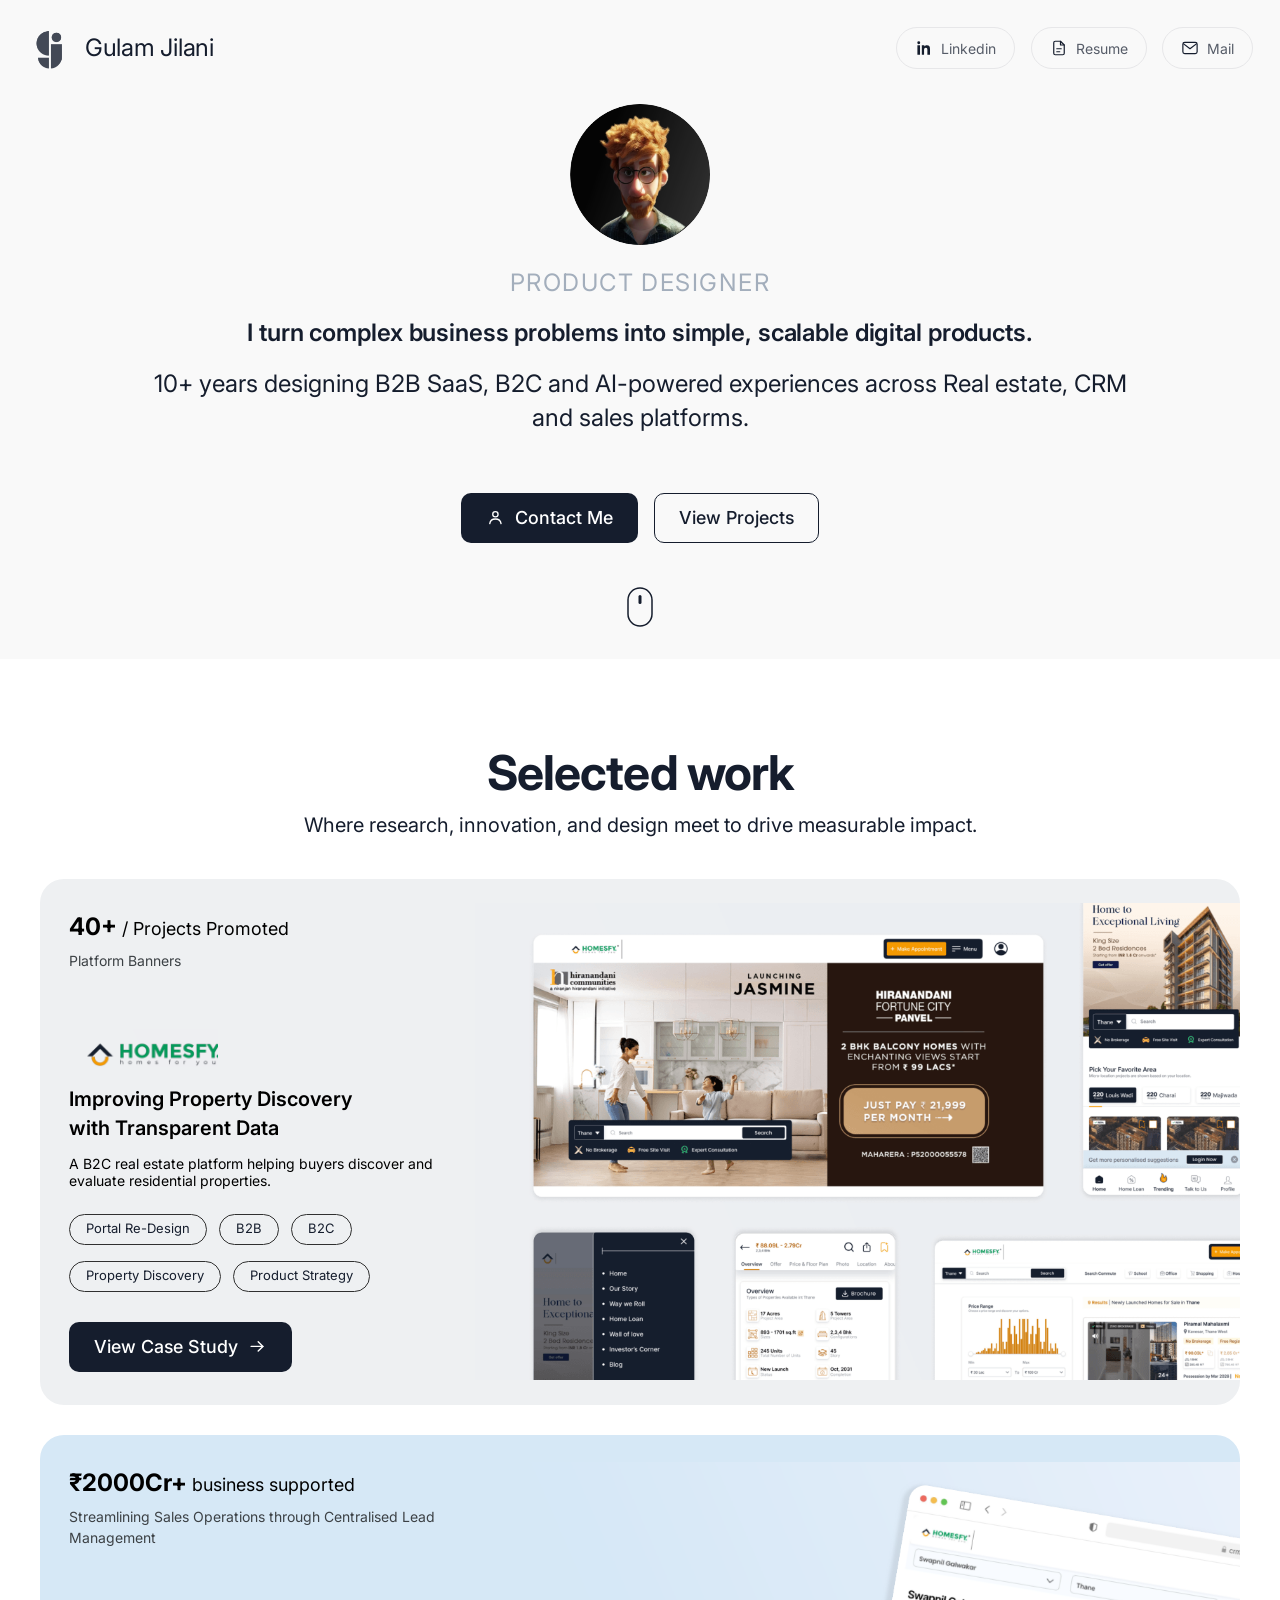
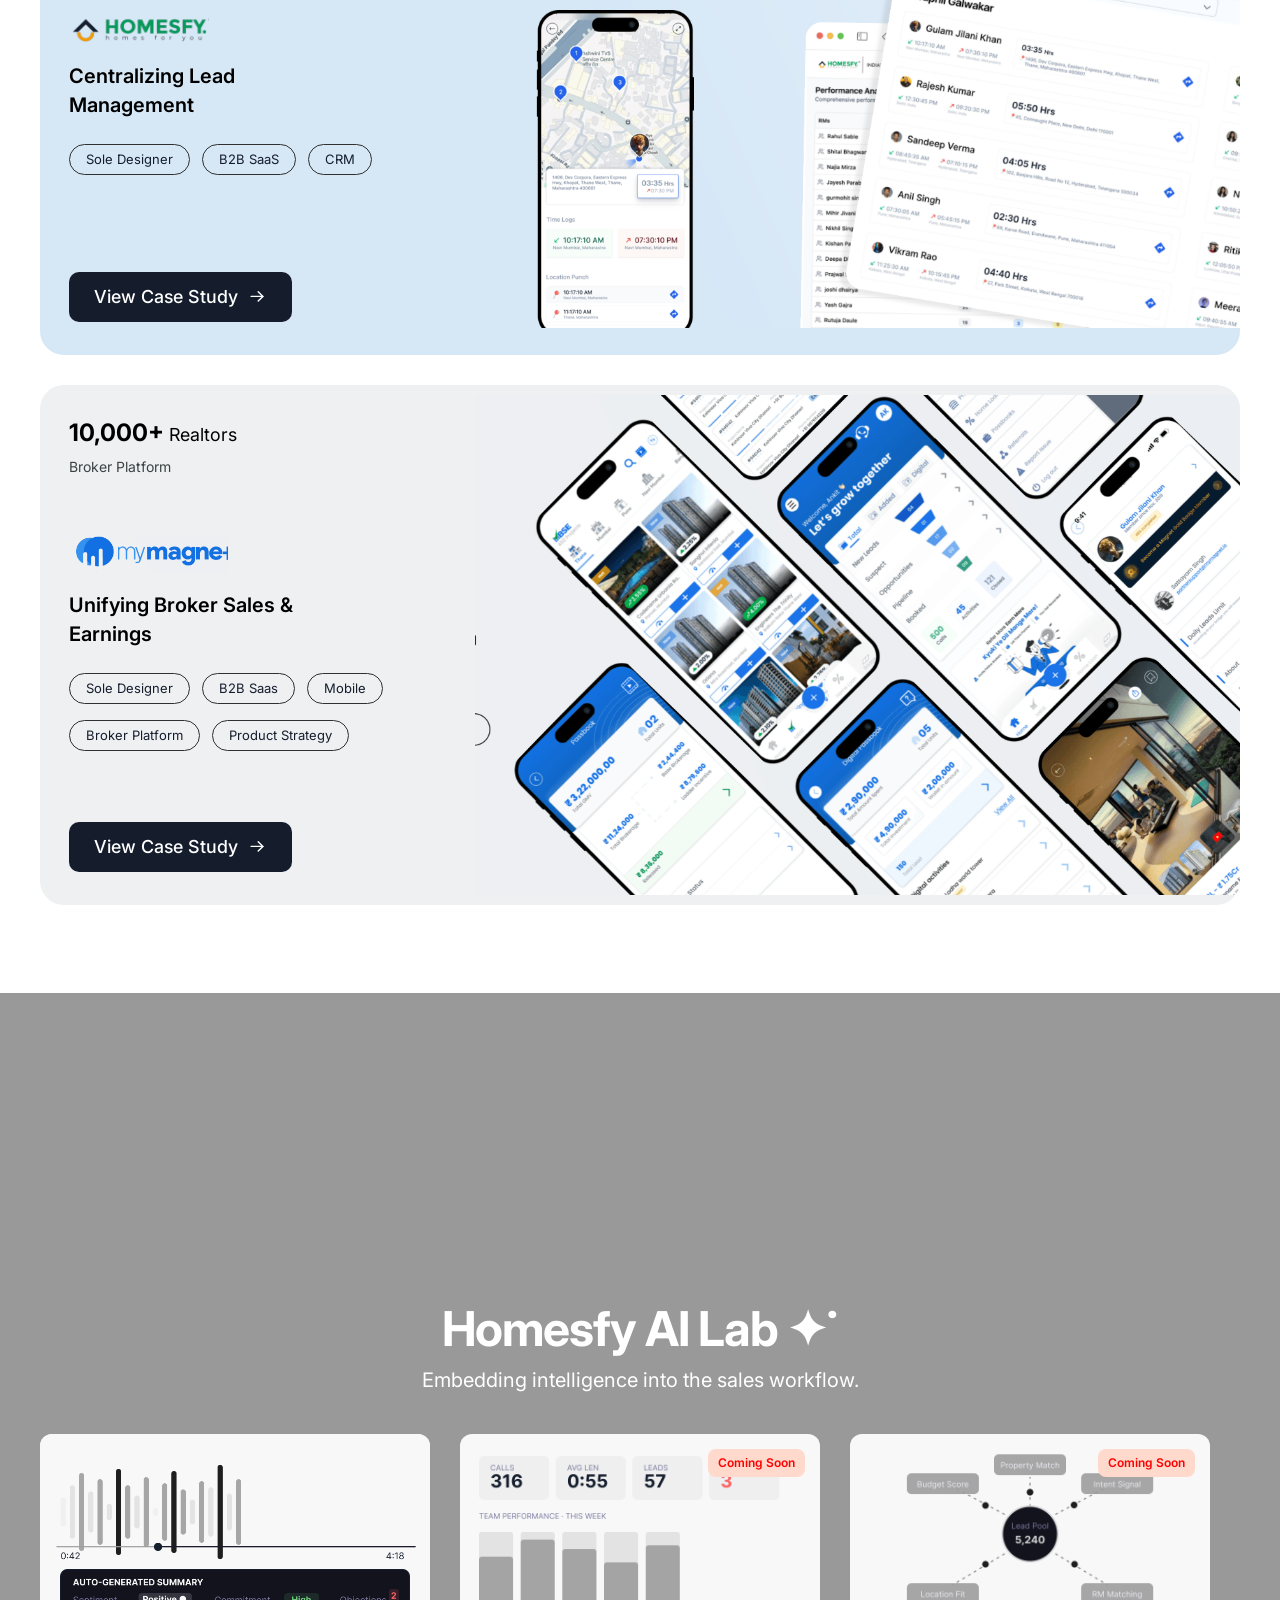
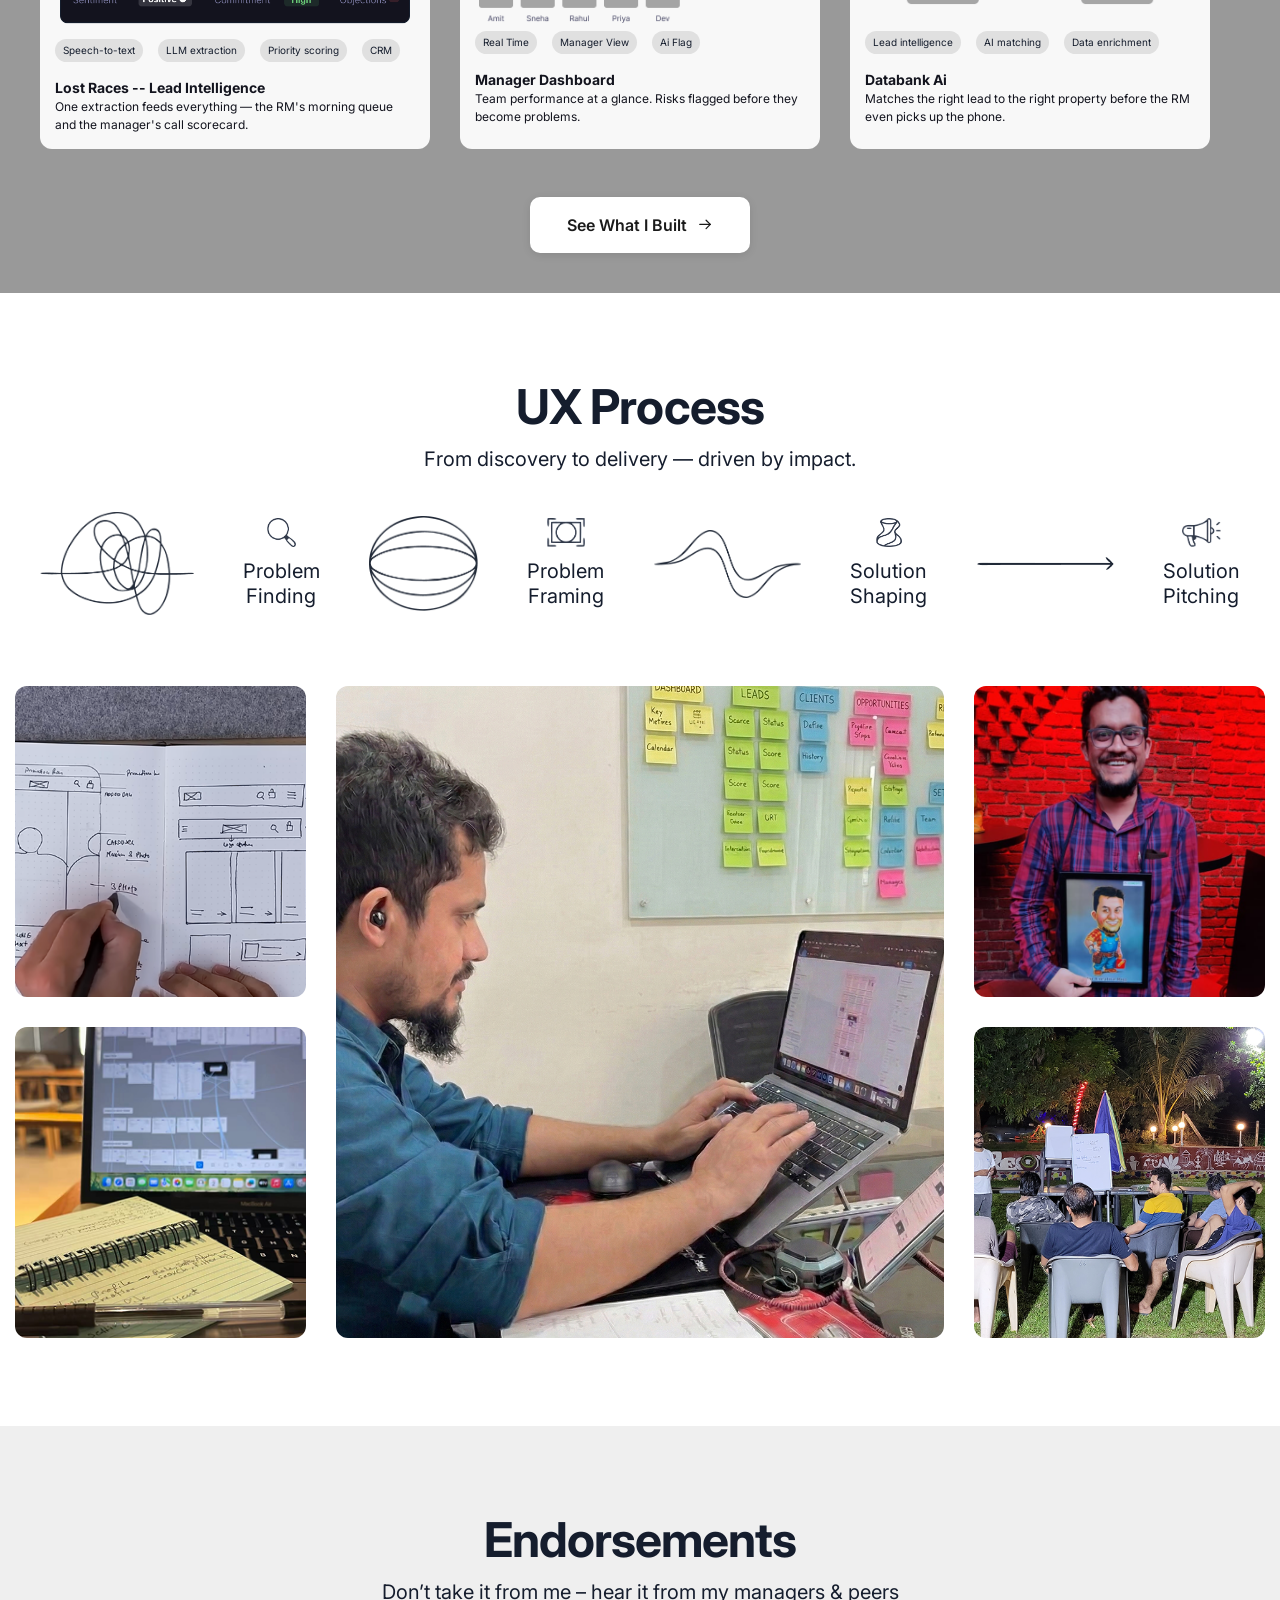
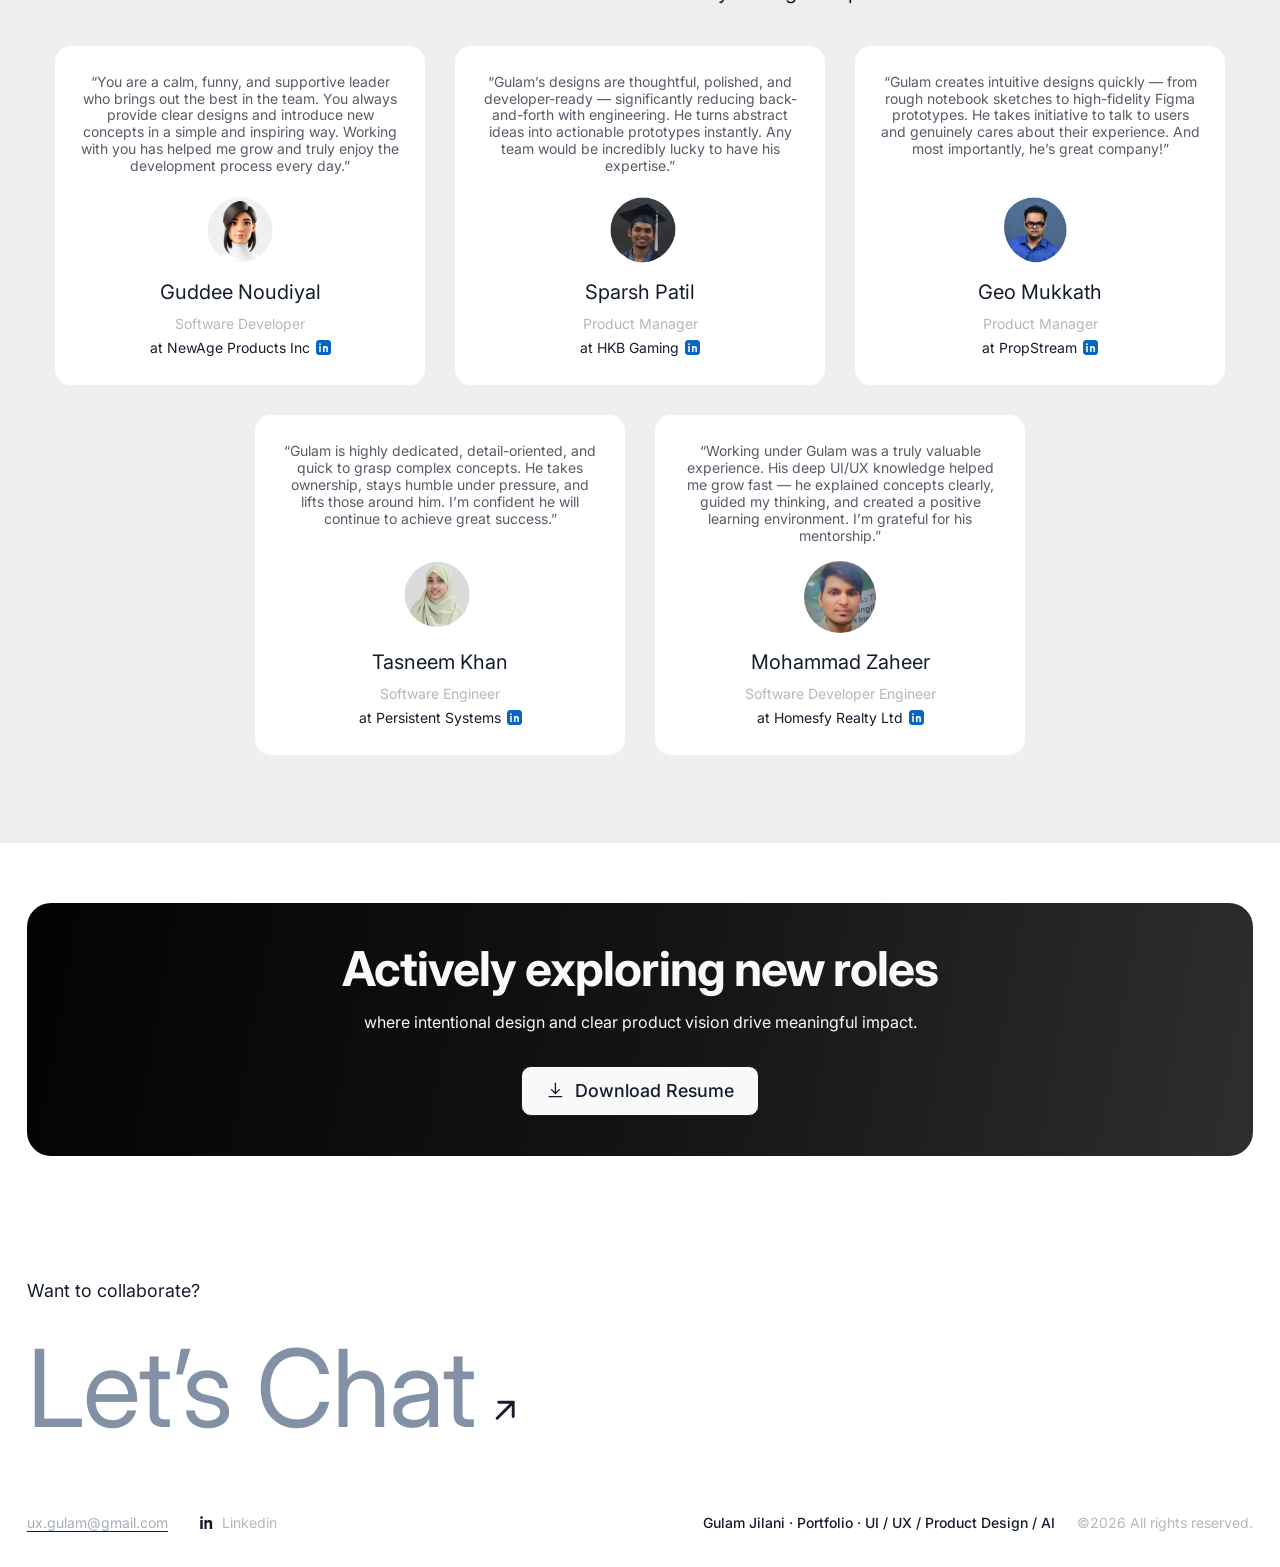
<file: index.html>
<!DOCTYPE html>
<html lang="en">
<head>
<meta charset="UTF-8" />
<meta name="viewport" content="width=device-width, initial-scale=1, viewport-fit=cover" />
<title>Gulam Jilani · Product Designer</title>
<meta name="description" content="Product Designer with 10+ years designing B2B SaaS, B2C and AI-powered experiences across real estate, CRM and sales platforms." />
<meta name="theme-color" content="#f9f9f9" />

<meta property="og:title" content="Gulam Jilani · Product Designer" />
<meta property="og:description" content="I turn complex business problems into simple, scalable digital products." />
<meta property="og:type" content="website" />
<meta property="og:image" content="assets/images/profile.png" />

<link rel="icon" href="assets/images/logo_header.png" />
<link rel="preconnect" href="https://fonts.googleapis.com" />
<link rel="preconnect" href="https://fonts.gstatic.com" crossorigin />
<link href="https://fonts.googleapis.com/css2?family=Inter:wght@400;500;600;700&display=swap" rel="stylesheet" />
<link rel="stylesheet" href="assets/css/v3.css" />
</head>
<body>
<!-- ============ HEADER ============ -->
<header class="site-header">
  <div class="wrap wrap--frame header-inner">
    <a class="brand" href="#top" aria-label="Gulam Jilani — home">
      <img class="brand-mark" src="assets/images/logo_header.png" alt="" width="44" height="44" />
      <span class="brand-name">Gulam Jilani</span>
    </a>

    <nav class="header-actions" aria-label="Navigation">
      <!-- TODO: replace # with the real LinkedIn profile URL -->
      <!-- aria-label is required: .pill-label is display:none below 640px, which
           removes it from the accessibility tree, leaving the link unnamed. -->
      <a class="pill" href="https://www.linkedin.com/in/gulam-jilani-55a26b123/" target="_blank" rel="noopener" aria-label="Linkedin">
        <svg class="ic" viewBox="0 0 24 24" aria-hidden="true"><path fill="currentColor" d="M6.94 5a1.94 1.94 0 1 1-3.88 0 1.94 1.94 0 0 1 3.88 0ZM3.2 8.4h3.5V21H3.2V8.4Zm5.9 0h3.36v1.72h.05c.47-.86 1.6-1.77 3.3-1.77 3.53 0 4.19 2.24 4.19 5.15V21h-3.5v-6.06c0-1.45-.03-3.3-2.05-3.3-2.06 0-2.37 1.57-2.37 3.2V21H9.1V8.4Z"/></svg>
        <span class="pill-label">Linkedin</span>
      </a>

      <!-- TODO: point href at the resume PDF, e.g. assets/Gulam-Jilani-Resume.pdf -->
      <a class="pill" target="_blank" href="https://drive.google.com/file/d/1tel5gXtBqFxPdMZ285OQE-GDXLcQVDHw/view?usp=sharing?usp=sharing&ouid=104128095403604787964&rtpof=true&sd=true" aria-label="Resume" title="Resume">
        <svg class="ic" viewBox="0 0 24 24" fill="none" stroke="currentColor" stroke-width="1.6" stroke-linecap="round" stroke-linejoin="round" aria-hidden="true"><path d="M14 3H7a2 2 0 0 0-2 2v14a2 2 0 0 0 2 2h10a2 2 0 0 0 2-2V8l-5-5Z"/><path d="M14 3v5h5"/><path d="M9 13h6M9 17h4"/></svg>
        <span class="pill-label">Resume</span>
      </a>

      <a class="pill" href="mailto:ux.gulam@gmail.com" aria-label="Mail (ux.gulam@gmail.com)" title="ux.gulam@gmail.com">
        <svg class="ic" viewBox="0 0 24 24" fill="none" stroke="currentColor" stroke-width="1.6" stroke-linecap="round" stroke-linejoin="round" aria-hidden="true"><rect x="2.5" y="4.5" width="19" height="15" rx="2.5"/><path d="m3.5 6.5 8.5 6.5 8.5-6.5"/></svg>
        <span class="pill-label">Mail</span>
      </a>
    </nav>
  </div>
</header>

<main id="top">

  <!-- ============ HERO ============ -->
  <section class="hero">
    <div class="wrap hero-inner">
      <img class="hero-photo" src="assets/images/profile.png" alt="Portrait of Gulam Jilani" width="150" height="150" />
      <p class="hero-eyebrow">Product Designer</p>
      <h1 class="hero-title">I turn complex business problems into simple, scalable digital products.</h1>
      <p class="hero-sub">10+ years designing B2B SaaS, B2C and AI-powered experiences across Real estate, CRM and sales platforms.</p>

      <div class="hero-actions">
        <a class="btn btn-dark" href="mailto:ux.gulam@gmail.com" aria-label="Mail (ux.gulam@gmail.com)" title="ux.gulam@gmail.com" href="#contact">
          <svg class="ic" viewBox="0 0 24 24" fill="none" stroke="currentColor" stroke-width="1.7" stroke-linecap="round" stroke-linejoin="round" aria-hidden="true"><circle cx="12" cy="8" r="3.4"/><path d="M4.8 20c.5-3.7 3.4-6 7.2-6s6.7 2.3 7.2 6"/></svg>
          Contact Me
        </a>
        <a class="btn btn-ghost" href="#work">View Projects</a>
      </div>

      <div class="scroll-cue" aria-hidden="true">
        <svg viewBox="0 0 26 40" fill="none"><rect x="1" y="1" width="24" height="38" rx="12" stroke="currentColor" stroke-width="1.5"/><rect class="wheel" x="11.5" y="8" width="3" height="9" rx="1.5" fill="currentColor"/></svg>
      </div>
    </div>
  </section>

  <!-- ============ SELECTED WORK ============ -->
  <section class="section" id="work">
    <div class="wrap">
      <header class="section-head">
        <h2>Selected work</h2>
        <p>Where research, innovation, and design meet to drive measurable impact.</p>
      </header>

      <!-- Project 1 -->
      <article class="project">
        <div class="project-body">
          <p class="stat"><b>40+</b> <span>/ Projects Promoted</span></p>
          <p class="stat-caption">Platform Banners</p>

          <img class="project-logo" src="assets/images/p1_logo.png" alt="Homesfy" width="202" height="41" />
          <h3 class="project-title">Improving Property Discovery with Transparent Data</h3>
          <p class="project-desc">A B2C real estate platform helping buyers discover and evaluate residential properties.</p>

          <ul class="tags">
            <li class="tag">Portal Re-Design</li>
            <li class="tag-sep" aria-hidden="true"></li>
            <li class="tag">B2B</li>
            <li class="tag-sep" aria-hidden="true"></li>
            <li class="tag">B2C</li>
            <li class="tag-sep" aria-hidden="true"></li>
            <li class="tag">Property Discovery</li>
            <li class="tag-sep" aria-hidden="true"></li>
            <li class="tag">Product Strategy</li>
          </ul>

          <a class="btn btn-dark btn-case" target="_blank" href="https://www.figma.com/proto/WLXTiDQje4rRaQOKyWuvXF/CRM_Case_Study?node-id=1-254&viewport=212%2C181%2C0.11&t=X1Kdru171p0Vx9fC-1&scaling=min-zoom&content-scaling=fixed&page-id=0%3A1">
            View Case Study
            <svg class="ic" viewBox="0 0 24 24" fill="none" stroke="currentColor" stroke-width="1.8" stroke-linecap="round" stroke-linejoin="round" aria-hidden="true"><path d="M4 12h15"/><path d="m13 6 6 6-6 6"/></svg>
          </a>
        </div>
        <div class="project-media">
          <img src="assets/images/p1_visual.png" alt="Homesfy property discovery portal screens" loading="lazy" />
        </div>
      </article>

      <!-- Project 2 -->
      <article class="project project--blue">
        <div class="project-body">
          <p class="stat"><b>&#8377;2000Cr+</b> <span>business supported</span></p>
          <p class="stat-caption">Streamlining Sales Operations through Centralised Lead Management</p>

          <img class="project-logo" src="assets/images/p2_logo.png" alt="Homesfy" width="202" height="41" />
          <h3 class="project-title">Centralizing Lead Management</h3>

          <ul class="tags">
            <li class="tag">Sole Designer</li>
            <li class="tag-sep" aria-hidden="true"></li>
            <li class="tag">B2B SaaS</li>
            <li class="tag-sep" aria-hidden="true"></li>
            <li class="tag">CRM</li>
          </ul>

          <a class="btn btn-dark btn-case" target="_blank" href="https://www.figma.com/proto/WLXTiDQje4rRaQOKyWuvXF/CRM_Case_Study?node-id=1-499&viewport=-107%2C237%2C0.3&t=BEieFvi2sIynjUaI-1&scaling=min-zoom&content-scaling=fixed&page-id=0%3A1">
            View Case Study
            <svg class="ic" viewBox="0 0 24 24" fill="none" stroke="currentColor" stroke-width="1.8" stroke-linecap="round" stroke-linejoin="round" aria-hidden="true"><path d="M4 12h15"/><path d="m13 6 6 6-6 6"/></svg>
          </a>
        </div>
        <div class="project-media">
          <img src="assets/images/p2_visual.png" alt="Homesfy CRM dashboard and mobile lead tracking screens" loading="lazy" />
        </div>
      </article>

      <!-- Project 3 -->
      <article class="project">
        <div class="project-body">
          <p class="stat"><b>10,000+</b> <span>Realtors</span></p>
          <p class="stat-caption">Broker Platform</p>

          <img class="project-logo" src="assets/images/p3_logo.png" alt="mymagnet" width="202" height="41" />
          <h3 class="project-title">Unifying Broker Sales &amp; Earnings</h3>

          <ul class="tags">
            <li class="tag">Sole Designer</li>
            <li class="tag-sep" aria-hidden="true"></li>
            <li class="tag">B2B Saas</li>
            <li class="tag-sep" aria-hidden="true"></li>
            <li class="tag">Mobile</li>
            <li class="tag-sep" aria-hidden="true"></li>
            <li class="tag">Broker Platform</li>
            <li class="tag-sep" aria-hidden="true"></li>
            <li class="tag">Product Strategy</li>
          </ul>

          <a class="btn btn-dark btn-case" target="_blank" href="mymagnet.html  ">
            View Case Study
            <svg class="ic" viewBox="0 0 24 24" fill="none" stroke="currentColor" stroke-width="1.8" stroke-linecap="round" stroke-linejoin="round" aria-hidden="true"><path d="M4 12h15"/><path d="m13 6 6 6-6 6"/></svg>
          </a>
        </div>
        <div class="project-media">
          <img src="assets/images/p3_visual.png" alt="mymagnet broker app screens showing sales and earnings" loading="lazy" />
        </div>
      </article>
    </div>
  </section>
  <!-- ============ AI LAB ============ -->
  <section class="ai-lab" id="ai-lab">
    
    <div class="ai-lab-hero">
      <video autoplay muted loop playsinline src="/assets/images/AI_Lab.mp4"></video>
    </div>
    <div class="wrap">
      <header class="section-head">
        <h2>Homesfy AI Lab ✦˙</h2>
        <p>Embedding intelligence into the sales workflow.</p>
    </header>
   <article>
    <ul class="no-align">
      <!-- ============ First ============ -->
      <li>
        <span class="card">
          <img src="/assets/images/Lead_Score.png"/>
        </span>
        <sub class="tag">
          <ul>
            <li>Speech-to-text</li>
            <li>LLM extraction</li>
            <li>Priority scoring</li>
            <li>CRM</li>
          </ul>
        </sub>
        <h3>
          Lost Races -- Lead Intelligence
        </h3>
        <p>
          One extraction feeds everything — the RM's morning queue and the manager's call scorecard.
        </p>
      </li>
      <!-- ============ First ============ -->
       <!-- ============ Second ============ -->
      <li>
        <span class="status-coming">
          Coming Soon 
        </span>
        <span class="card">
          <img src="/assets/images/Digital_Dashboard.png"/>
        </span>
        <sub class="tag">
          <ul>
            <li>Real Time</li>
            <li>Manager View</li>
            <li>Ai Flag</li>
          </ul>
        </sub>
        <h3>
          Manager Dashboard
        </h3>
        <p>
          Team performance at a glance. Risks flagged before they become problems.
        </p>
      </li>
      <!-- ============ Second ============ -->
       <!-- ============ Third ============ -->
      <li>
        <span class="status-coming">
          Coming Soon 
        </span>
        <span class="card">
          <img src="/assets/images/DataBankAI.png"/>
        </span>
        <sub class="tag">
          <ul>
            <li>Lead intelligence</li>
            <li>AI matching</li>
            <li>Data enrichment</li>
          </ul>
        </sub>
        <h3>
          Databank Ai
        </h3>
        <p>
          Matches the right lead to the right property before the RM even picks up the phone.
        </p>
      </li>
      <!-- ============ Third ============ -->
    </ul>
   </article>
    <div class="ai-lab-cta">
      <a class="btn btn-pill" href="ai-lab.html">
        See What I Built
        <svg class="ic" viewBox="0 0 24 24" fill="none" stroke="currentColor" stroke-width="1.8" stroke-linecap="round" stroke-linejoin="round" aria-hidden="true"><path d="M4 12h15"/><path d="m13 6 6 6-6 6"/></svg>
      </a>
    </div>
    </div>
  </section>

  <!-- ============ CTA ============ -->
  <!-- ============ UX PROCESS ============ -->
  <section class="section section--process">
    <div class="wrap">
      <header class="section-head">
        <h2>UX Process</h2>
        <p>From discovery to delivery &mdash; driven by impact.</p>
      </header>

      <ol class="flow">
        <li class="flow-art"><img src="assets/images/art_squiggle.png" alt="" loading="lazy" /></li>
        <li class="flow-step">
          <img class="flow-icon" src="assets/images/ic_find.png" alt="" loading="lazy" />
          <span>Problem<br />Finding</span>
        </li>

        <li class="flow-art"><img src="assets/images/art_sphere.png" alt="" loading="lazy" /></li>
        <li class="flow-step">
          <img class="flow-icon" src="assets/images/ic_frame.png" alt="" loading="lazy" />
          <span>Problem<br />Framing</span>
        </li>

        <li class="flow-art"><img src="assets/images/art_wave.png" alt="" loading="lazy" /></li>
        <li class="flow-step">
          <img class="flow-icon" src="assets/images/ic_shape.png" alt="" loading="lazy" />
          <span>Solution<br />Shaping</span>
        </li>

        <li class="flow-art"><img src="assets/images/art_arrow.png" alt="" loading="lazy" /></li>
        <li class="flow-step">
          <img class="flow-icon" src="assets/images/ic_pitch.png" alt="" loading="lazy" />
          <span>Solution<br />Pitching</span>
        </li>
      </ol>
    </div>

    <div class="collage" aria-label="Design process in practice">
      <div class="collage-col collage-col--left">
        <figure><img src="assets/images/ux_topleft.png" alt="Hand-sketched wireframes in a notebook" loading="lazy" /></figure>
        <figure><img src="assets/images/ux_botleft.png" alt="User flows on a laptop beside handwritten research notes" loading="lazy" /></figure>
      </div>
      <div class="collage-col collage-col--center">
        <figure><img src="assets/images/ux_center.png" alt="Gulam working at his desk in front of a workshop board" loading="lazy" /></figure>
      </div>
      <div class="collage-col collage-col--right">
        <figure><img src="assets/images/ux_topright.png" alt="Gulam holding a framed caricature award" loading="lazy" /></figure>
        <figure><img src="assets/images/ux_botright.png" alt="Presenting to a team at an outdoor session" loading="lazy" /></figure>
      </div>
    </div>
  </section>

  <!-- ============ ENDORSEMENTS ============ -->
  <section class="section section--endorse">
    <div class="wrap">
      <header class="section-head">
        <h2>Endorsements</h2>
        <p>Don&rsquo;t take it from me &ndash; hear it from my managers &amp; peers</p>
      </header>

      <div class="quotes">
        <figure class="quote">
          <blockquote>&ldquo;You are a calm, funny, and supportive leader who brings out the best in the team. You always provide clear designs and introduce new concepts in a simple and inspiring way. Working with you has helped me grow and truly enjoy the development process every day.&rdquo;</blockquote>
          <figcaption>
            <img class="avatar" src="assets/images/avatar_guddee.png" alt="" width="72" height="72" loading="lazy" />
            <span class="quote-name">Guddee Noudiyal</span>
            <span class="quote-role">Software Developer</span>
            <span class="quote-at">at NewAge Products Inc
              <a href="#" aria-label="Guddee Noudiyal on LinkedIn" class="li-badge"><svg viewBox="0 0 24 24" aria-hidden="true"><rect width="24" height="24" rx="4" fill="#0A66C2"/><path fill="#fff" d="M7.6 9.4H5.2V19h2.4V9.4Zm.2-2.7a1.4 1.4 0 1 0-2.8 0 1.4 1.4 0 0 0 2.8 0ZM19 19h-2.4v-4.7c0-1.1-.4-1.9-1.4-1.9-.8 0-1.2.5-1.4 1-.1.2-.1.5-.1.8V19H11.3s0-8.2 0-9.6h2.4v1.4c.3-.5 1-1.2 2.3-1.2 1.7 0 3 1.1 3 3.5V19Z"/></svg></a>
            </span>
          </figcaption>
        </figure>

        <figure class="quote">
          <blockquote>&ldquo;Gulam&rsquo;s designs are thoughtful, polished, and developer-ready &mdash; significantly reducing back-and-forth with engineering. He turns abstract ideas into actionable prototypes instantly. Any team would be incredibly lucky to have his expertise.&rdquo;</blockquote>
          <figcaption>
            <img class="avatar" src="assets/images/avatar_sparsh.png" alt="" width="72" height="72" loading="lazy" />
            <span class="quote-name">Sparsh Patil</span>
            <span class="quote-role">Product Manager</span>
            <span class="quote-at">at HKB Gaming
              <a href="#" aria-label="Sparsh Patil on LinkedIn" class="li-badge"><svg viewBox="0 0 24 24" aria-hidden="true"><rect width="24" height="24" rx="4" fill="#0A66C2"/><path fill="#fff" d="M7.6 9.4H5.2V19h2.4V9.4Zm.2-2.7a1.4 1.4 0 1 0-2.8 0 1.4 1.4 0 0 0 2.8 0ZM19 19h-2.4v-4.7c0-1.1-.4-1.9-1.4-1.9-.8 0-1.2.5-1.4 1-.1.2-.1.5-.1.8V19H11.3s0-8.2 0-9.6h2.4v1.4c.3-.5 1-1.2 2.3-1.2 1.7 0 3 1.1 3 3.5V19Z"/></svg></a>
            </span>
          </figcaption>
        </figure>

        <figure class="quote">
          <blockquote>&ldquo;Gulam creates intuitive designs quickly &mdash; from rough notebook sketches to high-fidelity Figma prototypes. He takes initiative to talk to users and genuinely cares about their experience. And most importantly, he&rsquo;s great company!&rdquo;</blockquote>
          <figcaption>
            <img class="avatar" src="assets/images/avatar_geo.png" alt="" width="72" height="72" loading="lazy" />
            <span class="quote-name">Geo Mukkath</span>
            <span class="quote-role">Product Manager</span>
            <span class="quote-at">at PropStream
              <a href="#" aria-label="Geo Mukkath on LinkedIn" class="li-badge"><svg viewBox="0 0 24 24" aria-hidden="true"><rect width="24" height="24" rx="4" fill="#0A66C2"/><path fill="#fff" d="M7.6 9.4H5.2V19h2.4V9.4Zm.2-2.7a1.4 1.4 0 1 0-2.8 0 1.4 1.4 0 0 0 2.8 0ZM19 19h-2.4v-4.7c0-1.1-.4-1.9-1.4-1.9-.8 0-1.2.5-1.4 1-.1.2-.1.5-.1.8V19H11.3s0-8.2 0-9.6h2.4v1.4c.3-.5 1-1.2 2.3-1.2 1.7 0 3 1.1 3 3.5V19Z"/></svg></a>
            </span>
          </figcaption>
        </figure>

        <figure class="quote">
          <blockquote>&ldquo;Gulam is highly dedicated, detail-oriented, and quick to grasp complex concepts. He takes ownership, stays humble under pressure, and lifts those around him. I&rsquo;m confident he will continue to achieve great success.&rdquo;</blockquote>
          <figcaption>
            <img class="avatar" src="assets/images/avatar_tasneem.png" alt="" width="72" height="72" loading="lazy" />
            <span class="quote-name">Tasneem Khan</span>
            <span class="quote-role">Software Engineer</span>
            <span class="quote-at">at Persistent Systems
              <a href="#" aria-label="Tasneem Khan on LinkedIn" class="li-badge"><svg viewBox="0 0 24 24" aria-hidden="true"><rect width="24" height="24" rx="4" fill="#0A66C2"/><path fill="#fff" d="M7.6 9.4H5.2V19h2.4V9.4Zm.2-2.7a1.4 1.4 0 1 0-2.8 0 1.4 1.4 0 0 0 2.8 0ZM19 19h-2.4v-4.7c0-1.1-.4-1.9-1.4-1.9-.8 0-1.2.5-1.4 1-.1.2-.1.5-.1.8V19H11.3s0-8.2 0-9.6h2.4v1.4c.3-.5 1-1.2 2.3-1.2 1.7 0 3 1.1 3 3.5V19Z"/></svg></a>
            </span>
          </figcaption>
        </figure>

        <figure class="quote">
          <blockquote>&ldquo;Working under Gulam was a truly valuable experience. His deep UI/UX knowledge helped me grow fast &mdash; he explained concepts clearly, guided my thinking, and created a positive learning environment. I&rsquo;m grateful for his mentorship.&rdquo;</blockquote>
          <figcaption>
            <img class="avatar" src="assets/images/avatar_zaheer.png" alt="" width="72" height="72" loading="lazy" />
            <span class="quote-name">Mohammad Zaheer</span>
            <span class="quote-role">Software Developer Engineer</span>
            <span class="quote-at">at Homesfy Realty Ltd
              <a href="#" aria-label="Mohammad Zaheer on LinkedIn" class="li-badge"><svg viewBox="0 0 24 24" aria-hidden="true"><rect width="24" height="24" rx="4" fill="#0A66C2"/><path fill="#fff" d="M7.6 9.4H5.2V19h2.4V9.4Zm.2-2.7a1.4 1.4 0 1 0-2.8 0 1.4 1.4 0 0 0 2.8 0ZM19 19h-2.4v-4.7c0-1.1-.4-1.9-1.4-1.9-.8 0-1.2.5-1.4 1-.1.2-.1.5-.1.8V19H11.3s0-8.2 0-9.6h2.4v1.4c.3-.5 1-1.2 2.3-1.2 1.7 0 3 1.1 3 3.5V19Z"/></svg></a>
            </span>
          </figcaption>
        </figure>
      </div>
    </div>
  </section>


  <section class="cta" id="contact">
    <div class="wrap wrap--frame">
      <div class="cta-card">
        <h2>Actively exploring new roles</h2>
        <p>where intentional design and clear product vision drive meaningful impact.</p>
        <!-- TODO: point href at the resume PDF -->
        <a class="btn btn-light" target="_blank" href="https://drive.google.com/file/d/1tel5gXtBqFxPdMZ285OQE-GDXLcQVDHw/view?usp=sharing" download>
          <svg class="ic" viewBox="0 0 24 24" fill="none" stroke="currentColor" stroke-width="1.7" stroke-linecap="round" stroke-linejoin="round" aria-hidden="true"><path d="M12 3v12"/><path d="m7 11 5 5 5-5"/><path d="M4 20h16"/></svg>
          Download Resume
        </a>
      </div>
    </div>
  </section>

</main>

<!-- ============ FOOTER ============ -->
<footer class="site-footer">
  <div class="wrap wrap--frame">
    <p class="footer-kicker">Want to collaborate?</p>
    <a class="footer-chat" href="mailto:ux.gulam@gmail.com">
      <span>Let&rsquo;s Chat</span>
      <svg class="chat-arrow" viewBox="0 0 24 24" fill="none" stroke="currentColor" stroke-width="1.8" stroke-linecap="round" stroke-linejoin="round" aria-hidden="true"><path d="M7 17 17 7"/><path d="M8 7h9v9"/></svg>
    </a>

    <div class="footer-bottom">
      <div class="footer-links">
        <a href="mailto:ux.gulam@gmail.com"><span class="at">ux.gulam@gmail.com</span> </a>
        <!-- TODO: replace # with the real LinkedIn profile URL -->
        <a href="https://www.linkedin.com/in/gulam-jilani-55a26b123/" target="_blank" rel="noopener" class="footer-li">
          <svg class="ic" viewBox="0 0 24 24" aria-hidden="true"><path fill="currentColor" d="M6.94 5a1.94 1.94 0 1 1-3.88 0 1.94 1.94 0 0 1 3.88 0ZM3.2 8.4h3.5V21H3.2V8.4Zm5.9 0h3.36v1.72h.05c.47-.86 1.6-1.77 3.3-1.77 3.53 0 4.19 2.24 4.19 5.15V21h-3.5v-6.06c0-1.45-.03-3.3-2.05-3.3-2.06 0-2.37 1.57-2.37 3.2V21H9.1V8.4Z"/></svg>
          Linkedin
        </a>
      </div>
      <p class="footer-meta">
        <span>Gulam Jilani · Portfolio · UI / UX / Product Design / AI</span>
        <span class="footer-copy">©2026 All rights reserved.</span>
      </p>
    </div>
  </div>
</footer>

<script defer src="assets/js/header-scroll.js"></script>
</body>
</html>
</file>
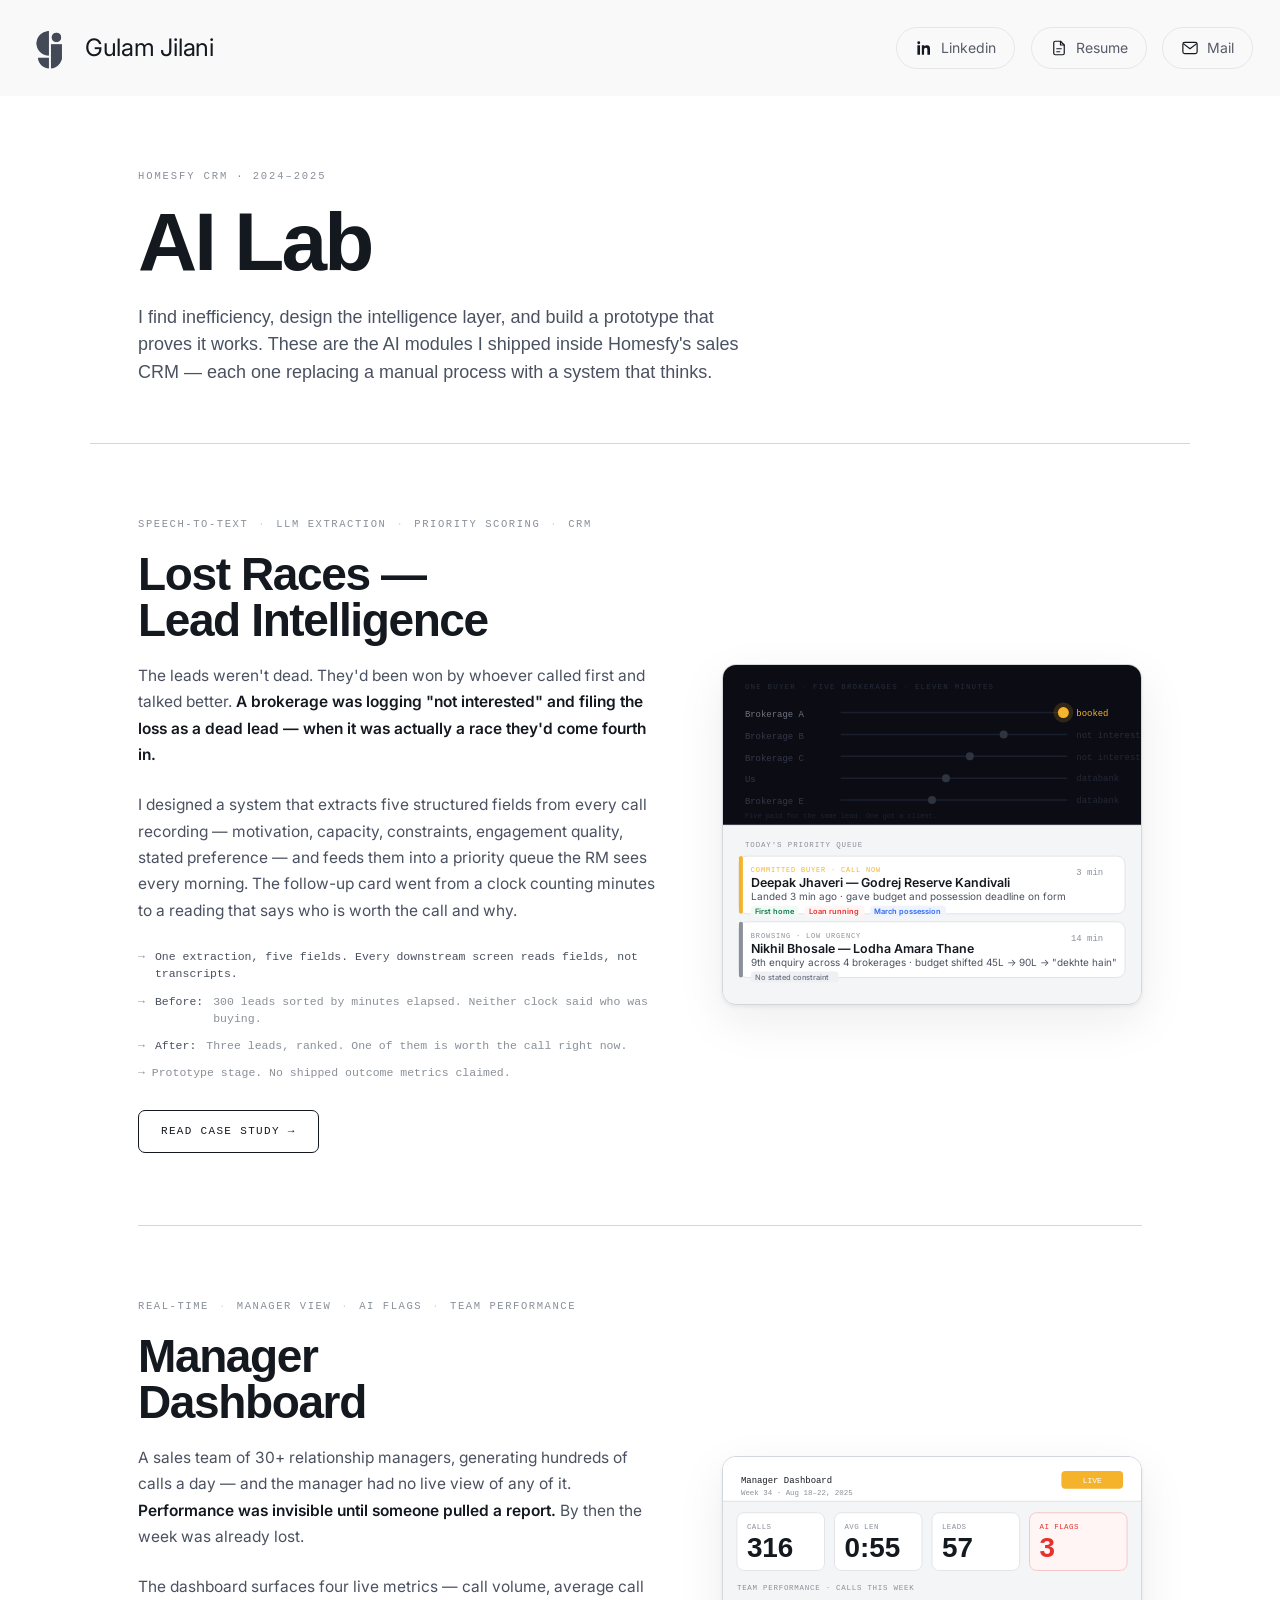
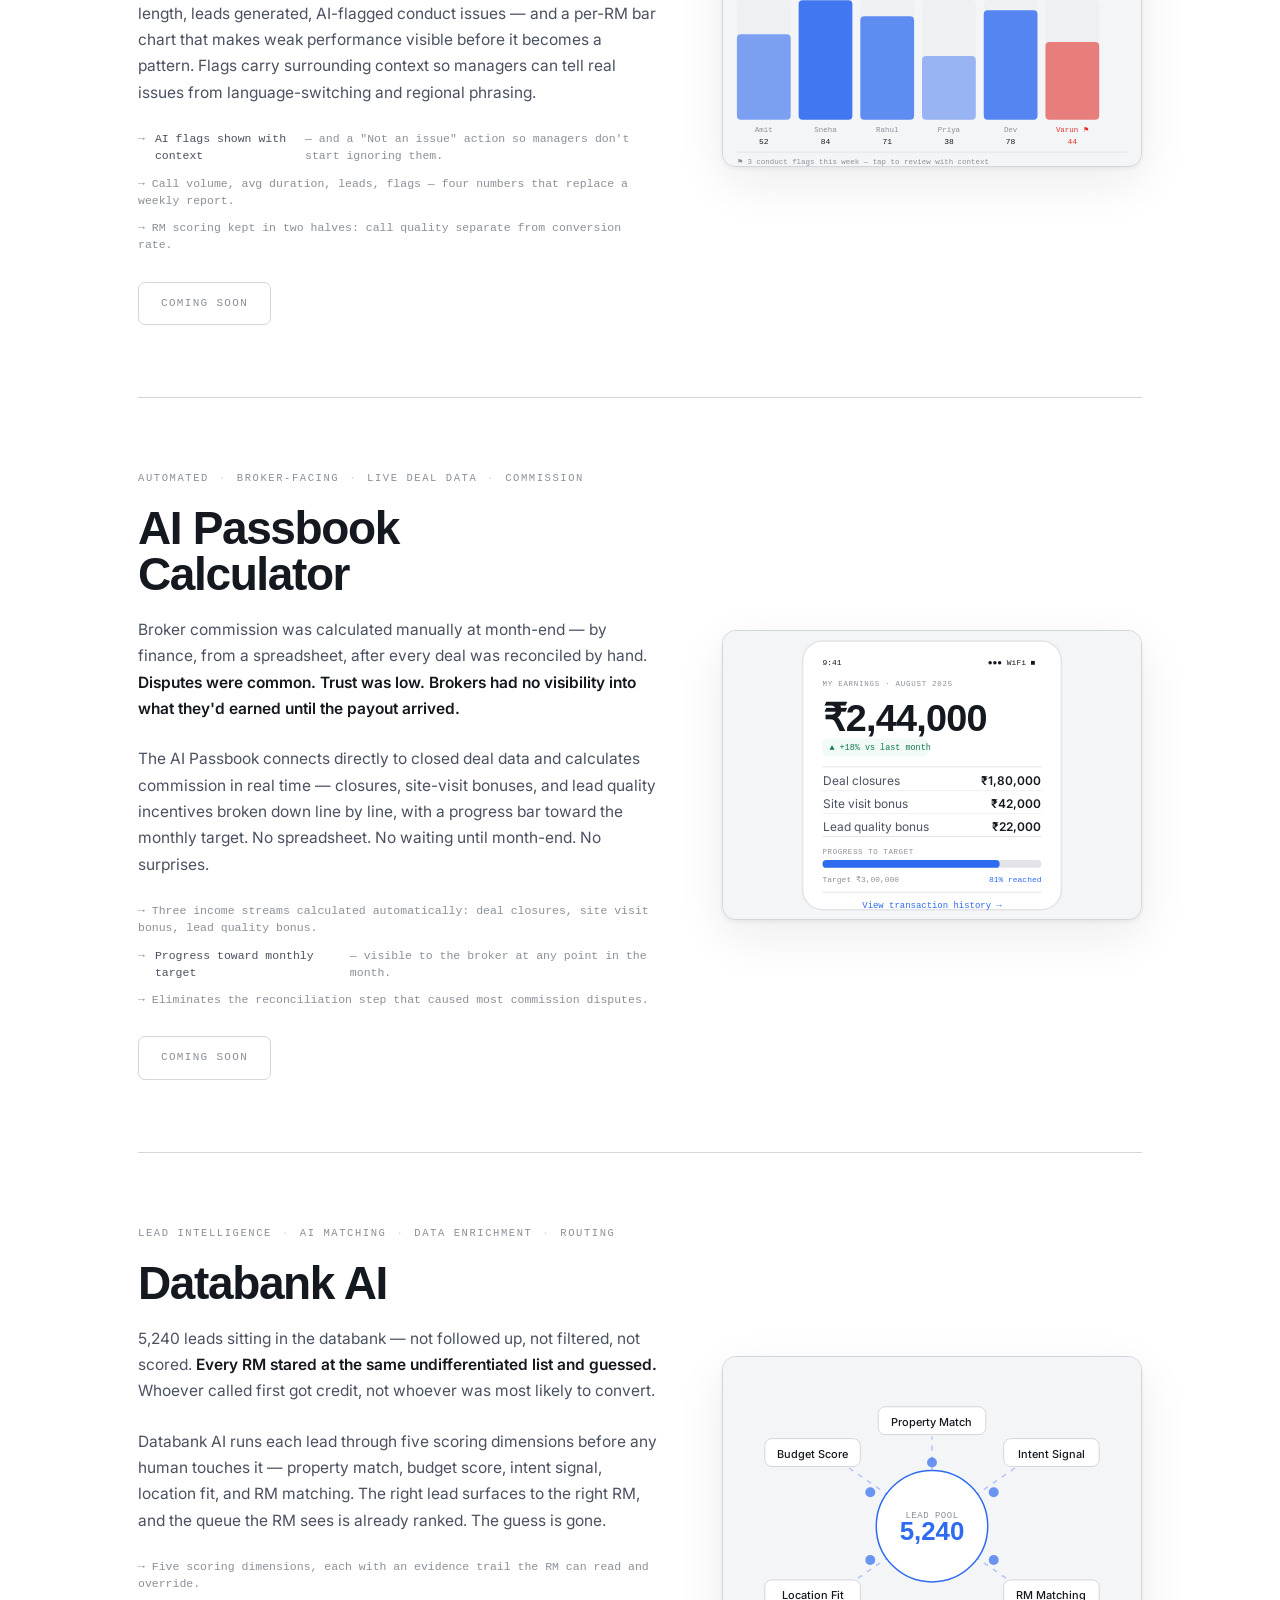
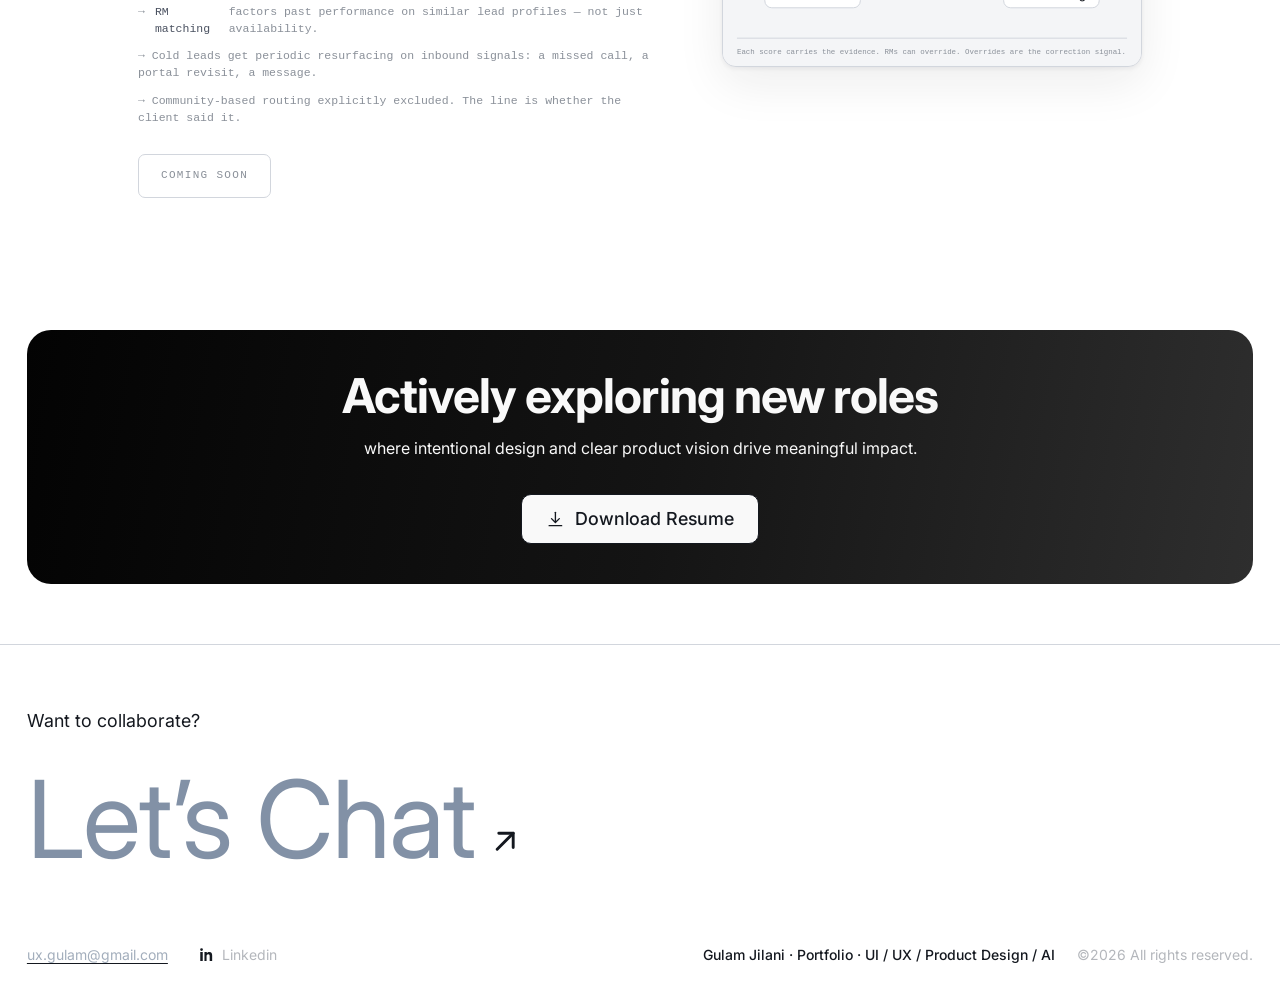
<file: ai-lab.html>
<!doctype html>
<html lang="en">
<head>
<meta charset="UTF-8" />
<meta name="viewport" content="width=device-width, initial-scale=1, viewport-fit=cover" />
<title>Gulam Jilani · Product Designer</title>
<meta name="description" content="Product Designer with 10+ years designing B2B SaaS, B2C and AI-powered experiences across real estate, CRM and sales platforms." />
<meta name="theme-color" content="#f9f9f9" />

<meta property="og:title" content="Gulam Jilani · Product Designer" />
<meta property="og:description" content="I turn complex business problems into simple, scalable digital products." />
<meta property="og:type" content="website" />
<meta property="og:image" content="assets/images/profile.png" />

<link rel="icon" href="assets/images/logo_header.png" />
<link rel="preconnect" href="https://fonts.googleapis.com" />
<link rel="preconnect" href="https://fonts.gstatic.com" crossorigin />
<link href="https://fonts.googleapis.com/css2?family=Inter:wght@400;500;600;700&display=swap" rel="stylesheet" />
<link rel="stylesheet" href="assets/css/v3.css" />
<style>
:root {
  --ink:     #14181F;
  --ink-2:   #4A5160;
  --ink-3:   #8A9099;
  --paper:   #F4F5F7;
  --white:   #FFFFFF;
  --line:    #D2D6DD;
  --amber:   #F5B32B;
  --amber-bg:#FDF6E7;
  --blue:    #2F6BF0;
  --blue-bg: #EEF3FE;
  --green:   #0F7B4F;
  --green-bg:#F2FAF6;
  --red:     #E5322D;
  --red-bg:  #FEF5F4;
  --display: 'Bricolage Grotesque', sans-serif;
  --body:    'Inter', sans-serif;
  --mono:    'IBM Plex Mono', monospace;
}

*, *::before, *::after { box-sizing: border-box; margin: 0; padding: 0; }
html { scroll-behavior: smooth; }
body {
  background: var(--white);
  color: var(--ink);
  font-family: var(--body);
  font-size: 16px;
  line-height: 1.6;
  -webkit-font-smoothing: antialiased;
}


/* ── HEADER ── */
.lab-header {
  padding: 72px 48px 56px;
  max-width: 1100px;
  margin: 0 auto;
  border-bottom: 1px solid var(--line);
}
.lab-eyebrow {
  font-family: var(--mono);
  font-size: 10.5px;
  letter-spacing: 0.18em;
  text-transform: uppercase;
  color: var(--ink-3);
  margin-bottom: 18px;
}
.lab-title {
  font-family: var(--display);
  font-weight: 800;
  font-size: clamp(48px, 7vw, 82px);
  line-height: 0.96;
  letter-spacing: -0.035em;
  margin-bottom: 22px;
}
.lab-subtitle {
  font-family: var(--display);
  font-size: clamp(15px, 2vw, 18px);
  font-weight: 400;
  color: var(--ink-2);
  max-width: 60ch;
  line-height: 1.55;
}

/* ── MODULE LIST ── */
.module-list {
  max-width: 1100px;
  margin: 0 auto;
  padding: 0 48px;
}

.module {
  display: grid;
  grid-template-columns: 1fr 420px;
  gap: 64px;
  align-items: center;
  padding: 72px 0;
  border-bottom: 1px solid var(--line);
}
.module:last-child { border-bottom: none; }

/* text side */
.module-tags {
  font-family: var(--mono);
  font-size: 10.5px;
  letter-spacing: 0.15em;
  text-transform: uppercase;
  color: var(--ink-3);
  margin-bottom: 18px;
  display: flex;
  align-items: center;
  gap: 10px;
  flex-wrap: wrap;
}
.module-tags span { color: var(--line); }

.module-title {
  font-family: var(--display);
  font-weight: 800;
  font-size: clamp(28px, 4vw, 46px);
  line-height: 1.0;
  letter-spacing: -0.03em;
  margin-bottom: 20px;
}

.module-body {
  color: var(--ink-2);
  font-size: 15.5px;
  line-height: 1.7;
  max-width: 52ch;
  margin-bottom: 24px;
}
.module-body strong { color: var(--ink); font-weight: 600; }

.module-meta {
  display: flex;
  flex-direction: column;
  gap: 10px;
  margin-bottom: 28px;
}
.module-fact {
  font-family: var(--mono);
  font-size: 11.5px;
  color: var(--ink-3);
  display: flex;
  gap: 10px;
  line-height: 1.5;
}
.module-fact b { color: var(--ink-2); font-weight: 500; }

.module-cta {
  display: inline-flex;
  align-items: center;
  gap: 10px;
  font-family: var(--mono);
  font-size: 11px;
  letter-spacing: 0.12em;
  text-transform: uppercase;
  font-weight: 500;
  padding: 12px 22px;
  border-radius: 7px;
  text-decoration: none;
  transition: background 0.18s, color 0.18s, border-color 0.18s;
  border: 1.5px solid var(--ink);
  color: var(--ink);
  background: transparent;
}
.module-cta:hover {
  background: var(--ink);
  color: #fff;
}
.module-cta.disabled {
  border-color: var(--line);
  color: var(--ink-3);
  pointer-events: none;
}

/* visual side */
.module-visual {
  border-radius: 14px;
  overflow: hidden;
  border: 1px solid var(--line);
  box-shadow: 0 2px 4px rgba(20,24,31,0.06), 0 16px 48px rgba(20,24,31,0.08);
  background: var(--paper);
}
.module-visual svg {
  display: block;
  width: 100%;
  height: auto;
}

/* ── FOOTER ── */
footer {
  border-top: 1px solid var(--line);

}


/* ── RESPONSIVE ── */
@media (max-width: 900px) {
  nav, .lab-header, .module-list, footer { padding-left: 24px; padding-right: 24px; }
  .module {
    grid-template-columns: 1fr;
    gap: 36px;
    padding: 54px 0;
  }
  .module-visual { order: -1; }
}
</style>
</head>
<body>

<header class="site-header">
  <div class="wrap wrap--frame header-inner">
    <a class="brand" href="index.html" aria-label="Gulam Jilani — home">
      <img class="brand-mark" src="assets/images/logo_header.png" alt="" width="44" height="44" />
      <span class="brand-name">Gulam Jilani</span>
    </a>

    <nav class="header-actions" aria-label="Navigation">
      <!-- TODO: replace # with the real LinkedIn profile URL -->
      <!-- aria-label is required: .pill-label is display:none below 640px, which
           removes it from the accessibility tree, leaving the link unnamed. -->
      <a class="pill" href="https://www.linkedin.com/in/gulam-jilani-55a26b123/" target="_blank" rel="noopener" aria-label="Linkedin">
        <svg class="ic" viewBox="0 0 24 24" aria-hidden="true"><path fill="currentColor" d="M6.94 5a1.94 1.94 0 1 1-3.88 0 1.94 1.94 0 0 1 3.88 0ZM3.2 8.4h3.5V21H3.2V8.4Zm5.9 0h3.36v1.72h.05c.47-.86 1.6-1.77 3.3-1.77 3.53 0 4.19 2.24 4.19 5.15V21h-3.5v-6.06c0-1.45-.03-3.3-2.05-3.3-2.06 0-2.37 1.57-2.37 3.2V21H9.1V8.4Z"/></svg>
        <span class="pill-label">Linkedin</span>
      </a>

      <!-- TODO: point href at the resume PDF, e.g. assets/Gulam-Jilani-Resume.pdf -->
      <a class="pill" href="https://drive.google.com/file/d/1tel5gXtBqFxPdMZ285OQE-GDXLcQVDHw/view?usp=sharing?usp=sharing&ouid=104128095403604787964&rtpof=true&sd=true" aria-label="Resume" title="Resume">
        <svg class="ic" viewBox="0 0 24 24" fill="none" stroke="currentColor" stroke-width="1.6" stroke-linecap="round" stroke-linejoin="round" aria-hidden="true"><path d="M14 3H7a2 2 0 0 0-2 2v14a2 2 0 0 0 2 2h10a2 2 0 0 0 2-2V8l-5-5Z"/><path d="M14 3v5h5"/><path d="M9 13h6M9 17h4"/></svg>
        <span class="pill-label">Resume</span>
      </a>

      <a class="pill" href="mailto:ux.gulam@gmail.com" aria-label="Mail (ux.gulam@gmail.com)" title="ux.gulam@gmail.com">
        <svg class="ic" viewBox="0 0 24 24" fill="none" stroke="currentColor" stroke-width="1.6" stroke-linecap="round" stroke-linejoin="round" aria-hidden="true"><rect x="2.5" y="4.5" width="19" height="15" rx="2.5"/><path d="m3.5 6.5 8.5 6.5 8.5-6.5"/></svg>
        <span class="pill-label">Mail</span>
      </a>
    </nav>
  </div>
</header>

<!-- ── HEADER ── -->
<div class="lab-header">
  <div class="lab-eyebrow">Homesfy CRM · 2024–2025</div>
  <h1 class="lab-title">AI Lab</h1>
  <p class="lab-subtitle">I find inefficiency, design the intelligence layer, and build a prototype that proves it works. These are the AI modules I shipped inside Homesfy's sales CRM — each one replacing a manual process with a system that thinks.</p>
</div>

<!-- ── MODULES ── -->
<div class="module-list">
  <!-- ── MODULE 1: LOST RACES ── -->
  <div class="module">
    <div class="module-text">
      <div class="module-tags">
        Speech-to-text <span>·</span> LLM Extraction <span>·</span> Priority Scoring <span>·</span> CRM
      </div>
      <h2 class="module-title">Lost Races —<br>Lead Intelligence</h2>
      <p class="module-body">
        The leads weren't dead. They'd been won by whoever called first and talked better.
        <strong>A brokerage was logging "not interested" and filing the loss as a dead lead — when it was actually a race they'd come fourth in.</strong>
      </p>
      <p class="module-body">
        I designed a system that extracts five structured fields from every call recording — motivation, capacity, constraints, engagement quality, stated preference — and feeds them into a priority queue the RM sees every morning. The follow-up card went from a clock counting minutes to a reading that says who is worth the call and why.
      </p>
      <div class="module-meta">
        <div class="module-fact">→ <b>One extraction, five fields. Every downstream screen reads fields, not transcripts.</b></div>
        <div class="module-fact">→ <b>Before:</b> 300 leads sorted by minutes elapsed. Neither clock said who was buying.</div>
        <div class="module-fact">→ <b>After:</b> Three leads, ranked. One of them is worth the call right now.</div>
        <div class="module-fact">→ Prototype stage. No shipped outcome metrics claimed.</div>
      </div>
      <a href="prototype.html" class="module-cta">Read case study →</a>
    </div>
    <div class="module-visual">
      <svg viewBox="0 0 420 340" fill="none" xmlns="http://www.w3.org/2000/svg">

        <!-- Race section -->
        <rect width="420" height="160" fill="#0C0D14"/>
        <text x="22" y="24" font-family="IBM Plex Mono,monospace" font-size="7.5" fill="#252C3C" letter-spacing=".16em">ONE BUYER · FIVE BROKERAGES · ELEVEN MINUTES</text>

        <!-- Track 1 — Winner -->
        <text x="22" y="52" font-family="IBM Plex Mono,monospace" font-size="9" fill="#6C7381">Brokerage A</text>
        <rect x="118" y="47" width="228" height="1.5" rx=".75" fill="#1A1F2E"/>
        <circle cx="342" cy="47.75" r="5.5" fill="#F5B32B"/>
        <circle cx="342" cy="47.75" r="10" fill="#F5B32B" opacity=".15"/>
        <text x="355" y="51" font-family="IBM Plex Mono,monospace" font-size="9" fill="#F5B32B">booked</text>

        <!-- Track 2 -->
        <text x="22" y="74" font-family="IBM Plex Mono,monospace" font-size="9" fill="#323848">Brokerage B</text>
        <rect x="118" y="69" width="228" height="1.5" rx=".75" fill="#1A1F2E"/>
        <circle cx="282" cy="69.75" r="4" fill="#2E3440"/>
        <text x="355" y="73" font-family="IBM Plex Mono,monospace" font-size="9" fill="#272E3A">not interested</text>

        <!-- Track 3 — Brokerage C -->
        <text x="22" y="96" font-family="IBM Plex Mono,monospace" font-size="9" fill="#323848">Brokerage C</text>
        <rect x="118" y="91" width="228" height="1.5" rx=".75" fill="#1A1F2E"/>
        <circle cx="248" cy="91.75" r="4" fill="#2E3440"/>
        <text x="355" y="95" font-family="IBM Plex Mono,monospace" font-size="9" fill="#222838">not interested</text>

        <!-- Track 4 — Us -->
        <text x="22" y="118" font-family="IBM Plex Mono,monospace" font-size="9" fill="#323848">Us</text>
        <rect x="118" y="113" width="228" height="1.5" rx=".75" fill="#1A1F2E"/>
        <circle cx="224" cy="113.75" r="4" fill="#2E3440"/>
        <text x="355" y="117" font-family="IBM Plex Mono,monospace" font-size="9" fill="#222838">databank</text>

        <!-- Track 5 -->
        <text x="22" y="140" font-family="IBM Plex Mono,monospace" font-size="9" fill="#323848">Brokerage E</text>
        <rect x="118" y="135" width="228" height="1.5" rx=".75" fill="#1A1F2E"/>
        <circle cx="210" cy="135.75" r="4" fill="#2E3440"/>
        <text x="355" y="139" font-family="IBM Plex Mono,monospace" font-size="9" fill="#222838">databank</text>

        <text x="22" y="154" font-family="IBM Plex Mono,monospace" font-size="7" fill="#1E2430">Five paid for the same lead. One got a client.</text>

        <!-- Divider -->
        <rect y="160" width="420" height="1" fill="#1A1F2E"/>

        <!-- Lead cards section -->
        <rect y="161" width="420" height="179" fill="#F4F5F7"/>

        <text x="22" y="183" font-family="IBM Plex Mono,monospace" font-size="7.5" fill="#8A9099" letter-spacing=".12em">TODAY'S PRIORITY QUEUE</text>

        <!-- Lead card 1 — Committed -->
        <rect x="16" y="192" width="388" height="58" rx="8" fill="#fff" stroke="#E2E4E8" stroke-width="1"/>
        <rect x="16" y="192" width="4" height="58" rx="2" fill="#F5B32B"/>
        <text x="28" y="208" font-family="IBM Plex Mono,monospace" font-size="7" fill="#F5B32B" letter-spacing=".12em">COMMITTED BUYER · CALL NOW</text>
        <text x="28" y="223" font-family="Inter,sans-serif" font-size="12.5" fill="#14181F" font-weight="600">Deepak Jhaveri — Godrej Reserve Kandivali</text>
        <text x="28" y="236" font-family="Inter,sans-serif" font-size="10" fill="#4A5160">Landed 3 min ago · gave budget and possession deadline on form</text>
        <rect x="28" y="242" width="48" height="11" rx="3" fill="#F2FAF6"/>
        <text x="32" y="250.5" font-family="Inter,sans-serif" font-size="7.5" fill="#0F7B4F" font-weight="600">First home</text>
        <rect x="82" y="242" width="60" height="11" rx="3" fill="#FEF5F4"/>
        <text x="86" y="250.5" font-family="Inter,sans-serif" font-size="7.5" fill="#E5322D" font-weight="600">Loan running</text>
        <rect x="148" y="242" width="76" height="11" rx="3" fill="#EEF3FE"/>
        <text x="152" y="250.5" font-family="Inter,sans-serif" font-size="7.5" fill="#2F6BF0" font-weight="600">March possession</text>

        <!-- Lead card 2 — Browsing -->
        <rect x="16" y="258" width="388" height="56" rx="8" fill="#fff" stroke="#E2E4E8" stroke-width="1"/>
        <rect x="16" y="258" width="4" height="56" rx="2" fill="#8A9099"/>
        <text x="28" y="274" font-family="IBM Plex Mono,monospace" font-size="7" fill="#8A9099" letter-spacing=".12em">BROWSING · LOW URGENCY</text>
        <text x="28" y="289" font-family="Inter,sans-serif" font-size="12.5" fill="#14181F" font-weight="600">Nikhil Bhosale — Lodha Amara Thane</text>
        <text x="28" y="302" font-family="Inter,sans-serif" font-size="10" fill="#4A5160">9th enquiry across 4 brokerages · budget shifted 45L → 90L → "dekhte hain"</text>
        <rect x="28" y="308" width="88" height="11" rx="3" fill="#EEF0F3"/>
        <text x="32" y="316.5" font-family="Inter,sans-serif" font-size="7.5" fill="#6C7381" font-weight="500">No stated constraint</text>

        <!-- clock -->
        <text x="382" y="211" font-family="IBM Plex Mono,monospace" font-size="9" fill="#8A9099" text-anchor="end">3 min</text>
        <text x="382" y="277" font-family="IBM Plex Mono,monospace" font-size="9" fill="#8A9099" text-anchor="end">14 min</text>

      </svg>
    </div>
  </div>

  <!-- ── MODULE 2: DIGITAL DASHBOARD ── -->
  <div class="module">
    <div class="module-text">
      <div class="module-tags">
        Real-time <span>·</span> Manager View <span>·</span> AI Flags <span>·</span> Team Performance
      </div>
      <h2 class="module-title">Manager<br>Dashboard</h2>
      <p class="module-body">
        A sales team of 30+ relationship managers, generating hundreds of calls a day — and the manager had no live view of any of it. <strong>Performance was invisible until someone pulled a report.</strong> By then the week was already lost.
      </p>
      <p class="module-body">
        The dashboard surfaces four live metrics — call volume, average call length, leads generated, AI-flagged conduct issues — and a per-RM bar chart that makes weak performance visible before it becomes a pattern. Flags carry surrounding context so managers can tell real issues from language-switching and regional phrasing.
      </p>
      <div class="module-meta">
        <div class="module-fact">→ <b>AI flags shown with context</b> — and a "Not an issue" action so managers don't start ignoring them.</div>
        <div class="module-fact">→ Call volume, avg duration, leads, flags — four numbers that replace a weekly report.</div>
        <div class="module-fact">→ RM scoring kept in two halves: call quality separate from conversion rate.</div>
      </div>
      <span class="module-cta disabled">Coming soon</span>
    </div>
    <div class="module-visual">
      <svg viewBox="0 0 420 310" fill="none" xmlns="http://www.w3.org/2000/svg">
        <rect width="420" height="310" fill="#F4F5F7"/>

        <!-- Header bar -->
        <rect width="420" height="44" fill="#fff" stroke="#E2E4E8" stroke-width="0" stroke-bottom="1"/>
        <rect y="44" width="420" height="1" fill="#E2E4E8"/>
        <text x="18" y="26" font-family="IBM Plex Mono,monospace" font-size="9" fill="#14181F" font-weight="500">Manager Dashboard</text>
        <text x="18" y="38" font-family="IBM Plex Mono,monospace" font-size="7.5" fill="#8A9099">Week 34 · Aug 18–22, 2025</text>
        <rect x="340" y="14" width="62" height="18" rx="4" fill="#F5B32B"/>
        <text x="371" y="26" font-family="IBM Plex Mono,monospace" font-size="8" fill="#fff" text-anchor="middle" font-weight="500">LIVE</text>

        <!-- 4 metric tiles in a row -->
        <rect x="14"  y="56" width="88" height="58" rx="7" fill="#fff" stroke="#E2E4E8" stroke-width="1"/>
        <text x="24"  y="72" font-family="IBM Plex Mono,monospace" font-size="7.5" fill="#8A9099" letter-spacing=".06em">CALLS</text>
        <text x="24"  y="100" font-family="Bricolage Grotesque,sans-serif" font-size="28" fill="#14181F" font-weight="600">316</text>

        <rect x="112" y="56" width="88" height="58" rx="7" fill="#fff" stroke="#E2E4E8" stroke-width="1"/>
        <text x="122" y="72" font-family="IBM Plex Mono,monospace" font-size="7.5" fill="#8A9099" letter-spacing=".06em">AVG LEN</text>
        <text x="122" y="100" font-family="Bricolage Grotesque,sans-serif" font-size="28" fill="#14181F" font-weight="600">0:55</text>

        <rect x="210" y="56" width="88" height="58" rx="7" fill="#fff" stroke="#E2E4E8" stroke-width="1"/>
        <text x="220" y="72" font-family="IBM Plex Mono,monospace" font-size="7.5" fill="#8A9099" letter-spacing=".06em">LEADS</text>
        <text x="220" y="100" font-family="Bricolage Grotesque,sans-serif" font-size="28" fill="#14181F" font-weight="600">57</text>

        <rect x="308" y="56" width="98" height="58" rx="7" fill="#FEF5F4" stroke="#F5C8C7" stroke-width="1"/>
        <text x="318" y="72" font-family="IBM Plex Mono,monospace" font-size="7.5" fill="#E5322D" letter-spacing=".06em">AI FLAGS</text>
        <text x="318" y="100" font-family="Bricolage Grotesque,sans-serif" font-size="28" fill="#E5322D" font-weight="600">3</text>

        <!-- Section label -->
        <text x="14" y="134" font-family="IBM Plex Mono,monospace" font-size="7.5" fill="#8A9099" letter-spacing=".1em">TEAM PERFORMANCE · CALLS THIS WEEK</text>

        <!-- Bar chart — 6 RMs -->
        <!-- RM 1 -->
        <rect x="14"  y="144" width="54" height="120" rx="4" fill="#EEF0F3"/>
        <rect x="14"  y="178" width="54" height="86"  rx="4" fill="#2F6BF0" opacity=".60"/>
        <text x="41"  y="276" font-family="IBM Plex Mono,monospace" font-size="7.5" fill="#8A9099" text-anchor="middle">Amit</text>
        <text x="41"  y="288" font-family="IBM Plex Mono,monospace" font-size="8" fill="#14181F" text-anchor="middle" font-weight="500">52</text>

        <!-- RM 2 -->
        <rect x="76"  y="144" width="54" height="120" rx="4" fill="#EEF0F3"/>
        <rect x="76"  y="144" width="54" height="120" rx="4" fill="#2F6BF0" opacity=".90"/>
        <text x="103" y="276" font-family="IBM Plex Mono,monospace" font-size="7.5" fill="#8A9099" text-anchor="middle">Sneha</text>
        <text x="103" y="288" font-family="IBM Plex Mono,monospace" font-size="8" fill="#14181F" text-anchor="middle" font-weight="500">84</text>

        <!-- RM 3 -->
        <rect x="138" y="144" width="54" height="120" rx="4" fill="#EEF0F3"/>
        <rect x="138" y="160" width="54" height="104" rx="4" fill="#2F6BF0" opacity=".75"/>
        <text x="165" y="276" font-family="IBM Plex Mono,monospace" font-size="7.5" fill="#8A9099" text-anchor="middle">Rahul</text>
        <text x="165" y="288" font-family="IBM Plex Mono,monospace" font-size="8" fill="#14181F" text-anchor="middle" font-weight="500">71</text>

        <!-- RM 4 -->
        <rect x="200" y="144" width="54" height="120" rx="4" fill="#EEF0F3"/>
        <rect x="200" y="200" width="54" height="64"  rx="4" fill="#2F6BF0" opacity=".45"/>
        <text x="227" y="276" font-family="IBM Plex Mono,monospace" font-size="7.5" fill="#8A9099" text-anchor="middle">Priya</text>
        <text x="227" y="288" font-family="IBM Plex Mono,monospace" font-size="8" fill="#14181F" text-anchor="middle" font-weight="500">38</text>

        <!-- RM 5 -->
        <rect x="262" y="144" width="54" height="120" rx="4" fill="#EEF0F3"/>
        <rect x="262" y="154" width="54" height="110" rx="4" fill="#2F6BF0" opacity=".80"/>
        <text x="289" y="276" font-family="IBM Plex Mono,monospace" font-size="7.5" fill="#8A9099" text-anchor="middle">Dev</text>
        <text x="289" y="288" font-family="IBM Plex Mono,monospace" font-size="8" fill="#14181F" text-anchor="middle" font-weight="500">78</text>

        <!-- RM 6 -->
        <rect x="324" y="144" width="54" height="120" rx="4" fill="#EEF0F3"/>
        <rect x="324" y="186" width="54" height="78"  rx="4" fill="#E5322D" opacity=".60"/>
        <text x="351" y="276" font-family="IBM Plex Mono,monospace" font-size="7.5" fill="#E5322D" text-anchor="middle">Varun ⚑</text>
        <text x="351" y="288" font-family="IBM Plex Mono,monospace" font-size="8" fill="#E5322D" text-anchor="middle" font-weight="500">44</text>

        <!-- AI flag note -->
        <rect x="14" y="296" width="392" height="1" fill="#E2E4E8"/>
        <text x="14" y="308" font-family="IBM Plex Mono,monospace" font-size="7.5" fill="#8A9099">⚑ 3 conduct flags this week — tap to review with context</text>

      </svg>
    </div>
  </div>

  <!-- ── MODULE 3: AI PASSBOOK ── -->
  <div class="module">
    <div class="module-text">
      <div class="module-tags">
        Automated <span>·</span> Broker-facing <span>·</span> Live Deal Data <span>·</span> Commission
      </div>
      <h2 class="module-title">AI Passbook<br>Calculator</h2>
      <p class="module-body">
        Broker commission was calculated manually at month-end — by finance, from a spreadsheet, after every deal was reconciled by hand. <strong>Disputes were common. Trust was low. Brokers had no visibility into what they'd earned until the payout arrived.</strong>
      </p>
      <p class="module-body">
        The AI Passbook connects directly to closed deal data and calculates commission in real time — closures, site-visit bonuses, and lead quality incentives broken down line by line, with a progress bar toward the monthly target. No spreadsheet. No waiting until month-end. No surprises.
      </p>
      <div class="module-meta">
        <div class="module-fact">→ Three income streams calculated automatically: deal closures, site visit bonus, lead quality bonus.</div>
        <div class="module-fact">→ <b>Progress toward monthly target</b> — visible to the broker at any point in the month.</div>
        <div class="module-fact">→ Eliminates the reconciliation step that caused most commission disputes.</div>
      </div>
      <span class="module-cta disabled">Coming soon</span>
    </div>
    <div class="module-visual">
      <svg viewBox="0 0 420 290" fill="none" xmlns="http://www.w3.org/2000/svg">
        <rect width="420" height="290" fill="#F4F5F7"/>

        <!-- Phone chrome -->
        <rect x="80" y="10" width="260" height="270" rx="20" fill="#fff" stroke="#E2E4E8" stroke-width="1.5"/>

        <!-- Status bar -->
        <text x="100" y="34" font-family="IBM Plex Mono,monospace" font-size="8" fill="#14181F" font-weight="500">9:41</text>
        <text x="314" y="34" font-family="IBM Plex Mono,monospace" font-size="8" fill="#14181F" text-anchor="end">●●● WiFi ■</text>

        <!-- Header -->
        <text x="100" y="55" font-family="IBM Plex Mono,monospace" font-size="7.5" fill="#8A9099" letter-spacing=".1em">MY EARNINGS · AUGUST 2025</text>

        <!-- Big number -->
        <text x="100" y="100" font-family="Bricolage Grotesque,sans-serif" font-size="38" fill="#14181F" font-weight="800" letter-spacing="-.02em">₹2,44,000</text>

        <!-- Growth badge -->
        <rect x="100" y="108" width="106" height="18" rx="5" fill="#F2FAF6"/>
        <text x="107" y="120" font-family="IBM Plex Mono,monospace" font-size="8.5" fill="#0F7B4F">▲ +18% vs last month</text>

        <!-- Divider -->
        <rect x="100" y="136" width="220" height="1" fill="#E2E4E8"/>

        <!-- Breakdown rows -->
        <text x="100" y="155" font-family="Inter,sans-serif" font-size="12" fill="#4A5160">Deal closures</text>
        <text x="320" y="155" font-family="Inter,sans-serif" font-size="12" fill="#14181F" font-weight="600" text-anchor="end">₹1,80,000</text>
        <rect x="100" y="160" width="220" height="1" fill="#EEF0F3"/>

        <text x="100" y="178" font-family="Inter,sans-serif" font-size="12" fill="#4A5160">Site visit bonus</text>
        <text x="320" y="178" font-family="Inter,sans-serif" font-size="12" fill="#14181F" font-weight="600" text-anchor="end">₹42,000</text>
        <rect x="100" y="183" width="220" height="1" fill="#EEF0F3"/>

        <text x="100" y="201" font-family="Inter,sans-serif" font-size="12" fill="#4A5160">Lead quality bonus</text>
        <text x="320" y="201" font-family="Inter,sans-serif" font-size="12" fill="#14181F" font-weight="600" text-anchor="end">₹22,000</text>
        <rect x="100" y="206" width="220" height="1" fill="#E2E4E8"/>

        <!-- Progress section -->
        <text x="100" y="224" font-family="IBM Plex Mono,monospace" font-size="7.5" fill="#8A9099" letter-spacing=".08em">PROGRESS TO TARGET</text>
        <rect x="100" y="230" width="220" height="8" rx="4" fill="#E2E4E8"/>
        <rect x="100" y="230" width="178" height="8" rx="4" fill="#2F6BF0"/>
        <text x="100" y="252" font-family="IBM Plex Mono,monospace" font-size="8" fill="#8A9099">Target ₹3,00,000</text>
        <text x="320" y="252" font-family="IBM Plex Mono,monospace" font-size="8" fill="#2F6BF0" text-anchor="end" font-weight="500">81% reached</text>

        <!-- CTA row -->
        <rect x="100" y="262" width="220" height="1" fill="#E2E4E8"/>
        <text x="210" y="278" font-family="IBM Plex Mono,monospace" font-size="9" fill="#2F6BF0" text-anchor="middle">View transaction history →</text>

      </svg>
    </div>
  </div>

  <!-- ── MODULE 4: DATABANK AI ── -->
  <div class="module">
    <div class="module-text">
      <div class="module-tags">
        Lead Intelligence <span>·</span> AI Matching <span>·</span> Data Enrichment <span>·</span> Routing
      </div>
      <h2 class="module-title">Databank AI</h2>
      <p class="module-body">
        5,240 leads sitting in the databank — not followed up, not filtered, not scored. <strong>Every RM stared at the same undifferentiated list and guessed.</strong> Whoever called first got credit, not whoever was most likely to convert.
      </p>
      <p class="module-body">
        Databank AI runs each lead through five scoring dimensions before any human touches it — property match, budget score, intent signal, location fit, and RM matching. The right lead surfaces to the right RM, and the queue the RM sees is already ranked. The guess is gone.
      </p>
      <div class="module-meta">
        <div class="module-fact">→ Five scoring dimensions, each with an evidence trail the RM can read and override.</div>
        <div class="module-fact">→ <b>RM matching</b> factors past performance on similar lead profiles — not just availability.</div>
        <div class="module-fact">→ Cold leads get periodic resurfacing on inbound signals: a missed call, a portal revisit, a message.</div>
        <div class="module-fact">→ Community-based routing explicitly excluded. The line is whether the client said it.</div>
      </div>
      <span class="module-cta disabled">Coming soon</span>
    </div>
    <div class="module-visual">
      <svg viewBox="0 0 420 310" fill="none" xmlns="http://www.w3.org/2000/svg">
        <rect width="420" height="310" fill="#F4F5F7"/>

        <!-- connection lines -->
        <line x1="210" y1="138" x2="210" y2="80"  stroke="#2F6BF0" stroke-width="1.5" stroke-dasharray="5 6" opacity=".35"/>
        <line x1="185" y1="152" x2="110" y2="100" stroke="#2F6BF0" stroke-width="1.5" stroke-dasharray="5 6" opacity=".35"/>
        <line x1="235" y1="152" x2="310" y2="100" stroke="#2F6BF0" stroke-width="1.5" stroke-dasharray="5 6" opacity=".35"/>
        <line x1="185" y1="188" x2="110" y2="240" stroke="#2F6BF0" stroke-width="1.5" stroke-dasharray="5 6" opacity=".35"/>
        <line x1="235" y1="188" x2="310" y2="240" stroke="#2F6BF0" stroke-width="1.5" stroke-dasharray="5 6" opacity=".35"/>

        <!-- Centre node -->
        <circle cx="210" cy="170" r="56" fill="#fff" stroke="#2F6BF0" stroke-width="1.5"/>
        <text x="210" y="162" font-family="IBM Plex Mono,monospace" font-size="9" fill="#8A9099" text-anchor="middle" letter-spacing=".06em">LEAD POOL</text>
        <text x="210" y="184" font-family="Bricolage Grotesque,sans-serif" font-size="26" fill="#2F6BF0" text-anchor="middle" font-weight="600">5,240</text>

        <!-- Satellite nodes -->
        <!-- Top -->
        <rect x="156" y="50" width="108" height="28" rx="7" fill="#fff" stroke="#D2D6DD" stroke-width="1"/>
        <text x="210" y="69" font-family="Inter,sans-serif" font-size="11" fill="#14181F" text-anchor="middle" font-weight="500">Property Match</text>

        <!-- Top-left -->
        <rect x="42"  y="82"  width="96" height="28" rx="7" fill="#fff" stroke="#D2D6DD" stroke-width="1"/>
        <text x="90"  y="101" font-family="Inter,sans-serif" font-size="11" fill="#14181F" text-anchor="middle" font-weight="500">Budget Score</text>

        <!-- Top-right -->
        <rect x="282" y="82"  width="96" height="28" rx="7" fill="#fff" stroke="#D2D6DD" stroke-width="1"/>
        <text x="330" y="101" font-family="Inter,sans-serif" font-size="11" fill="#14181F" text-anchor="middle" font-weight="500">Intent Signal</text>

        <!-- Bottom-left -->
        <rect x="42"  y="224" width="96" height="28" rx="7" fill="#fff" stroke="#D2D6DD" stroke-width="1"/>
        <text x="90"  y="243" font-family="Inter,sans-serif" font-size="11" fill="#14181F" text-anchor="middle" font-weight="500">Location Fit</text>

        <!-- Bottom-right -->
        <rect x="282" y="224" width="96" height="28" rx="7" fill="#fff" stroke="#D2D6DD" stroke-width="1"/>
        <text x="330" y="243" font-family="Inter,sans-serif" font-size="11" fill="#14181F" text-anchor="middle" font-weight="500">RM Matching</text>

        <!-- Connection dots -->
        <circle cx="210" cy="106" r="5" fill="#2F6BF0" opacity=".7"/>
        <circle cx="148" cy="136" r="5" fill="#2F6BF0" opacity=".7"/>
        <circle cx="272" cy="136" r="5" fill="#2F6BF0" opacity=".7"/>
        <circle cx="148" cy="204" r="5" fill="#2F6BF0" opacity=".7"/>
        <circle cx="272" cy="204" r="5" fill="#2F6BF0" opacity=".7"/>

        <!-- Score bar at bottom -->
        <rect x="14" y="282" width="392" height="1" fill="#D2D6DD"/>
        <text x="14"  y="298" font-family="IBM Plex Mono,monospace" font-size="7.5" fill="#8A9099">Each score carries the evidence. RMs can override. Overrides are the correction signal.</text>
      </svg>
    </div>
  </div>

</div>

 <section class="cta" id="contact">
    <div class="wrap wrap--frame">
      <div class="cta-card">
        <h2>Actively exploring new roles</h2>
        <p>where intentional design and clear product vision drive meaningful impact.</p>
        <!-- TODO: point href at the resume PDF -->
        <a class="btn btn-light" href="#" download>
          <svg class="ic" viewBox="0 0 24 24" fill="none" stroke="currentColor" stroke-width="1.7" stroke-linecap="round" stroke-linejoin="round" aria-hidden="true"><path d="M12 3v12"/><path d="m7 11 5 5 5-5"/><path d="M4 20h16"/></svg>
          Download Resume
        </a>
      </div>
    </div>
  </section>

<!-- ============ FOOTER ============ -->
<footer class="site-footer">
  <div class="wrap wrap--frame">
    <p class="footer-kicker">Want to collaborate?</p>
    <a class="footer-chat" href="mailto:ux.gulam@gmail.com">
      <span>Let&rsquo;s Chat</span>
      <svg class="chat-arrow" viewBox="0 0 24 24" fill="none" stroke="currentColor" stroke-width="1.8" stroke-linecap="round" stroke-linejoin="round" aria-hidden="true"><path d="M7 17 17 7"/><path d="M8 7h9v9"/></svg>
    </a>

    <div class="footer-bottom">
      <div class="footer-links">
        <a href="mailto:ux.gulam@gmail.com"><span class="at">ux.gulam@gmail.com</span> </a>
        <!-- TODO: replace # with the real LinkedIn profile URL -->
        <a href="https://www.linkedin.com/in/gulam-jilani-55a26b123/" target="_blank" rel="noopener" class="footer-li">
          <svg class="ic" viewBox="0 0 24 24" aria-hidden="true"><path fill="currentColor" d="M6.94 5a1.94 1.94 0 1 1-3.88 0 1.94 1.94 0 0 1 3.88 0ZM3.2 8.4h3.5V21H3.2V8.4Zm5.9 0h3.36v1.72h.05c.47-.86 1.6-1.77 3.3-1.77 3.53 0 4.19 2.24 4.19 5.15V21h-3.5v-6.06c0-1.45-.03-3.3-2.05-3.3-2.06 0-2.37 1.57-2.37 3.2V21H9.1V8.4Z"/></svg>
          Linkedin
        </a>
      </div>
      <p class="footer-meta">
        <span>Gulam Jilani · Portfolio · UI / UX / Product Design / AI</span>
        <span class="footer-copy">©2026 All rights reserved.</span>
      </p>
    </div>
  </div>
</footer>
<script defer src="assets/js/header-scroll.js"></script>
</body>
</html>
</file>
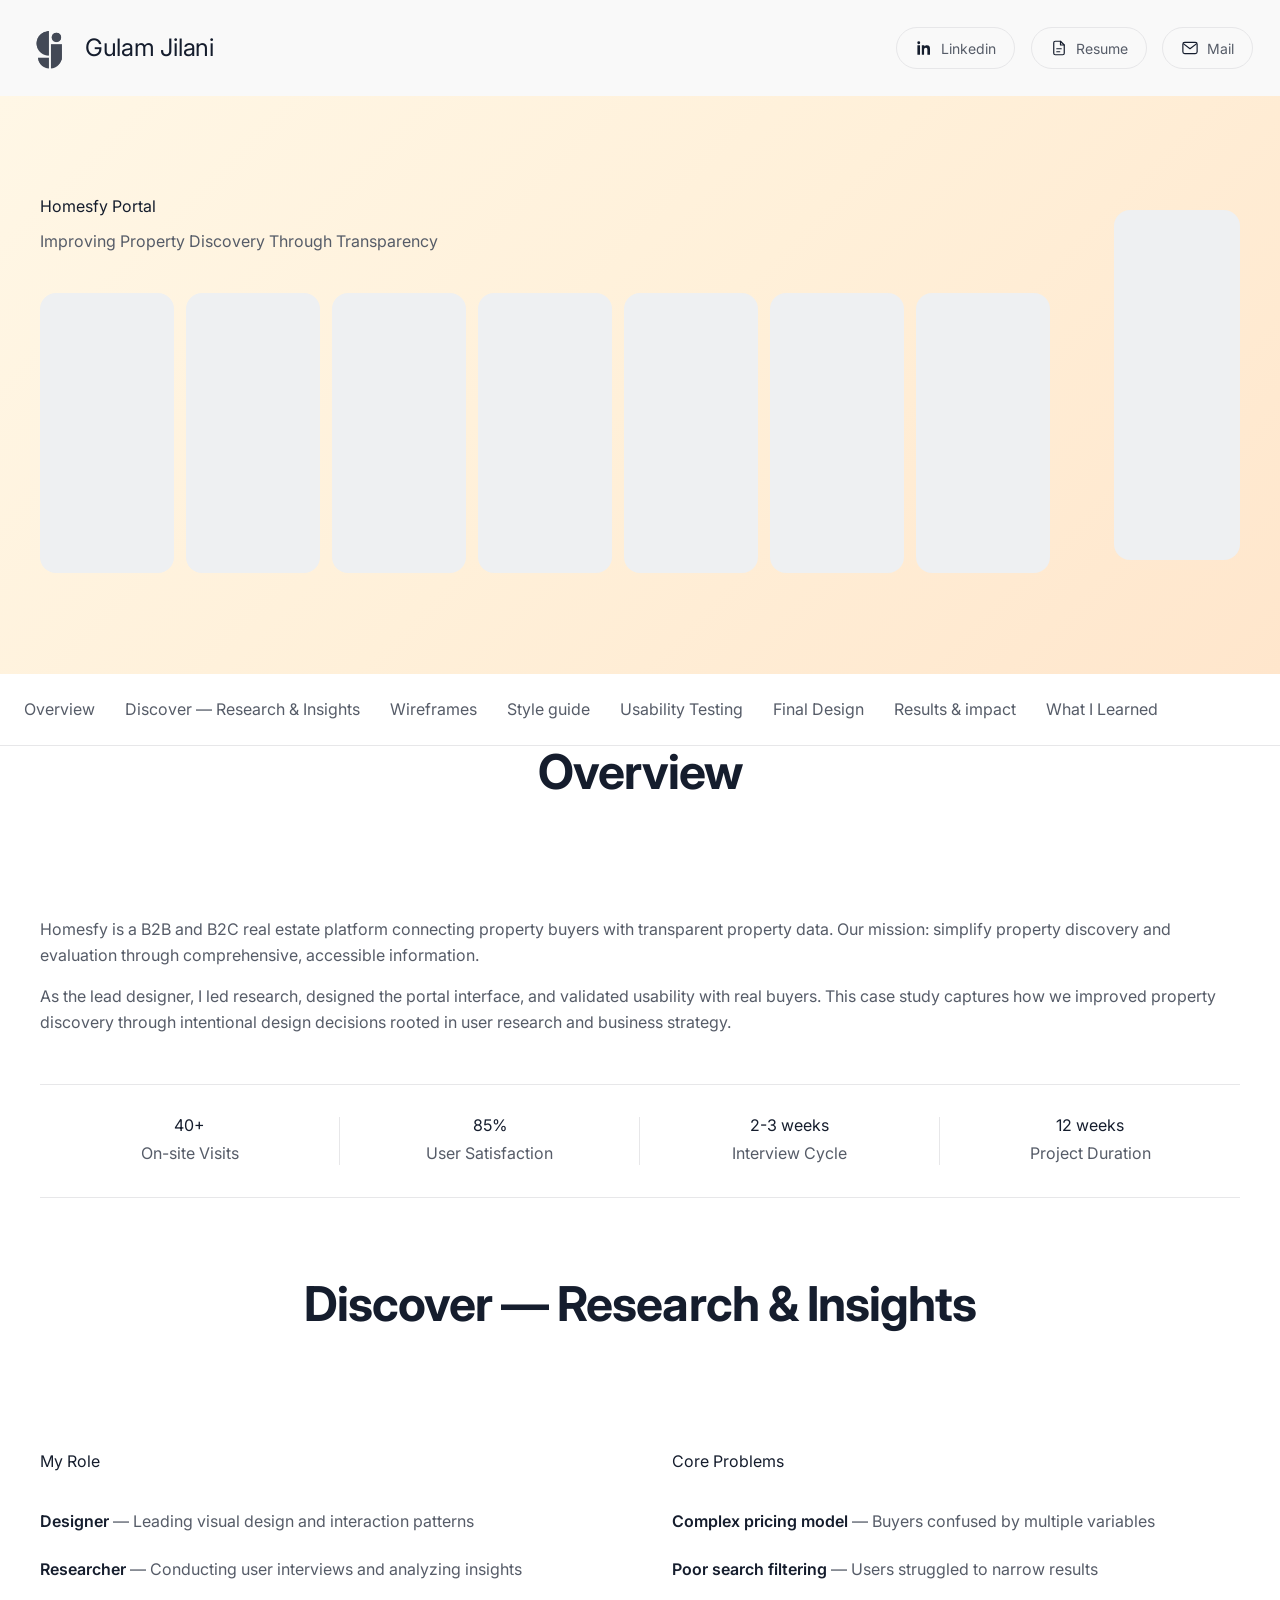
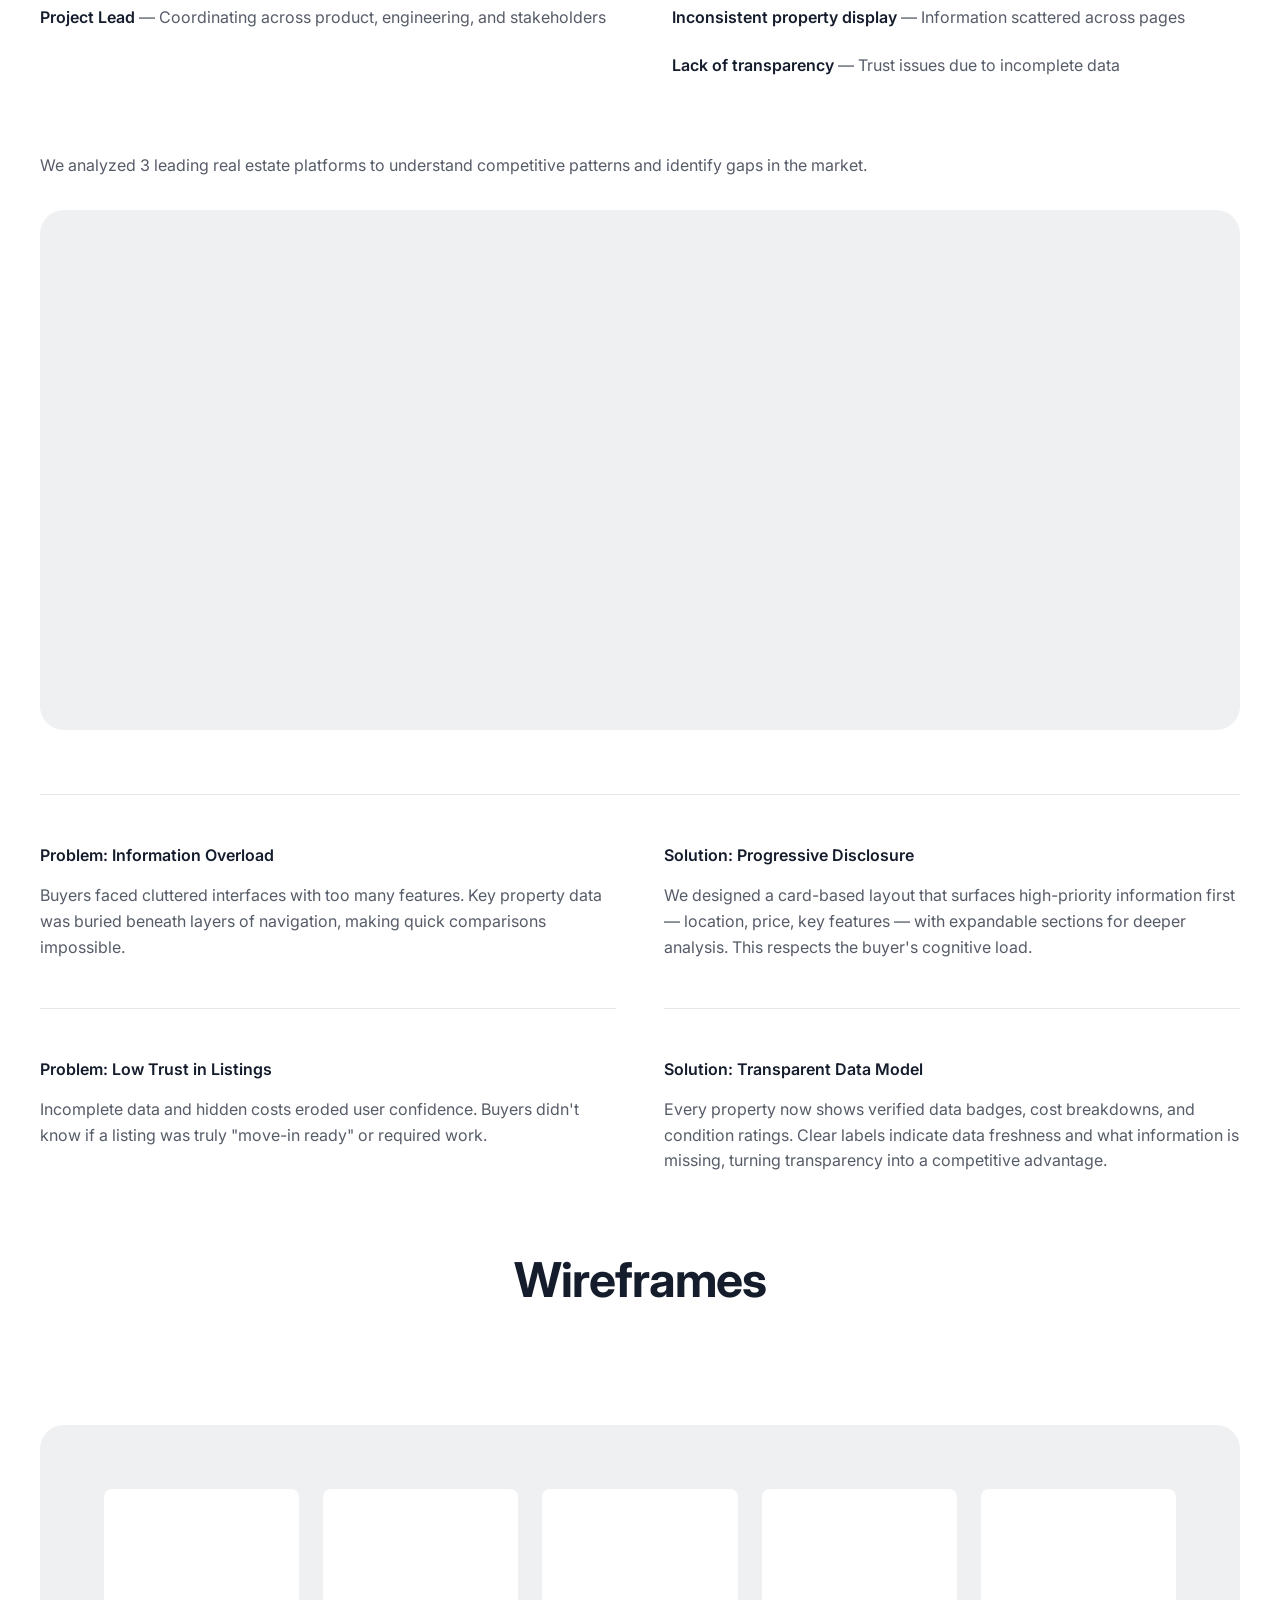
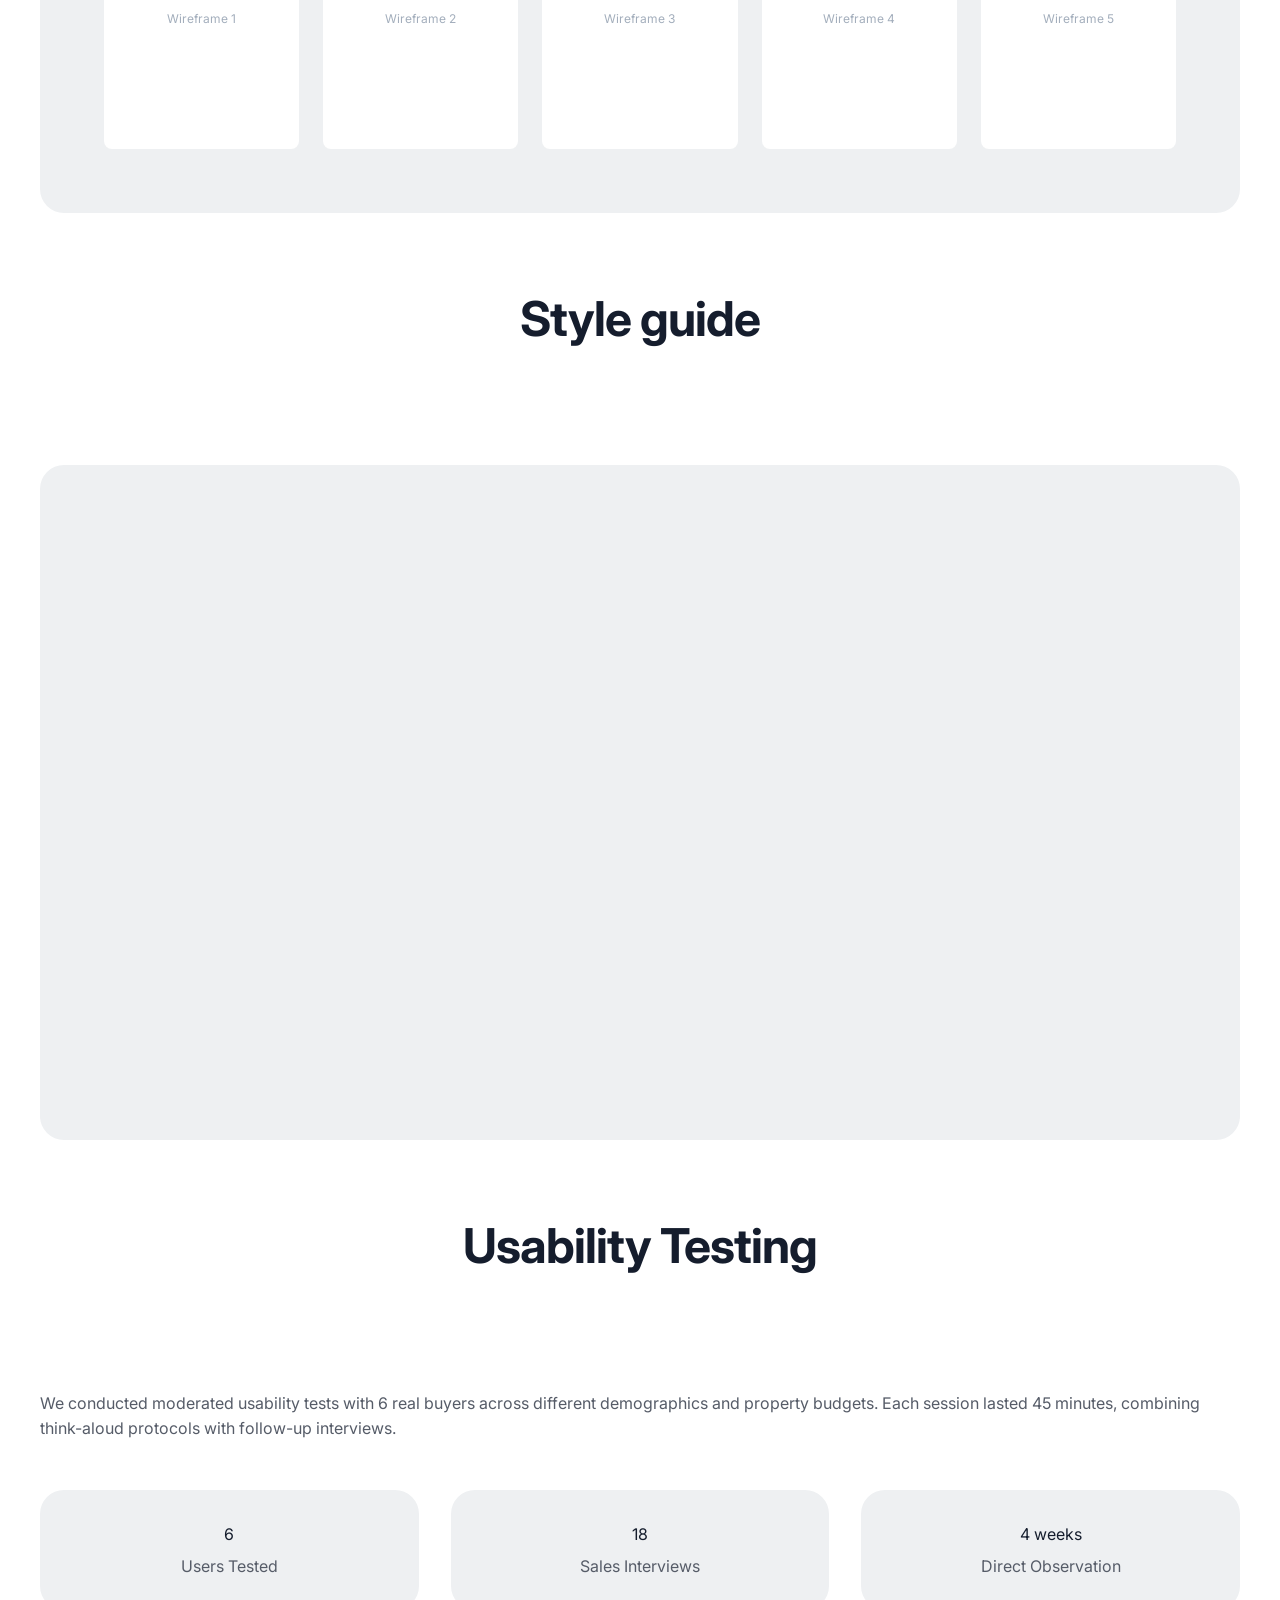
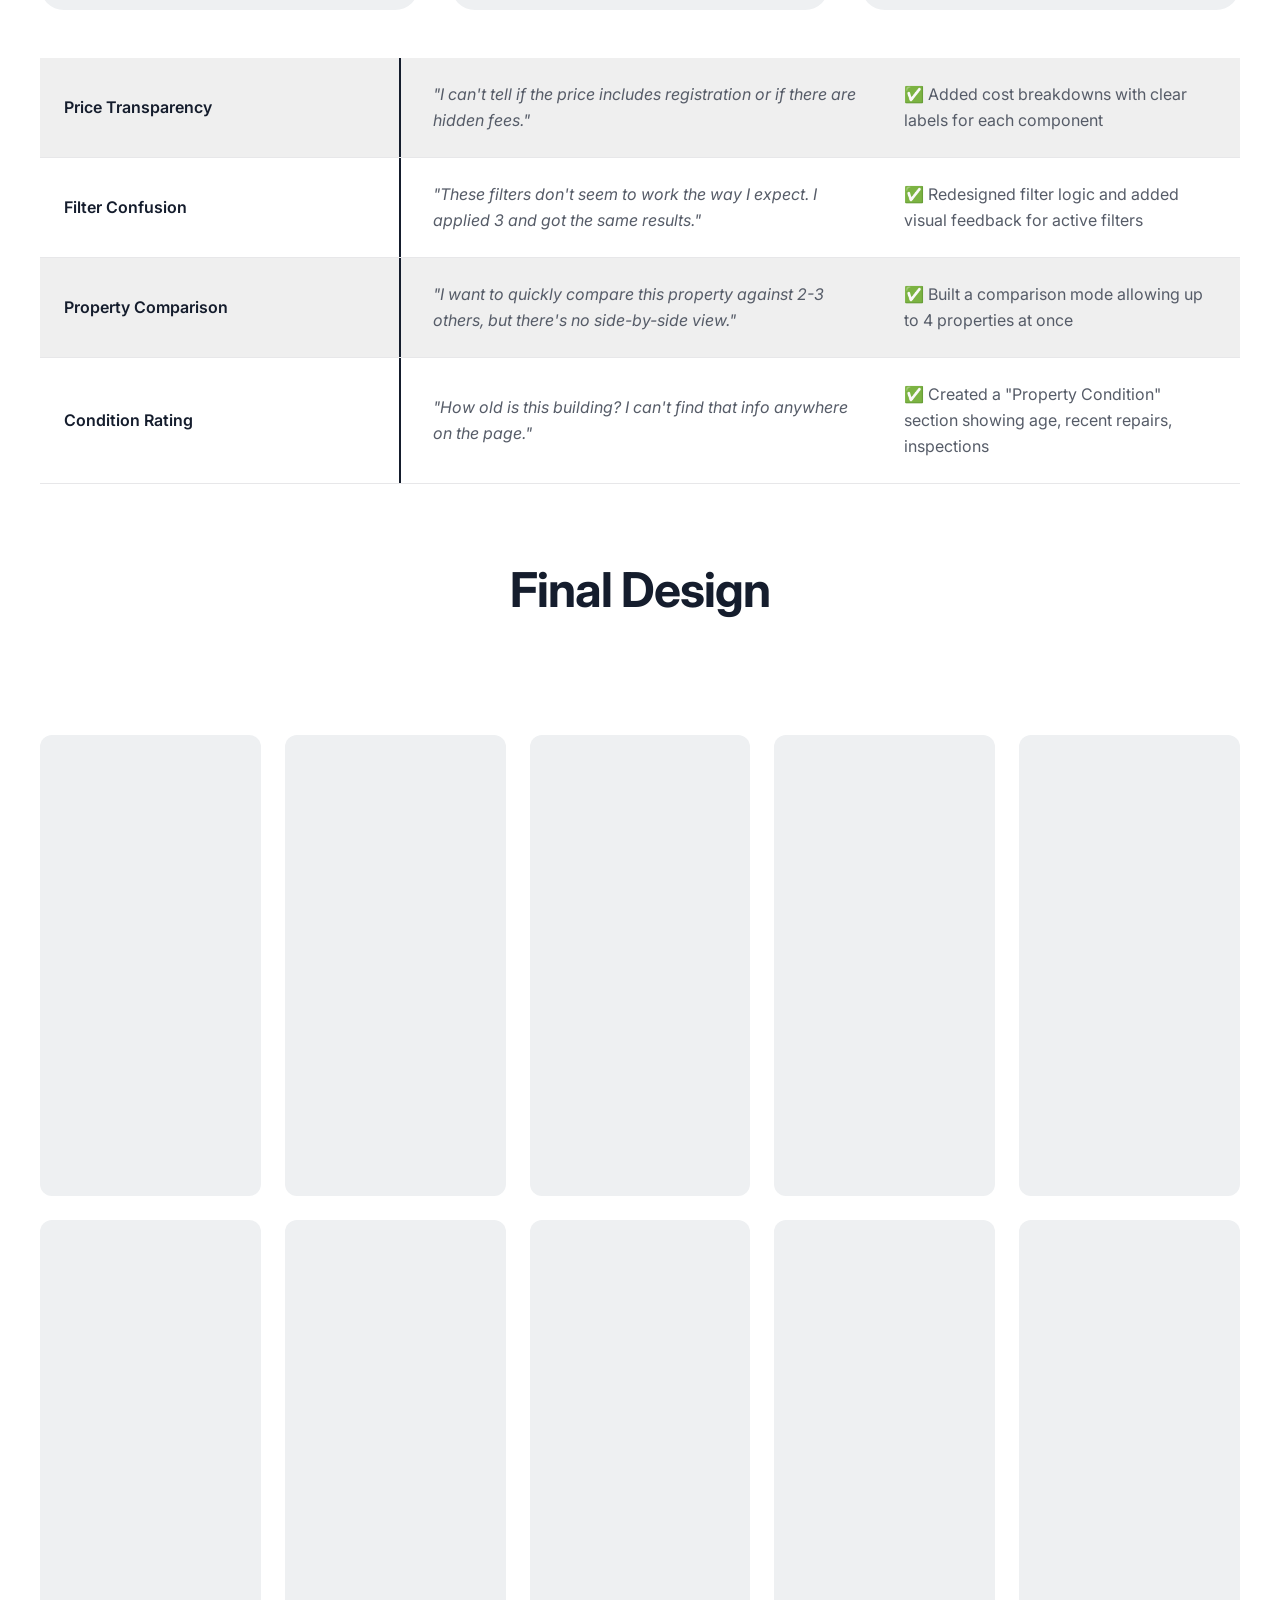
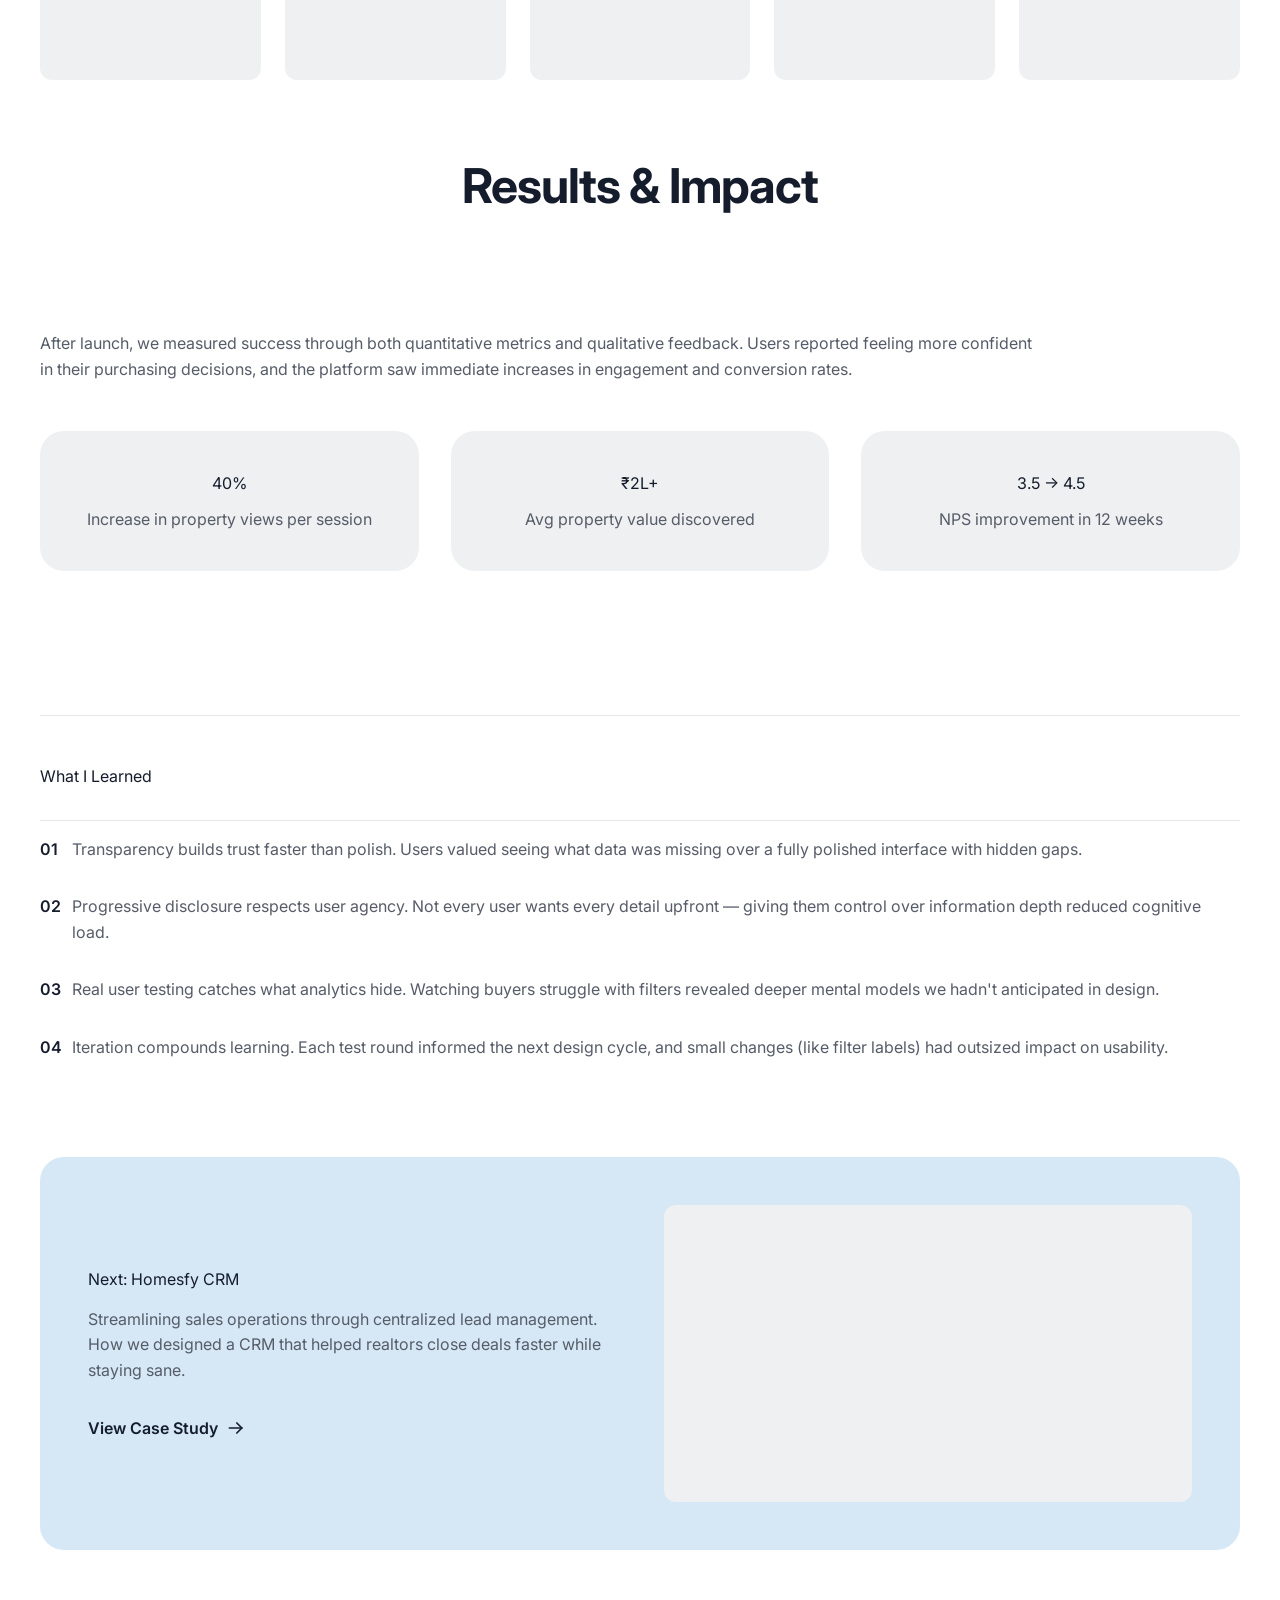
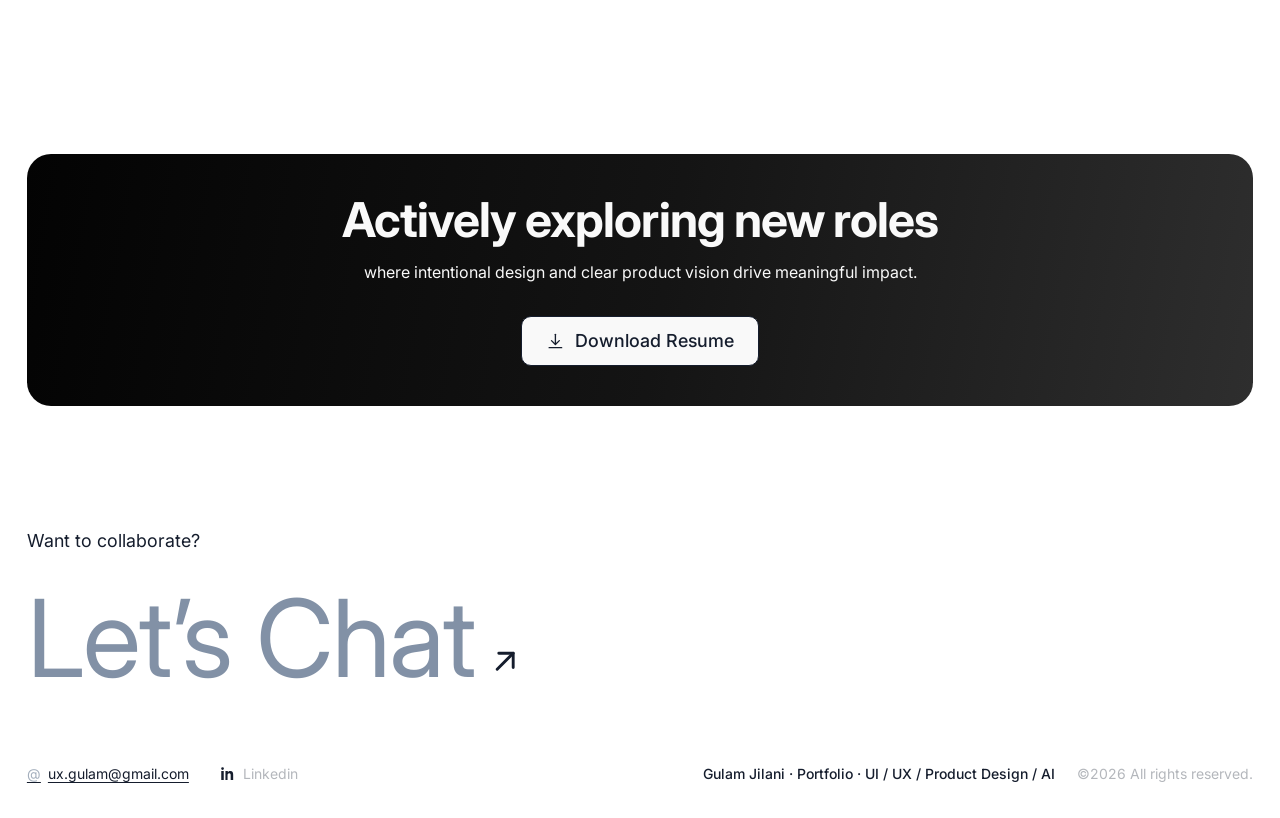
<file: case-study.html>
<!DOCTYPE html>
<html lang="en">
<head>
<meta charset="UTF-8" />
<meta name="viewport" content="width=device-width, initial-scale=1, viewport-fit=cover" />
<title>Homesfy Portal Case Study · Gulam Jilani</title>
<meta name="description" content="Homesfy Portal case study: Improving property discovery through transparency. Research, design, and testing across B2B and B2C real estate platforms." />
<meta name="theme-color" content="#f9f9f9" />

<link rel="icon" href="assets/images/logo_header.png" />
<link rel="preconnect" href="https://fonts.googleapis.com" />
<link rel="preconnect" href="https://fonts.gstatic.com" crossorigin />
<link href="https://fonts.googleapis.com/css2?family=Inter:wght@400;500;600;700&display=swap" rel="stylesheet" />
<link rel="stylesheet" href="assets/css/v3.css" />
<style>
/* ============ CASE STUDY SPECIFIC ============ */

:root {
  --header-h: 96px;
  --tab-h: 72px;
}

@media (max-width: 900px) {
  :root {
    --header-h: 96px;
  }
}

@media (max-width: 640px) {
  :root {
    --header-h: 72px;
    --tab-h: 56px;
  }
}

/* ---- Hero banner ---- */
.cs-hero {
  background: linear-gradient(135deg, #fff7e6 0%, #fff0d9 50%, #ffe6cc 100%);
  padding: clamp(32px, 8vw, 64px) 0;
  overflow: hidden;
}

.cs-hero-inner {
  display: flex;
  align-items: center;
  gap: clamp(24px, 6vw, 64px);
  min-height: clamp(450px, 50vh, 685px);
}

.cs-hero-left {
  flex: 1;
  display: flex;
  flex-direction: column;
  justify-content: center;
}

.cs-hero-mockup {
  max-width: 100%;
  height: auto;
  display: block;
}

.cs-hero-title {
  font: var(--fs-display);
  color: var(--ink);
  margin-bottom: 12px;
  line-height: 1.2;
}

.cs-hero-subtitle {
  font: var(--fs-lead);
  color: var(--muted);
  line-height: 1.5;
  max-width: 990px;
  margin-bottom: 40px;
}

.cs-hero-phones {
  display: flex;
  gap: 12px;
  overflow-x: auto;
  scroll-snap-type: x proximity;
  padding: 0 var(--gutter) 0 0;
  margin: 0 calc(-1 * var(--gutter)) 0 0;
}

.cs-hero-phone {
  flex: 0 0 auto;
  width: 134px;
  height: 280px;
  background: #f0f0f0;
  border-radius: 16px;
  overflow: hidden;
  scroll-snap-align: center;
}

.cs-hero-phone img {
  width: 100%;
  height: 100%;
  object-fit: cover;
}

/* Tablet: stack hero left/right */
@media (max-width: 1024px) {
  .cs-hero-inner {
    flex-direction: column;
    text-align: center;
  }

  .cs-hero-left {
    width: 100%;
  }

  .cs-hero-mockup {
    max-width: 80%;
    margin: 0 auto;
  }

  .cs-hero-title,
  .cs-hero-subtitle {
    max-width: 100%;
  }
}

/* Mobile: shrink everything */
@media (max-width: 768px) {
  .cs-hero {
    padding: clamp(24px, 6vw, 32px) 0;
  }

  .cs-hero-inner {
    min-height: auto;
  }

  .cs-hero-mockup {
    display: none;
  }

  .cs-hero-title {
    font: var(--fs-h2);
  }

  .cs-hero-subtitle {
    font-size: clamp(14px, 4vw, 16px);
  }
}

/* ---- Section tab navigation ---- */
.cs-nav {
  position: sticky;
  top: var(--header-h);
  z-index: 49;
  background: white;
  border-bottom: 1px solid var(--line-light);
  height: var(--tab-h);
}

.cs-nav-strip {
  height: 100%;
  display: flex;
  align-items: center;
  overflow-x: auto;
  scroll-behavior: smooth;
  scrollbar-width: none;
  scroll-padding: 16px;
  position: relative;
}

.cs-nav-strip::-webkit-scrollbar {
  display: none;
}

.cs-nav-list {
  display: flex;
  gap: 30px;
  list-style: none;
  margin: 0;
  padding: 0 var(--gutter);
  height: 42px;
  align-items: center;
  white-space: nowrap;
}

.cs-nav-link {
  display: inline-flex;
  align-items: center;
  height: 42px;
  font-size: 16px;
  font-weight: 400;
  color: var(--muted);
  text-decoration: none;
  border-bottom: 2px solid transparent;
  transition: color 160ms var(--ease);
  position: relative;
  flex-shrink: 0;
}

.cs-nav-link:hover:not([aria-current]) {
  color: var(--ink);
}

.cs-nav-link[aria-current="page"] {
  color: var(--ink);
  font-weight: 600;
  border-bottom-color: var(--ink);
}

/* Tab scroll overflow gradient (right) */
.cs-nav-scroll-right {
  position: absolute;
  right: 0;
  top: 0;
  width: 100px;
  height: 100%;
  background: linear-gradient(to right, rgba(255,255,255,0), white);
  pointer-events: none;
  display: flex;
  align-items: center;
  justify-content: flex-end;
  padding-right: 16px;
}

.cs-nav-scroll-right button {
  position: relative;
  z-index: 1;
  pointer-events: all;
  width: 40px;
  height: 40px;
  border-radius: 8px;
  background: rgba(0,0,0,.05);
  border: none;
  cursor: pointer;
  display: flex;
  align-items: center;
  justify-content: center;
  color: var(--ink);
  transition: background 160ms var(--ease);
}

.cs-nav-scroll-right button:hover {
  background: rgba(0,0,0,.08);
}

.cs-nav-scroll-right.hidden {
  display: none;
}

/* ---- Sections ---- */
.cs-section {
  scroll-margin-top: calc(var(--header-h) + var(--tab-h) + 24px);
}

.cs-section-head h2 {
  font: var(--fs-h2);
  color: var(--ink);
  margin: 0 0 16px 0;
}

.cs-section-head p {
  font: var(--fs-18);
  color: var(--muted);
  margin: 0;
  line-height: 1.5;
}

/* ---- Overview ---- */
.cs-overview {
  padding: clamp(48px, 8vw, 80px) 0;
}

.cs-overview-intro {
  max-width: 100%;
  margin-bottom: 48px;
  font: var(--fs-18);
  color: var(--muted);
  line-height: 1.6;
}

.cs-overview-intro p {
  margin: 0 0 16px 0;
}

.cs-overview-intro p:last-child {
  margin-bottom: 0;
}

.cs-stat-row {
  display: grid;
  grid-template-columns: repeat(4, 1fr);
  gap: 0;
  border-top: 1px solid var(--line-light);
  border-bottom: 1px solid var(--line-light);
  padding: 32px 0;
  align-items: center;
  text-align: center;
}

.cs-stat-item {
  padding: 0 24px;
  border-right: 1px solid var(--line-light);
}

.cs-stat-item:last-child {
  border-right: none;
}

.cs-stat-value {
  font: var(--fs-display);
  color: var(--ink);
  line-height: 1;
  margin-bottom: 8px;
}

.cs-stat-label {
  font: var(--fs-16);
  color: var(--muted);
}

@media (max-width: 1024px) {
  .cs-stat-row {
    grid-template-columns: repeat(2, 1fr);
    row-gap: 32px;
  }

  .cs-stat-item {
    border-right: none;
    border-bottom: 1px solid var(--line-light);
    padding: 32px 24px 0 24px;
  }

  .cs-stat-item:last-child {
    border-bottom: none;
  }

  .cs-stat-item:nth-child(-n+2) {
    padding-top: 0;
  }
}

@media (max-width: 768px) {
  .cs-stat-row {
    grid-template-columns: 1fr;
    row-gap: 24px;
    border-bottom: none;
  }

  .cs-stat-item {
    border-bottom: none;
    padding: 24px 0;
    border-top: 1px solid var(--line-light);
  }

  .cs-stat-item:first-child {
    border-top: none;
    padding-top: 0;
  }
}

/* ---- Discover ---- */
.cs-discover {
  padding: clamp(48px, 8vw, 80px) 0;
}

.cs-two-col {
  display: grid;
  grid-template-columns: 1fr 1fr;
  gap: 64px;
  margin-bottom: 64px;
}

.cs-two-col h3 {
  font: var(--fs-24);
  color: var(--ink);
  margin: 0 0 24px 0;
}

.cs-list {
  list-style: none;
  margin: 0;
  padding: 0;
}

.cs-list li {
  padding: 12px 0;
  font: var(--fs-16);
  color: var(--muted);
  line-height: 1.5;
}

.cs-list li strong {
  color: var(--ink);
  font-weight: 600;
}

.cs-competitor-intro {
  font: var(--fs-16);
  color: var(--muted);
  line-height: 1.6;
  margin-bottom: 32px;
}

.cs-competitor-card {
  width: 100%;
  height: 520px;
  background: var(--card-grey);
  border-radius: var(--radius-card);
  overflow: hidden;
  margin-bottom: 64px;
}

.cs-competitor-card img {
  width: 100%;
  height: 100%;
  object-fit: cover;
  object-position: top;
}

.cs-problem-solution {
  display: grid;
  grid-template-columns: 1fr 1fr;
  gap: 48px;
  border-top: 1px solid var(--line-light);
  padding-top: 48px;
}

.cs-problem-solution-item h4 {
  font: var(--fs-18);
  color: var(--ink);
  margin: 0 0 16px 0;
  font-weight: 600;
}

.cs-problem-solution-item p {
  font: var(--fs-16);
  color: var(--muted);
  margin: 0;
  line-height: 1.6;
}

.cs-problem-solution-item:nth-child(n+3) {
  border-top: 1px solid var(--line-light);
  padding-top: 48px;
  margin-top: 0;
}

@media (max-width: 1024px) {
  .cs-two-col {
    grid-template-columns: 1fr;
    gap: 48px;
  }

  .cs-competitor-card {
    height: 400px;
  }

  .cs-problem-solution {
    grid-template-columns: 1fr;
  }
}

/* ---- Wireframes ---- */
.cs-wireframes {
  padding: clamp(48px, 8vw, 80px) 0;
}

.cs-wireframes-panel {
  background: var(--card-grey);
  padding: clamp(32px, 6vw, 64px);
  border-radius: var(--radius-card);
  display: grid;
  grid-template-columns: repeat(5, 1fr);
  gap: 24px;
  align-items: stretch;
}

.cs-wireframes-item {
  background: white;
  border-radius: 8px;
  overflow: hidden;
  aspect-ratio: 3 / 4;
  display: flex;
  align-items: center;
  justify-content: center;
  color: var(--soft);
  font-size: 12px;
  text-align: center;
  padding: 16px;
}

.cs-wireframes-item img {
  width: 100%;
  height: 100%;
  object-fit: cover;
}

@media (max-width: 1024px) {
  .cs-wireframes-panel {
    grid-template-columns: repeat(3, 1fr);
  }
}

@media (max-width: 768px) {
  .cs-wireframes-panel {
    grid-template-columns: repeat(2, 1fr);
  }
}

@media (max-width: 480px) {
  .cs-wireframes-panel {
    grid-template-columns: 1fr;
  }
}

/* ---- Style guide ---- */
.cs-style-guide {
  padding: clamp(48px, 8vw, 80px) 0;
}

.cs-style-guide-container {
  width: 100%;
  max-width: 100%;
  border-radius: var(--radius-card);
  overflow: hidden;
  background: var(--card-grey);
  aspect-ratio: 16 / 9;
  display: flex;
  align-items: center;
  justify-content: center;
  color: var(--soft);
}

.cs-style-guide-container img {
  width: 100%;
  height: 100%;
  object-fit: cover;
}

/* ---- Usability Testing ---- */
.cs-usability {
  padding: clamp(48px, 8vw, 80px) 0;
}

.cs-info-cards {
  display: grid;
  grid-template-columns: repeat(3, 1fr);
  gap: 32px;
  margin: 48px 0;
}

.cs-info-card {
  background: var(--card-grey);
  padding: 32px;
  border-radius: var(--radius-card);
  text-align: center;
}

.cs-info-card-value {
  font: var(--fs-display);
  color: var(--ink);
  margin-bottom: 8px;
}

.cs-info-card-label {
  font: var(--fs-16);
  color: var(--muted);
}

.cs-findings-table {
  width: 100%;
  border-collapse: collapse;
  margin-top: 48px;
  overflow-x: auto;
  display: block;
}

.cs-findings-table tbody {
  display: block;
}

.cs-findings-table tr {
  display: block;
  border-bottom: 1px solid var(--line-light);
}

.cs-findings-table tr:nth-child(odd) {
  background: var(--bg-endorse);
}

.cs-findings-table td {
  padding: 24px;
  font: var(--fs-16);
  color: var(--muted);
  line-height: 1.6;
}

.cs-findings-table td:first-child {
  font-weight: 600;
  color: var(--ink);
  width: 30%;
  flex-shrink: 0;
}

.cs-findings-table td:nth-child(2) {
  width: 40%;
  border-left: 2px solid var(--ink);
  padding-left: 32px;
  font-style: italic;
  color: var(--muted);
}

.cs-findings-table td:nth-child(3) {
  width: 30%;
}

@media (max-width: 1024px) {
  .cs-info-cards {
    grid-template-columns: 1fr;
  }

  .cs-findings-table {
    font-size: 14px;
  }

  .cs-findings-table td {
    padding: 16px;
  }
}

@media (max-width: 768px) {
  .cs-findings-table {
    display: grid;
    gap: 16px;
  }

  .cs-findings-table thead {
    display: none;
  }

  .cs-findings-table tr {
    border: none;
    background: var(--card-grey) !important;
    padding: 24px;
    border-radius: 12px;
    display: flex;
    flex-direction: column;
    gap: 12px;
  }

  .cs-findings-table td {
    display: block;
    width: 100% !important;
    padding: 0 !important;
    border-left: none !important;
  }

  .cs-findings-table td:first-child {
    font-weight: 600;
    font-size: 16px;
  }

  .cs-findings-table td:nth-child(2) {
    border-left: 2px solid var(--ink);
    padding-left: 16px !important;
  }
}

/* ---- Final Design ---- */
.cs-final-design {
  padding: clamp(48px, 8vw, 80px) 0;
}

.cs-final-grid {
  display: grid;
  grid-template-columns: repeat(5, 1fr);
  gap: 24px;
}

.cs-final-screen {
  background: var(--card-grey);
  border-radius: 12px;
  overflow: hidden;
  aspect-ratio: 235 / 490;
  display: flex;
  align-items: center;
  justify-content: center;
}

.cs-final-screen img {
  width: 100%;
  height: 100%;
  object-fit: cover;
}

@media (max-width: 1024px) {
  .cs-final-grid {
    grid-template-columns: repeat(4, 1fr);
  }
}

@media (max-width: 768px) {
  .cs-final-grid {
    grid-template-columns: repeat(3, 1fr);
  }
}

@media (max-width: 480px) {
  .cs-final-grid {
    grid-template-columns: repeat(2, 1fr);
    gap: 16px;
  }
}

/* ---- Results ---- */
.cs-results {
  padding: clamp(48px, 8vw, 80px) 0;
}

.cs-results-intro {
  font: var(--fs-18);
  color: var(--muted);
  line-height: 1.6;
  margin-bottom: 48px;
  max-width: 1000px;
}

.cs-kpi-cards {
  display: grid;
  grid-template-columns: repeat(3, 1fr);
  gap: 32px;
  margin-bottom: 64px;
}

.cs-kpi-card {
  background: var(--card-grey);
  padding: 40px;
  border-radius: var(--radius-card);
  text-align: center;
}

.cs-kpi-value {
  font: var(--fs-display);
  color: var(--ink);
  margin-bottom: 12px;
}

.cs-kpi-label {
  font: var(--fs-16);
  color: var(--muted);
}

.cs-learnings {
  padding-top: 48px;
  border-top: 1px solid var(--line-light);
}

.cs-learnings h3 {
  font: var(--fs-24);
  color: var(--ink);
  margin: 0 0 32px 0;
}

.cs-learnings ol {
  list-style: none;
  margin: 0;
  padding: 0;
}

.cs-learnings li {
  padding: 16px 0;
  font: var(--fs-16);
  color: var(--muted);
  line-height: 1.6;
  position: relative;
  padding-left: 32px;
}

.cs-learnings li::before {
  content: attr(data-num);
  position: absolute;
  left: 0;
  font-weight: 600;
  color: var(--ink);
}

@media (max-width: 1024px) {
  .cs-kpi-cards {
    grid-template-columns: 1fr;
  }
}

/* ---- Next Project CTA ---- */
.cs-next-cta {
  padding: clamp(48px, 8vw, 80px) 0;
  margin-bottom: 64px;
}

.cs-next-card {
  background: var(--card-blue);
  padding: 48px;
  border-radius: var(--radius-card);
  display: grid;
  grid-template-columns: 1fr 1fr;
  gap: 48px;
  align-items: center;
}

.cs-next-card-left h3 {
  font: var(--fs-24);
  color: var(--ink);
  margin: 0 0 16px 0;
}

.cs-next-card-left p {
  font: var(--fs-16);
  color: var(--muted);
  margin: 0 0 32px 0;
  line-height: 1.6;
}

.cs-next-card-btn {
  display: inline-flex;
  align-items: center;
  gap: 8px;
  text-decoration: none;
  color: var(--ink);
  font-weight: 600;
  font-size: 16px;
  transition: transform 160ms var(--ease);
}

.cs-next-card-btn:hover {
  transform: translateX(4px);
}

.cs-next-card-right {
  aspect-ratio: 16 / 9;
  background: white;
  border-radius: 12px;
  overflow: hidden;
}

.cs-next-card-right img {
  width: 100%;
  height: 100%;
  object-fit: cover;
}

@media (max-width: 1024px) {
  .cs-next-card {
    grid-template-columns: 1fr;
    gap: 32px;
  }

  .cs-next-card-right {
    aspect-ratio: auto;
    min-height: 300px;
  }
}
</style>
</head>
<body>

<a class="skip-link" href="#overview">Skip to content</a>

<!-- ============ HEADER ============ -->
<header class="site-header">
  <div class="wrap wrap--frame header-inner">
    <a class="brand" href="index.html" aria-label="Gulam Jilani — home">
      <img class="brand-mark" src="assets/images/logo_header.png" alt="" width="44" height="44" />
      <span class="brand-name">Gulam Jilani</span>
    </a>

    <nav class="header-actions" aria-label="Contact">
      <a class="pill" href="#" target="_blank" rel="noopener" aria-label="Linkedin">
        <svg class="ic" viewBox="0 0 24 24" aria-hidden="true"><path fill="currentColor" d="M6.94 5a1.94 1.94 0 1 1-3.88 0 1.94 1.94 0 0 1 3.88 0ZM3.2 8.4h3.5V21H3.2V8.4Zm5.9 0h3.36v1.72h.05c.47-.86 1.6-1.77 3.3-1.77 3.53 0 4.19 2.24 4.19 5.15V21h-3.5v-6.06c0-1.45-.03-3.3-2.05-3.3-2.06 0-2.37 1.57-2.37 3.2V21H9.1V8.4Z"/></svg>
        <span class="pill-label">Linkedin</span>
      </a>

      <a class="pill" href="#" aria-label="Resume" title="Resume">
        <svg class="ic" viewBox="0 0 24 24" fill="none" stroke="currentColor" stroke-width="1.6" stroke-linecap="round" stroke-linejoin="round" aria-hidden="true"><path d="M14 3H7a2 2 0 0 0-2 2v14a2 2 0 0 0 2 2h10a2 2 0 0 0 2-2V8l-5-5Z"/><path d="M14 3v5h5"/><path d="M9 13h6M9 17h4"/></svg>
        <span class="pill-label">Resume</span>
      </a>

      <a class="pill" href="mailto:ux.gulam@gmail.com" aria-label="Mail (ux.gulam@gmail.com)" title="ux.gulam@gmail.com">
        <svg class="ic" viewBox="0 0 24 24" fill="none" stroke="currentColor" stroke-width="1.6" stroke-linecap="round" stroke-linejoin="round" aria-hidden="true"><rect x="2.5" y="4.5" width="19" height="15" rx="2.5"/><path d="m3.5 6.5 8.5 6.5 8.5-6.5"/></svg>
        <span class="pill-label">Mail</span>
      </a>
    </nav>
  </div>
</header>

<main id="top">

  <!-- ============ HERO ============ -->
  <section class="cs-hero">
    <div class="wrap cs-hero-inner">
      <div class="cs-hero-left">
        <h1 class="cs-hero-title">Homesfy Portal</h1>
        <p class="cs-hero-subtitle">Improving Property Discovery Through Transparency</p>
        <div class="cs-hero-phones">
          <div class="cs-hero-phone"><div style="background: var(--card-grey); width: 100%; height: 100%;"></div></div>
          <div class="cs-hero-phone"><div style="background: var(--card-grey); width: 100%; height: 100%;"></div></div>
          <div class="cs-hero-phone"><div style="background: var(--card-grey); width: 100%; height: 100%;"></div></div>
          <div class="cs-hero-phone"><div style="background: var(--card-grey); width: 100%; height: 100%;"></div></div>
          <div class="cs-hero-phone"><div style="background: var(--card-grey); width: 100%; height: 100%;"></div></div>
          <div class="cs-hero-phone"><div style="background: var(--card-grey); width: 100%; height: 100%;"></div></div>
          <div class="cs-hero-phone"><div style="background: var(--card-grey); width: 100%; height: 100%;"></div></div>
        </div>
      </div>
      <div class="cs-hero-mockup" style="background: var(--card-grey); width: 300px; height: 350px; border-radius: 16px;"></div>
    </div>
  </section>

  <!-- ============ SECTION TABS ============ -->
  <nav class="cs-nav" aria-label="Case study sections">
    <div class="cs-nav-strip" id="navStrip">
      <ul class="cs-nav-list">
        <li><a href="#overview" class="cs-nav-link" data-section="overview">Overview</a></li>
        <li><a href="#discover" class="cs-nav-link" data-section="discover">Discover — Research & Insights</a></li>
        <li><a href="#wireframes" class="cs-nav-link" data-section="wireframes">Wireframes</a></li>
        <li><a href="#style-guide" class="cs-nav-link" data-section="style-guide">Style guide</a></li>
        <li><a href="#usability-testing" class="cs-nav-link" data-section="usability-testing">Usability Testing</a></li>
        <li><a href="#final-design" class="cs-nav-link" data-section="final-design">Final Design</a></li>
        <li><a href="#results" class="cs-nav-link" data-section="results">Results & impact</a></li>
        <li><a href="#learnings" class="cs-nav-link" data-section="learnings">What I Learned</a></li>
      </ul>
      <div class="cs-nav-scroll-right" id="scrollRight">
        <button type="button" aria-label="Scroll next" title="Scroll">
          <svg viewBox="0 0 24 24" width="20" height="20" fill="none" stroke="currentColor" stroke-width="2" stroke-linecap="round"><path d="m9 18 6-6-6-6"/></svg>
        </button>
      </div>
    </div>
  </nav>

  <!-- ============ SECTIONS ============ -->

  <!-- Overview -->
  <section class="wrap cs-section" id="overview">
    <header class="section-head">
      <h2>Overview</h2>
    </header>
    <div class="cs-overview">
      <div class="cs-overview-intro">
        <p>Homesfy is a B2B and B2C real estate platform connecting property buyers with transparent property data. Our mission: simplify property discovery and evaluation through comprehensive, accessible information.</p>
        <p>As the lead designer, I led research, designed the portal interface, and validated usability with real buyers. This case study captures how we improved property discovery through intentional design decisions rooted in user research and business strategy.</p>
      </div>
      <div class="cs-stat-row">
        <div class="cs-stat-item">
          <div class="cs-stat-value">40+</div>
          <div class="cs-stat-label">On-site Visits</div>
        </div>
        <div class="cs-stat-item">
          <div class="cs-stat-value">85%</div>
          <div class="cs-stat-label">User Satisfaction</div>
        </div>
        <div class="cs-stat-item">
          <div class="cs-stat-value">2-3 weeks</div>
          <div class="cs-stat-label">Interview Cycle</div>
        </div>
        <div class="cs-stat-item">
          <div class="cs-stat-value">12 weeks</div>
          <div class="cs-stat-label">Project Duration</div>
        </div>
      </div>
    </div>
  </section>

  <!-- Discover -->
  <section class="wrap cs-section" id="discover">
    <header class="section-head">
      <h2>Discover — Research & Insights</h2>
    </header>
    <div class="cs-discover">
      <div class="cs-two-col">
        <div>
          <h3>My Role</h3>
          <ul class="cs-list">
            <li><strong>Designer</strong> — Leading visual design and interaction patterns</li>
            <li><strong>Researcher</strong> — Conducting user interviews and analyzing insights</li>
            <li><strong>Project Lead</strong> — Coordinating across product, engineering, and stakeholders</li>
          </ul>
        </div>
        <div>
          <h3>Core Problems</h3>
          <ul class="cs-list">
            <li><strong>Complex pricing model</strong> — Buyers confused by multiple variables</li>
            <li><strong>Poor search filtering</strong> — Users struggled to narrow results</li>
            <li><strong>Inconsistent property display</strong> — Information scattered across pages</li>
            <li><strong>Lack of transparency</strong> — Trust issues due to incomplete data</li>
          </ul>
        </div>
      </div>

      <div>
        <p class="cs-competitor-intro">We analyzed 3 leading real estate platforms to understand competitive patterns and identify gaps in the market.</p>
        <div class="cs-competitor-card"><div style="background: var(--card-grey); width: 100%; height: 100%;"></div></div>
      </div>

      <div class="cs-problem-solution">
        <div class="cs-problem-solution-item">
          <h4>Problem: Information Overload</h4>
          <p>Buyers faced cluttered interfaces with too many features. Key property data was buried beneath layers of navigation, making quick comparisons impossible.</p>
        </div>
        <div class="cs-problem-solution-item">
          <h4>Solution: Progressive Disclosure</h4>
          <p>We designed a card-based layout that surfaces high-priority information first — location, price, key features — with expandable sections for deeper analysis. This respects the buyer's cognitive load.</p>
        </div>
        <div class="cs-problem-solution-item">
          <h4>Problem: Low Trust in Listings</h4>
          <p>Incomplete data and hidden costs eroded user confidence. Buyers didn't know if a listing was truly "move-in ready" or required work.</p>
        </div>
        <div class="cs-problem-solution-item">
          <h4>Solution: Transparent Data Model</h4>
          <p>Every property now shows verified data badges, cost breakdowns, and condition ratings. Clear labels indicate data freshness and what information is missing, turning transparency into a competitive advantage.</p>
        </div>
      </div>
    </div>
  </section>

  <!-- Wireframes -->
  <section class="wrap cs-section" id="wireframes">
    <header class="section-head">
      <h2>Wireframes</h2>
    </header>
    <div class="cs-wireframes">
      <div class="cs-wireframes-panel">
        <div class="cs-wireframes-item">Wireframe 1</div>
        <div class="cs-wireframes-item">Wireframe 2</div>
        <div class="cs-wireframes-item">Wireframe 3</div>
        <div class="cs-wireframes-item">Wireframe 4</div>
        <div class="cs-wireframes-item">Wireframe 5</div>
      </div>
    </div>
  </section>

  <!-- Style Guide -->
  <section class="wrap cs-section" id="style-guide">
    <header class="section-head">
      <h2>Style guide</h2>
    </header>
    <div class="cs-style-guide">
      <div class="cs-style-guide-container">
        <div style="background: var(--card-grey); width: 100%; height: 100%;"></div>
      </div>
    </div>
  </section>

  <!-- Usability Testing -->
  <section class="wrap cs-section" id="usability-testing">
    <header class="section-head">
      <h2>Usability Testing</h2>
    </header>
    <div class="cs-usability">
      <p style="font: var(--fs-16); color: var(--muted); line-height: 1.6; margin-bottom: 32px;">We conducted moderated usability tests with 6 real buyers across different demographics and property budgets. Each session lasted 45 minutes, combining think-aloud protocols with follow-up interviews.</p>

      <div class="cs-info-cards">
        <div class="cs-info-card">
          <div class="cs-info-card-value">6</div>
          <div class="cs-info-card-label">Users Tested</div>
        </div>
        <div class="cs-info-card">
          <div class="cs-info-card-value">18</div>
          <div class="cs-info-card-label">Sales Interviews</div>
        </div>
        <div class="cs-info-card">
          <div class="cs-info-card-value">4 weeks</div>
          <div class="cs-info-card-label">Direct Observation</div>
        </div>
      </div>

      <table class="cs-findings-table">
        <thead style="display: none;">
          <tr>
            <td>Issue</td>
            <td>Quote</td>
            <td>Fix</td>
          </tr>
        </thead>
        <tbody>
          <tr>
            <td>Price Transparency</td>
            <td>"I can't tell if the price includes registration or if there are hidden fees."</td>
            <td>✅ Added cost breakdowns with clear labels for each component</td>
          </tr>
          <tr>
            <td>Filter Confusion</td>
            <td>"These filters don't seem to work the way I expect. I applied 3 and got the same results."</td>
            <td>✅ Redesigned filter logic and added visual feedback for active filters</td>
          </tr>
          <tr>
            <td>Property Comparison</td>
            <td>"I want to quickly compare this property against 2-3 others, but there's no side-by-side view."</td>
            <td>✅ Built a comparison mode allowing up to 4 properties at once</td>
          </tr>
          <tr>
            <td>Condition Rating</td>
            <td>"How old is this building? I can't find that info anywhere on the page."</td>
            <td>✅ Created a "Property Condition" section showing age, recent repairs, inspections</td>
          </tr>
        </tbody>
      </table>
    </div>
  </section>

  <!-- Final Design -->
  <section class="wrap cs-section" id="final-design">
    <header class="section-head">
      <h2>Final Design</h2>
    </header>
    <div class="cs-final-design">
      <div class="cs-final-grid">
        <div class="cs-final-screen"><div style="background: var(--card-grey); width: 100%; height: 100%;"></div></div>
        <div class="cs-final-screen"><div style="background: var(--card-grey); width: 100%; height: 100%;"></div></div>
        <div class="cs-final-screen"><div style="background: var(--card-grey); width: 100%; height: 100%;"></div></div>
        <div class="cs-final-screen"><div style="background: var(--card-grey); width: 100%; height: 100%;"></div></div>
        <div class="cs-final-screen"><div style="background: var(--card-grey); width: 100%; height: 100%;"></div></div>
        <div class="cs-final-screen"><div style="background: var(--card-grey); width: 100%; height: 100%;"></div></div>
        <div class="cs-final-screen"><div style="background: var(--card-grey); width: 100%; height: 100%;"></div></div>
        <div class="cs-final-screen"><div style="background: var(--card-grey); width: 100%; height: 100%;"></div></div>
        <div class="cs-final-screen"><div style="background: var(--card-grey); width: 100%; height: 100%;"></div></div>
        <div class="cs-final-screen"><div style="background: var(--card-grey); width: 100%; height: 100%;"></div></div>
      </div>
    </div>
  </section>

  <!-- Results & Impact -->
  <section class="wrap cs-section" id="results">
    <header class="section-head">
      <h2>Results & Impact</h2>
    </header>
    <div class="cs-results">
      <p class="cs-results-intro">After launch, we measured success through both quantitative metrics and qualitative feedback. Users reported feeling more confident in their purchasing decisions, and the platform saw immediate increases in engagement and conversion rates.</p>

      <div class="cs-kpi-cards">
        <div class="cs-kpi-card">
          <div class="cs-kpi-value">40%</div>
          <div class="cs-kpi-label">Increase in property views per session</div>
        </div>
        <div class="cs-kpi-card">
          <div class="cs-kpi-value">₹2L+</div>
          <div class="cs-kpi-label">Avg property value discovered</div>
        </div>
        <div class="cs-kpi-card">
          <div class="cs-kpi-value">3.5 → 4.5</div>
          <div class="cs-kpi-label">NPS improvement in 12 weeks</div>
        </div>
      </div>
    </div>
  </section>

  <!-- What I Learned -->
  <section class="wrap cs-section" id="learnings">
    <div class="cs-learnings">
      <h3>What I Learned</h3>
      <ol class="cs-learnings">
        <li data-num="01">Transparency builds trust faster than polish. Users valued seeing what data was missing over a fully polished interface with hidden gaps.</li>
        <li data-num="02">Progressive disclosure respects user agency. Not every user wants every detail upfront — giving them control over information depth reduced cognitive load.</li>
        <li data-num="03">Real user testing catches what analytics hide. Watching buyers struggle with filters revealed deeper mental models we hadn't anticipated in design.</li>
        <li data-num="04">Iteration compounds learning. Each test round informed the next design cycle, and small changes (like filter labels) had outsized impact on usability.</li>
      </ol>
    </div>
  </section>

  <!-- Next Project CTA -->
  <section class="wrap cs-section" id="next-cta">
    <div class="cs-next-cta">
      <div class="cs-next-card">
        <div class="cs-next-card-left">
          <h3>Next: Homesfy CRM</h3>
          <p>Streamlining sales operations through centralized lead management. How we designed a CRM that helped realtors close deals faster while staying sane.</p>
          <a href="#" class="cs-next-card-btn">
            View Case Study
            <svg viewBox="0 0 24 24" width="20" height="20" fill="none" stroke="currentColor" stroke-width="2" stroke-linecap="round"><path d="M4 12h15"/><path d="m13 6 6 6-6 6"/></svg>
          </a>
        </div>
        <div class="cs-next-card-right" style="background: var(--card-grey);"></div>
      </div>
    </div>
  </section>

</main>

<!-- ============ CTA ============ -->
<section class="cta" id="contact">
  <div class="wrap wrap--frame">
    <div class="cta-card">
      <h2>Actively exploring new roles</h2>
      <p>where intentional design and clear product vision drive meaningful impact.</p>
      <a class="btn btn-light" href="#" download>
        <svg class="ic" viewBox="0 0 24 24" fill="none" stroke="currentColor" stroke-width="1.7" stroke-linecap="round" stroke-linejoin="round" aria-hidden="true"><path d="M12 3v12"/><path d="m7 11 5 5 5-5"/><path d="M4 20h16"/></svg>
        Download Resume
      </a>
    </div>
  </div>
</section>

<!-- ============ FOOTER ============ -->
<footer class="site-footer">
  <div class="wrap wrap--frame">
    <p class="footer-kicker">Want to collaborate?</p>
    <a class="footer-chat" href="mailto:ux.gulam@gmail.com">
      <span>Let&rsquo;s Chat</span>
      <svg class="chat-arrow" viewBox="0 0 24 24" fill="none" stroke="currentColor" stroke-width="1.8" stroke-linecap="round" stroke-linejoin="round" aria-hidden="true"><path d="M7 17 17 7"/><path d="M8 7h9v9"/></svg>
    </a>

    <div class="footer-bottom">
      <div class="footer-links">
        <a href="mailto:ux.gulam@gmail.com"><span class="at">@</span> ux.gulam@gmail.com</a>
        <a href="#" target="_blank" rel="noopener" class="footer-li">
          <svg class="ic" viewBox="0 0 24 24" aria-hidden="true"><path fill="currentColor" d="M6.94 5a1.94 1.94 0 1 1-3.88 0 1.94 1.94 0 0 1 3.88 0ZM3.2 8.4h3.5V21H3.2V8.4Zm5.9 0h3.36v1.72h.05c.47-.86 1.6-1.77 3.3-1.77 3.53 0 4.19 2.24 4.19 5.15V21h-3.5v-6.06c0-1.45-.03-3.3-2.05-3.3-2.06 0-2.37 1.57-2.37 3.2V21H9.1V8.4Z"/></svg>
          Linkedin
        </a>
      </div>
      <p class="footer-meta">
        <span>Gulam Jilani · Portfolio · UI / UX / Product Design / AI</span>
        <span class="footer-copy">©2026 All rights reserved.</span>
      </p>
    </div>
  </div>
</footer>

<script defer src="assets/js/header-scroll.js"></script>
<script>
// ============ CASE STUDY TAB NAVIGATION ============
(function() {
  'use strict';

  const navStrip = document.getElementById('navStrip');
  const scrollRight = document.getElementById('scrollRight');
  const navLinks = document.querySelectorAll('.cs-nav-link');
  const sections = document.querySelectorAll('.cs-section');

  // IntersectionObserver for scrollspy
  const observer = new IntersectionObserver(entries => {
    entries.forEach(entry => {
      if (entry.isIntersecting) {
        const id = entry.target.id;
        updateActiveTab(id);
      }
    });
  }, {
    rootMargin: `-${96 + 72 + 8}px 0px -65% 0px`
  });

  sections.forEach(section => observer.observe(section));

  function updateActiveTab(sectionId) {
    navLinks.forEach(link => {
      const linkSection = link.getAttribute('data-section');
      if (linkSection === sectionId) {
        link.setAttribute('aria-current', 'page');
        // Scroll active tab into view
        link.scrollIntoView({ inline: 'center', block: 'nearest', behavior: 'smooth' });
      } else {
        link.removeAttribute('aria-current');
      }
    });
    updateScrollButtons();
  }

  // Handle tab clicks
  navLinks.forEach(link => {
    link.addEventListener('click', e => {
      e.preventDefault();
      const sectionId = link.getAttribute('data-section');
      const section = document.getElementById(sectionId);
      if (section) {
        const headerH = 96 + 72 + 24;
        const topPos = section.offsetTop - headerH;
        const prefersReducedMotion = window.matchMedia('(prefers-reduced-motion: reduce)').matches;
        window.scrollTo({
          top: topPos,
          behavior: prefersReducedMotion ? 'auto' : 'smooth'
        });
        window.history.replaceState(null, '', `#${sectionId}`);
      }
    });
  });

  // Scroll buttons
  if (scrollRight) {
    scrollRight.querySelector('button').addEventListener('click', () => {
      navStrip.scrollBy({ left: navStrip.clientWidth * 0.8, behavior: 'smooth' });
    });
  }

  function updateScrollButtons() {
    if (!scrollRight) return;
    const scrollLeft = navStrip.scrollLeft;
    const scrollWidth = navStrip.scrollWidth;
    const clientWidth = navStrip.clientWidth;
    const canScrollRight = scrollLeft + clientWidth < scrollWidth - 10;
    if (canScrollRight) {
      scrollRight.classList.remove('hidden');
    } else {
      scrollRight.classList.add('hidden');
    }
  }

  navStrip.addEventListener('scroll', updateScrollButtons);
  window.addEventListener('resize', updateScrollButtons);
  updateScrollButtons();

  // Deep link on load
  const hash = window.location.hash.slice(1);
  if (hash) {
    const link = document.querySelector(`[data-section="${hash}"]`);
    if (link) link.click();
  } else {
    // Set first tab as active by default
    if (navLinks.length > 0) {
      navLinks[0].setAttribute('aria-current', 'page');
    }
  }
})();
</script>
</body>
</html>
</file>
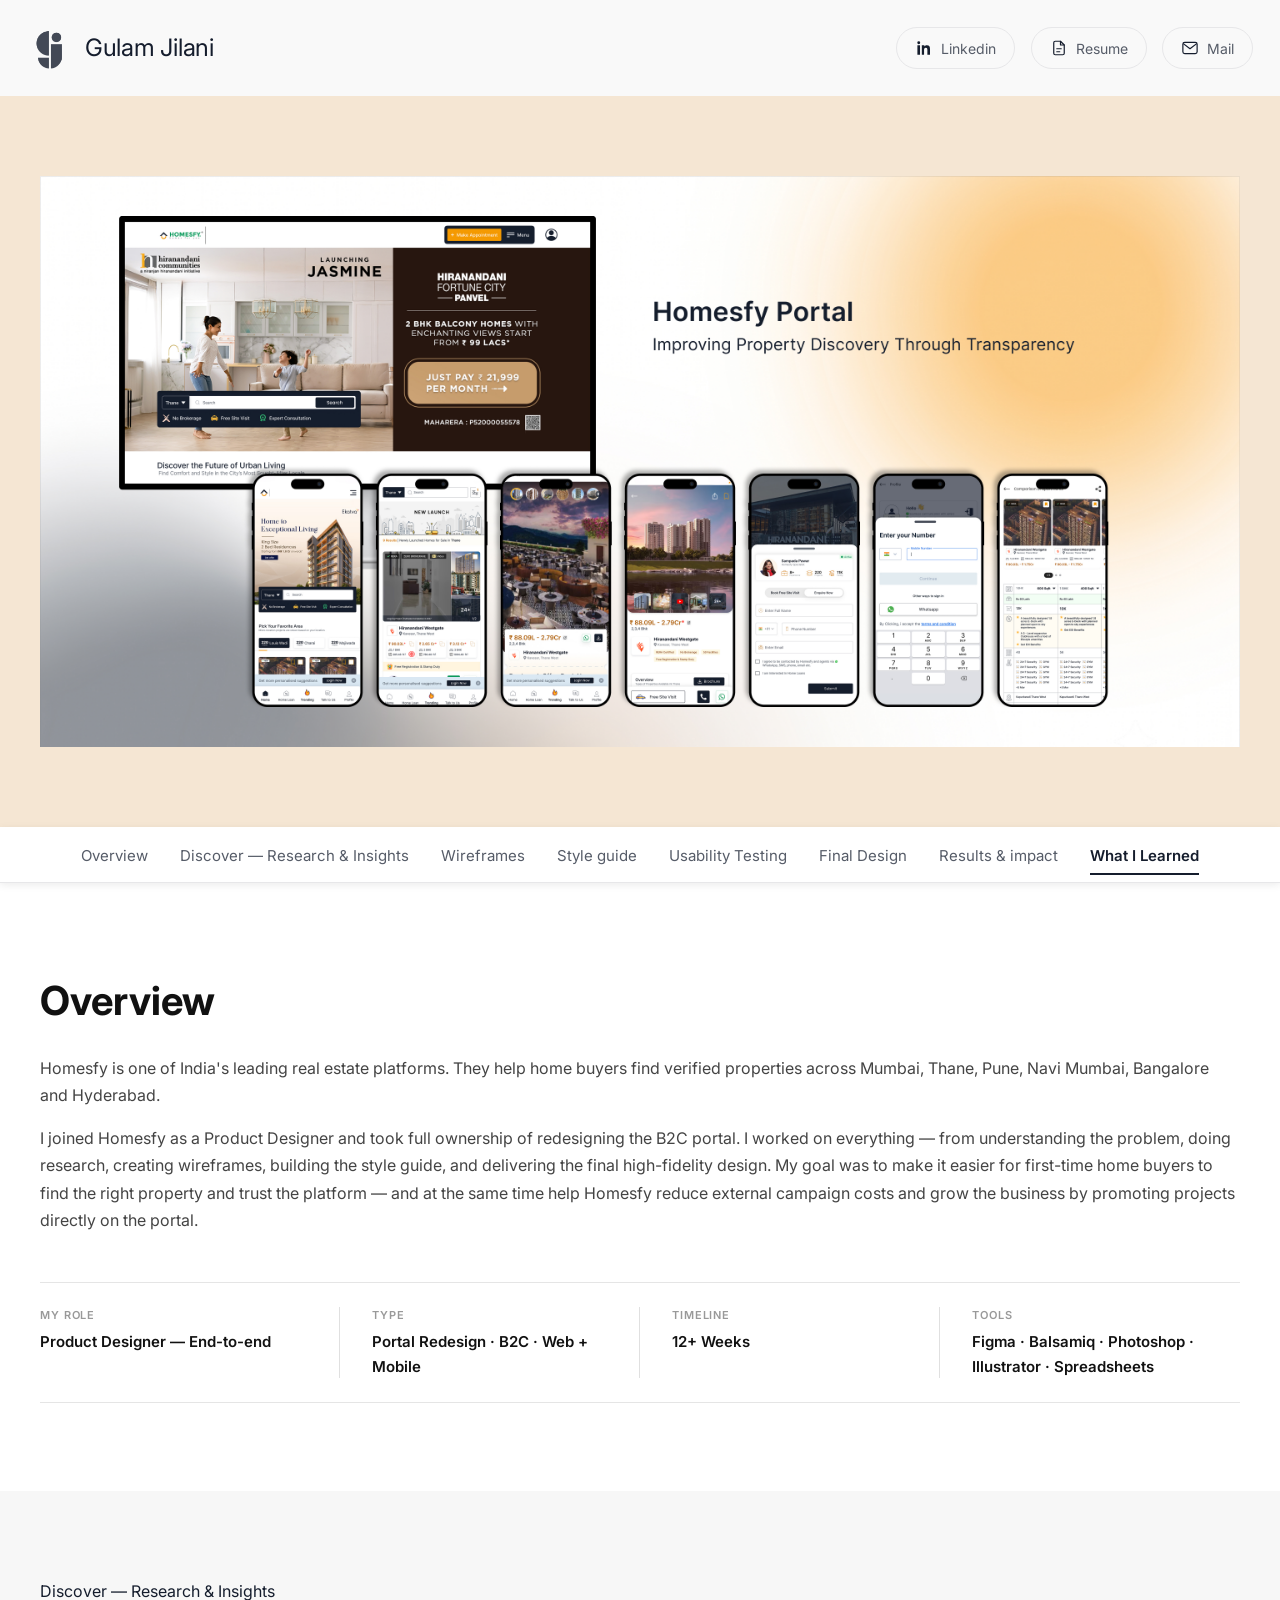
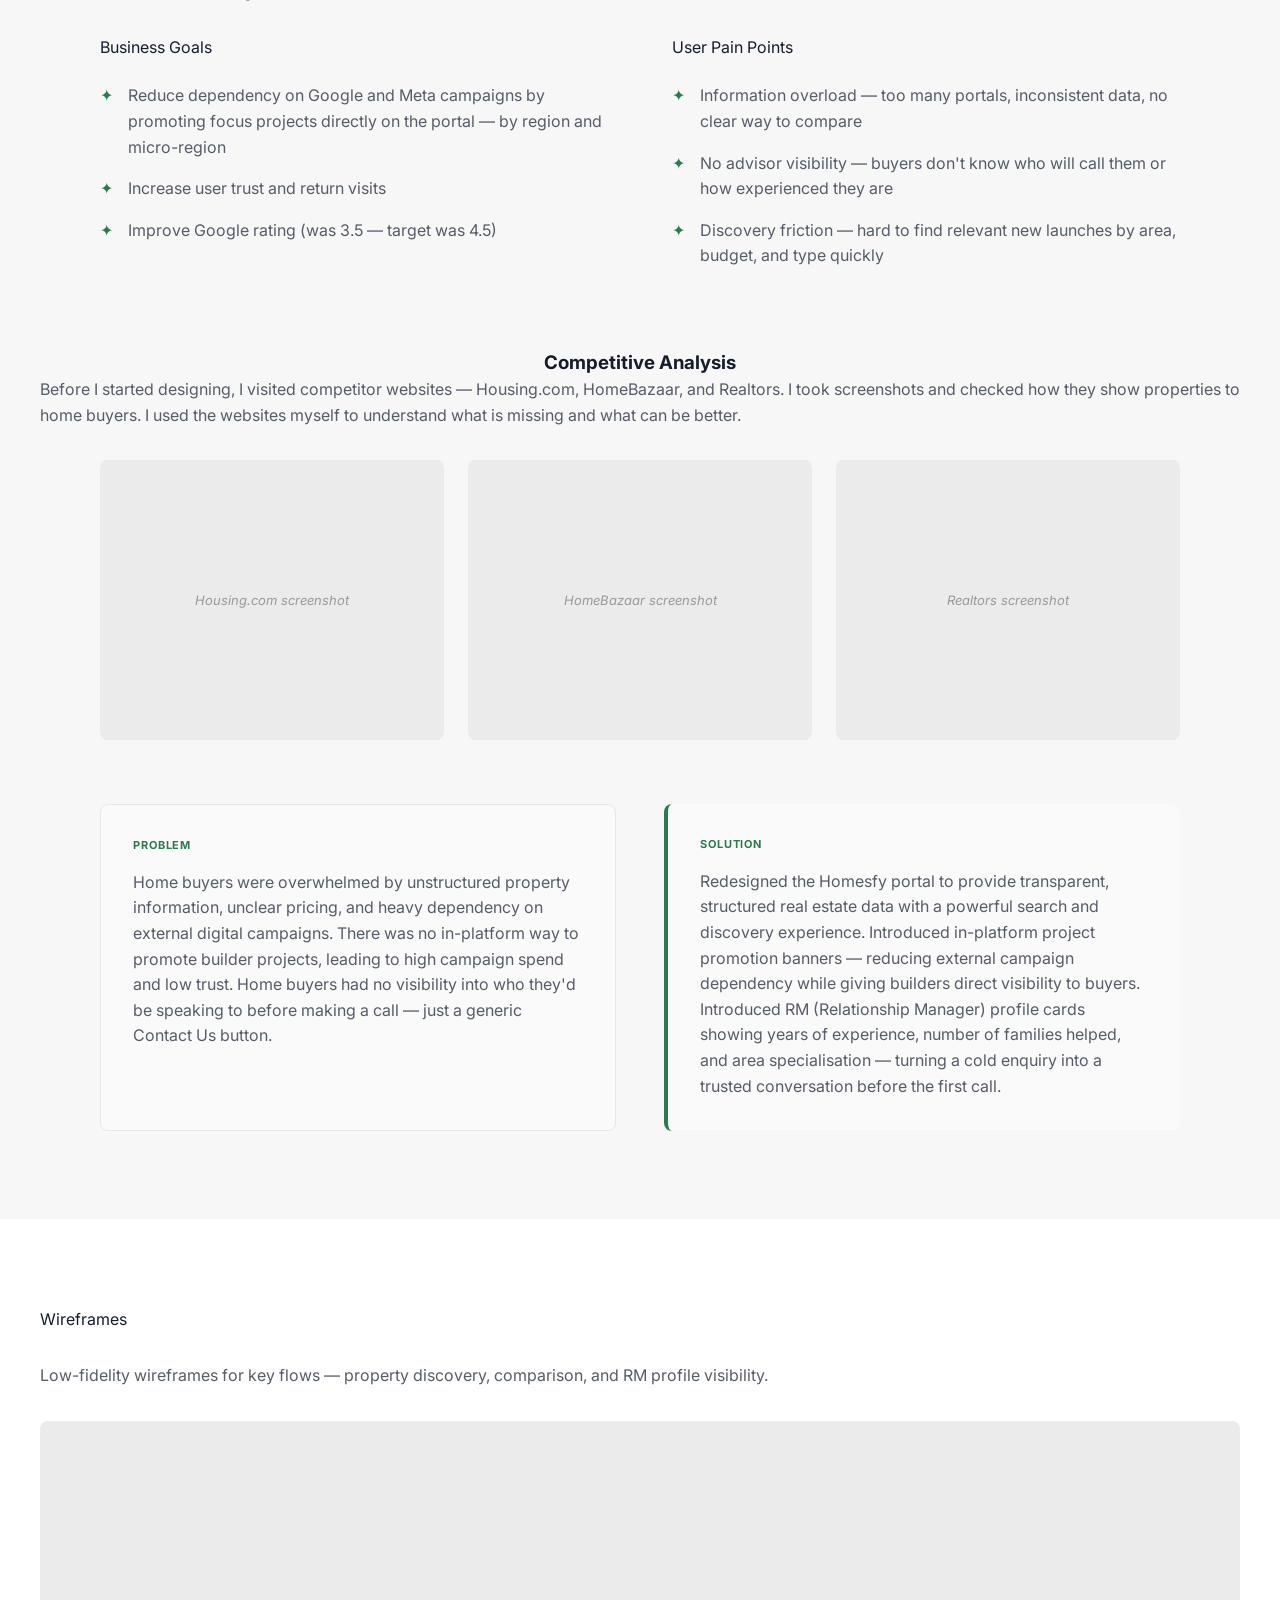
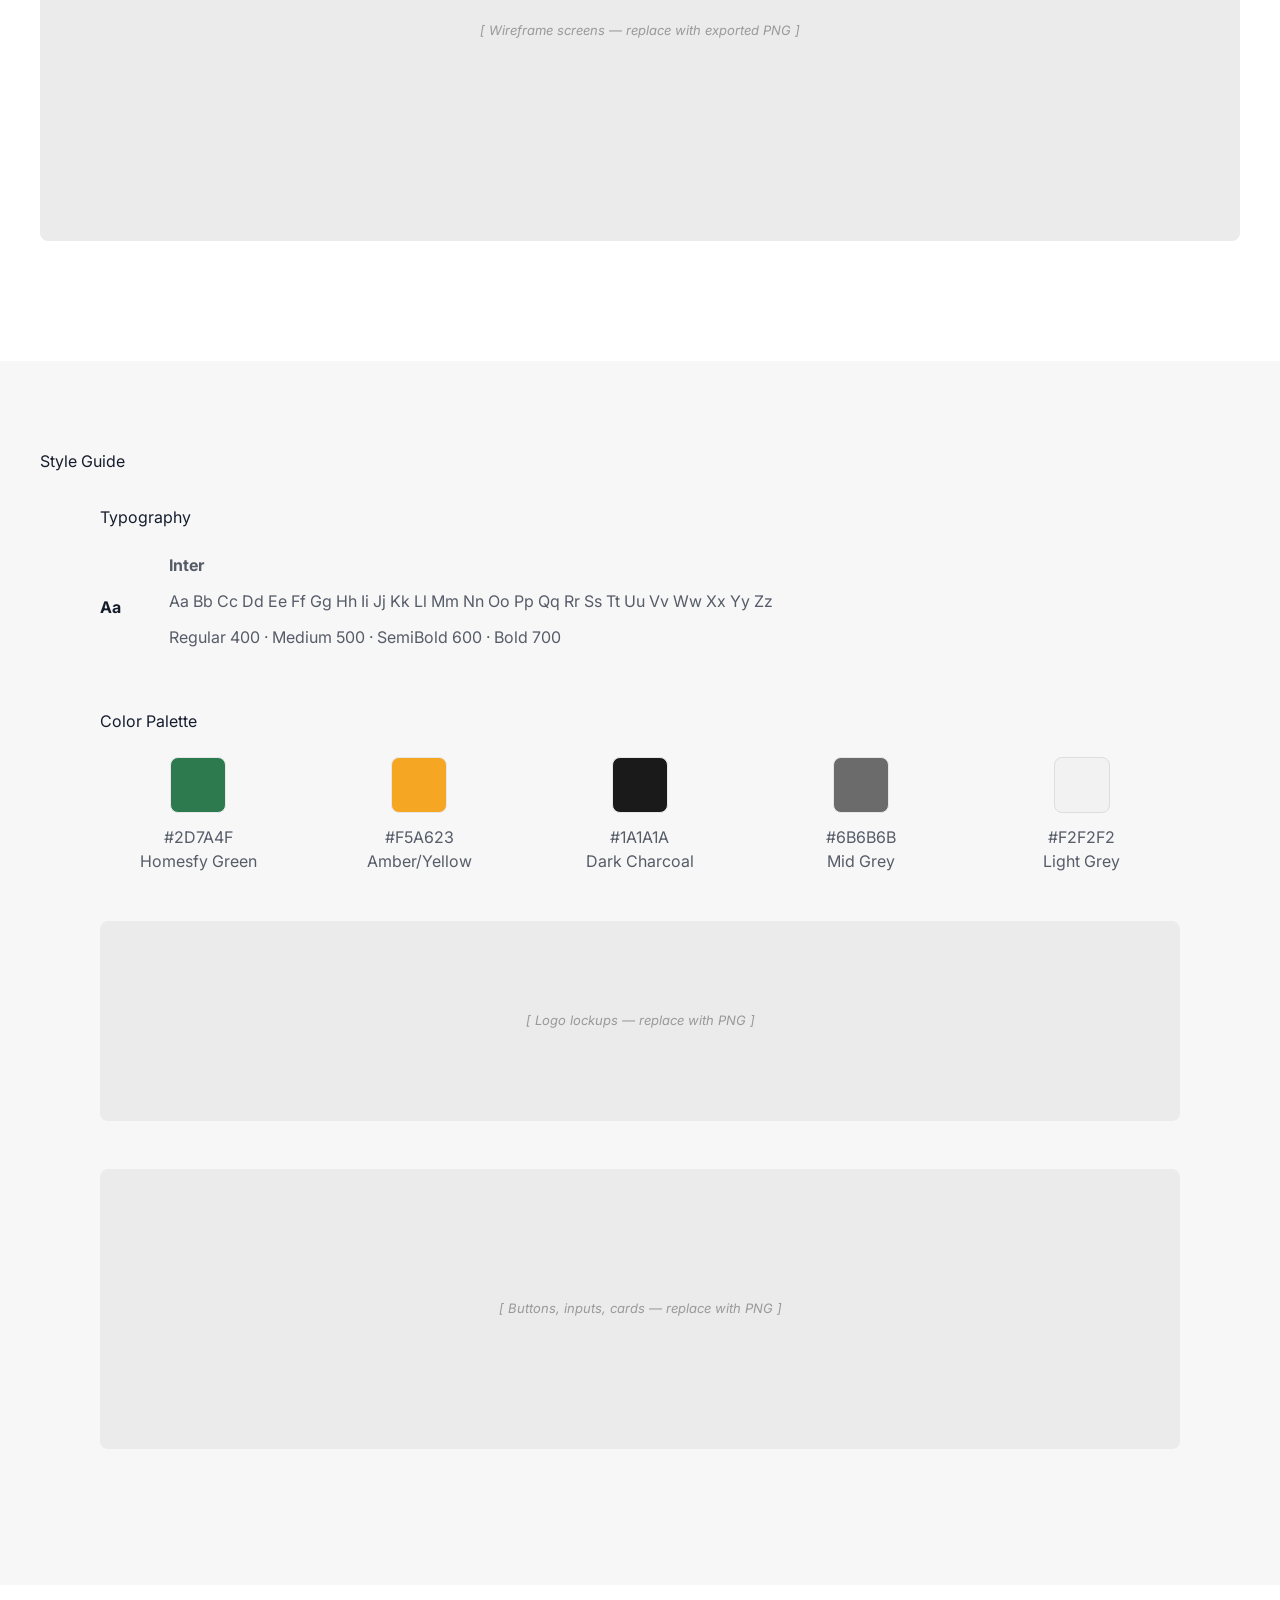
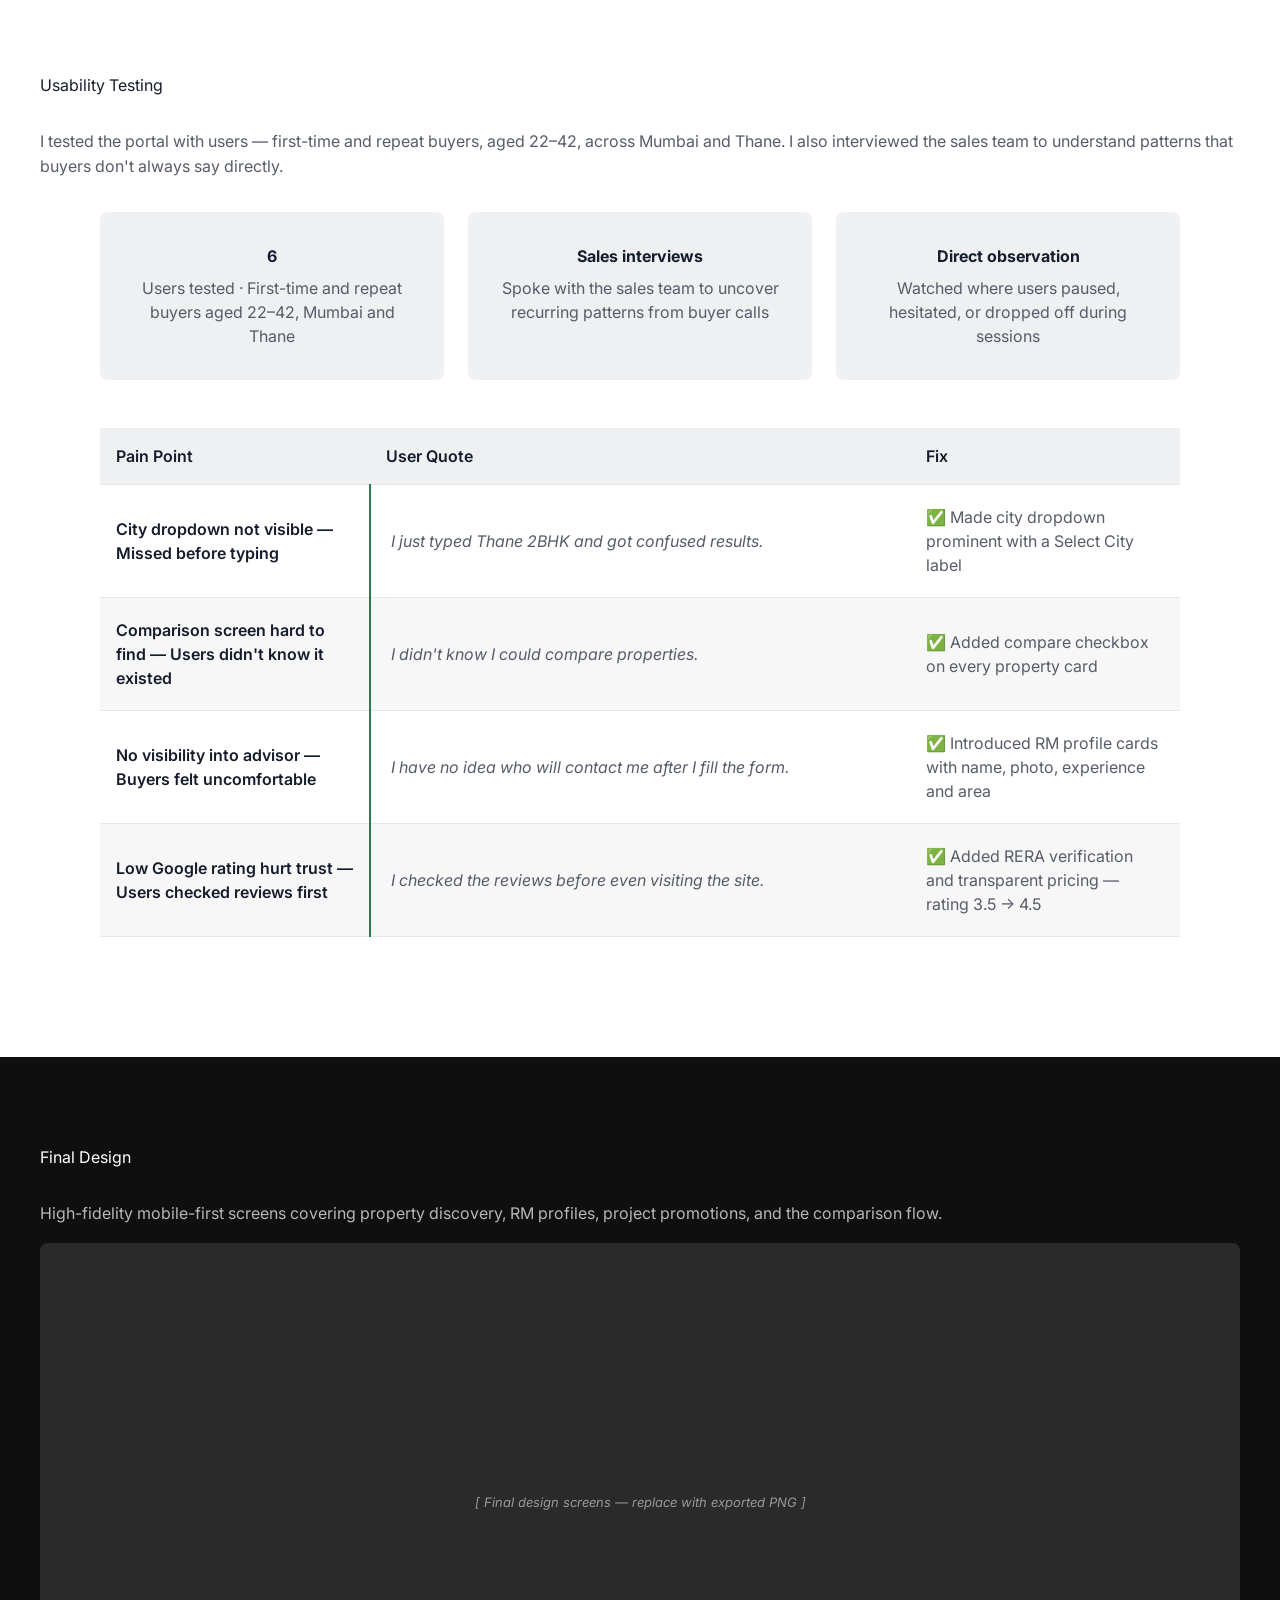
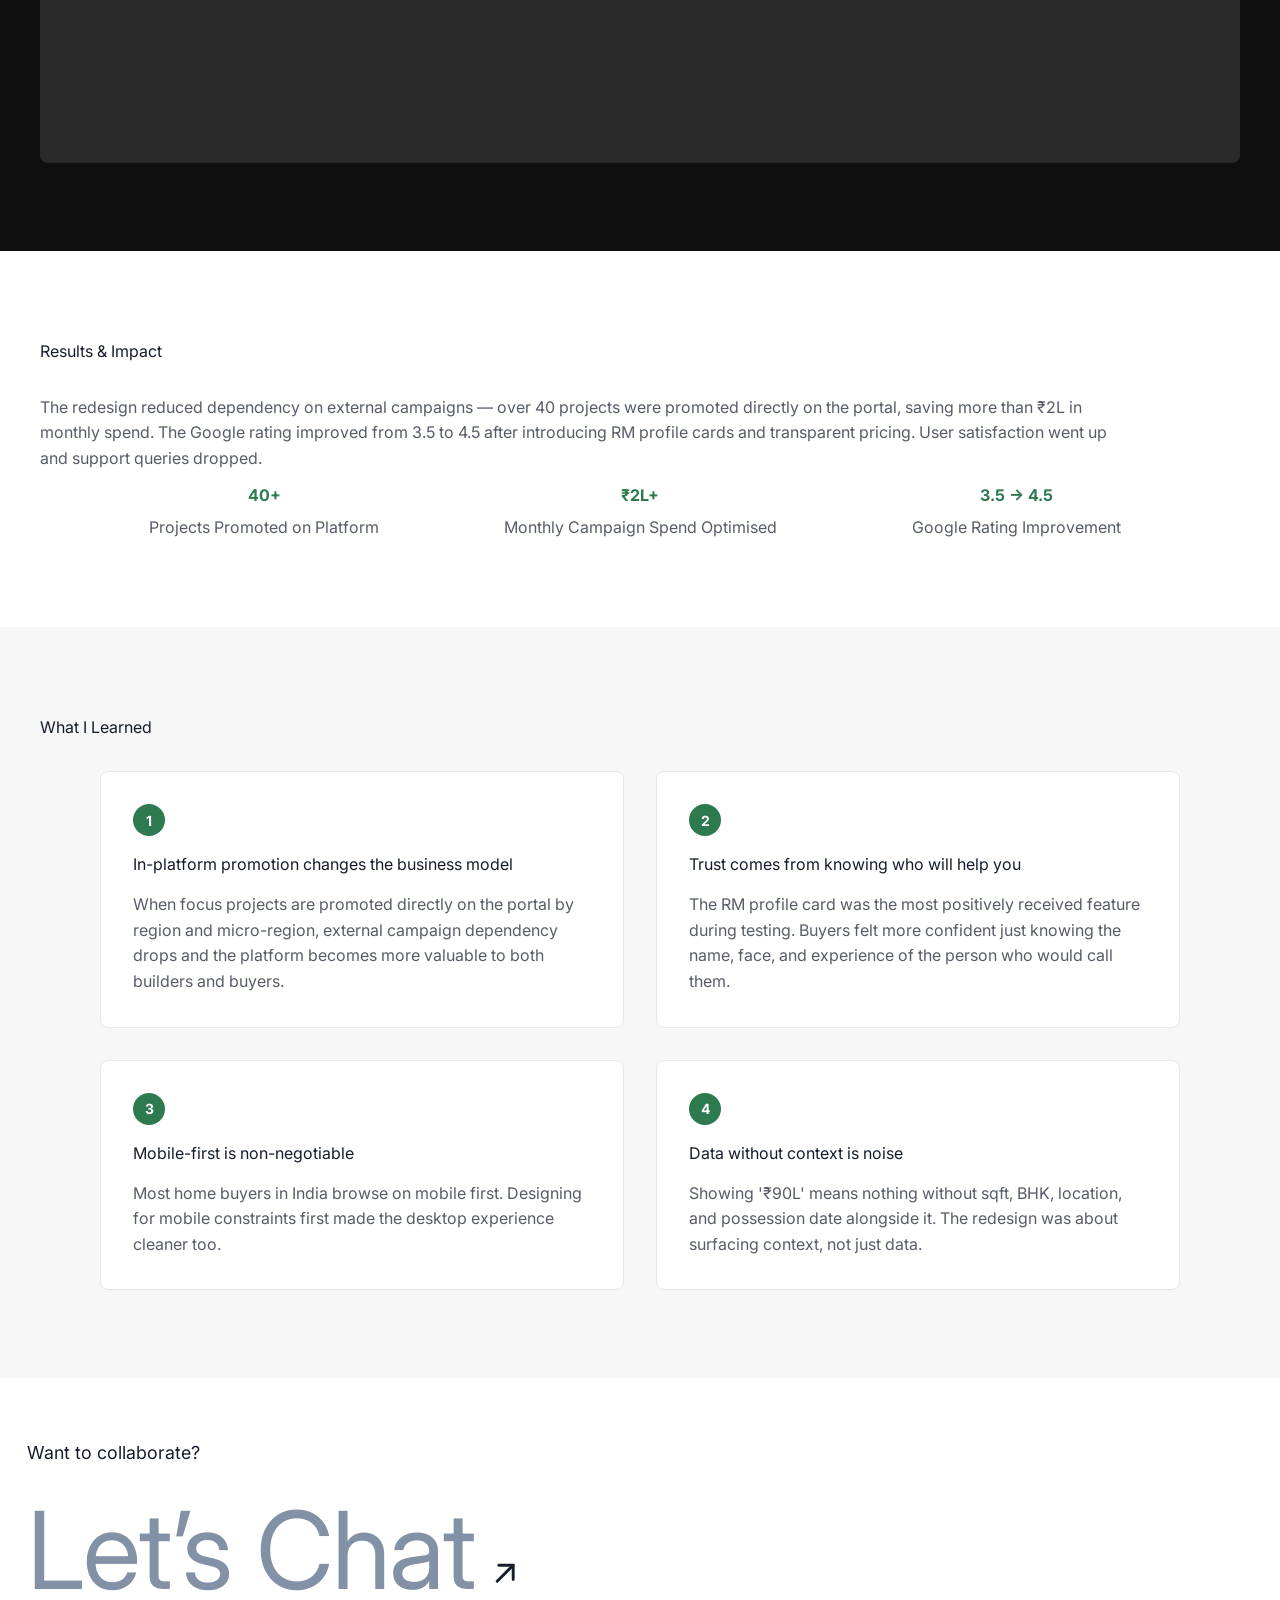
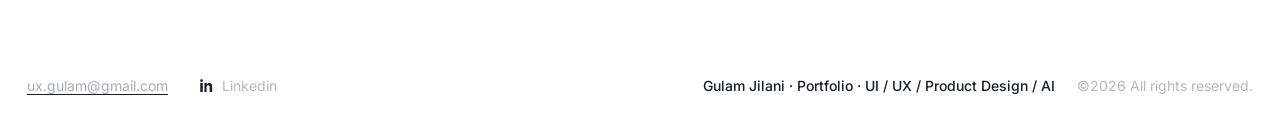
<file: homesfy-case-study.html>
<!DOCTYPE html>
<html lang="en">
<head>
<meta charset="UTF-8" />
<meta name="viewport" content="width=device-width, initial-scale=1, viewport-fit=cover" />
<title>Homesfy Portal Case Study · Gulam Jilani</title>
<meta name="description" content="Redesigning Homesfy Portal to improve property discovery, reduce campaign dependency, and build trust with home buyers." />
<meta name="theme-color" content="#f9f9f9" />

<link rel="icon" href="assets/images/logo_header.png" />
<link rel="preconnect" href="https://fonts.googleapis.com" />
<link rel="preconnect" href="https://fonts.gstatic.com" crossorigin />
<link href="https://fonts.googleapis.com/css2?family=Inter:wght@400;500;600;700&display=swap" rel="stylesheet" />
<link rel="stylesheet" href="assets/css/v3.css" />
<style>
/* ============================================================
   Homesfy Portal Case Study
   ============================================================ */

:root {
  --cs-green: #2D7A4F;
  --cs-amber: #F5A623;
  --cs-charcoal: #1A1A1A;
  --cs-mid-grey: #6B6B6B;
  --cs-light-grey: #F2F2F2;
  --cs-hero-bg: #0F0F0F;
  --cs-section-bg: #F7F7F7;
  scroll-behavior: smooth;
}

html { scroll-behavior: smooth; }

/* Remove header gaps */
.site-header {
  margin-bottom: 0;
  padding-bottom: 0;
}

/* ---- Hero ---- */
.cs-hero {
  background: #F5E6D3;
  color: var(--ink);
  padding: clamp(48px, 8vw, 80px) 0;
  min-height: 520px;
  display: flex;
  align-items: center;
  margin: 0;
}

.cs-hero-inner {
  display: grid;
  grid-template-columns: 1fr 1fr;
  gap: clamp(48px, 8vw, 80px);
  align-items: center;
}

.cs-hero-left h1 {
  font: var(--fs-display);
  margin: 0 0 16px 0;
  line-height: 1.1;
  color: var(--ink);
}

.cs-hero-left p {
  font: var(--fs-lead);
  margin: 0;
  color: var(--muted);
  line-height: 1.5;
  max-width: 600px;
}

.cs-hero-mockups {
  background: white;
  border-radius: 12px;
  border: 2px solid var(--line-light);
  min-height: 380px;
  display: flex;
  align-items: center;
  justify-content: center;
  font-size: 13px;
  color: #999;
  font-style: italic;
  order: -1;
}

/* ---- Section Nav ---- */
.cs-nav {
  position: sticky;
  top: 6.5%;
  z-index: 40;
  background: white;
  border-bottom: 1px solid var(--line-light);
  overflow-x: auto;
  scrollbar-width: none;
  box-shadow: 0 2px 8px rgba(0, 0, 0, 0.08);
  margin: 0;
  padding: 0;
  border-top: none;
  height: 56px;
}

.cs-nav::-webkit-scrollbar { display: none; }

.cs-nav-list {
  display: flex;
  list-style: none;
  margin: 0 auto;
  padding: 0 var(--gutter);
  gap: 32px;
  align-items: center;
  height: 56px;
  justify-content: center;
  width: fit-content;
}

.cs-nav-link {
  color: var(--muted);
  text-decoration: none;
  font-size: 15px;
  white-space: nowrap;
  padding: 0 0 8px 0;
  border-bottom: 2px solid transparent;
  transition: color 160ms var(--ease), border-color 160ms var(--ease);
  flex-shrink: 0;
}

.cs-nav-link:hover {
  color: var(--ink);
}

.cs-nav-link.active {
  color: var(--ink);
  font-weight: 600;
  border-bottom-color: var(--ink);
}

/* ---- Sections ---- */
.cs-section {
  scroll-margin-top: 160px;
  padding: clamp(56px, 8vw, 88px) 0;
}

.cs-section.light-bg {
  background: var(--cs-section-bg);
}

.cs-section.dark-bg {
  background: var(--cs-hero-bg);
  color: white;
}

.cs-section h2 {
  font: var(--fs-h2);
  margin: 0 0 32px 0;
  margin-top: 0;
}

.cs-section p {
  font: var(--fs-16);
  color: var(--muted);
  line-height: 1.6;
  margin: 0 0 16px 0;
}

.cs-section.dark-bg p {
  color: rgba(255, 255, 255, .7);
}

/* ---- Overview Detail ---- */
#overview h2 {
  font-size: 40px;
  font-weight: 700;
  color: #111;
  margin-bottom: 24px;
  margin-top: 0;
}

.cs-overview-intro {
  margin-bottom: 0;
}

.cs-overview-intro p {
  font-size: 16px;
  line-height: 1.7;
  color: #444;
  margin-bottom: 16px;
}

.cs-metadata-row {
  display: grid;
  grid-template-columns: 1fr 1fr 1fr 1fr;
  gap: 0;
  width: 100%;
  padding: 24px 0;
  margin: 48px 0 0;
  border-top: 1px solid #E5E5E5;
  border-bottom: 1px solid #E5E5E5;
  max-width: none;
}

.cs-metadata-item {
  text-align: left;
}

.cs-metadata-label {
  font-size: 11px;
  font-weight: 600;
  letter-spacing: 0.08em;
  text-transform: uppercase;
  color: #999;
  margin-bottom: 6px;
  display: block;
}

.cs-metadata-value {
  color: #111;
  font-weight: 600;
  font-size: 15px;
}

.cs-metadata-item:not(:last-child) {
  border-right: 1px solid #E0E0E0;
  padding-right: 32px;
}

.cs-metadata-item:not(:first-child) {
  padding-left: 32px;
}

@media (max-width: 640px) {
  .cs-metadata-row {
    grid-template-columns: 1fr 1fr;
  }

  .cs-metadata-item:nth-child(2) {
    border-right: none;
  }

  .cs-metadata-item:nth-child(3) {
    border-right: 1px solid #E0E0E0;
  }
}

/* ---- Two Column Layout ---- */
.cs-two-col {
  display: grid;
  grid-template-columns: 1fr 1fr;
  gap: 64px;
  margin-bottom: 64px;
  max-width: 1080px;
  margin-left: auto;
  margin-right: auto;
}

.cs-two-col h3 {
  font: var(--fs-24);
  margin: 0 0 24px 0;
  color: var(--ink);
}

.cs-bullet-list {
  list-style: none;
  margin: 0;
  padding: 0;
}

.cs-bullet-list li {
  font: var(--fs-16);
  color: var(--muted);
  margin-bottom: 16px;
  line-height: 1.6;
  padding-left: 28px;
  position: relative;
}

.cs-bullet-list li::before {
  content: "✦";
  position: absolute;
  left: 0;
  color: var(--cs-green);
}

/* ---- Competitive Analysis ---- */
.cs-screenshot-row {
  display: grid;
  grid-template-columns: repeat(3, 1fr);
  gap: 24px;
  margin: 32px 0 64px;
  max-width: 1080px;
  margin-left: auto;
  margin-right: auto;
}

.cs-screenshot {
  background: #EBEBEB;
  border-radius: 8px;
  height: 280px;
  display: flex;
  align-items: center;
  justify-content: center;
  font-size: 13px;
  color: #999;
  font-style: italic;
  text-align: center;
  padding: 16px;
}

/* ---- Problem & Solution Cards ---- */
.cs-problem-solution {
  display: grid;
  grid-template-columns: 1fr 1fr;
  gap: 48px;
  max-width: 1080px;
  margin: 0 auto;
}

.cs-card {
  padding: 32px;
  border-radius: 8px;
  border: 1px solid var(--line-light);
  background: #FAFAFA;
}

.cs-card.accent {
  border-left: 4px solid var(--cs-green);
  border: none;
  border-left: 4px solid var(--cs-green);
}

.cs-card-label {
  font-size: 11px;
  font-weight: 700;
  text-transform: uppercase;
  letter-spacing: .08em;
  color: var(--cs-green);
  margin-bottom: 16px;
}

.cs-card p {
  margin: 0;
  font-size: var(--fs-16);
  color: var(--muted);
  line-height: 1.6;
}

/* ---- Wireframes ---- */
.cs-wireframe-gallery {
  background: #EBEBEB;
  border-radius: 8px;
  height: 420px;
  display: flex;
  align-items: center;
  justify-content: center;
  font-size: 13px;
  color: #999;
  font-style: italic;
  margin: 32px 0;
}

/* ---- Style Guide ---- */
.cs-style-guide-section {
  max-width: 1080px;
  margin: 0 auto 48px;
}

.cs-style-guide-section h3 {
  font: var(--fs-24);
  margin: 0 0 24px 0;
  color: var(--ink);
}

.cs-typography {
  display: flex;
  align-items: center;
  gap: 48px;
  margin-bottom: 48px;
}

.cs-typography-mark {
  font: var(--fs-display);
  color: var(--ink);
  font-weight: 700;
  white-space: nowrap;
}

.cs-typography-details p {
  font: var(--fs-16);
  margin: 0 0 12px 0;
  color: var(--muted);
}

.cs-color-palette {
  display: grid;
  grid-template-columns: repeat(5, 1fr);
  gap: 24px;
  margin-bottom: 48px;
}

.cs-color-swatch {
  display: flex;
  flex-direction: column;
  align-items: center;
  gap: 12px;
}

.cs-swatch {
  width: 56px;
  height: 56px;
  border-radius: 8px;
  border: 1px solid var(--line-light);
}

.cs-swatch-label {
  font: var(--fs-14);
  color: var(--muted);
  text-align: center;
}

.cs-logo-lockups,
.cs-ui-components {
  background: #EBEBEB;
  border-radius: 8px;
  height: 200px;
  display: flex;
  align-items: center;
  justify-content: center;
  font-size: 13px;
  color: #999;
  font-style: italic;
  margin: 32px 0;
}

.cs-ui-components {
  height: 280px;
}

/* ---- Usability Testing ---- */
.cs-stat-chips {
  display: grid;
  grid-template-columns: repeat(3, 1fr);
  gap: 24px;
  margin: 32px 0 48px;
  max-width: 1080px;
  margin-left: auto;
  margin-right: auto;
}

.cs-chip {
  background: var(--card-grey);
  padding: 32px;
  border-radius: 8px;
  text-align: center;
}

.cs-chip-value {
  font: var(--fs-24);
  font-weight: 700;
  color: var(--ink);
  margin-bottom: 8px;
}

.cs-chip-label {
  font: var(--fs-14);
  color: var(--muted);
  line-height: 1.5;
}

/* ---- Findings Table ---- */
.cs-findings-table {
  width: 100%;
  border-collapse: collapse;
  margin: 32px 0;
  max-width: 1080px;
  margin-left: auto;
  margin-right: auto;
  font: var(--fs-14);
}

.cs-findings-table th {
  background: var(--card-grey);
  padding: 16px;
  text-align: left;
  font-weight: 600;
  color: var(--ink);
  border-bottom: 1px solid var(--line-light);
}

.cs-findings-table td {
  padding: 20px 16px;
  border-bottom: 1px solid var(--line-light);
  color: var(--muted);
}

.cs-findings-table tr:nth-child(even) {
  background: #F7F7F7;
}

.cs-findings-table td:first-child {
  font-weight: 600;
  color: var(--ink);
  width: 25%;
}

.cs-findings-table td:nth-child(2) {
  font-style: italic;
  border-left: 2px solid var(--cs-green);
  padding-left: 20px;
  width: 50%;
}

/* ---- Final Design ---- */
.cs-final-design-gallery {
  background: #2A2A2A;
  border-radius: 8px;
  height: 520px;
  display: flex;
  align-items: center;
  justify-content: center;
  font-size: 13px;
  color: #999;
  font-style: italic;
}

/* ---- Results ---- */
.cs-results-intro {
  max-width: 1080px;
  margin: 0 auto 48px;
}

.cs-stat-row {
  display: grid;
  grid-template-columns: repeat(3, 1fr);
  gap: 48px;
  max-width: 1080px;
  margin: 0 auto;
  text-align: center;
}

.cs-stat-block {
  text-align: center;
}

.cs-stat-number {
  font: var(--fs-display);
  color: var(--cs-green);
  font-weight: 700;
  line-height: 1;
  margin-bottom: 12px;
}

.cs-stat-description {
  font: var(--fs-16);
  color: var(--muted);
  line-height: 1.5;
}

/* ---- What I Learned ---- */
.cs-learnings {
  display: grid;
  grid-template-columns: repeat(2, 1fr);
  gap: 32px;
  max-width: 1080px;
  margin: 0 auto;
}

.cs-learning-block {
  padding: 32px;
  background: white;
  border-radius: 8px;
  border: 1px solid var(--line-light);
}

.cs-learning-num {
  display: inline-block;
  width: 32px;
  height: 32px;
  background: var(--cs-green);
  color: white;
  border-radius: 50%;
  display: flex;
  align-items: center;
  justify-content: center;
  font-weight: 700;
  font-size: 14px;
  margin-bottom: 16px;
}

.cs-learning-block h4 {
  font: var(--fs-20);
  margin: 0 0 16px 0;
  color: var(--ink);
}

.cs-learning-block p {
  margin: 0;
  font: var(--fs-14);
  color: var(--muted);
  line-height: 1.6;
}

/* ---- Responsive ---- */
@media (max-width: 1024px) {
  .cs-hero-inner {
    grid-template-columns: 1fr;
  }

  .cs-two-col,
  .cs-problem-solution,
  .cs-stat-row,
  .cs-learnings {
    grid-template-columns: 1fr;
    gap: 32px;
  }

  .cs-screenshot-row {
    grid-template-columns: repeat(2, 1fr);
  }

  .cs-metadata-row {
    grid-template-columns: repeat(2, 1fr);
  }

  .cs-stat-chips {
    grid-template-columns: 1fr;
  }

  .cs-typography {
    flex-direction: column;
    gap: 24px;
  }

  .cs-color-palette {
    grid-template-columns: repeat(3, 1fr);
  }
}

@media (max-width: 768px) {
  .cs-nav-list {
    gap: 24px;
    padding: 0 16px;
  }

  .cs-screenshot-row {
    grid-template-columns: 1fr;
  }

  .cs-findings-table {
    font-size: 13px;
  }

  .cs-findings-table td,
  .cs-findings-table th {
    padding: 12px 8px;
  }

  .cs-learnings {
    grid-template-columns: 1fr;
  }

  .cs-color-palette {
    grid-template-columns: repeat(2, 1fr);
  }
}
</style>
</head>
<body>

<!-- ============ HEADER ============ -->
<header class="site-header">
  <div class="wrap wrap--frame header-inner">
    <a class="brand" href="index.html" aria-label="Gulam Jilani — home">
      <img class="brand-mark" src="assets/images/logo_header.png" alt="" width="44" height="44" />
      <span class="brand-name">Gulam Jilani</span>
    </a>

    <nav class="header-actions" aria-label="Contact">
      <a class="pill" href="https://www.linkedin.com/in/gulam-jilani-55a26b123/" target="_blank" rel="noopener" aria-label="Linkedin">
        <svg class="ic" viewBox="0 0 24 24" aria-hidden="true"><path fill="currentColor" d="M6.94 5a1.94 1.94 0 1 1-3.88 0 1.94 1.94 0 0 1 3.88 0ZM3.2 8.4h3.5V21H3.2V8.4Zm5.9 0h3.36v1.72h.05c.47-.86 1.6-1.77 3.3-1.77 3.53 0 4.19 2.24 4.19 5.15V21h-3.5v-6.06c0-1.45-.03-3.3-2.05-3.3-2.06 0-2.37 1.57-2.37 3.2V21H9.1V8.4Z"/></svg>
        <span class="pill-label">Linkedin</span>
      </a>

      <a class="pill" href="https://drive.google.com/file/d/1tel5gXtBqFxPdMZ285OQE-GDXLcQVDHw/view?usp=sharing?usp=sharing&ouid=104128095403604787964&rtpof=true&sd=true" aria-label="Resume" title="Resume">
        <svg class="ic" viewBox="0 0 24 24" fill="none" stroke="currentColor" stroke-width="1.6" stroke-linecap="round" stroke-linejoin="round" aria-hidden="true"><path d="M14 3H7a2 2 0 0 0-2 2v14a2 2 0 0 0 2 2h10a2 2 0 0 0 2-2V8l-5-5Z"/><path d="M14 3v5h5"/><path d="M9 13h6M9 17h4"/></svg>
        <span class="pill-label">Resume</span>
      </a>

      <a class="pill" href="mailto:ux.gulam@gmail.com" aria-label="Mail (ux.gulam@gmail.com)" title="ux.gulam@gmail.com">
        <svg class="ic" viewBox="0 0 24 24" fill="none" stroke="currentColor" stroke-width="1.6" stroke-linecap="round" stroke-linejoin="round" aria-hidden="true"><rect x="2.5" y="4.5" width="19" height="15" rx="2.5"/><path d="m3.5 6.5 8.5 6.5 8.5-6.5"/></svg>
        <span class="pill-label">Mail</span>
      </a>
    </nav>
  </div>
</header>

<main id="top">

  <!-- ============ HERO ============ -->
  <section class="cs-hero">
    <div class="wrap">
      <!-- <div class="cs-hero-inner">
        <img src="/assets/images/Portal_Banner.jpg"/>
      </div> -->
      <img src="/assets/images/Portal_Banner.jpg"/>
    </div>
  </section>

  <!-- ============ STICKY NAV ============ -->
  <nav class="cs-nav" aria-label="Case study sections">
    <ul class="cs-nav-list">
      <li><a href="#overview" class="cs-nav-link active" data-section="overview">Overview</a></li>
      <li><a href="#discover" class="cs-nav-link" data-section="discover">Discover — Research & Insights</a></li>
      <li><a href="#wireframes" class="cs-nav-link" data-section="wireframes">Wireframes</a></li>
      <li><a href="#style-guide" class="cs-nav-link" data-section="style-guide">Style guide</a></li>
      <li><a href="#usability-testing" class="cs-nav-link" data-section="usability-testing">Usability Testing</a></li>
      <li><a href="#final-design" class="cs-nav-link" data-section="final-design">Final Design</a></li>
      <li><a href="#results" class="cs-nav-link" data-section="results">Results & impact</a></li>
      <li><a href="#what-i-learned" class="cs-nav-link" data-section="what-i-learned">What I Learned</a></li>
    </ul>
  </nav>

  <!-- ============ OVERVIEW ============ -->
  <section class="cs-section" id="overview">
    <div class="wrap">
      <h2>Overview</h2>

      <div class="cs-overview-intro">
        <p>Homesfy is one of India's leading real estate platforms. They help home buyers find verified properties across Mumbai, Thane, Pune, Navi Mumbai, Bangalore and Hyderabad.</p>
        <p>I joined Homesfy as a Product Designer and took full ownership of redesigning the B2C portal. I worked on everything — from understanding the problem, doing research, creating wireframes, building the style guide, and delivering the final high-fidelity design. My goal was to make it easier for first-time home buyers to find the right property and trust the platform — and at the same time help Homesfy reduce external campaign costs and grow the business by promoting projects directly on the portal.</p>
      </div>

      <div class="cs-metadata-row">
        <div class="cs-metadata-item">
          <span class="cs-metadata-label">MY ROLE</span>
          <span class="cs-metadata-value">Product Designer — End-to-end</span>
        </div>
        <div class="cs-metadata-item">
          <span class="cs-metadata-label">TYPE</span>
          <span class="cs-metadata-value">Portal Redesign · B2C · Web + Mobile</span>
        </div>
        <div class="cs-metadata-item">
          <span class="cs-metadata-label">TIMELINE</span>
          <span class="cs-metadata-value">12+ Weeks</span>
        </div>
        <div class="cs-metadata-item">
          <span class="cs-metadata-label">TOOLS</span>
          <span class="cs-metadata-value">Figma · Balsamiq · Photoshop · Illustrator · Spreadsheets</span>
        </div>
      </div>
    </div>
  </section>

  <!-- ============ DISCOVER & INSIGHTS ============ -->
  <section class="cs-section light-bg" id="discover">
    <div class="wrap">
      <h2>Discover — Research & Insights</h2>

      <div class="cs-two-col">
        <div>
          <h3>Business Goals</h3>
          <ul class="cs-bullet-list">
            <li>Reduce dependency on Google and Meta campaigns by promoting focus projects directly on the portal — by region and micro-region</li>
            <li>Increase user trust and return visits</li>
            <li>Improve Google rating (was 3.5 — target was 4.5)</li>
          </ul>
        </div>
        <div>
          <h3>User Pain Points</h3>
          <ul class="cs-bullet-list">
            <li>Information overload — too many portals, inconsistent data, no clear way to compare</li>
            <li>No advisor visibility — buyers don't know who will call them or how experienced they are</li>
            <li>Discovery friction — hard to find relevant new launches by area, budget, and type quickly</li>
          </ul>
        </div>
      </div>

      <div>
        <h3 style="text-align: center;">Competitive Analysis</h3>
        <p>Before I started designing, I visited competitor websites — Housing.com, HomeBazaar, and Realtors. I took screenshots and checked how they show properties to home buyers. I used the websites myself to understand what is missing and what can be better.</p>
        <div class="cs-screenshot-row">
          <div class="cs-screenshot" data-replace="housing-screenshot.png">Housing.com screenshot</div>
          <div class="cs-screenshot" data-replace="homebazaar-screenshot.png">HomeBazaar screenshot</div>
          <div class="cs-screenshot" data-replace="realtors-screenshot.png">Realtors screenshot</div>
        </div>
      </div>

      <div class="cs-problem-solution">
        <div class="cs-card">
          <div class="cs-card-label">Problem</div>
          <p>Home buyers were overwhelmed by unstructured property information, unclear pricing, and heavy dependency on external digital campaigns. There was no in-platform way to promote builder projects, leading to high campaign spend and low trust. Home buyers had no visibility into who they'd be speaking to before making a call — just a generic Contact Us button.</p>
        </div>
        <div class="cs-card accent">
          <div class="cs-card-label">Solution</div>
          <p>Redesigned the Homesfy portal to provide transparent, structured real estate data with a powerful search and discovery experience. Introduced in-platform project promotion banners — reducing external campaign dependency while giving builders direct visibility to buyers. Introduced RM (Relationship Manager) profile cards showing years of experience, number of families helped, and area specialisation — turning a cold enquiry into a trusted conversation before the first call.</p>
        </div>
      </div>
    </div>
  </section>

  <!-- ============ WIREFRAMES ============ -->
  <section class="cs-section" id="wireframes">
    <div class="wrap">
      <h2>Wireframes</h2>
      <p>Low-fidelity wireframes for key flows — property discovery, comparison, and RM profile visibility.</p>
      <div class="cs-wireframe-gallery" data-replace="wireframe-screens.png">[ Wireframe screens — replace with exported PNG ]</div>
    </div>
  </section>

  <!-- ============ STYLE GUIDE ============ -->
  <section class="cs-section light-bg" id="style-guide">
    <div class="wrap">
      <h2>Style Guide</h2>

      <div class="cs-style-guide-section">
        <h3>Typography</h3>
        <div class="cs-typography">
          <div class="cs-typography-mark">Aa</div>
          <div class="cs-typography-details">
            <p><strong>Inter</strong></p>
            <p>Aa Bb Cc Dd Ee Ff Gg Hh Ii Jj Kk Ll Mm Nn Oo Pp Qq Rr Ss Tt Uu Vv Ww Xx Yy Zz</p>
            <p>Regular 400 · Medium 500 · SemiBold 600 · Bold 700</p>
          </div>
        </div>
      </div>

      <div class="cs-style-guide-section">
        <h3>Color Palette</h3>
        <div class="cs-color-palette">
          <div class="cs-color-swatch">
            <div class="cs-swatch" style="background: #2D7A4F;"></div>
            <div class="cs-swatch-label">#2D7A4F<br>Homesfy Green</div>
          </div>
          <div class="cs-color-swatch">
            <div class="cs-swatch" style="background: #F5A623;"></div>
            <div class="cs-swatch-label">#F5A623<br>Amber/Yellow</div>
          </div>
          <div class="cs-color-swatch">
            <div class="cs-swatch" style="background: #1A1A1A;"></div>
            <div class="cs-swatch-label">#1A1A1A<br>Dark Charcoal</div>
          </div>
          <div class="cs-color-swatch">
            <div class="cs-swatch" style="background: #6B6B6B;"></div>
            <div class="cs-swatch-label">#6B6B6B<br>Mid Grey</div>
          </div>
          <div class="cs-color-swatch">
            <div class="cs-swatch" style="background: #F2F2F2; border: 1px solid #ddd;"></div>
            <div class="cs-swatch-label">#F2F2F2<br>Light Grey</div>
          </div>
        </div>
      </div>

      <div class="cs-style-guide-section">
        <div class="cs-logo-lockups" data-replace="logo-lockups.png">[ Logo lockups — replace with PNG ]</div>
      </div>

      <div class="cs-style-guide-section">
        <div class="cs-ui-components" data-replace="ui-components.png">[ Buttons, inputs, cards — replace with PNG ]</div>
      </div>
    </div>
  </section>

  <!-- ============ USABILITY TESTING ============ -->
  <section class="cs-section" id="usability-testing">
    <div class="wrap">
      <h2>Usability Testing</h2>
      <p>I tested the portal with users — first-time and repeat buyers, aged 22–42, across Mumbai and Thane. I also interviewed the sales team to understand patterns that buyers don't always say directly.</p>

      <div class="cs-stat-chips">
        <div class="cs-chip">
          <div class="cs-chip-value">6</div>
          <div class="cs-chip-label">Users tested · First-time and repeat buyers aged 22–42, Mumbai and Thane</div>
        </div>
        <div class="cs-chip">
          <div class="cs-chip-value">Sales interviews</div>
          <div class="cs-chip-label">Spoke with the sales team to uncover recurring patterns from buyer calls</div>
        </div>
        <div class="cs-chip">
          <div class="cs-chip-value">Direct observation</div>
          <div class="cs-chip-label">Watched where users paused, hesitated, or dropped off during sessions</div>
        </div>
      </div>

      <table class="cs-findings-table">
        <thead>
          <tr>
            <th>Pain Point</th>
            <th>User Quote</th>
            <th>Fix</th>
          </tr>
        </thead>
        <tbody>
          <tr>
            <td>City dropdown not visible — Missed before typing</td>
            <td>I just typed Thane 2BHK and got confused results.</td>
            <td>✅ Made city dropdown prominent with a Select City label</td>
          </tr>
          <tr>
            <td>Comparison screen hard to find — Users didn't know it existed</td>
            <td>I didn't know I could compare properties.</td>
            <td>✅ Added compare checkbox on every property card</td>
          </tr>
          <tr>
            <td>No visibility into advisor — Buyers felt uncomfortable</td>
            <td>I have no idea who will contact me after I fill the form.</td>
            <td>✅ Introduced RM profile cards with name, photo, experience and area</td>
          </tr>
          <tr>
            <td>Low Google rating hurt trust — Users checked reviews first</td>
            <td>I checked the reviews before even visiting the site.</td>
            <td>✅ Added RERA verification and transparent pricing — rating 3.5 → 4.5</td>
          </tr>
        </tbody>
      </table>
    </div>
  </section>

  <!-- ============ FINAL DESIGN ============ -->
  <section class="cs-section dark-bg" id="final-design">
    <div class="wrap">
      <h2>Final Design</h2>
      <p>High-fidelity mobile-first screens covering property discovery, RM profiles, project promotions, and the comparison flow.</p>
      <div class="cs-final-design-gallery" data-replace="final-design-screens.png">[ Final design screens — replace with exported PNG ]</div>
    </div>
  </section>

  <!-- ============ RESULTS & IMPACT ============ -->
  <section class="cs-section" id="results">
    <div class="wrap">
      <h2>Results & Impact</h2>
      <p class="cs-results-intro">The redesign reduced dependency on external campaigns — over 40 projects were promoted directly on the portal, saving more than ₹2L in monthly spend. The Google rating improved from 3.5 to 4.5 after introducing RM profile cards and transparent pricing. User satisfaction went up and support queries dropped.</p>

      <div class="cs-stat-row">
        <div class="cs-stat-block">
          <div class="cs-stat-number">40+</div>
          <div class="cs-stat-description">Projects Promoted on Platform</div>
        </div>
        <div class="cs-stat-block">
          <div class="cs-stat-number">₹2L+</div>
          <div class="cs-stat-description">Monthly Campaign Spend Optimised</div>
        </div>
        <div class="cs-stat-block">
          <div class="cs-stat-number">3.5 → 4.5</div>
          <div class="cs-stat-description">Google Rating Improvement</div>
        </div>
      </div>
    </div>
  </section>

  <!-- ============ WHAT I LEARNED ============ -->
  <section class="cs-section light-bg" id="what-i-learned">
    <div class="wrap">
      <h2>What I Learned</h2>

      <div class="cs-learnings">
        <div class="cs-learning-block">
          <div class="cs-learning-num">1</div>
          <h4>In-platform promotion changes the business model</h4>
          <p>When focus projects are promoted directly on the portal by region and micro-region, external campaign dependency drops and the platform becomes more valuable to both builders and buyers.</p>
        </div>
        <div class="cs-learning-block">
          <div class="cs-learning-num">2</div>
          <h4>Trust comes from knowing who will help you</h4>
          <p>The RM profile card was the most positively received feature during testing. Buyers felt more confident just knowing the name, face, and experience of the person who would call them.</p>
        </div>
        <div class="cs-learning-block">
          <div class="cs-learning-num">3</div>
          <h4>Mobile-first is non-negotiable</h4>
          <p>Most home buyers in India browse on mobile first. Designing for mobile constraints first made the desktop experience cleaner too.</p>
        </div>
        <div class="cs-learning-block">
          <div class="cs-learning-num">4</div>
          <h4>Data without context is noise</h4>
          <p>Showing '₹90L' means nothing without sqft, BHK, location, and possession date alongside it. The redesign was about surfacing context, not just data.</p>
        </div>
      </div>
    </div>
  </section>

</main>

<!-- ============ FOOTER ============ -->
<footer class="site-footer">
  <div class="wrap wrap--frame">
    <p class="footer-kicker">Want to collaborate?</p>
    <a class="footer-chat" href="mailto:ux.gulam@gmail.com">
      <span>Let&rsquo;s Chat</span>
      <svg class="chat-arrow" viewBox="0 0 24 24" fill="none" stroke="currentColor" stroke-width="1.8" stroke-linecap="round" stroke-linejoin="round" aria-hidden="true"><path d="M7 17 17 7"/><path d="M8 7h9v9"/></svg>
    </a>

    <div class="footer-bottom">
      <div class="footer-links">
        <a href="mailto:ux.gulam@gmail.com"><span class="at">ux.gulam@gmail.com</span> </a>
        <a href="https://www.linkedin.com/in/gulam-jilani-55a26b123/" target="_blank" rel="noopener" class="footer-li">
          <svg class="ic" viewBox="0 0 24 24" aria-hidden="true"><path fill="currentColor" d="M6.94 5a1.94 1.94 0 1 1-3.88 0 1.94 1.94 0 0 1 3.88 0ZM3.2 8.4h3.5V21H3.2V8.4Zm5.9 0h3.36v1.72h.05c.47-.86 1.6-1.77 3.3-1.77 3.53 0 4.19 2.24 4.19 5.15V21h-3.5v-6.06c0-1.45-.03-3.3-2.05-3.3-2.06 0-2.37 1.57-2.37 3.2V21H9.1V8.4Z"/></svg>
          Linkedin
        </a>
      </div>
      <p class="footer-meta">
        <span>Gulam Jilani · Portfolio · UI / UX / Product Design / AI</span>
        <span class="footer-copy">©2026 All rights reserved.</span>
      </p>
    </div>
  </div>
</footer>

<script defer src="assets/js/header-scroll.js"></script>
<script>
// ============ DYNAMIC SCROLL MARGIN ============
function setScrollMargins() {
  const header = document.querySelector('.site-header');
  const nav = document.querySelector('.cs-nav');
  const sections = document.querySelectorAll('.cs-section');

  if (header && nav) {
    const headerHeight = header.offsetHeight;
    const navHeight = nav.offsetHeight;
    const totalHeight = headerHeight + navHeight;

    sections.forEach(section => {
      section.style.scrollMarginTop = totalHeight + 'px';
    });
  }
}

// Run on load and on resize
window.addEventListener('load', setScrollMargins);
window.addEventListener('resize', setScrollMargins);
setScrollMargins();
</script>
<script>
// ============ SCROLLSPY ============
(function() {
  'use strict';

  const navLinks = document.querySelectorAll('.cs-nav-link');
  const sections = document.querySelectorAll('.cs-section');

  // Scrollspy for section links
  const scrollspyObserver = new IntersectionObserver((entries) => {
    entries.forEach(entry => {
      if (entry.isIntersecting) {
        const id = entry.target.id;
        navLinks.forEach(link => {
          if (link.getAttribute('data-section') === id) {
            link.classList.add('active');
          } else {
            link.classList.remove('active');
          }
        });
      }
    });
  }, {
    rootMargin: '-100px 0px -66% 0px'
  });

  sections.forEach(section => scrollspyObserver.observe(section));

  // Smooth scroll on click
  navLinks.forEach(link => {
    link.addEventListener('click', (e) => {
      e.preventDefault();
      const sectionId = link.getAttribute('href').slice(1);
      const section = document.getElementById(sectionId);
      if (section) {
        section.scrollIntoView({ behavior: 'smooth' });
      }
    });
  });
})();
</script>
</body>
</html>
</file>
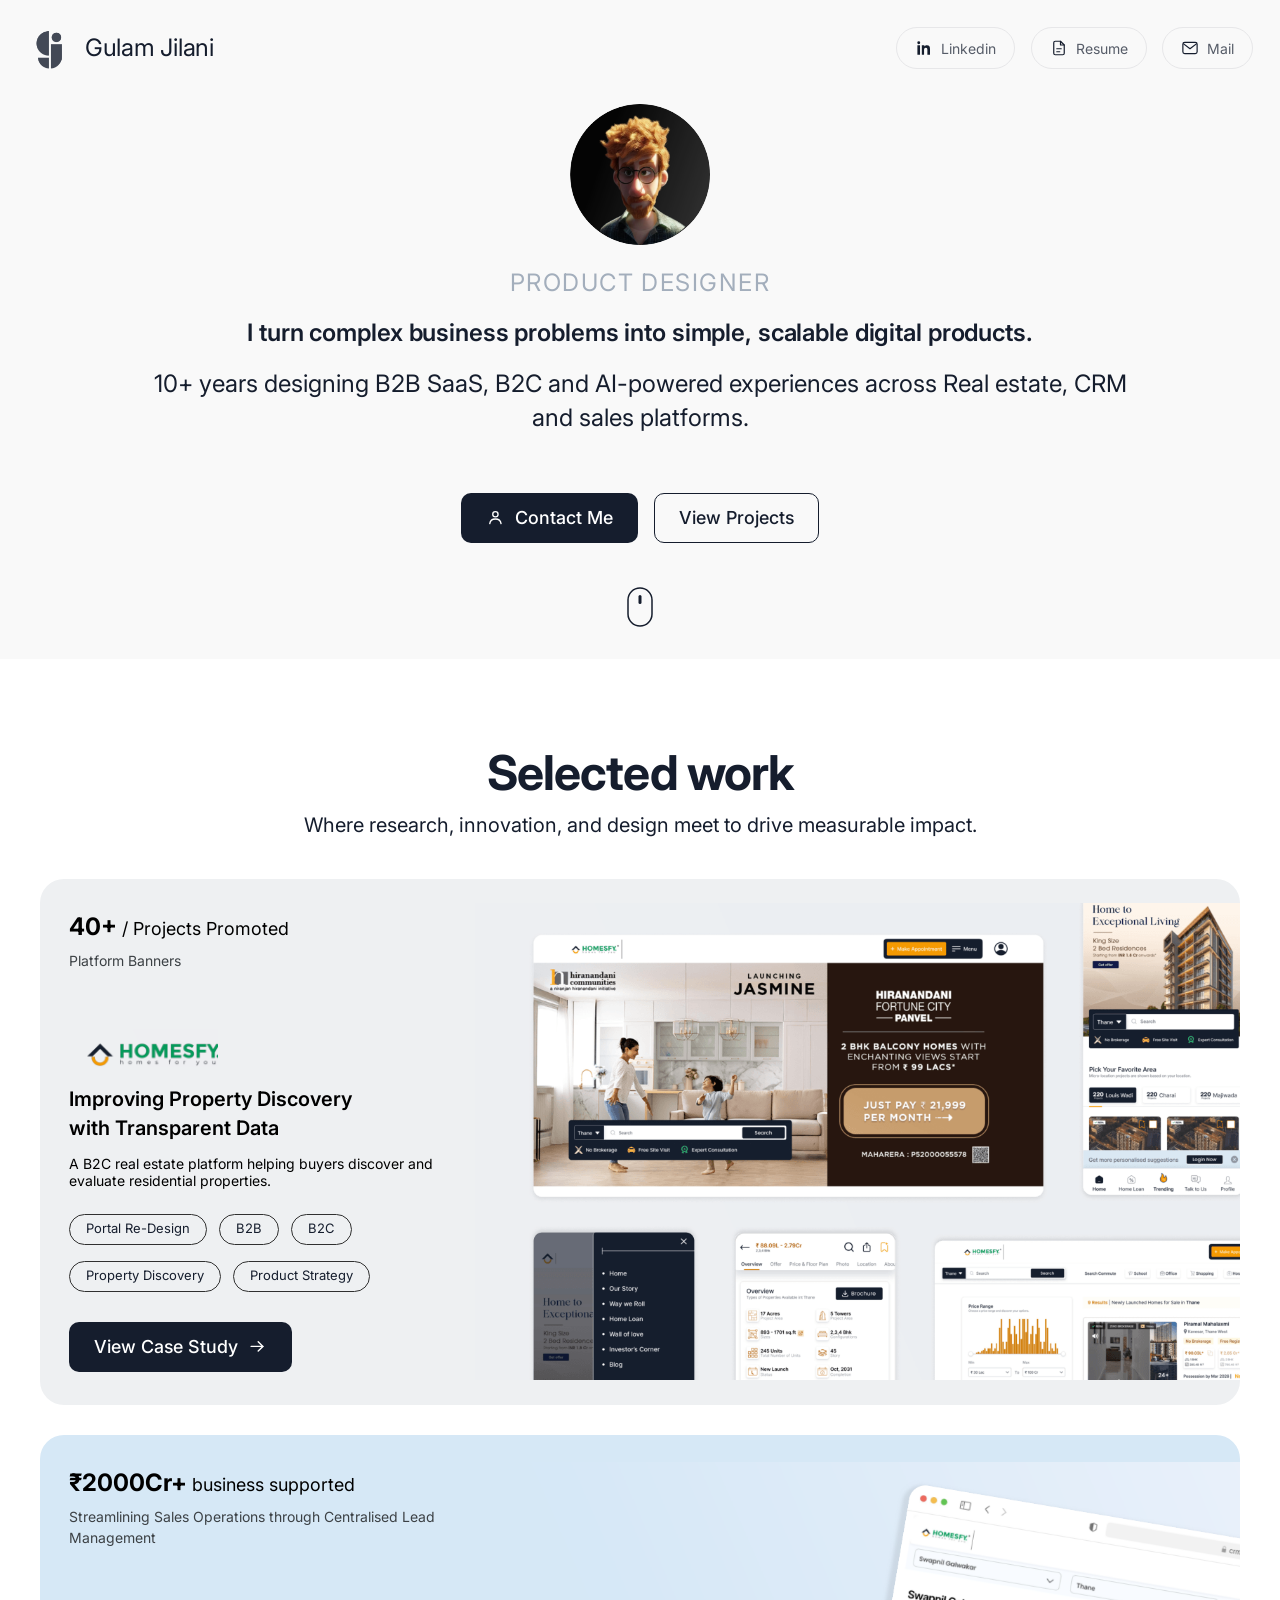
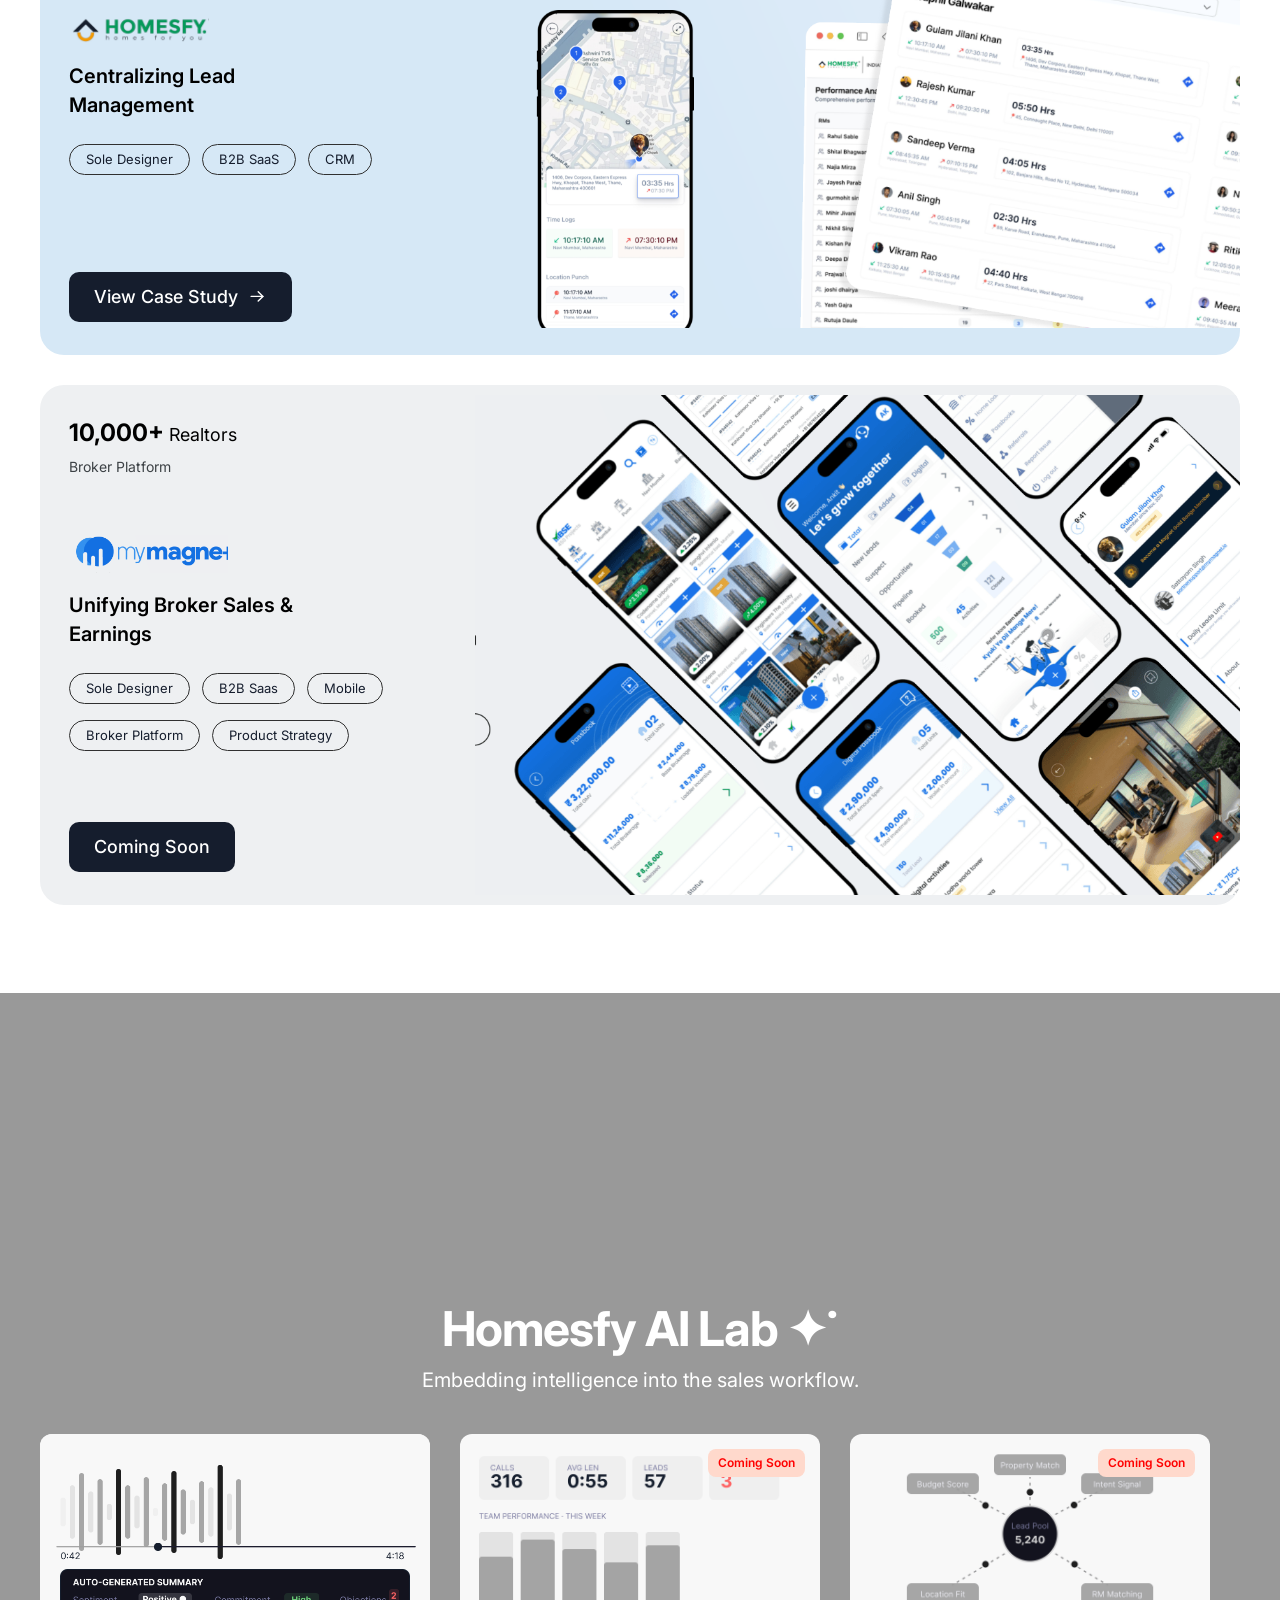
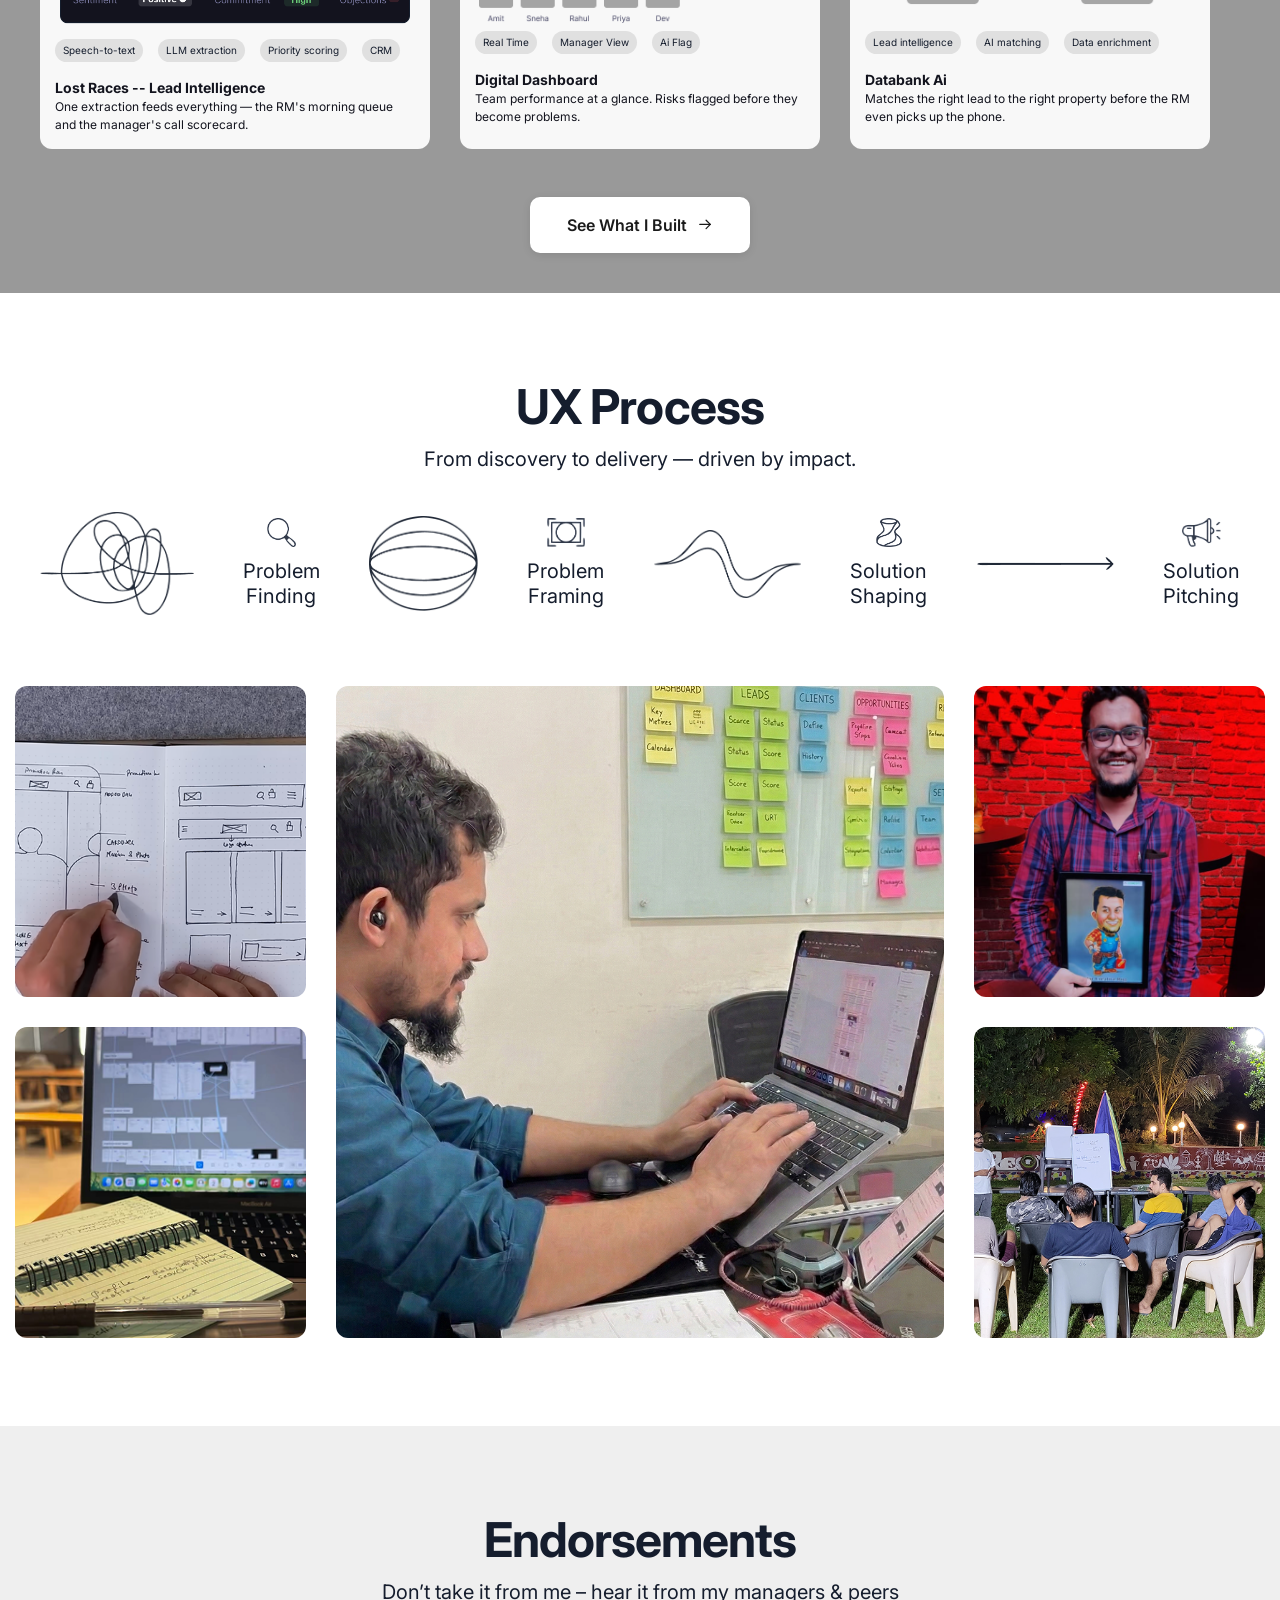
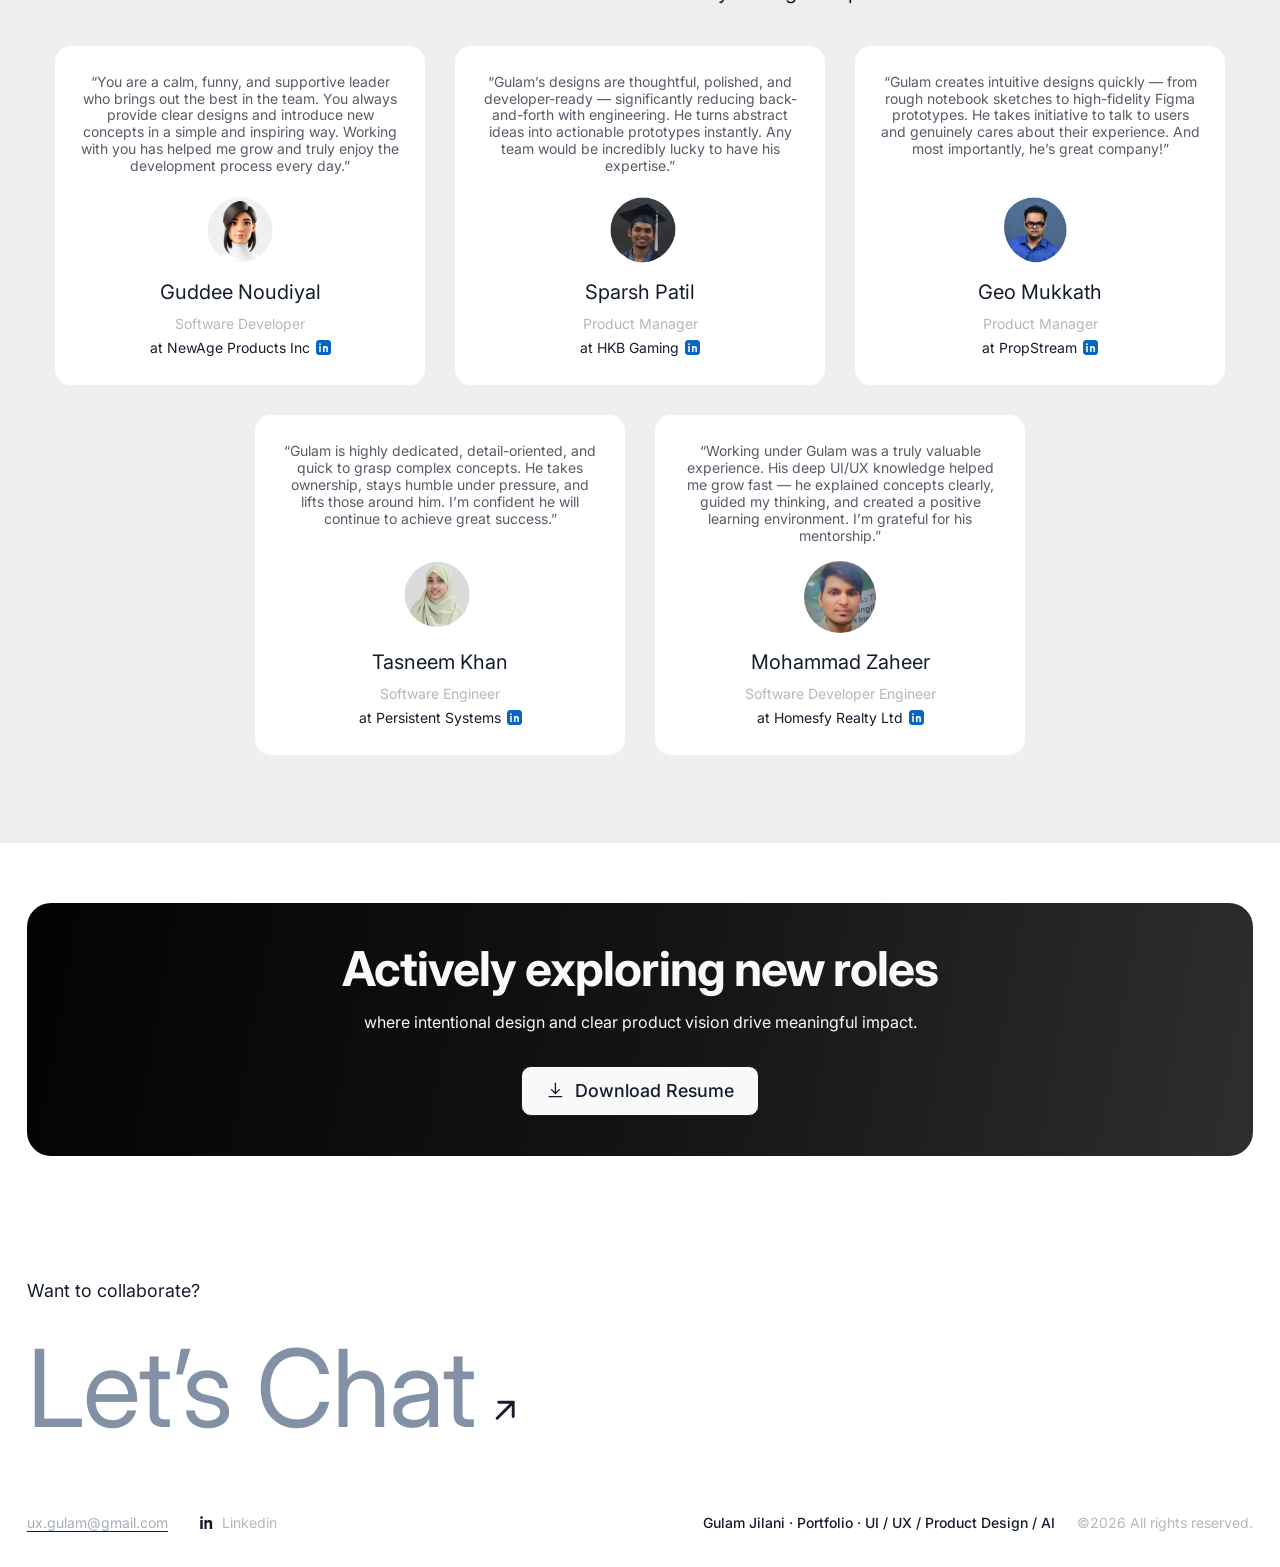
<file: index_3.html>
<!DOCTYPE html>
<html lang="en">
<head>
<meta charset="UTF-8" />
<meta name="viewport" content="width=device-width, initial-scale=1, viewport-fit=cover" />
<title>Gulam Jilani · Product Designer</title>
<meta name="description" content="Product Designer with 10+ years designing B2B SaaS, B2C and AI-powered experiences across real estate, CRM and sales platforms." />
<meta name="theme-color" content="#f9f9f9" />

<meta property="og:title" content="Gulam Jilani · Product Designer" />
<meta property="og:description" content="I turn complex business problems into simple, scalable digital products." />
<meta property="og:type" content="website" />
<meta property="og:image" content="assets/images/profile.png" />

<link rel="icon" href="assets/images/logo_header.png" />
<link rel="preconnect" href="https://fonts.googleapis.com" />
<link rel="preconnect" href="https://fonts.gstatic.com" crossorigin />
<link href="https://fonts.googleapis.com/css2?family=Inter:wght@400;500;600;700&display=swap" rel="stylesheet" />
<link rel="stylesheet" href="assets/css/v3.css?v=20260902-fix-card-overlap" />
</head>
<body>

<a class="skip-link" href="#work">Skip to work</a>

<!-- ============ HEADER ============ -->
<header class="site-header">
  <div class="wrap wrap--frame header-inner">
    <a class="brand" href="#top" aria-label="Gulam Jilani — home">
      <img class="brand-mark" src="assets/images/logo_header.png" alt="" width="44" height="44" />
      <span class="brand-name">Gulam Jilani</span>
    </a>

    <nav class="header-actions" aria-label="Navigation">
      <!-- TODO: replace # with the real LinkedIn profile URL -->
      <!-- aria-label is required: .pill-label is display:none below 640px, which
           removes it from the accessibility tree, leaving the link unnamed. -->
      <a class="pill" href="https://www.linkedin.com/in/gulam-jilani-55a26b123/" target="_blank" rel="noopener" aria-label="Linkedin">
        <svg class="ic" viewBox="0 0 24 24" aria-hidden="true"><path fill="currentColor" d="M6.94 5a1.94 1.94 0 1 1-3.88 0 1.94 1.94 0 0 1 3.88 0ZM3.2 8.4h3.5V21H3.2V8.4Zm5.9 0h3.36v1.72h.05c.47-.86 1.6-1.77 3.3-1.77 3.53 0 4.19 2.24 4.19 5.15V21h-3.5v-6.06c0-1.45-.03-3.3-2.05-3.3-2.06 0-2.37 1.57-2.37 3.2V21H9.1V8.4Z"/></svg>
        <span class="pill-label">Linkedin</span>
      </a>

      <!-- TODO: point href at the resume PDF, e.g. assets/Gulam-Jilani-Resume.pdf -->
      <a class="pill" href="https://drive.google.com/file/d/1tel5gXtBqFxPdMZ285OQE-GDXLcQVDHw/view?usp=sharing?usp=sharing&ouid=104128095403604787964&rtpof=true&sd=true" aria-label="Resume" title="Resume">
        <svg class="ic" viewBox="0 0 24 24" fill="none" stroke="currentColor" stroke-width="1.6" stroke-linecap="round" stroke-linejoin="round" aria-hidden="true"><path d="M14 3H7a2 2 0 0 0-2 2v14a2 2 0 0 0 2 2h10a2 2 0 0 0 2-2V8l-5-5Z"/><path d="M14 3v5h5"/><path d="M9 13h6M9 17h4"/></svg>
        <span class="pill-label">Resume</span>
      </a>

      <a class="pill" href="mailto:ux.gulam@gmail.com" aria-label="Mail (ux.gulam@gmail.com)" title="ux.gulam@gmail.com">
        <svg class="ic" viewBox="0 0 24 24" fill="none" stroke="currentColor" stroke-width="1.6" stroke-linecap="round" stroke-linejoin="round" aria-hidden="true"><rect x="2.5" y="4.5" width="19" height="15" rx="2.5"/><path d="m3.5 6.5 8.5 6.5 8.5-6.5"/></svg>
        <span class="pill-label">Mail</span>
      </a>
    </nav>
  </div>
</header>

<main id="top">

  <!-- ============ HERO ============ -->
  <section class="hero">
    <div class="wrap hero-inner">
      <img class="hero-photo" src="assets/images/profile.png" alt="Portrait of Gulam Jilani" width="150" height="150" />
      <p class="hero-eyebrow">Product Designer</p>
      <h1 class="hero-title">I turn complex business problems into simple, scalable digital products.</h1>
      <p class="hero-sub">10+ years designing B2B SaaS, B2C and AI-powered experiences across Real estate, CRM and sales platforms.</p>

      <div class="hero-actions">
        <a class="btn btn-dark" href="mailto:ux.gulam@gmail.com" aria-label="Mail (ux.gulam@gmail.com)" title="ux.gulam@gmail.com" href="#contact">
          <svg class="ic" viewBox="0 0 24 24" fill="none" stroke="currentColor" stroke-width="1.7" stroke-linecap="round" stroke-linejoin="round" aria-hidden="true"><circle cx="12" cy="8" r="3.4"/><path d="M4.8 20c.5-3.7 3.4-6 7.2-6s6.7 2.3 7.2 6"/></svg>
          Contact Me
        </a>
        <a class="btn btn-ghost" href="#work">View Projects</a>
      </div>

      <div class="scroll-cue" aria-hidden="true">
        <svg viewBox="0 0 26 40" fill="none"><rect x="1" y="1" width="24" height="38" rx="12" stroke="currentColor" stroke-width="1.5"/><rect class="wheel" x="11.5" y="8" width="3" height="9" rx="1.5" fill="currentColor"/></svg>
      </div>
    </div>
  </section>

  <!-- ============ SELECTED WORK ============ -->
  <section class="section" id="work">
    <div class="wrap">
      <header class="section-head">
        <h2>Selected work</h2>
        <p>Where research, innovation, and design meet to drive measurable impact.</p>
      </header>

      <!-- Project 1 -->
      <article class="project">
        <div class="project-body">
          <p class="stat"><b>40+</b> <span>/ Projects Promoted</span></p>
          <p class="stat-caption">Platform Banners</p>

          <img class="project-logo" src="assets/images/p1_logo.png" alt="Homesfy" width="202" height="41" />
          <h3 class="project-title">Improving Property Discovery with Transparent Data</h3>
          <p class="project-desc">A B2C real estate platform helping buyers discover and evaluate residential properties.</p>

          <ul class="tags">
            <li class="tag">Portal Re-Design</li>
            <li class="tag-sep" aria-hidden="true"></li>
            <li class="tag">B2B</li>
            <li class="tag-sep" aria-hidden="true"></li>
            <li class="tag">B2C</li>
            <li class="tag-sep" aria-hidden="true"></li>
            <li class="tag">Property Discovery</li>
            <li class="tag-sep" aria-hidden="true"></li>
            <li class="tag">Product Strategy</li>
          </ul>

          <a class="btn btn-dark btn-case" target="_blank" href="https://www.figma.com/proto/WLXTiDQje4rRaQOKyWuvXF/CRM_Case_Study?node-id=1-254&viewport=212%2C181%2C0.11&t=X1Kdru171p0Vx9fC-1&scaling=min-zoom&content-scaling=fixed&page-id=0%3A1">
            View Case Study
            <svg class="ic" viewBox="0 0 24 24" fill="none" stroke="currentColor" stroke-width="1.8" stroke-linecap="round" stroke-linejoin="round" aria-hidden="true"><path d="M4 12h15"/><path d="m13 6 6 6-6 6"/></svg>
          </a>
        </div>
        <div class="project-media">
          <img src="assets/images/p1_visual.png" alt="Homesfy property discovery portal screens" loading="lazy" />
        </div>
      </article>

      <!-- Project 2 -->
      <article class="project project--blue">
        <div class="project-body">
          <p class="stat"><b>&#8377;2000Cr+</b> <span>business supported</span></p>
          <p class="stat-caption">Streamlining Sales Operations through Centralised Lead Management</p>

          <img class="project-logo" src="assets/images/p2_logo.png" alt="Homesfy" width="202" height="41" />
          <h3 class="project-title">Centralizing Lead Management</h3>

          <ul class="tags">
            <li class="tag">Sole Designer</li>
            <li class="tag-sep" aria-hidden="true"></li>
            <li class="tag">B2B SaaS</li>
            <li class="tag-sep" aria-hidden="true"></li>
            <li class="tag">CRM</li>
          </ul>

          <a class="btn btn-dark btn-case" target="_blank" href="https://www.figma.com/proto/WLXTiDQje4rRaQOKyWuvXF/CRM_Case_Study?node-id=1-499&viewport=-107%2C237%2C0.3&t=BEieFvi2sIynjUaI-1&scaling=min-zoom&content-scaling=fixed&page-id=0%3A1">
            View Case Study
            <svg class="ic" viewBox="0 0 24 24" fill="none" stroke="currentColor" stroke-width="1.8" stroke-linecap="round" stroke-linejoin="round" aria-hidden="true"><path d="M4 12h15"/><path d="m13 6 6 6-6 6"/></svg>
          </a>
        </div>
        <div class="project-media">
          <img src="assets/images/p2_visual.png" alt="Homesfy CRM dashboard and mobile lead tracking screens" loading="lazy" />
        </div>
      </article>

      <!-- Project 3 -->
      <article class="project">
        <div class="project-body">
          <p class="stat"><b>10,000+</b> <span>Realtors</span></p>
          <p class="stat-caption">Broker Platform</p>

          <img class="project-logo" src="assets/images/p3_logo.png" alt="mymagnet" width="202" height="41" />
          <h3 class="project-title">Unifying Broker Sales &amp; Earnings</h3>

          <ul class="tags">
            <li class="tag">Sole Designer</li>
            <li class="tag-sep" aria-hidden="true"></li>
            <li class="tag">B2B Saas</li>
            <li class="tag-sep" aria-hidden="true"></li>
            <li class="tag">Mobile</li>
            <li class="tag-sep" aria-hidden="true"></li>
            <li class="tag">Broker Platform</li>
            <li class="tag-sep" aria-hidden="true"></li>
            <li class="tag">Product Strategy</li>
          </ul>

          <a class="btn btn-dark btn-case" href="#">
            Coming Soon
            <!-- <svg class="ic" viewBox="0 0 24 24" fill="none" stroke="currentColor" stroke-width="1.8" stroke-linecap="round" stroke-linejoin="round" aria-hidden="true"><path d="M4 12h15"/><path d="m13 6 6 6-6 6"/></svg> -->
          </a>
        </div>
        <div class="project-media">
          <img src="assets/images/p3_visual.png" alt="mymagnet broker app screens showing sales and earnings" loading="lazy" />
        </div>
      </article>
    </div>
  </section>
  <!-- ============ AI LAB ============ -->
  <section class="ai-lab" id="ai-lab">
    
    <div class="ai-lab-hero">
      <video autoplay muted loop playsinline src="/assets/images/AI_Lab.mp4"></video>
    </div>
    <div class="wrap">
      <header class="section-head">
        <h2>Homesfy AI Lab ✦˙</h2>
        <p class="text-white">Embedding intelligence into the sales workflow.</p>
    </header>
   <article>
    <ul class="no-align">
      <!-- ============ First ============ -->
      <li>
        <span class="card">
          <img src="/assets/images/Lead_Score.png"/>
        </span>
        <sub class="tag">
          <ul>
            <li>Speech-to-text</li>
            <li>LLM extraction</li>
            <li>Priority scoring</li>
            <li>CRM</li>
          </ul>
        </sub>
        <h3>
          Lost Races -- Lead Intelligence
        </h3>
        <p>
          One extraction feeds everything — the RM's morning queue and the manager's call scorecard.
        </p>
      </li>
      <!-- ============ First ============ -->
       <!-- ============ Second ============ -->
      <li>
        <span class="status-coming">
          Coming Soon 
        </span>
        <span class="card">
          <img src="/assets/images/Digital_Dashboard.png"/>
        </span>
        <sub class="tag">
          <ul>
            <li>Real Time</li>
            <li>Manager View</li>
            <li>Ai Flag</li>
          </ul>
        </sub>
        <h3>
          Digital Dashboard
        </h3>
        <p>
          Team performance at a glance. Risks flagged before they become problems.
        </p>
      </li>
      <!-- ============ Second ============ -->
       <!-- ============ Third ============ -->
      <li>
        <span class="status-coming">
          Coming Soon 
        </span>
        <span class="card">
          <img src="/assets/images/DataBankAI.png"/>
        </span>
        <sub class="tag">
          <ul>
            <li>Lead intelligence</li>
            <li>AI matching</li>
            <li>Data enrichment</li>
          </ul>
        </sub>
        <h3>
          Databank Ai
        </h3>
        <p>
          Matches the right lead to the right property before the RM even picks up the phone.
        </p>
      </li>
      <!-- ============ Third ============ -->
    </ul>
   </article>
    <div class="ai-lab-cta">
      <a class="btn btn-pill" href="ai-lab.html">
        See What I Built
        <svg class="ic" viewBox="0 0 24 24" fill="none" stroke="currentColor" stroke-width="1.8" stroke-linecap="round" stroke-linejoin="round" aria-hidden="true"><path d="M4 12h15"/><path d="m13 6 6 6-6 6"/></svg>
      </a>
    </div>
    </div>
  </section>

  <!-- ============ CTA ============ -->
  <!-- ============ UX PROCESS ============ -->
  <section class="section section--process">
    <div class="wrap">
      <header class="section-head">
        <h2>UX Process</h2>
        <p>From discovery to delivery &mdash; driven by impact.</p>
      </header>

      <ol class="flow">
        <li class="flow-art"><img src="assets/images/art_squiggle.png" alt="" loading="lazy" /></li>
        <li class="flow-step">
          <img class="flow-icon" src="assets/images/ic_find.png" alt="" loading="lazy" />
          <span>Problem<br />Finding</span>
        </li>

        <li class="flow-art"><img src="assets/images/art_sphere.png" alt="" loading="lazy" /></li>
        <li class="flow-step">
          <img class="flow-icon" src="assets/images/ic_frame.png" alt="" loading="lazy" />
          <span>Problem<br />Framing</span>
        </li>

        <li class="flow-art"><img src="assets/images/art_wave.png" alt="" loading="lazy" /></li>
        <li class="flow-step">
          <img class="flow-icon" src="assets/images/ic_shape.png" alt="" loading="lazy" />
          <span>Solution<br />Shaping</span>
        </li>

        <li class="flow-art"><img src="assets/images/art_arrow.png" alt="" loading="lazy" /></li>
        <li class="flow-step">
          <img class="flow-icon" src="assets/images/ic_pitch.png" alt="" loading="lazy" />
          <span>Solution<br />Pitching</span>
        </li>
      </ol>
    </div>

    <div class="collage" aria-label="Design process in practice">
      <div class="collage-col collage-col--left">
        <figure><img src="assets/images/ux_topleft.png" alt="Hand-sketched wireframes in a notebook" loading="lazy" /></figure>
        <figure><img src="assets/images/ux_botleft.png" alt="User flows on a laptop beside handwritten research notes" loading="lazy" /></figure>
      </div>
      <div class="collage-col collage-col--center">
        <figure><img src="assets/images/ux_center.png" alt="Gulam working at his desk in front of a workshop board" loading="lazy" /></figure>
      </div>
      <div class="collage-col collage-col--right">
        <figure><img src="assets/images/ux_topright.png" alt="Gulam holding a framed caricature award" loading="lazy" /></figure>
        <figure><img src="assets/images/ux_botright.png" alt="Presenting to a team at an outdoor session" loading="lazy" /></figure>
      </div>
    </div>
  </section>

  <!-- ============ ENDORSEMENTS ============ -->
  <section class="section section--endorse">
    <div class="wrap">
      <header class="section-head">
        <h2>Endorsements</h2>
        <p>Don&rsquo;t take it from me &ndash; hear it from my managers &amp; peers</p>
      </header>

      <div class="quotes">
        <figure class="quote">
          <blockquote>&ldquo;You are a calm, funny, and supportive leader who brings out the best in the team. You always provide clear designs and introduce new concepts in a simple and inspiring way. Working with you has helped me grow and truly enjoy the development process every day.&rdquo;</blockquote>
          <figcaption>
            <img class="avatar" src="assets/images/avatar_guddee.png" alt="" width="72" height="72" loading="lazy" />
            <span class="quote-name">Guddee Noudiyal</span>
            <span class="quote-role">Software Developer</span>
            <span class="quote-at">at NewAge Products Inc
              <a href="#" aria-label="Guddee Noudiyal on LinkedIn" class="li-badge"><svg viewBox="0 0 24 24" aria-hidden="true"><rect width="24" height="24" rx="4" fill="#0A66C2"/><path fill="#fff" d="M7.6 9.4H5.2V19h2.4V9.4Zm.2-2.7a1.4 1.4 0 1 0-2.8 0 1.4 1.4 0 0 0 2.8 0ZM19 19h-2.4v-4.7c0-1.1-.4-1.9-1.4-1.9-.8 0-1.2.5-1.4 1-.1.2-.1.5-.1.8V19H11.3s0-8.2 0-9.6h2.4v1.4c.3-.5 1-1.2 2.3-1.2 1.7 0 3 1.1 3 3.5V19Z"/></svg></a>
            </span>
          </figcaption>
        </figure>

        <figure class="quote">
          <blockquote>&ldquo;Gulam&rsquo;s designs are thoughtful, polished, and developer-ready &mdash; significantly reducing back-and-forth with engineering. He turns abstract ideas into actionable prototypes instantly. Any team would be incredibly lucky to have his expertise.&rdquo;</blockquote>
          <figcaption>
            <img class="avatar" src="assets/images/avatar_sparsh.png" alt="" width="72" height="72" loading="lazy" />
            <span class="quote-name">Sparsh Patil</span>
            <span class="quote-role">Product Manager</span>
            <span class="quote-at">at HKB Gaming
              <a href="#" aria-label="Sparsh Patil on LinkedIn" class="li-badge"><svg viewBox="0 0 24 24" aria-hidden="true"><rect width="24" height="24" rx="4" fill="#0A66C2"/><path fill="#fff" d="M7.6 9.4H5.2V19h2.4V9.4Zm.2-2.7a1.4 1.4 0 1 0-2.8 0 1.4 1.4 0 0 0 2.8 0ZM19 19h-2.4v-4.7c0-1.1-.4-1.9-1.4-1.9-.8 0-1.2.5-1.4 1-.1.2-.1.5-.1.8V19H11.3s0-8.2 0-9.6h2.4v1.4c.3-.5 1-1.2 2.3-1.2 1.7 0 3 1.1 3 3.5V19Z"/></svg></a>
            </span>
          </figcaption>
        </figure>

        <figure class="quote">
          <blockquote>&ldquo;Gulam creates intuitive designs quickly &mdash; from rough notebook sketches to high-fidelity Figma prototypes. He takes initiative to talk to users and genuinely cares about their experience. And most importantly, he&rsquo;s great company!&rdquo;</blockquote>
          <figcaption>
            <img class="avatar" src="assets/images/avatar_geo.png" alt="" width="72" height="72" loading="lazy" />
            <span class="quote-name">Geo Mukkath</span>
            <span class="quote-role">Product Manager</span>
            <span class="quote-at">at PropStream
              <a href="#" aria-label="Geo Mukkath on LinkedIn" class="li-badge"><svg viewBox="0 0 24 24" aria-hidden="true"><rect width="24" height="24" rx="4" fill="#0A66C2"/><path fill="#fff" d="M7.6 9.4H5.2V19h2.4V9.4Zm.2-2.7a1.4 1.4 0 1 0-2.8 0 1.4 1.4 0 0 0 2.8 0ZM19 19h-2.4v-4.7c0-1.1-.4-1.9-1.4-1.9-.8 0-1.2.5-1.4 1-.1.2-.1.5-.1.8V19H11.3s0-8.2 0-9.6h2.4v1.4c.3-.5 1-1.2 2.3-1.2 1.7 0 3 1.1 3 3.5V19Z"/></svg></a>
            </span>
          </figcaption>
        </figure>

        <figure class="quote">
          <blockquote>&ldquo;Gulam is highly dedicated, detail-oriented, and quick to grasp complex concepts. He takes ownership, stays humble under pressure, and lifts those around him. I&rsquo;m confident he will continue to achieve great success.&rdquo;</blockquote>
          <figcaption>
            <img class="avatar" src="assets/images/avatar_tasneem.png" alt="" width="72" height="72" loading="lazy" />
            <span class="quote-name">Tasneem Khan</span>
            <span class="quote-role">Software Engineer</span>
            <span class="quote-at">at Persistent Systems
              <a href="#" aria-label="Tasneem Khan on LinkedIn" class="li-badge"><svg viewBox="0 0 24 24" aria-hidden="true"><rect width="24" height="24" rx="4" fill="#0A66C2"/><path fill="#fff" d="M7.6 9.4H5.2V19h2.4V9.4Zm.2-2.7a1.4 1.4 0 1 0-2.8 0 1.4 1.4 0 0 0 2.8 0ZM19 19h-2.4v-4.7c0-1.1-.4-1.9-1.4-1.9-.8 0-1.2.5-1.4 1-.1.2-.1.5-.1.8V19H11.3s0-8.2 0-9.6h2.4v1.4c.3-.5 1-1.2 2.3-1.2 1.7 0 3 1.1 3 3.5V19Z"/></svg></a>
            </span>
          </figcaption>
        </figure>

        <figure class="quote">
          <blockquote>&ldquo;Working under Gulam was a truly valuable experience. His deep UI/UX knowledge helped me grow fast &mdash; he explained concepts clearly, guided my thinking, and created a positive learning environment. I&rsquo;m grateful for his mentorship.&rdquo;</blockquote>
          <figcaption>
            <img class="avatar" src="assets/images/avatar_zaheer.png" alt="" width="72" height="72" loading="lazy" />
            <span class="quote-name">Mohammad Zaheer</span>
            <span class="quote-role">Software Developer Engineer</span>
            <span class="quote-at">at Homesfy Realty Ltd
              <a href="#" aria-label="Mohammad Zaheer on LinkedIn" class="li-badge"><svg viewBox="0 0 24 24" aria-hidden="true"><rect width="24" height="24" rx="4" fill="#0A66C2"/><path fill="#fff" d="M7.6 9.4H5.2V19h2.4V9.4Zm.2-2.7a1.4 1.4 0 1 0-2.8 0 1.4 1.4 0 0 0 2.8 0ZM19 19h-2.4v-4.7c0-1.1-.4-1.9-1.4-1.9-.8 0-1.2.5-1.4 1-.1.2-.1.5-.1.8V19H11.3s0-8.2 0-9.6h2.4v1.4c.3-.5 1-1.2 2.3-1.2 1.7 0 3 1.1 3 3.5V19Z"/></svg></a>
            </span>
          </figcaption>
        </figure>
      </div>
    </div>
  </section>


  <section class="cta" id="contact">
    <div class="wrap wrap--frame">
      <div class="cta-card">
        <h2>Actively exploring new roles</h2>
        <p>where intentional design and clear product vision drive meaningful impact.</p>
        <!-- TODO: point href at the resume PDF -->
        <a class="btn btn-light" href="#" download>
          <svg class="ic" viewBox="0 0 24 24" fill="none" stroke="currentColor" stroke-width="1.7" stroke-linecap="round" stroke-linejoin="round" aria-hidden="true"><path d="M12 3v12"/><path d="m7 11 5 5 5-5"/><path d="M4 20h16"/></svg>
          Download Resume
        </a>
      </div>
    </div>
  </section>

</main>

<!-- ============ FOOTER ============ -->
<footer class="site-footer">
  <div class="wrap wrap--frame">
    <p class="footer-kicker">Want to collaborate?</p>
    <a class="footer-chat" href="mailto:ux.gulam@gmail.com">
      <span>Let&rsquo;s Chat</span>
      <svg class="chat-arrow" viewBox="0 0 24 24" fill="none" stroke="currentColor" stroke-width="1.8" stroke-linecap="round" stroke-linejoin="round" aria-hidden="true"><path d="M7 17 17 7"/><path d="M8 7h9v9"/></svg>
    </a>

    <div class="footer-bottom">
      <div class="footer-links">
        <a href="mailto:ux.gulam@gmail.com"><span class="at">ux.gulam@gmail.com</span> </a>
        <!-- TODO: replace # with the real LinkedIn profile URL -->
        <a href="https://www.linkedin.com/in/gulam-jilani-55a26b123/" target="_blank" rel="noopener" class="footer-li">
          <svg class="ic" viewBox="0 0 24 24" aria-hidden="true"><path fill="currentColor" d="M6.94 5a1.94 1.94 0 1 1-3.88 0 1.94 1.94 0 0 1 3.88 0ZM3.2 8.4h3.5V21H3.2V8.4Zm5.9 0h3.36v1.72h.05c.47-.86 1.6-1.77 3.3-1.77 3.53 0 4.19 2.24 4.19 5.15V21h-3.5v-6.06c0-1.45-.03-3.3-2.05-3.3-2.06 0-2.37 1.57-2.37 3.2V21H9.1V8.4Z"/></svg>
          Linkedin
        </a>
      </div>
      <p class="footer-meta">
        <span>Gulam Jilani · Portfolio · UI / UX / Product Design / AI</span>
        <span class="footer-copy">©2026 All rights reserved.</span>
      </p>
    </div>
  </div>
</footer>

<script defer src="assets/js/header-scroll.js"></script>
</body>
</html>
</file>
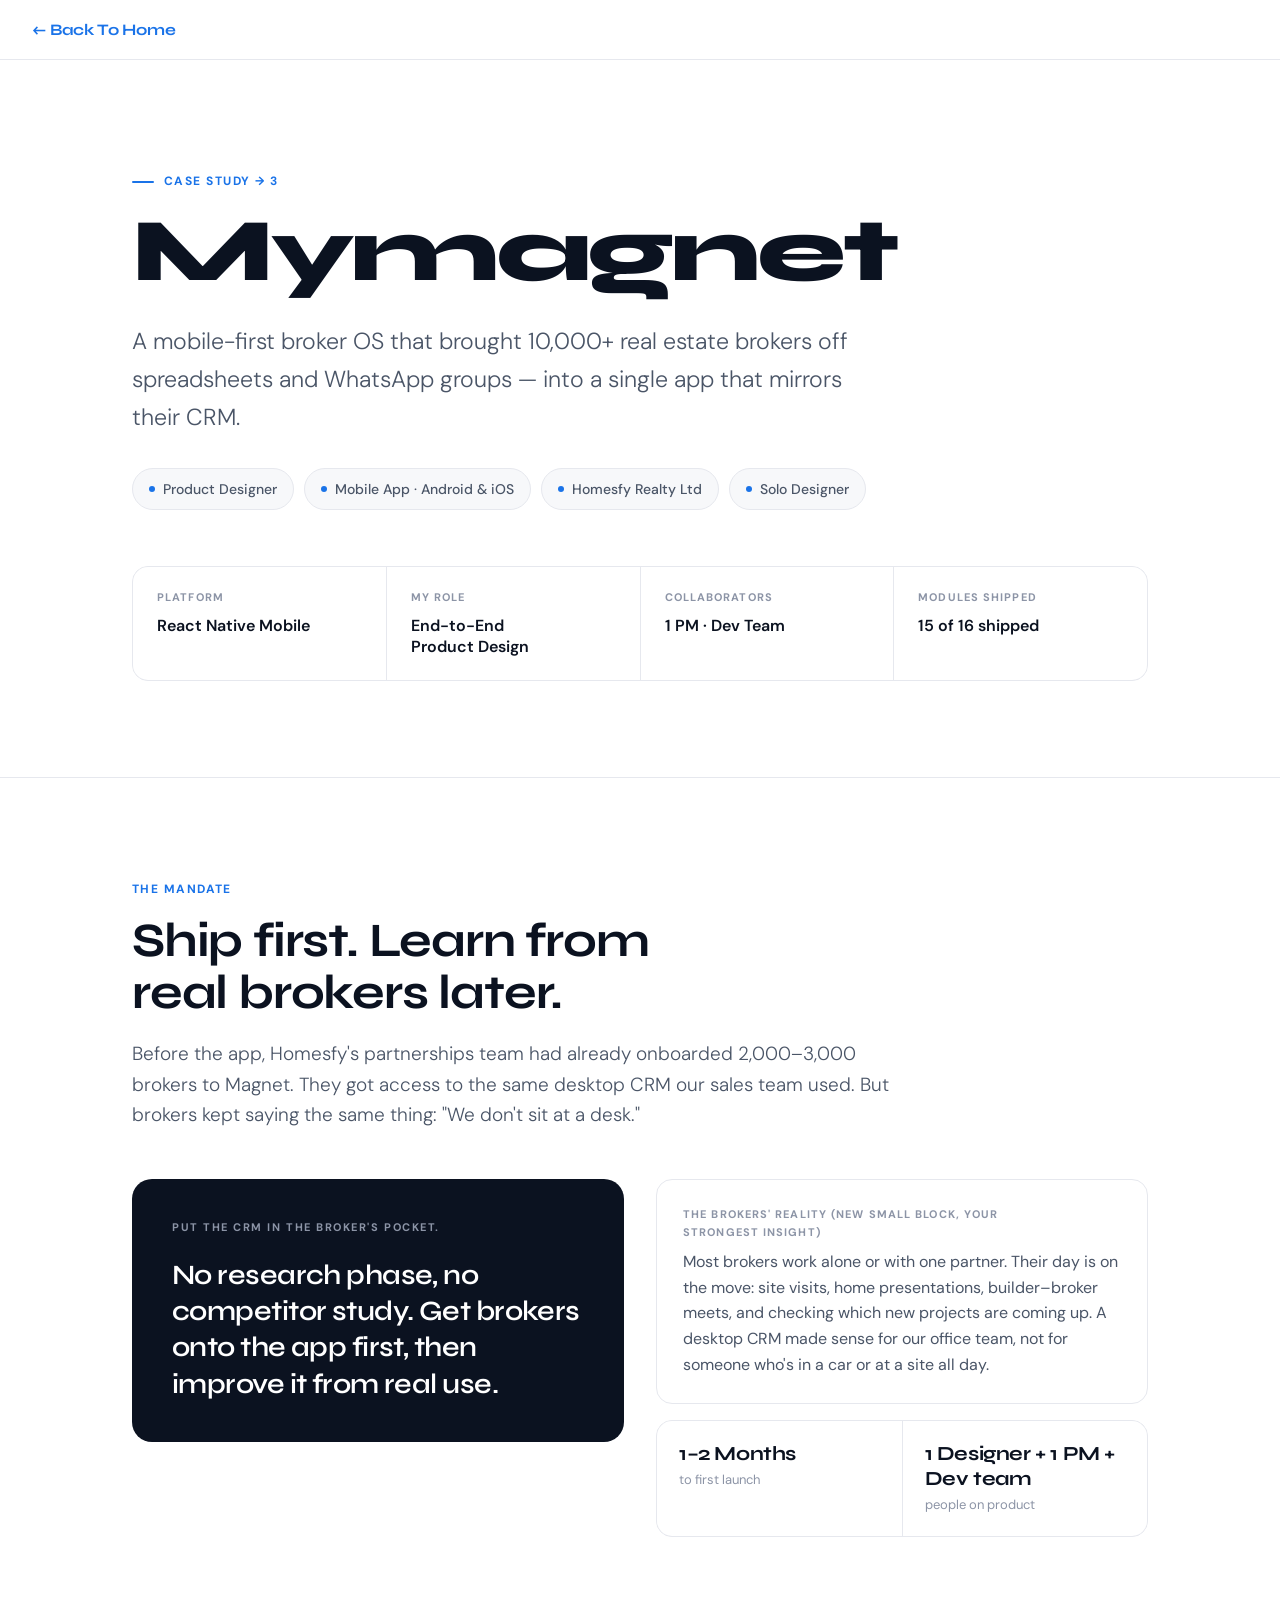
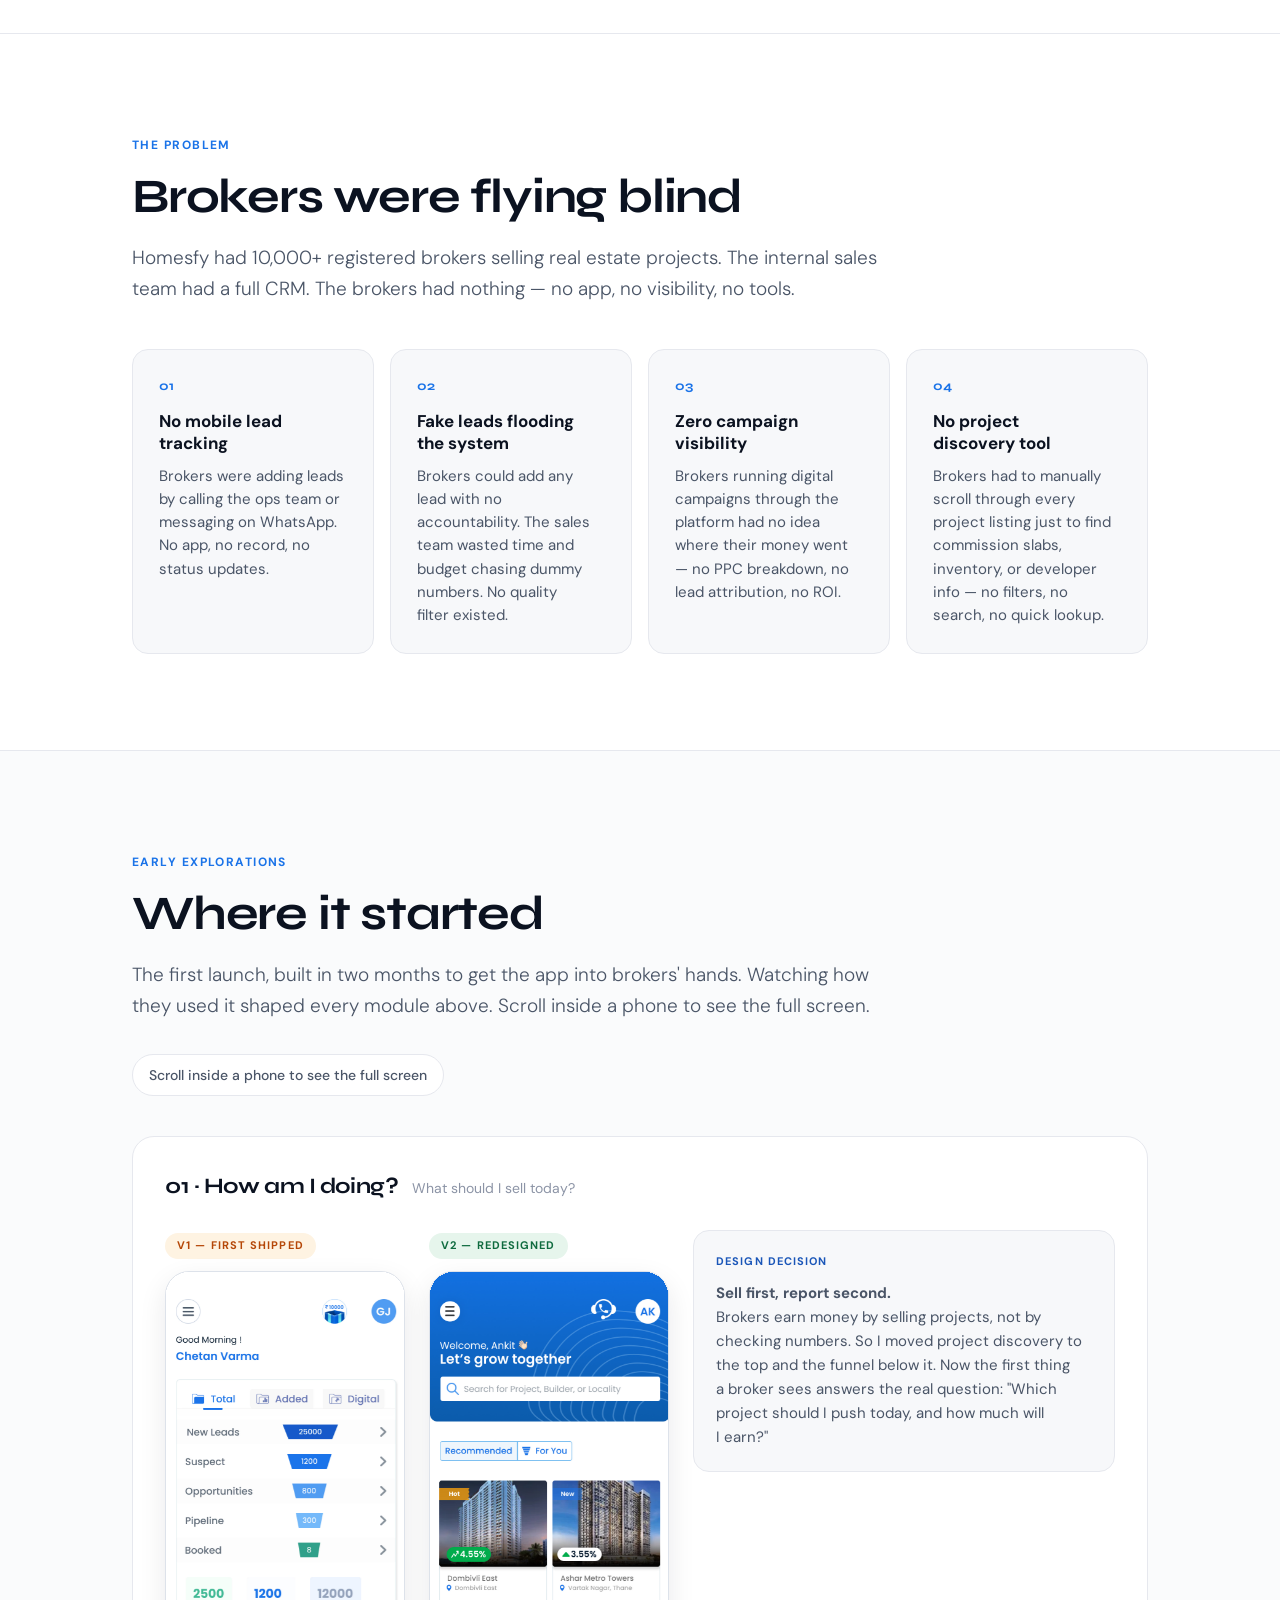
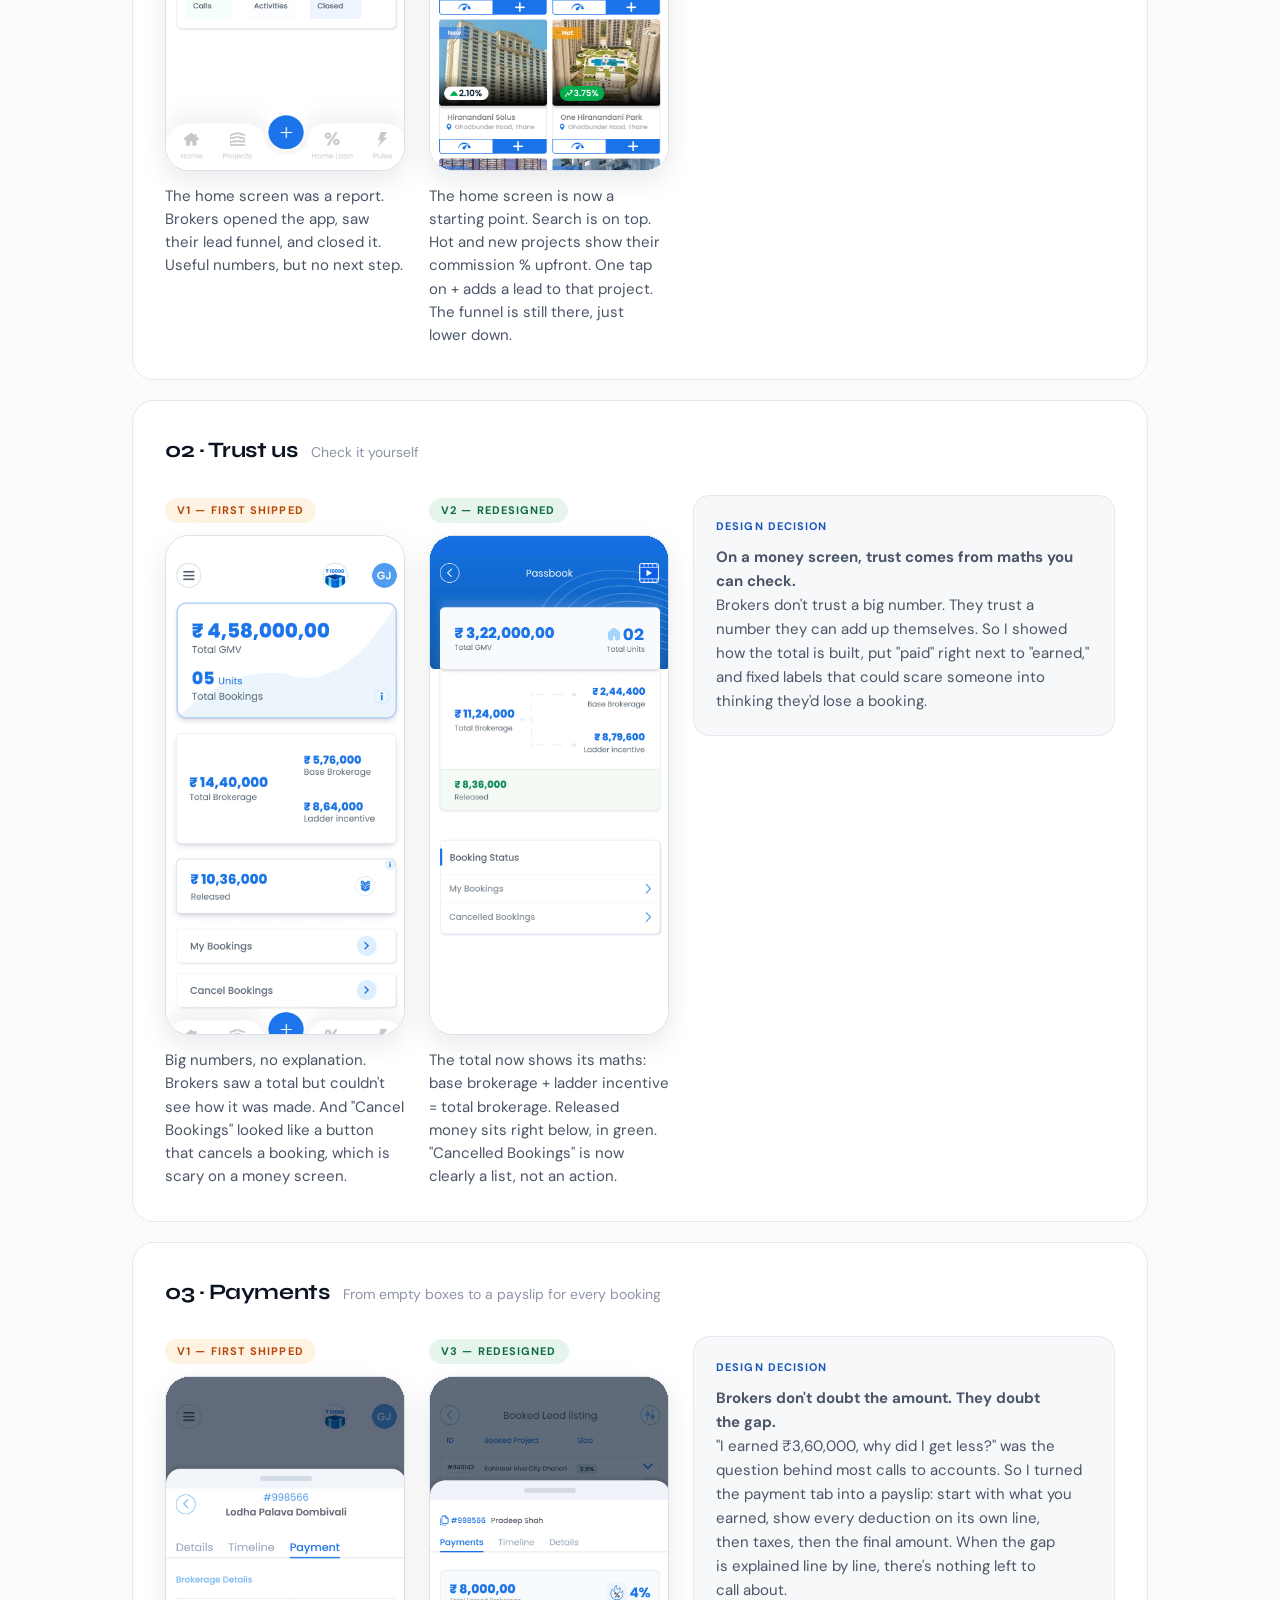
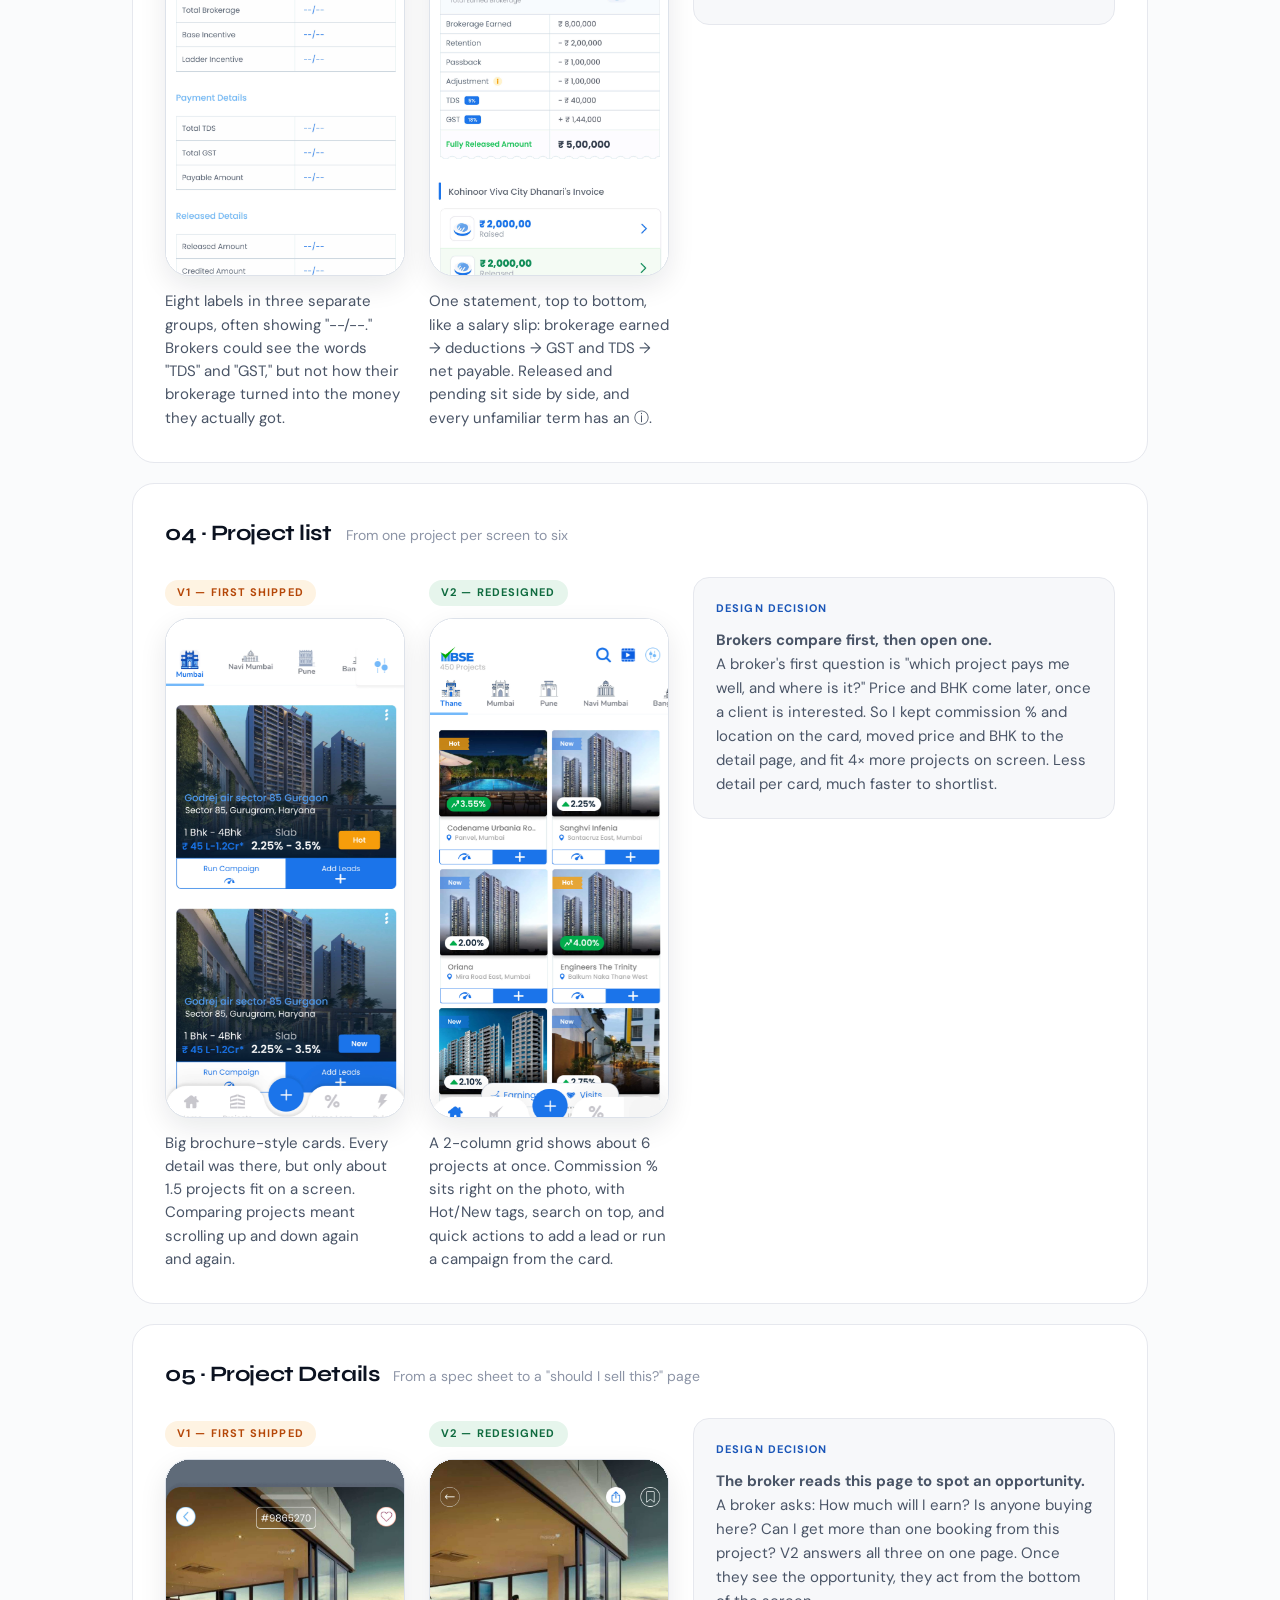
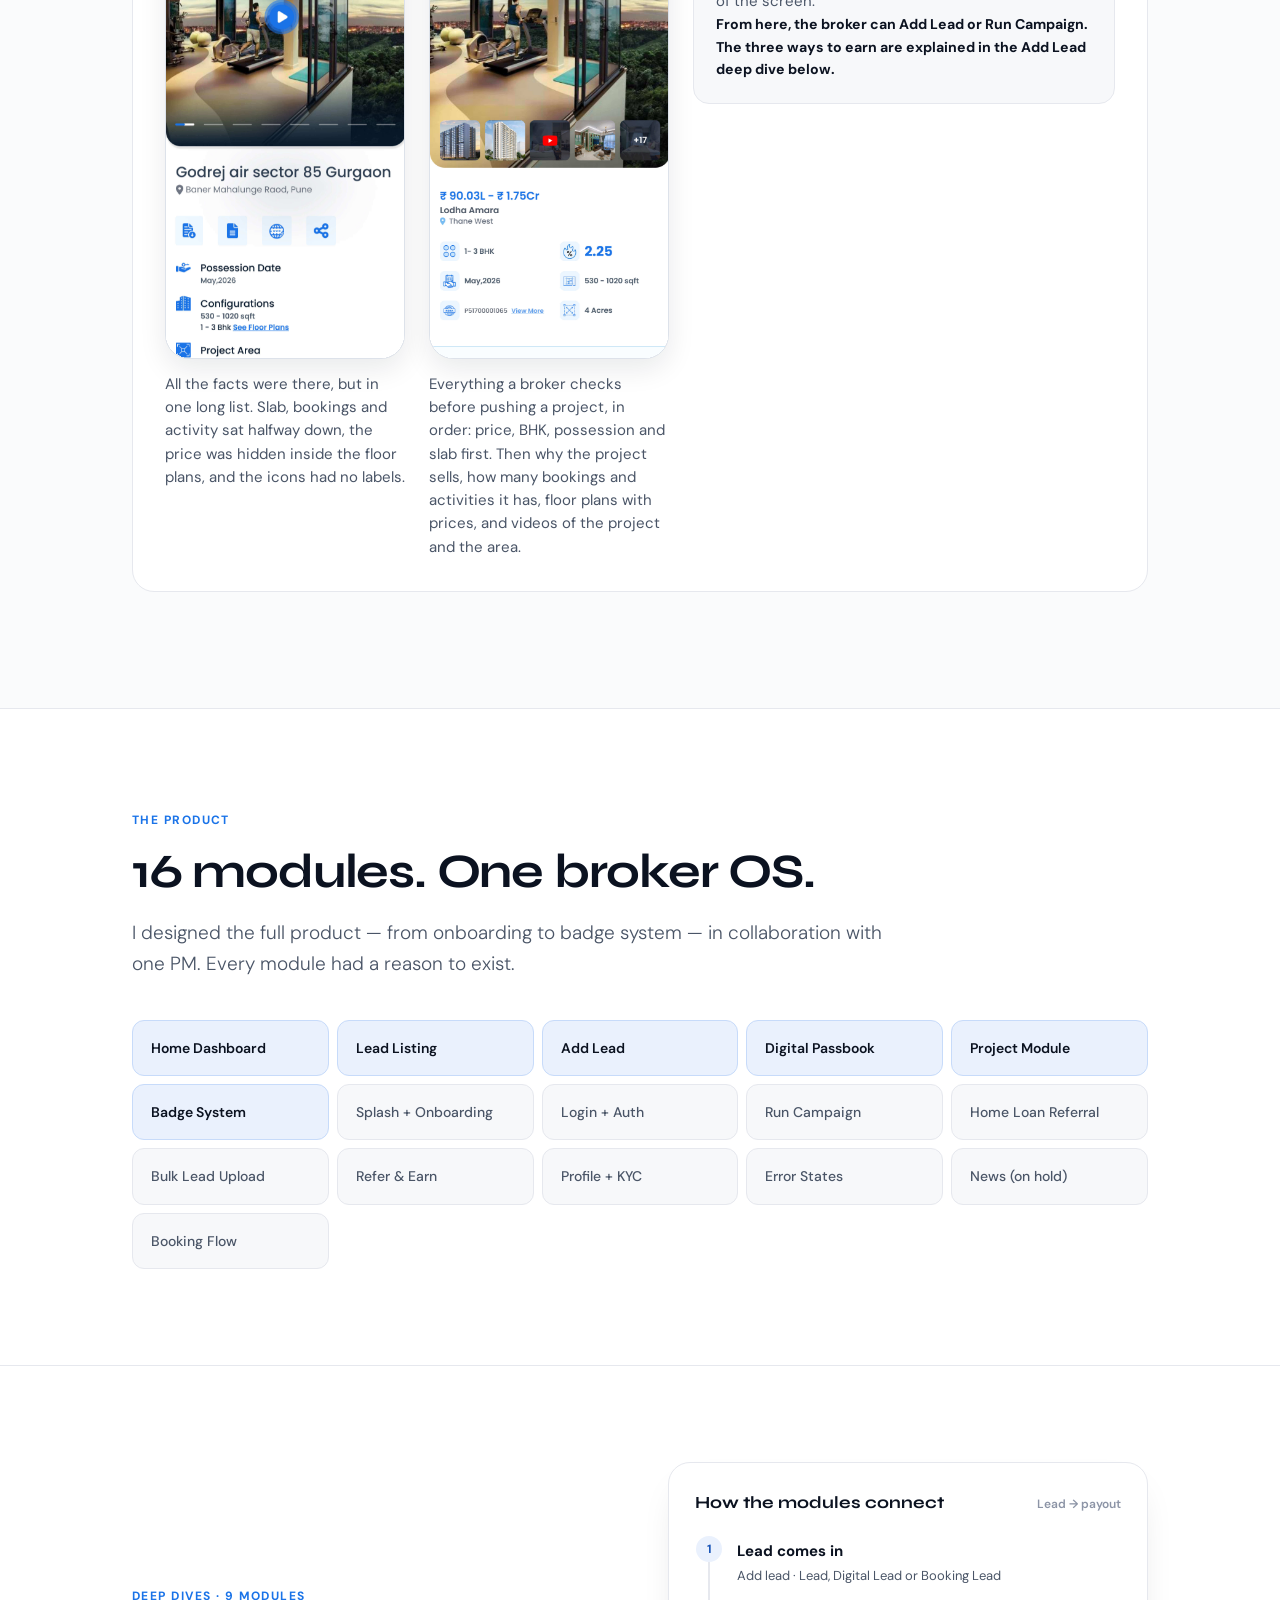
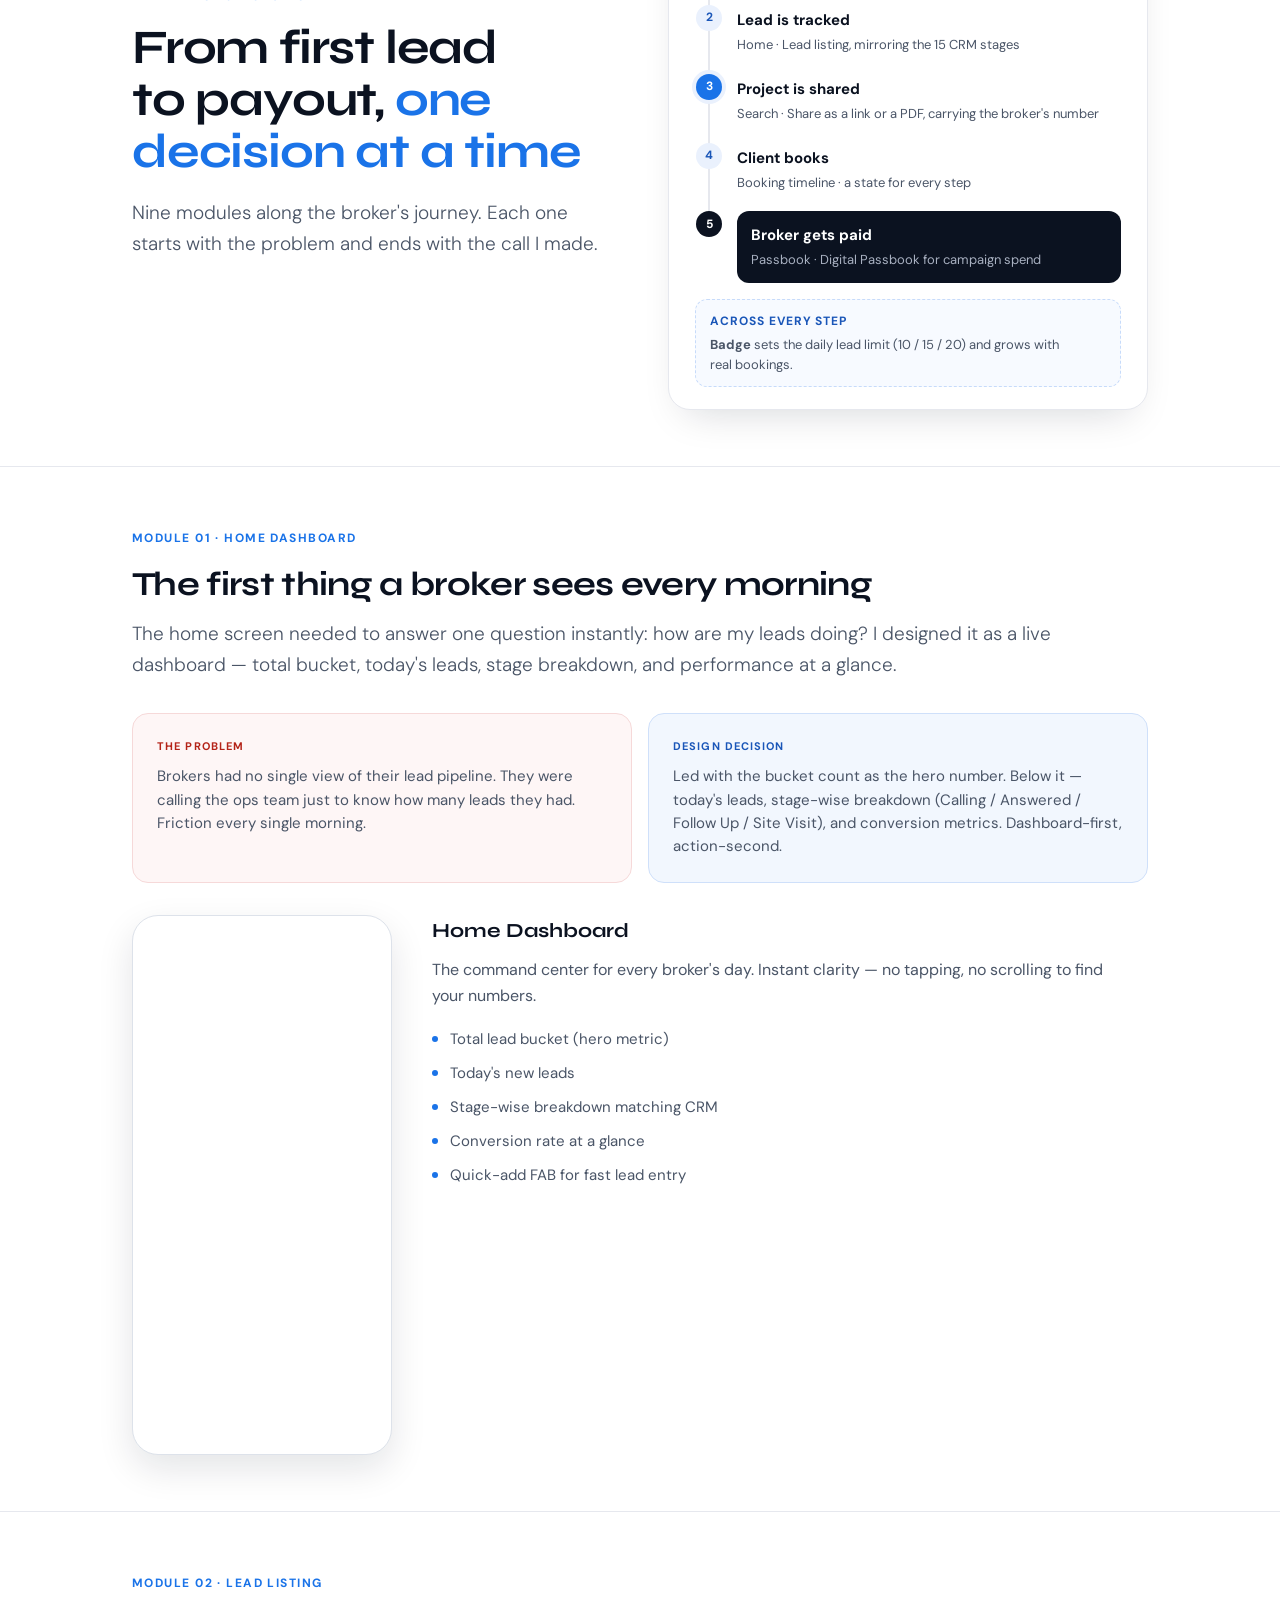
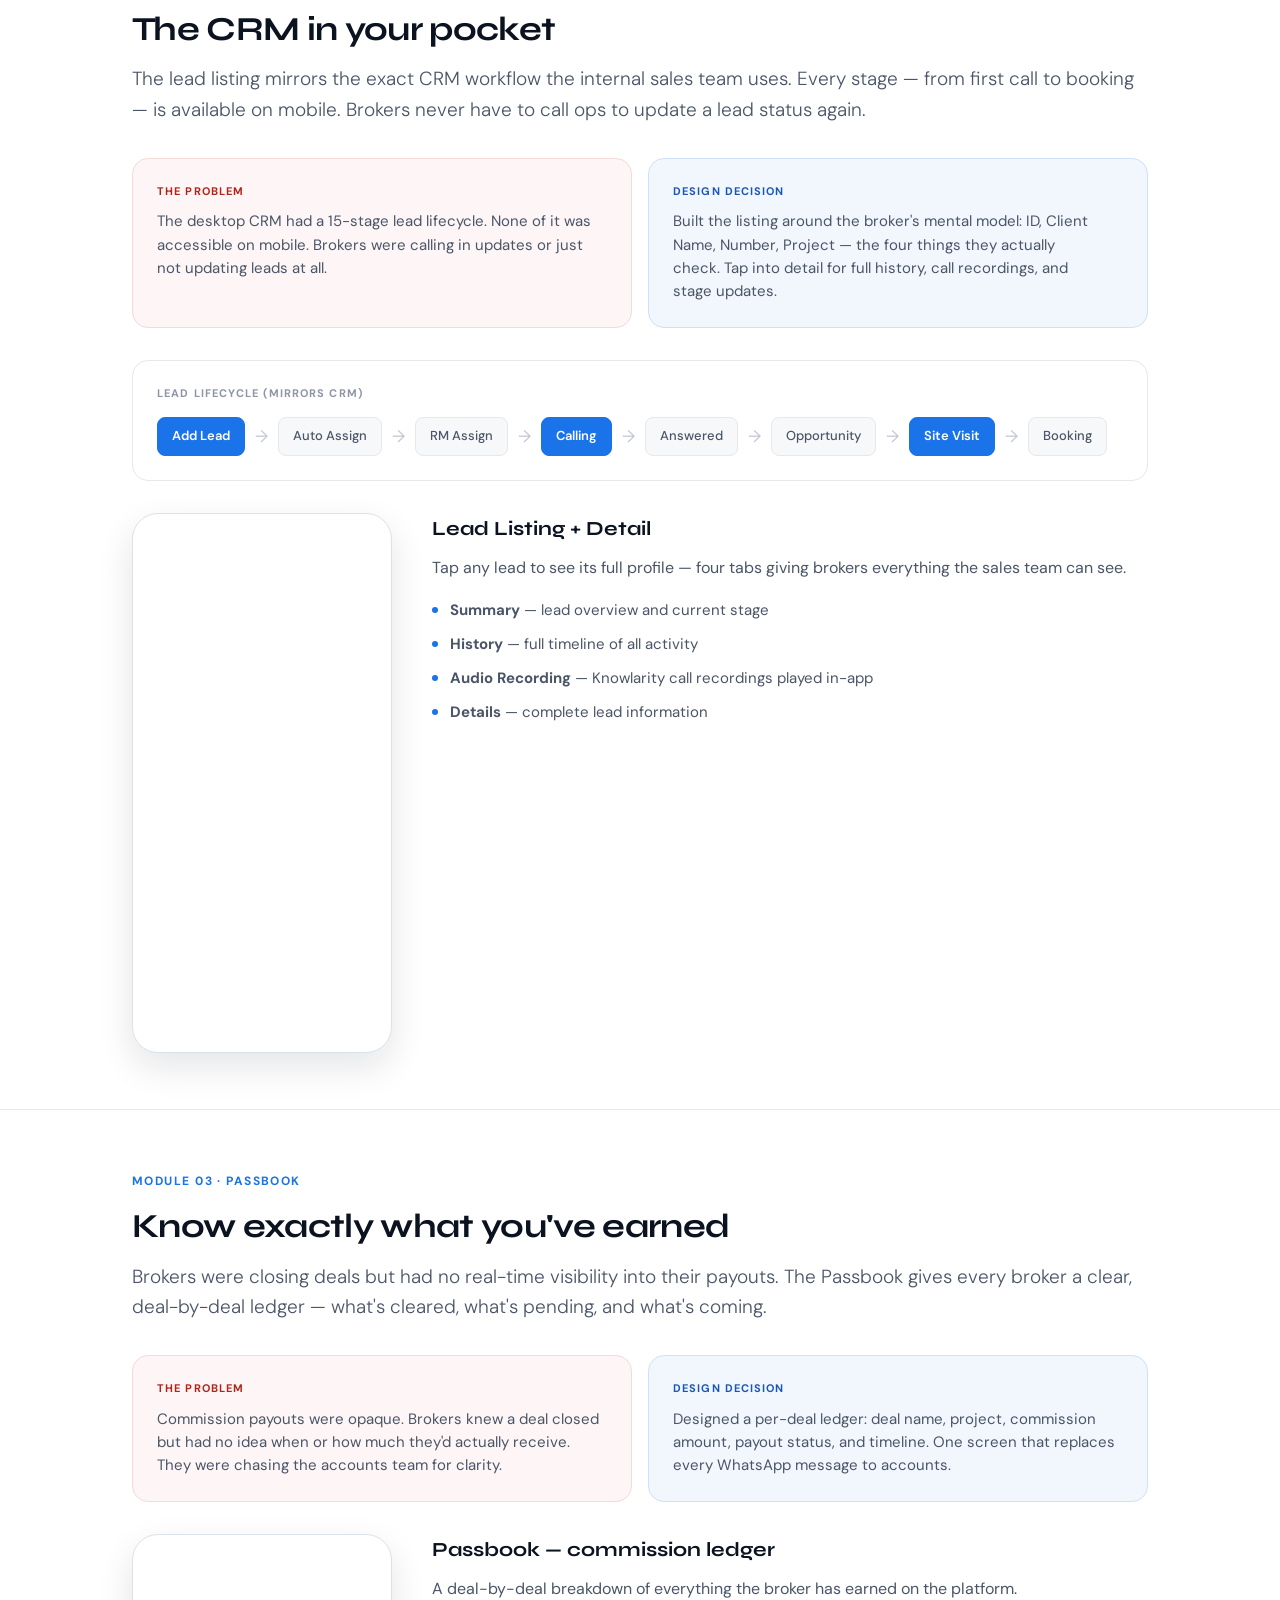
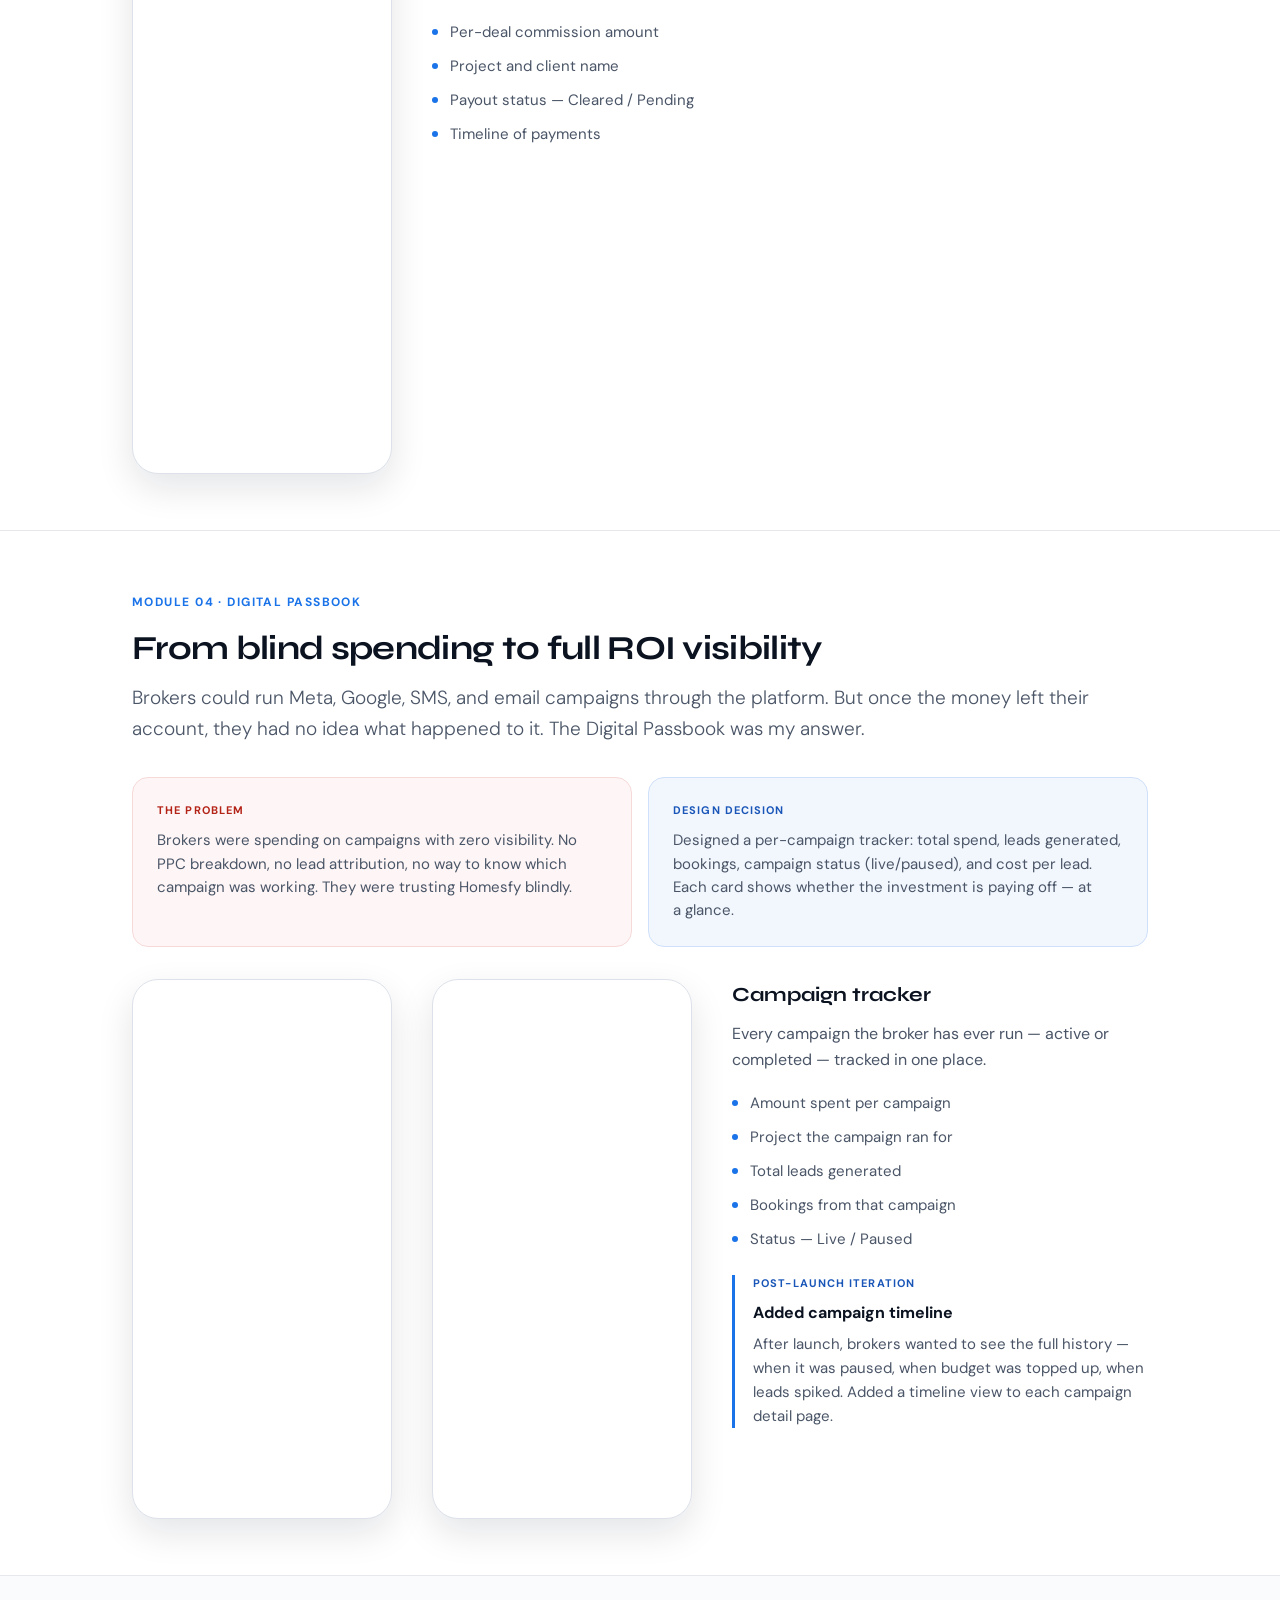
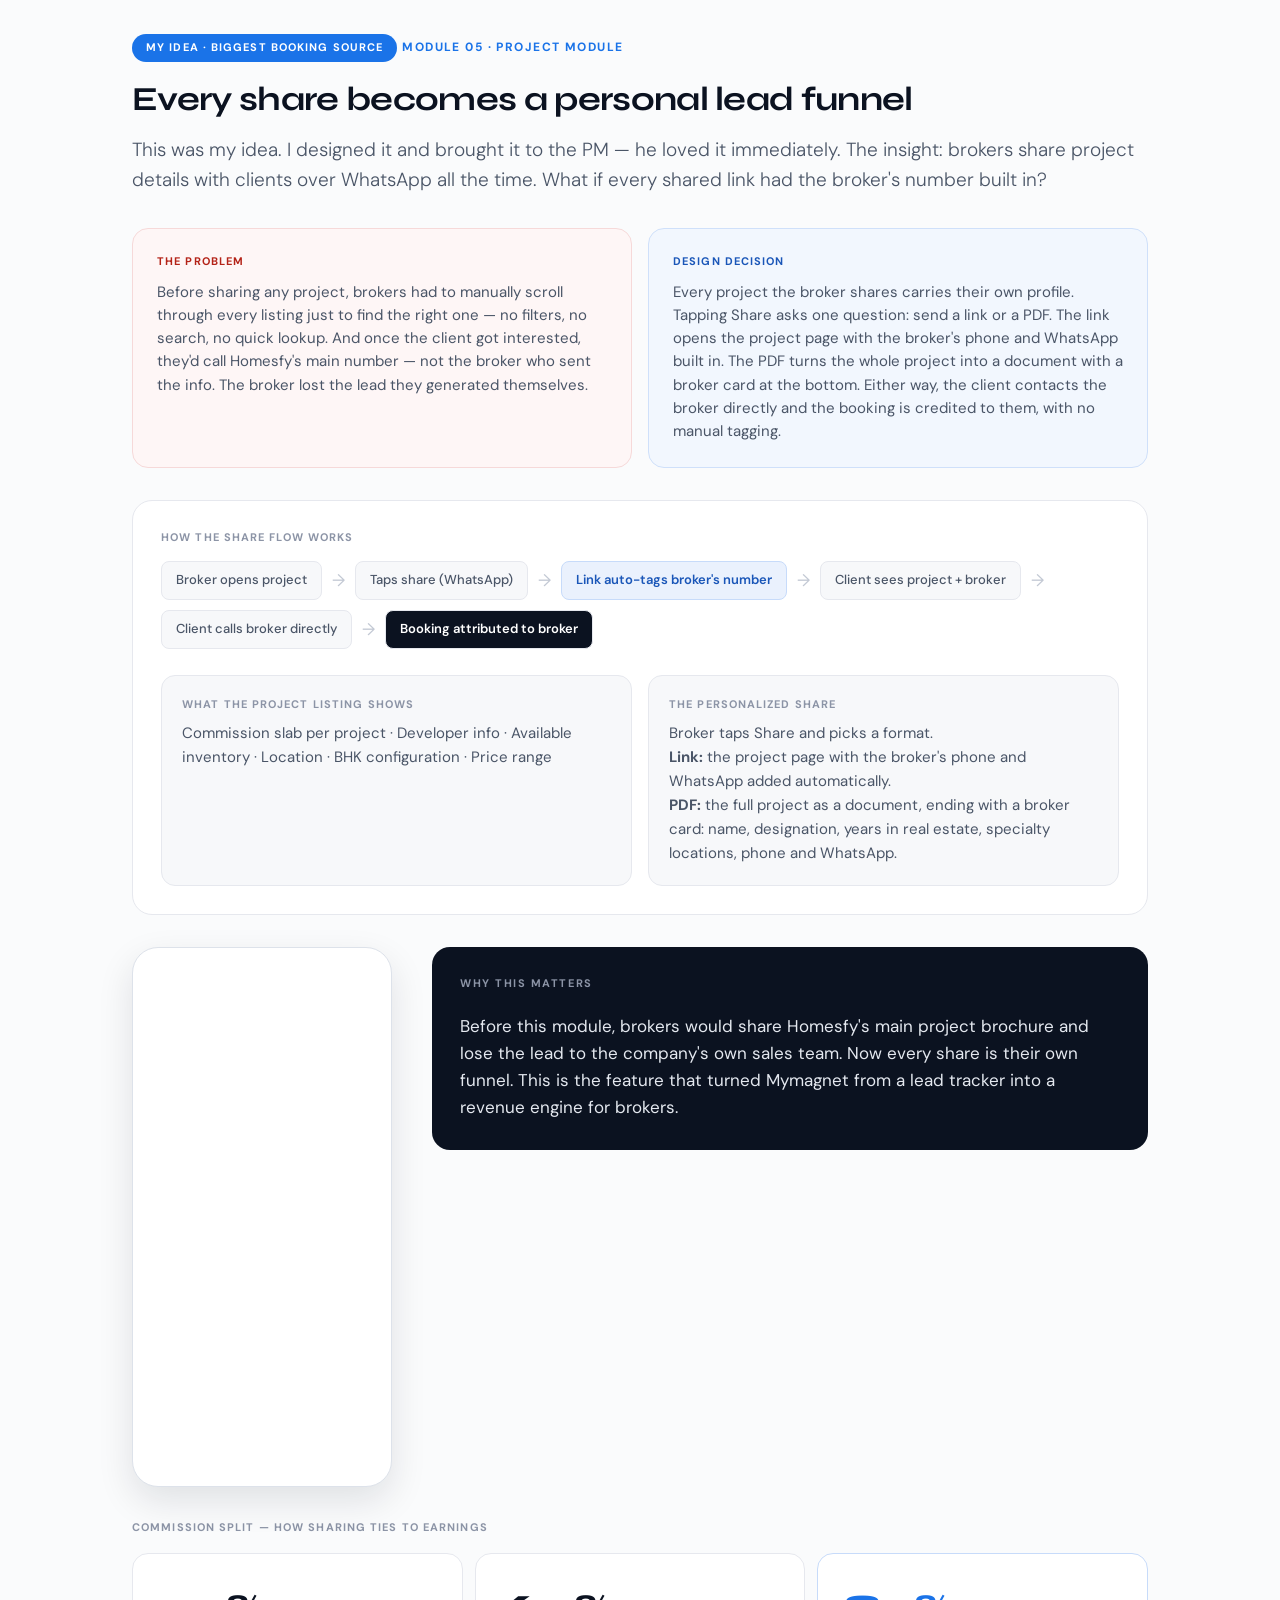
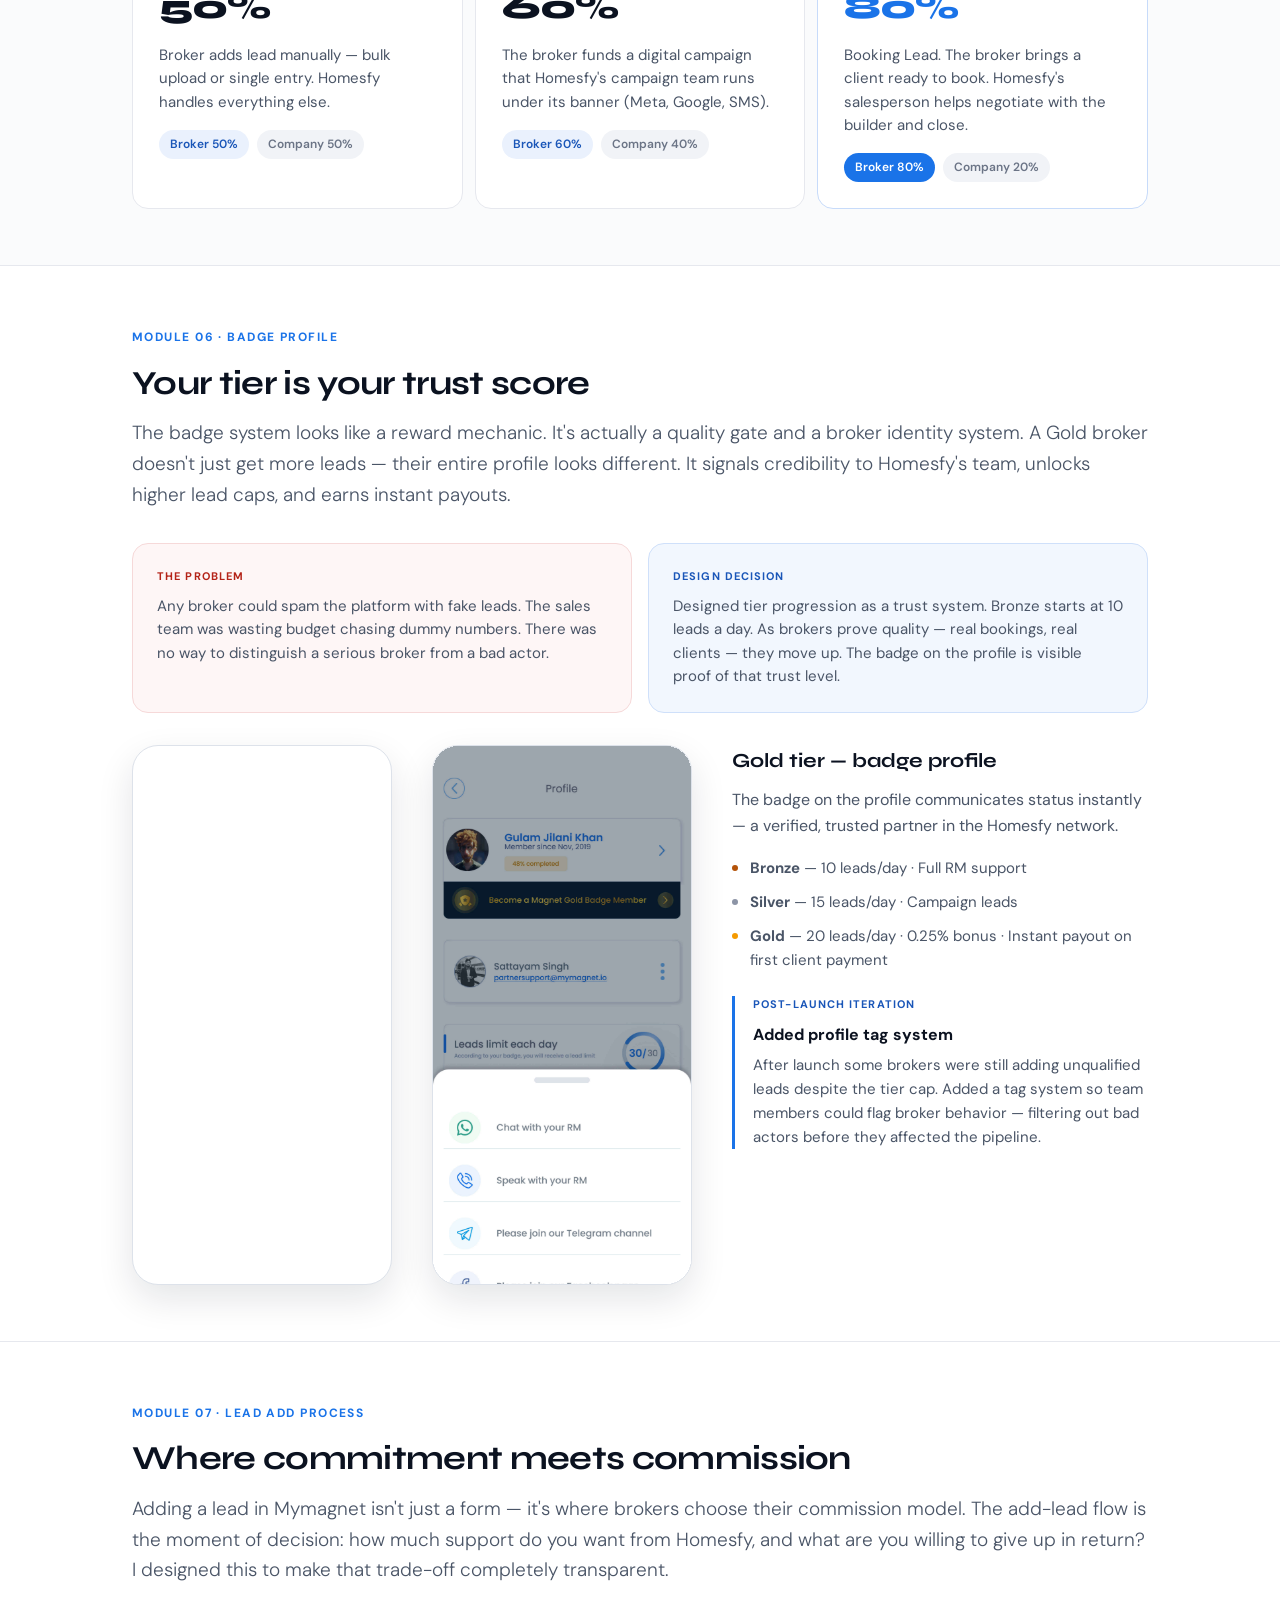
<file: mymagnet.html>
<!DOCTYPE html>
<html lang="en">
<head>
  <meta charset="utf-8">
  <meta name="viewport" content="width=device-width, initial-scale=1, viewport-fit=cover" />
  <title>Gulam Jilani · Product Designer</title>
  <meta name="description" content="Product Designer with 10+ years designing B2B SaaS, B2C and AI-powered experiences across real estate, CRM and sales platforms." />
  <meta name="theme-color" content="#f9f9f9" />
  <meta name="referrer" content="no-referrer">

  <meta property="og:title" content="Gulam Jilani · Product Designer" />
  <meta property="og:description" content="I turn complex business problems into simple, scalable digital products." />
  <meta property="og:type" content="website" />
  <meta property="og:image" content="assets/images/profile.png" />
  <link rel="icon" href="assets/images/logo_header.png" />
  <link rel="stylesheet" href="assets/css/v3.css" />

  <!-- Typography -->
  <link rel="preconnect" href="https://fonts.googleapis.com">
  <link rel="preconnect" href="https://fonts.gstatic.com" crossorigin>
  <link href="https://fonts.googleapis.com/css2?family=DM+Sans:ital,opsz,wght@0,9..40,300..700;1,9..40,300..700&family=Syne:wght@600;700;800&display=swap" rel="stylesheet">

  <style>
    /* ==========================================================================
       1. Reset & Global Variables
       ========================================================================== */
    *, *::before, *::after {
      box-sizing: border-box;
      margin: 0;
      padding: 0;
    }

    :root {
      --accent: #1A73E8;
      --text-main: #0B1220;
      --text-muted: #4A5567;
      --text-light: #8C94A6;
      --bg-surface: #FFFFFF;
      --bg-alt: #F7F8FA;
      --bg-subtle: #FAFBFC;
      --border-color: #E6E8EE;
      --border-dark: #243247;
      --font-display: 'Syne', sans-serif;
      --font-body: 'DM Sans', system-ui, -apple-system, sans-serif;
    }

    body {
      background: var(--bg-surface);
      color: var(--text-main);
      font-family: var(--font-body);
      font-size: 17px;
      line-height: 1.6;
      -webkit-font-smoothing: antialiased;
      text-wrap: pretty;
    }

    a {
      color: var(--accent);
      text-decoration: none;
      transition: color 0.15s ease;
    }

    a:hover {
      color: var(--text-main);
    }

    /* ==========================================================================
       2. Layout Containers
       ========================================================================== */
    .container {
      max-width: 1080px;
      margin: 0 auto;
      padding: 0 32px;
    }

    .container-narrow {
      max-width: 760px;
    }

    .section-divider {
      padding: 96px 0;
      border-bottom: 1px solid var(--border-color);
    }

    .section-divider-top {
      padding: 56px 0;
      border-top: 1px solid var(--border-color);
    }

    .bg-subtle {
      background-color: var(--bg-subtle);
    }

    /* ==========================================================================
       3. Navigation Header
       ========================================================================== */
    .top-nav {
      position: sticky;
      top: 0;
      z-index: 100;
      background: rgba(255, 255, 255, 0.88);
      backdrop-filter: blur(16px);
      -webkit-backdrop-filter: blur(16px);
      border-bottom: 1px solid var(--border-color);
      height: 60px;
      display: flex;
      align-items: center;
      justify-content: space-between;
      padding: 0 32px;
      gap: 24px;
    }

    .nav-logo {
      font-family: var(--font-display);
      font-weight: 700;
      font-size: 16px;
      letter-spacing: -0.01em;
    }

    .nav-links {
      display: flex;
      gap: 26px;
      font-size: 14px;
      font-weight: 500;
    }

    .nav-links a {
      color: var(--text-muted);
    }

    .nav-links a:hover {
      color: var(--text-main);
    }

    /* ==========================================================================
       4. Typography & Headers
       ========================================================================== */
    .eyebrow {
      display: inline-flex;
      align-items: center;
      gap: 10px;
      font-size: 12px;
      font-weight: 700;
      color: var(--accent);
      text-transform: uppercase;
      letter-spacing: 0.12em;
      margin-bottom: 16px;
    }

    .eyebrow-bar {
      width: 22px;
      height: 2px;
      background: var(--accent);
      border-radius: 2px;
    }

    .heading-hero {
      font-family: var(--font-display);
      font-size: clamp(3rem, 7vw, 5.6rem);
      font-weight: 800;
      line-height: 0.98;
      letter-spacing: -0.035em;
      margin-bottom: 28px;
      text-wrap: balance;
    }

    .heading-section {
      font-family: var(--font-display);
      font-size: clamp(2rem, 4vw, 3rem);
      font-weight: 700;
      line-height: 1.08;
      letter-spacing: -0.025em;
      margin-bottom: 20px;
      text-wrap: balance;
    }

    .heading-subsection {
      font-family: var(--font-display);
      font-size: clamp(1.5rem, 3vw, 2.1rem);
      font-weight: 700;
      line-height: 1.15;
      letter-spacing: -0.02em;
      margin-bottom: 16px;
    }

    .lead-text {
      font-size: 19px;
      color: var(--text-muted);
      line-height: 1.62;
      font-weight: 300;
      margin-bottom: 32px;
    }

    .body-text {
      font-size: 16px;
      color: var(--text-muted);
      line-height: 1.6;
    }

    /* ==========================================================================
       5. Badges, Tags & Pills
       ========================================================================== */
    .pill-group {
      display: flex;
      flex-wrap: wrap;
      gap: 10px;
      margin-bottom: 56px;
    }

    .pill {
      display: inline-flex;
      align-items: center;
      gap: 8px;
      padding: 7px 16px;
      background: var(--bg-alt);
      border: 1px solid var(--border-color);
      border-radius: 100px;
      font-size: 14px;
      font-weight: 500;
      color: var(--text-muted);
    }

    .pill-dot {
      width: 6px;
      height: 6px;
      border-radius: 50%;
      background: var(--accent);
    }

    .tag {
      display: inline-block;
      font-size: 11px;
      font-weight: 700;
      text-transform: uppercase;
      letter-spacing: 0.1em;
      border-radius: 100px;
      padding: 4px 12px;
      margin-bottom: 12px;
      white-space: nowrap;
      height: auto;
      border: 0;
    }

    .tag-warning {
      color: #B54708;
      background: #FEF3E2;
    }

    .tag-success {
      color: #0F6B3F;
      background: #E6F5EC;
    }

    .tag-feature {
      background: var(--accent);
      color: #fff;
      padding: 5px 14px;
      margin-bottom: 18px;
    }

    /* ==========================================================================
       6. Metadata & Stats Grids
       ========================================================================== */
    .grid-meta {
      display: grid;
      grid-template-columns: repeat(auto-fit, minmax(200px, 1fr));
      gap: 1px;
      background: var(--border-color);
      border: 1px solid var(--border-color);
      border-radius: 16px;
      overflow: hidden;
    }

    .grid-meta-cell {
      background: var(--bg-surface);
      padding: 22px 24px;
    }

    .grid-meta-label {
      font-size: 11px;
      font-weight: 700;
      text-transform: uppercase;
      letter-spacing: 0.1em;
      color: var(--text-light);
      margin-bottom: 8px;
    }

    .grid-meta-val {
      font-size: 16px;
      font-weight: 600;
      line-height: 1.35;
    }

    .mandate-grid {
      display: grid;
      grid-template-columns: repeat(auto-fit, minmax(300px, 1fr));
      gap: 32px;
      align-items: start;
    }

    .dark-card {
      background: var(--text-main);
      color: #FFFFFF;
      border-radius: 20px;
      padding: 40px;
    }

    .dark-card-label {
      font-size: 11px;
      font-weight: 700;
      text-transform: uppercase;
      letter-spacing: 0.14em;
      color: var(--text-light);
      margin-bottom: 20px;
    }

    .quote-text {
      font-family: var(--font-display);
      font-size: clamp(1.3rem, 2.4vw, 1.75rem);
      font-weight: 600;
      line-height: 1.3;
      letter-spacing: -0.02em;
    }

    .quote-author {
      margin-top: 24px;
      font-size: 14px;
      color: #A8B0C0;
    }

    .stat-grid {
      display: grid;
      grid-template-columns: repeat(auto-fit, minmax(140px, 1fr));
      gap: 1px;
      background: var(--border-color);
      border: 1px solid var(--border-color);
      border-radius: 16px;
      overflow: hidden;
    }

    .stat-cell {
      background: var(--bg-surface);
      padding: 20px 22px;
    }

    .stat-num {
        font-family: var(--font-display);
        font-size: 20px;
        font-weight: 700;
        letter-spacing: -0.02em;
        line-height: normal;
    }

    .stat-label {
      font-size: 13px;
      color: var(--text-light);
      margin-top: 4px;
    }

    .cards-grid-4 {
      display: grid;
      grid-template-columns: repeat(auto-fit, minmax(200px, 1fr));
      gap: 16px;
    }

    .cards-grid-3 {
      display: grid;
      grid-template-columns: repeat(auto-fit, minmax(300px, 1fr));
      gap: 16px;
    }

    .card {
      background: var(--bg-alt);
      border: 1px solid var(--border-color);
      border-radius: 16px;
      padding: 26px;
    }

    .card-clean {
      background: var(--bg-surface);
    }

    .card-padded {
      padding: 32px;
    }

    .card-num {
      font-family: var(--font-display);
      font-size: 13px;
      font-weight: 700;
      color: var(--accent);
      margin-bottom: 14px;
    }

    .card-title {
      font-size: 17px;
      font-weight: 700;
      line-height: 1.3;
      margin-bottom: 10px;
    }

    .card-desc {
      font-size: 15px;
      color: var(--text-muted);
      line-height: 1.55;
    }

    /* ==========================================================================
       7. Hero Mockups & Evolution Comparisons
       ========================================================================== */
    .hero-mockups {
      margin-top: 72px;
      background: linear-gradient(180deg, #F7F8FA 0%, #EEF2F8 100%);
      border-top: 1px solid var(--border-color);
      border-bottom: 1px solid var(--border-color);
      padding: 56px 32px 0;
      overflow: hidden;
    }

    .mockup-flex {
      display: flex;
      gap: 28px;
      justify-content: center;
      align-items: flex-end;
      flex-wrap: wrap;
    }

    .device-frame {
      border-radius: 26px;
      overflow: hidden;
      background: var(--bg-surface);
      border: 1px solid #DDE2EA;
      box-shadow: 0 14px 36px rgba(11, 18, 32, 0.11);
      flex: none;
    }

    .device-sm { width: 250px; height: 480px; position: relative; }
    .device-md { width: 260px; height: 540px; position: relative; }
    .device-lg {position: relative; width: 290px; height: 560px; box-shadow: 0 26px 64px rgba(11, 18, 32, 0.18); }
    .device-evolution {position: relative; width: 240px; height: 500px; border-radius: 24px; box-shadow: 0 10px 28px rgba(11, 18, 32, 0.09); }

    .device-scroll {
      width: 100%;
      height: 100%;
      overflow: auto;
      scrollbar-width: none;
    }

    .evolution-card {
      background: var(--bg-surface);
      border: 1px solid var(--border-color);
      border-radius: 22px;
      padding: 32px;
      margin-bottom: 20px;
    }

    .evolution-header {
      display: flex;
      align-items: baseline;
      gap: 14px;
      flex-wrap: wrap;
      margin-bottom: 26px;
    }

    .evolution-title {
      font-family: var(--font-display);
      font-size: 22px;
      font-weight: 700;
      letter-spacing: -0.02em;
    }

    .evolution-subtitle {
      font-size: 14px;
      color: var(--text-light);
    }

    .evolution-wrapper {
      display: flex;
      gap: 24px;
      flex-wrap: wrap;
    }

    .comparison-col {
      width: 240px;
    }

    .evolution-decision-box {
      flex: 1 1 200px;
      min-width: 0;
      background: var(--bg-alt);
      border: 1px solid var(--border-color);
      border-radius: 16px;
      padding: 22px;
      align-self: flex-start;
    }

    /* ==========================================================================
       8. Module Map & Deep Dives
       ========================================================================== */
    .module-map-grid {
      display: grid;
      grid-template-columns: repeat(auto-fit, minmax(180px, 1fr));
      gap: 8px;
    }

    .module-chip {
      padding: 16px 18px;
      border-radius: 12px;
      font-size: 14px;
      font-weight: 500;
      background: var(--bg-alt);
      border: 1px solid var(--border-color);
      color: var(--text-muted);
    }

    .module-chip-active {
      background: #EAF1FD;
      border-color: #C7DBFA;
      color: var(--text-main);
      font-weight: 600;
    }

    .journey-tracker {
      background: var(--bg-surface);
      border: 1px solid var(--border-color);
      border-radius: 22px;
      padding: 26px 26px 22px;
      box-shadow: 0 18px 40px -18px rgba(11, 18, 32, 0.18);
    }

    .journey-row {
      display: grid;
      grid-template-columns: 28px 1fr;
      column-gap: 14px;
    }

    .step-marker {
      width: 26px;
      height: 26px;
      border-radius: 50%;
      background: #EAF1FD;
      color: #1A56B8;
      font-size: 12px;
      font-weight: 700;
      display: flex;
      align-items: center;
      justify-content: center;
      z-index: 1;
    }

    .step-marker-active {
      background: var(--accent);
      color: #fff;
      box-shadow: 0 0 0 4px #EAF1FD;
    }

    .step-marker-final {
      background: #0B1220;
      color: #fff;
    }

    .step-line {
      position: absolute;
      top: 26px;
      bottom: 0;
      width: 2px;
      background: var(--border-color);
    }

    .step-line-full {
      position: absolute;
      top: 0;
      bottom: 0;
      width: 2px;
      background: var(--border-color);
    }

    .decision-row {
      display: grid;
      grid-template-columns: repeat(auto-fit, minmax(280px, 1fr));
      gap: 16px;
      margin-bottom: 32px;
    }

    .box-problem {
      background: #FEF6F6;
      border: 1px solid #F6D9D9;
      border-radius: 16px;
      padding: 24px;
    }

    .box-problem-tag {
      font-size: 11px;
      font-weight: 700;
      text-transform: uppercase;
      letter-spacing: 0.1em;
      color: #B42318;
      margin-bottom: 10px;
    }

    .box-solution {
      background: #F2F7FE;
      border: 1px solid #CFE0FA;
      border-radius: 16px;
      padding: 24px;
    }

    .box-solution-tag {
      font-size: 11px;
      font-weight: 700;
      text-transform: uppercase;
      letter-spacing: 0.1em;
      color: #1A56B8;
      margin-bottom: 10px;
    }

    .module-display {
      display: flex;
      gap: 40px;
      flex-wrap: wrap;
      align-items: flex-start;
      margin-top: 24px;
    }

    .module-info {
      flex: 1 1 320px;
      min-width: 0;
    }

    .feature-list {
      display: grid;
      gap: 10px;
      margin-top: 14px;
    }

    .feature-item {
      display: flex;
      gap: 12px;
      align-items: flex-start;
      font-size: 15px;
      color: var(--text-muted);
    }

    .feature-bullet {
      width: 6px;
      height: 6px;
      border-radius: 50%;
      background: var(--accent);
      margin-top: 9px;
      flex: none;
    }

    /* Process Flows & Data Tables */
    .flow-card {
      border: 1px solid var(--border-color);
      border-radius: 16px;
      padding: 24px;
      margin-bottom: 32px;
    }

    .process-flow {
      display: flex;
      flex-wrap: wrap;
      gap: 10px;
      align-items: center;
      margin-top: 14px;
    }

    .process-step {
      padding: 8px 14px;
      border-radius: 8px;
      font-size: 13px;
      font-weight: 500;
      background: var(--bg-alt);
      border: 1px solid var(--border-color);
      color: var(--text-muted);
    }

    .process-step-active {
      background: var(--accent);
      color: #fff;
      font-weight: 600;
      border-color: var(--accent);
    }

    .process-step-highlight {
      background: #EAF1FD;
      border-color: #C7DBFA;
      color: #1A56B8;
      font-weight: 600;
    }

    .process-step-final {
      background: #0B1220;
      color: #fff;
      font-weight: 600;
    }

    .process-arrow {
      color: #C3C9D4;
    }

    .table-container {
      overflow-x: auto;
      border: 1px solid var(--border-color);
      border-radius: 16px;
      margin-bottom: 32px;
    }

    .data-table {
      width: 100%;
      border-collapse: collapse;
      font-size: 14px;
      min-width: 760px;
    }

    .data-table th {
      text-align: left;
      padding: 14px 18px;
      font-size: 11px;
      font-weight: 700;
      text-transform: uppercase;
      letter-spacing: 0.09em;
      color: var(--text-light);
      background: var(--bg-alt);
      border-bottom: 1px solid var(--border-color);
    }

    .data-table td {
      padding: 16px 18px;
      border-bottom: 1px solid #EFF1F5;
      color: var(--text-muted);
    }

    /* Commission Split Cards */
    .commission-grid {
      display: grid;
      grid-template-columns: repeat(auto-fit, minmax(240px, 1fr));
      gap: 12px;
      margin-top: 16px;
    }

    .commission-percent {
      font-family: var(--font-display);
      font-size: 34px;
      font-weight: 800;
      letter-spacing: -0.03em;
      margin-bottom: 10px;
    }

    .split-chip-group {
      display: flex;
      gap: 8px;
      flex-wrap: wrap;
      margin-top: 16px;
    }

    .split-chip {
      font-size: 12px;
      font-weight: 600;
      padding: 5px 11px;
      border-radius: 100px;
    }

    .split-chip-primary {
      background: #EAF1FD;
      color: #1A56B8;
    }

    .split-chip-accent {
      background: var(--accent);
      color: #ffffff;
    }

    .split-chip-secondary {
      background: #F1F3F7;
      color: #6B7486;
    }

    .border-callout {
      border-left: 3px solid var(--accent);
      padding-left: 18px;
      margin-top: 16px;
    }

    /* ==========================================================================
       9. Footer
       ========================================================================== */
    .footer {
      padding: 56px 32px;
      border-top: 1px solid var(--border-color);
    }

    .footer-content {
      display: flex;
      justify-content: space-between;
      gap: 20px;
      flex-wrap: wrap;
      align-items: center;
    }
    .cs-video{margin:0;display:flex;flex-direction:column;align-items:center;gap:12px}
    .cs-video__frame{position:relative;width:260px;max-width:100%;height:0;padding-top:216.4%;border-radius:28px;overflow:hidden;background:#0C0D10;box-shadow:0 24px 64px rgba(0,0,0,.14),0 2px 8px rgba(0,0,0,.08);-webkit-transform:translateZ(0);transform:translateZ(0)}
    .cs-video__media{position:absolute;top:0;left:0;width:100%;height:100%;display:block;object-fit:cover;background:#0C0D10}
    .cs-video__play{position:absolute;top:50%;left:50%;width:64px;height:64px;margin:-32px 0 0 -32px;border:0;border-radius:50%;background:rgba(255,255,255,.92);color:#0C0D10;box-shadow:0 6px 20px rgba(0,0,0,.25);cursor:pointer;display:flex;align-items:center;justify-content:center;-webkit-tap-highlight-color:transparent}
    .cs-video__play[hidden]{display:none}
    .cs-video__play svg{width:26px;height:26px;margin-left:3px}
    .cs-video.is-error .cs-video__play{display:none}
    .cs-video__caption{max-width:320px;font-size: 12px;line-height:1.55;color:#52536A;text-align:center;padding: 8px;}
    .cs-video__caption strong{color:#0C0D10}
    @media (max-width:680px){.cs-video__frame{width:200px}}
  </style>
</head>

<body>

  <!-- Top Sticky Header -->
  <header class="top-nav">
    <span class="nav-logo"><a href="index.html">← Back To Home</a></span>
    <!-- <nav class="nav-links">
      <a href="#mandate">Mandate</a>
      <a href="#problem">Problem</a>
      <a href="#evolution">Early work</a>
      <a href="#modules">Modules</a>
      <a href="#impact">Impact</a>
    </nav> -->
  </header>

  <!-- Hero Section -->
  <section class="section-divider" style="padding-top: 104px;" data-screen-label="Hero">
    <div class="container">
      <div class="eyebrow">
        <span class="eyebrow-bar"></span>Case Study  → 3
      </div>
      <h1 class="heading-hero">Mymagnet</h1>
      <p class="lead-text" style="max-width: 720px; font-size: clamp(1.15rem, 2.2vw, 1.45rem);">
        A mobile-first broker OS that brought 10,000+ real estate brokers off spreadsheets and WhatsApp groups — into a single app that mirrors their CRM.
      </p>

      <div class="pill-group">
        <span class="pill"><span class="pill-dot"></span>Product Designer</span>
        <span class="pill"><span class="pill-dot"></span>Mobile App · Android &amp; iOS</span>
        <span class="pill"><span class="pill-dot"></span>Homesfy Realty Ltd</span>
        <span class="pill"><span class="pill-dot"></span>Solo Designer</span>
      </div>

      <div class="grid-meta">
        <div class="grid-meta-cell">
          <div class="grid-meta-label">Platform</div>
          <div class="grid-meta-val">React Native Mobile</div>
        </div>
        <div class="grid-meta-cell">
          <div class="grid-meta-label">My Role</div>
          <div class="grid-meta-val">End-to-End Product Design</div>
        </div>
        <div class="grid-meta-cell">
          <div class="grid-meta-label">Collaborators</div>
          <div class="grid-meta-val">1 PM · Dev Team</div>
        </div>
        <div class="grid-meta-cell">
          <div class="grid-meta-label">Modules Shipped</div>
          <div class="grid-meta-val">15 of 16 shipped</div>
        </div>
      </div>
    </div>
  </section>

  <!-- Mandate Section -->
  <section id="mandate" class="section-divider" data-screen-label="Mandate">
    <div class="container">
      <div class="container-narrow" style="margin-bottom: 48px;">
        <div class="eyebrow">The Mandate</div>
        <h2 class="heading-section">Ship first. Learn from real brokers later.</h2>
        <p class="lead-text">
          Before the app, Homesfy's partnerships team had already onboarded 2,000–3,000 brokers to Magnet. They got access to the same desktop CRM our sales team used. But brokers kept saying the same thing: "We don't sit at a desk."
        </p>
      </div>

      <div class="mandate-grid">
        <div class="dark-card">
          <div class="dark-card-label">Put the CRM in the broker's pocket.</div>
          <p class="quote-text">
            No research phase, no competitor study. Get brokers onto the app first, then improve it from real use.
          </p>
          <!-- <div class="quote-author">— My boss, at kickoff</div> -->
        </div>

        <div style="display: grid; gap: 16px;">
          <div class="card card-clean">
            <div class="grid-meta-label">The brokers' reality (new small block, your strongest insight)</div>
            <p class="body-text">
             Most brokers work alone or with one partner. Their day is on the move: site visits, home presentations, builder–broker meets, and checking which new projects are coming up. A desktop CRM made sense for our office team, not for someone who's in a car or at a site all day.
            </p>
          </div>

          <div class="stat-grid">
            <div class="stat-cell">
              <div class="stat-num">1–2 Months</div>
              <div class="stat-label">to first launch</div>
            </div>
            <div class="stat-cell">
              <div class="stat-num">1 Designer + 1 PM + Dev  team</div>
              <div class="stat-label">people on product</div>
            </div>
            <!-- <div class="stat-cell">
              <div class="stat-num">0</div>
              <div class="stat-label">competitor studies</div>
            </div> -->
          </div>
        </div>
      </div>
    </div>
  </section>

  <!-- Problem Section -->
  <section id="problem" class="section-divider" data-screen-label="Problem">
    <div class="container">
      <div class="container-narrow" style="margin-bottom: 44px;">
        <div class="eyebrow">The Problem</div>
        <h2 class="heading-section">Brokers were flying blind</h2>
        <p class="lead-text">
          Homesfy had 10,000+ registered brokers selling real estate projects. The internal sales team had a full CRM. The brokers had nothing — no app, no visibility, no tools.
        </p>
      </div>

      <div class="cards-grid-4">
        <div class="card">
          <div class="card-num">01</div>
          <h3 class="card-title">No mobile lead tracking</h3>
          <p class="card-desc">Brokers were adding leads by calling the ops team or messaging on WhatsApp. No app, no record, no status updates.</p>
        </div>
        <div class="card">
          <div class="card-num">02</div>
          <h3 class="card-title">Fake leads flooding the system</h3>
          <p class="card-desc">Brokers could add any lead with no accountability. The sales team wasted time and budget chasing dummy numbers. No quality filter existed.</p>
        </div>
        <div class="card">
          <div class="card-num">03</div>
          <h3 class="card-title">Zero campaign visibility</h3>
          <p class="card-desc">Brokers running digital campaigns through the platform had no idea where their money went — no PPC breakdown, no lead attribution, no ROI.</p>
        </div>
        <div class="card">
          <div class="card-num">04</div>
          <h3 class="card-title">No project discovery tool</h3>
          <p class="card-desc">Brokers had to manually scroll through every project listing just to find commission slabs, inventory, or developer info — no filters, no search, no quick lookup.</p>
        </div>
      </div>
    </div>
  </section>

  <!-- Evolution Section (Before & After: 01 to 06) -->
  <section id="evolution" class="section-divider bg-subtle" data-screen-label="Before and after">
    <div class="container">
      <div class="container-narrow" style="margin-bottom: 24px;">
        <div class="eyebrow">Early explorations</div>
        <h2 class="heading-section">Where it started</h2>
        <p class="lead-text">
          The first launch, built in two months to get the app into brokers' hands. Watching how they used it shaped every module above. Scroll inside a phone to see the full screen.
        </p>
      </div>
      <div class="pill" style="margin-bottom: 40px; background: #fff;">Scroll inside a phone to see the full screen</div>

      <!-- 01 Home Evolution -->
      <div class="evolution-card">
        <div class="evolution-header">
          <span class="evolution-title">01 · How am I doing?</span>
          <span class="evolution-subtitle">What should I sell today?</span>
        </div>
        <div class="evolution-wrapper">
          <div style="display: flex; gap: 24px; flex-wrap: wrap;">
            <div class="comparison-col">
              <span class="tag tag-warning">V1 — first shipped</span>
              <div class="device-frame device-evolution">
                <div data-lz="p3" class="device-scroll">
                  <div style="zoom: 0.6154; width: 390px;">
                    <x-import component-from-global-scope="OLD_HomeVersion3Projects" from="43d87268-5ee1-481c-bbb1-73bfd88df607#/Components.bundle.js">
                      <img src="../assets/images/HomeVersion.jpg" style="width: 100%;"/>
                    </x-import>
                  </div>
                </div>
              </div>
              <p class="card-desc" style="margin-top: 14px;">
                The home screen was a report. Brokers opened the app, saw their lead funnel, and closed it. Useful numbers, but no next step.
              </p>
            </div>
            <div class="comparison-col">
              <span class="tag tag-success">V2 — redesigned</span>
              <div class="device-frame device-evolution">
                <div data-lz="p4" class="device-scroll">
                  <div style="zoom: 0.6154; width: 390px;">
                    <x-import component-from-global-scope="V3A_HomeVersionFunnel" from="a3349b17-a0c7-427e-9e16-46abadcf0ed2#/Components.bundle.js">
                      <img src="../assets/images/HomeVersion2.jpg" style="width: 100%;"/>
                    </x-import>
                  </div>
                </div>
              </div>
              <p class="card-desc" style="margin-top: 14px;">
                The home screen is now a starting point. Search is on top. Hot and new projects show their commission % upfront. One tap on + adds a lead to that project. The funnel is still there, just lower down.
              </p>
            </div>
          </div>
          <div class="evolution-decision-box">
            <div class="box-solution-tag">Design decision</div>
            <p class="body-text" style="font-size: 15px;">
              <b>Sell first, report second.</b><br>
              Brokers earn money by selling projects, not by checking numbers. So I moved project discovery to the top and the funnel below it. Now the first thing a broker sees answers the real question: "Which project should I push today, and how much will I earn?"
            </p>
          </div>
        </div>
      </div>

      <!-- 02 Passbook Evolution -->
      <div class="evolution-card">
        <div class="evolution-header">
          <span class="evolution-title">02 · Trust us</span>
          <span class="evolution-subtitle">Check it yourself</span>
        </div>
        <div class="evolution-wrapper">
          <div style="display: flex; gap: 24px; flex-wrap: wrap;">
            <div class="comparison-col">
              <span class="tag tag-warning">V1 — first shipped</span>
              <div class="device-frame device-evolution">
                <div data-lz="p5" class="device-scroll">
                  <div style="zoom: 0.6154; width: 390px;">
                    <x-import component-from-global-scope="V3A_HomeVersionFunnel" from="a3349b17-a0c7-427e-9e16-46abadcf0ed2#/Components.bundle.js">
                      <img src="../assets/images/Passbook01.jpg" style="width: 100%;"/>
                    </x-import>
                  </div>
                </div>
              </div>
              <p class="card-desc" style="margin-top: 14px;">
                Big numbers, no explanation. Brokers saw a total but couldn't see how it was made. And "Cancel Bookings" looked like a button that cancels a booking, which is scary on a money screen.
              </p>
            </div>
            <div class="comparison-col">
              <span class="tag tag-success">V2 — redesigned</span>
              <div class="device-frame device-evolution">
                <div data-lz="p6" class="device-scroll">
                  <div style="zoom: 0.6154; width: 390px;">
                    <x-import component-from-global-scope="V3A_HomeVersionFunnel" from="a3349b17-a0c7-427e-9e16-46abadcf0ed2#/Components.bundle.js">
                      <img src="../assets/images/Passbook_without_MRP.jpg" style="width: 100%;"/>
                    </x-import>
                  </div>
                </div>
              </div>
              <p class="card-desc" style="margin-top: 14px;">
                The total now shows its maths: base brokerage + ladder incentive = total brokerage. Released money sits right below, in green. "Cancelled Bookings" is now clearly a list, not an action.
              </p>
            </div>
          </div>
          <div class="evolution-decision-box">
            <div class="box-solution-tag">Design decision</div>
            <p class="body-text" style="font-size: 15px;">
              <b>On a money screen, trust comes from maths you can check.</b><br>
              Brokers don't trust a big number. They trust a number they can add up themselves. So I showed how the total is built, put "paid" right next to "earned," and fixed labels that could scare someone into thinking they'd lose a booking.
            </p>
          </div>
        </div>
      </div>
 <!-- 03 Payments Evolution -->
      <div class="evolution-card">
        <div class="evolution-header">
          <span class="evolution-title">03 · Payments</span>
          <span class="evolution-subtitle">From empty boxes to a payslip for every booking</span>
        </div>
        <div class="evolution-wrapper">
          <div style="display: flex; gap: 24px; flex-wrap: wrap;">
            <div class="comparison-col">
              <span class="tag tag-warning">V1 — first shipped</span>
              <div class="device-frame device-evolution">
                <div data-lz="p13" class="device-scroll">
                  <div style="zoom: 0.6154; width: 390px;">
                     <x-import component-from-global-scope="V3A_HomeVersionFunnel" from="a3349b17-a0c7-427e-9e16-46abadcf0ed2#/Components.bundle.js">
                      <img src="../assets/images/BookingPayments.jpg" style="width: 100%;"/>
                    </x-import>
                  </div>
                </div>
              </div>
              <p class="card-desc" style="margin-top: 14px;">
               Eight labels in three separate groups, often showing "--/--." Brokers could see the words "TDS" and "GST," but not how their brokerage turned into the money they actually got.
              </p>
            </div>
            <div class="comparison-col">
              <span class="tag tag-success">V3 — redesigned</span>
              <div class="device-frame device-evolution">
                <div data-lz="p14" class="device-scroll">
                  <div style="zoom: 0.6154; width: 390px;">
                     <x-import component-from-global-scope="V3A_HomeVersionFunnel" from="a3349b17-a0c7-427e-9e16-46abadcf0ed2#/Components.bundle.js">
                      <img src="../assets/images/PaymentPanel.jpg" style="width: 100%;"/>
                    </x-import>
                  </div>
                </div>
              </div>
              <p class="card-desc" style="margin-top: 14px;">
                One statement, top to bottom, like a salary slip: brokerage earned → deductions → GST and TDS → net payable. Released and pending sit side by side, and every unfamiliar term has an ⓘ.
              </p>
            </div>
          </div>
          <div class="evolution-decision-box">
            <div class="box-solution-tag">Design decision</div>
            <p class="body-text" style="font-size: 15px;">
             <b>Brokers don't doubt the amount. They doubt the gap.</b><br>
              "I earned ₹3,60,000, why did I get less?" was the question behind most calls to accounts. So I turned the payment tab into a payslip: start with what you earned, show every deduction on its own line, then taxes, then the final amount. When the gap is explained line by line, there's nothing left to call about.
            </p>
          </div>
        </div>
      </div>
      <!-- 04 Project List Evolution -->
      <div class="evolution-card">
        <div class="evolution-header">
          <span class="evolution-title">04 · Project list</span>
          <span class="evolution-subtitle">From one project per screen to six</span>
        </div>
        <div class="evolution-wrapper">
          <div style="display: flex; gap: 24px; flex-wrap: wrap;">
            <div class="comparison-col">
              <span class="tag tag-warning">V1 — first shipped</span>
              <div class="device-frame device-evolution">
                <div data-lz="p7" class="device-scroll">
                  <div style="zoom: 0.6154; width: 390px;">
                    <x-import component-from-global-scope="V3A_HomeVersionFunnel" from="a3349b17-a0c7-427e-9e16-46abadcf0ed2#/Components.bundle.js">
                      <img src="../assets/images/TopProjects.jpg" style="width: 100%;"/>
                    </x-import>
                  </div>
                </div>
              </div>
              <p class="card-desc" style="margin-top: 14px;">
                Big brochure-style cards. Every detail was there, but only about 1.5 projects fit on a screen. Comparing projects meant scrolling up and down again and again.
              </p>
            </div>
            <div class="comparison-col">
              <span class="tag tag-success">V2 — redesigned</span>
              <div class="device-frame device-evolution">
                <div data-lz="p8" class="device-scroll">
                  <div style="zoom: 0.6154; width: 390px;">
                    <x-import component-from-global-scope="V3A_HomeVersionFunnel" from="a3349b17-a0c7-427e-9e16-46abadcf0ed2#/Components.bundle.js">
                      <img src="../assets/images/ProjectListAll.jpg" style="width: 100%;"/>
                    </x-import>
                  </div>
                </div>
              </div>
              <p class="card-desc" style="margin-top: 14px;">
                A 2-column grid shows about 6 projects at once. Commission % sits right on the photo, with Hot/New tags, search on top, and quick actions to add a lead or run a campaign from the card.
              </p>
            </div>
          </div>
          <div class="evolution-decision-box">
            <div class="box-solution-tag">Design decision</div>
            <p class="body-text" style="font-size: 15px;">
              <b>Brokers compare first, then open one.</b><br>
              A broker's first question is "which project pays me well, and where is it?" Price and BHK come later, once a client is interested. So I kept commission % and location on the card, moved price and BHK to the detail page, and fit 4× more projects on screen. Less detail per card, much faster to shortlist.
            </p>
          </div>
        </div>
      </div>

      <!-- 05 Project Detaisl -->
      <div class="evolution-card">
        <div class="evolution-header">
          <span class="evolution-title">05 · Project Details</span>
          <span class="evolution-subtitle">From a spec sheet to a "should I sell this?" page</span>
        </div>
        <div class="evolution-wrapper">
          <div style="display: flex; gap: 24px; flex-wrap: wrap;">
            <div class="comparison-col">
              <span class="tag tag-warning">V1 — first shipped</span>
              <div class="device-frame device-evolution">
                <div data-lz="p11" class="device-scroll">
                  <div style="zoom: 0.6154; width: 390px;">
                    <x-import component-from-global-scope="V3A_HomeVersionFunnel" from="a3349b17-a0c7-427e-9e16-46abadcf0ed2#/Components.bundle.js">
                      <img src="../assets/images/Project_Details.jpg" style="width: 100%;"/>
                    </x-import>
                  </div>
                </div>
              </div>
              <p class="card-desc" style="margin-top: 14px;">
                All the facts were there, but in one long list. Slab, bookings and activity sat halfway down, the price was hidden inside the floor plans, and the icons had no labels.
              </p>
            </div>
            <div class="comparison-col">
              <span class="tag tag-success">V2 — redesigned</span>
              <div class="device-frame device-evolution">
                <div data-lz="p12" class="device-scroll">
                  <div style="zoom: 0.6154; width: 390px;">
                    <x-import component-from-global-scope="V3A_HomeVersionFunnel" from="a3349b17-a0c7-427e-9e16-46abadcf0ed2#/Components.bundle.js">
                      <img src="../assets/images/Project_Details02.jpg" style="width: 100%;"/>
                    </x-import>
                  </div>
                </div>
              </div>
              <p class="card-desc" style="margin-top: 14px;">
                Everything a broker checks before pushing a project, in order: price, BHK, possession and slab first. Then why the project sells, how many bookings and activities it has, floor plans with prices, and videos of the project and the area.
              </p>
            </div>
          </div>
          <div class="evolution-decision-box">
            <div class="box-solution-tag">Design decision</div>
            <p class="body-text" style="font-size: 15px;">
             <b>The broker reads this page to spot an opportunity.</b><br>              
             A broker asks: How much will I earn? Is anyone buying here? Can I get more than one booking from this project? V2 answers all three on one page. Once they see the opportunity, they act from the bottom of the screen.
            <br>
              <h5>From here, the broker can Add Lead or Run Campaign. The three ways to earn are explained in the Add Lead deep dive below.</h5>
            </p>
          </div>
        </div>
      </div>

     
    </div>
  </section>

  <!-- 16 Modules Overview -->
  <section id="modules" class="section-divider" data-screen-label="Module map">
    <div class="container">
      <div class="container-narrow" style="margin-bottom: 40px;">
        <div class="eyebrow">The Product</div>
        <h2 class="heading-section">16 modules. One broker OS.</h2>
        <p class="lead-text">
          I designed the full product — from onboarding to badge system — in collaboration with one PM. Every module had a reason to exist.
        </p>
      </div>

      <div class="module-map-grid">
        <div class="module-chip module-chip-active">Home Dashboard</div>
        <div class="module-chip module-chip-active">Lead Listing</div>
        <div class="module-chip module-chip-active">Add Lead</div>
        <div class="module-chip module-chip-active">Digital Passbook</div>
        <div class="module-chip module-chip-active">Project Module</div>
        <div class="module-chip module-chip-active">Badge System</div>
        <div class="module-chip">Splash + Onboarding</div>
        <div class="module-chip">Login + Auth</div>
        <div class="module-chip">Run Campaign</div>
        <div class="module-chip">Home Loan Referral</div>
        <div class="module-chip">Bulk Lead Upload</div>
        <div class="module-chip">Refer &amp; Earn</div>
        <div class="module-chip">Profile + KYC</div>
        <div class="module-chip">Error States</div>
        <div class="module-chip">News (on hold)</div>
        <div class="module-chip">Booking Flow</div>
      </div>
    </div>
  </section>

  <!-- Deep Dives: Intro & Journey Map -->
  <section data-screen-label="Deep dives" style="padding-top: 96px;">
    <div class="container">
      <div style="display: grid; grid-template-columns: repeat(auto-fit, minmax(min(100%, 420px), 1fr)); gap: 56px; align-items: center;">
        <div>
          <div class="eyebrow">Deep Dives · 9 modules</div>
          <h2 class="heading-section">From first lead to payout, <span style="color: var(--accent);">one decision at a time</span></h2>
          <p class="lead-text" style="margin-top: 18px;">Nine modules along the broker's journey. Each one starts with the problem and ends with the call I made.</p>
        </div>

        <div class="journey-tracker">
          <div style="display: flex; justify-content: space-between; align-items: baseline; margin-bottom: 20px;">
            <span style="font-family: var(--font-display); font-size: 17px; font-weight: 700;">How the modules connect</span>
            <span style="font-size: 12px; font-weight: 600; color: var(--text-light);">Lead → payout</span>
          </div>

          <div class="journey-row">
            <span style="position: relative; display: flex; justify-content: center;">
              <span class="step-marker">1</span>
              <span class="step-line"></span>
            </span>
            <div style="padding: 3px 0 18px;">
              <div style="font-size: 15px; font-weight: 700;">Lead comes in</div>
              <div style="font-size: 13px; color: var(--text-muted); margin-top: 3px;">Add lead · Lead, Digital Lead or Booking Lead</div>
            </div>

            <span style="position: relative; display: flex; justify-content: center;">
              <span class="step-line-full"></span>
              <span class="step-marker">2</span>
            </span>
            <div style="padding: 3px 0 18px;">
              <div style="font-size: 15px; font-weight: 700;">Lead is tracked</div>
              <div style="font-size: 13px; color: var(--text-muted); margin-top: 3px;">Home · Lead listing, mirroring the 15 CRM stages</div>
            </div>

            <span style="position: relative; display: flex; justify-content: center;">
              <span class="step-line-full"></span>
              <span class="step-marker step-marker-active">3</span>
            </span>
            <div style="padding: 3px 0 18px;">
              <div style="font-size: 15px; font-weight: 700;">Project is shared</div>
              <div style="font-size: 13px; color: var(--text-muted); margin-top: 3px;">Search · Share as a link or a PDF, carrying the broker's number</div>
            </div>

            <span style="position: relative; display: flex; justify-content: center;">
              <span class="step-line-full"></span>
              <span class="step-marker">4</span>
            </span>
            <div style="padding: 3px 0 18px;">
              <div style="font-size: 15px; font-weight: 700;">Client books</div>
              <div style="font-size: 13px; color: var(--text-muted); margin-top: 3px;">Booking timeline · a state for every step</div>
            </div>

            <span style="position: relative; display: flex; justify-content: center;">
              <span style="position: absolute; top: 0; height: 4px; width: 2px; background: var(--border-color);"></span>
              <span class="step-marker step-marker-final">5</span>
            </span>
            <div class="dark-card" style="padding: 12px 14px; border-radius: 12px;">
              <div style="font-size: 15px; font-weight: 700;">Broker gets paid</div>
              <div style="font-size: 13px; color: #A8B0C0; margin-top: 3px;">Passbook · Digital Passbook for campaign spend</div>
            </div>
          </div>

          <div style="margin-top: 16px; border: 1px dashed #C7DBFA; border-radius: 12px; padding: 12px 14px; background: #F7FAFF;">
            <div style="font-size: 12px; font-weight: 700; text-transform: uppercase; letter-spacing: 0.08em; color: #1A56B8; margin-bottom: 4px;">Across every step</div>
            <div style="font-size: 13px; color: var(--text-muted); line-height: 1.5;"><strong>Badge</strong> sets the daily lead limit (10 / 15 / 20) and grows with real bookings.</div>
          </div>
        </div>
      </div>
    </div>
  </section>

  <!-- Module 01: Home Dashboard -->
  <section data-screen-label="Module 01 Home" class="section-divider-top" style="margin-top: 56px;">
    <div class="container">
      <div class="eyebrow">Module 01 · Home Dashboard</div>
      <h3 class="heading-subsection">The first thing a broker sees every morning</h3>
      <p class="lead-text">The home screen needed to answer one question instantly: how are my leads doing? I designed it as a live dashboard — total bucket, today's leads, stage breakdown, and performance at a glance.</p>
      
      <div class="decision-row">
        <div class="box-problem">
          <div class="box-problem-tag">The problem</div>
          <p class="card-desc">Brokers had no single view of their lead pipeline. They were calling the ops team just to know how many leads they had. Friction every single morning.</p>
        </div>
        <div class="box-solution">
          <div class="box-solution-tag">Design decision</div>
          <p class="card-desc">Led with the bucket count as the hero number. Below it — today's leads, stage-wise breakdown (Calling / Answered / Follow Up / Site Visit), and conversion metrics. Dashboard-first, action-second.</p>
        </div>
      </div>

      <div class="module-display">
        <div class="device-frame device-md">
          <div data-lz="p15" class="device-scroll">
            <div class="video">
              <iframe
              src="https://www.youtube-nocookie.com/embed/i2iHYlosLps?autoplay=1&mute=1&loop=1&playlist=i2iHYlosLps&controls=0&playsinline=1&rel=0&modestbranding=1"
              title="Broker App · Home Screen"
              allow="autoplay; encrypted-media; picture-in-picture"
              referrerpolicy="strict-origin-when-cross-origin"
              loading="lazy"
              style="position:absolute;top:0;left:0;width:100%;height:100%;border:0;">
            </iframe>
            </div>
          </div>
        </div>
        <div class="module-info">
          <h4 style="font-family: var(--font-display); font-size: 20px; font-weight: 700; margin-bottom: 10px;">Home Dashboard</h4>
          <p class="body-text" style="margin-bottom: 18px;">The command center for every broker's day. Instant clarity — no tapping, no scrolling to find your numbers.</p>
          <div class="feature-list">
            <div class="feature-item"><span class="feature-bullet"></span>Total lead bucket (hero metric)</div>
            <div class="feature-item"><span class="feature-bullet"></span>Today's new leads</div>
            <div class="feature-item"><span class="feature-bullet"></span>Stage-wise breakdown matching CRM</div>
            <div class="feature-item"><span class="feature-bullet"></span>Conversion rate at a glance</div>
            <div class="feature-item"><span class="feature-bullet"></span>Quick-add FAB for fast lead entry</div>
          </div>
        </div>
      </div>
    </div>
  </section>

  <!-- Module 02: Lead Listing -->
  <section data-screen-label="Module 02 Lead listing" class="section-divider-top">
    <div class="container">
      <div class="eyebrow">Module 02 · Lead Listing</div>
      <h3 class="heading-subsection">The CRM in your pocket</h3>
      <p class="lead-text">The lead listing mirrors the exact CRM workflow the internal sales team uses. Every stage — from first call to booking — is available on mobile. Brokers never have to call ops to update a lead status again.</p>

      <div class="decision-row">
        <div class="box-problem">
          <div class="box-problem-tag">The problem</div>
          <p class="card-desc">The desktop CRM had a 15-stage lead lifecycle. None of it was accessible on mobile. Brokers were calling in updates or just not updating leads at all.</p>
        </div>
        <div class="box-solution">
          <div class="box-solution-tag">Design decision</div>
          <p class="card-desc">Built the listing around the broker's mental model: ID, Client Name, Number, Project — the four things they actually check. Tap into detail for full history, call recordings, and stage updates.</p>
        </div>
      </div>

      <div class="flow-card">
        <div class="grid-meta-label">Lead lifecycle (mirrors CRM)</div>
        <div class="process-flow">
          <span class="process-step process-step-active">Add Lead</span>
          <span class="process-arrow">→</span>
          <span class="process-step">Auto Assign</span>
          <span class="process-arrow">→</span>
          <span class="process-step">RM Assign</span>
          <span class="process-arrow">→</span>
          <span class="process-step process-step-active">Calling</span>
          <span class="process-arrow">→</span>
          <span class="process-step">Answered</span>
          <span class="process-arrow">→</span>
          <span class="process-step">Opportunity</span>
          <span class="process-arrow">→</span>
          <span class="process-step process-step-active">Site Visit</span>
          <span class="process-arrow">→</span>
          <span class="process-step">Booking</span>
        </div>
      </div>

      <div class="module-display">
        <div class="device-frame device-md">
         <div class="video">
              <iframe
              src="https://www.youtube.com/embed/rdywWIZ4tnI?autoplay=1&mute=1&loop=1&playlist=i2iHYlosLps&controls=0&playsinline=1&rel=0&modestbranding=1"
              title="Broker App · Home Screen"
              allow="autoplay; encrypted-media; picture-in-picture"
              referrerpolicy="strict-origin-when-cross-origin"
              loading="lazy"
              style="position:absolute;top:0;left:0;width:100%;height:100%;border:0;">
            </iframe>
          </div>
        </div>
        <div class="module-info">
          <h4 style="font-family: var(--font-display); font-size: 20px; font-weight: 700; margin-bottom: 10px;">Lead Listing + Detail</h4>
          <p class="body-text" style="margin-bottom: 18px;">Tap any lead to see its full profile — four tabs giving brokers everything the sales team can see.</p>
          <div class="feature-list">
            <div class="feature-item"><span class="feature-bullet"></span><span><strong>Summary</strong> — lead overview and current stage</span></div>
            <div class="feature-item"><span class="feature-bullet"></span><span><strong>History</strong> — full timeline of all activity</span></div>
            <div class="feature-item"><span class="feature-bullet"></span><span><strong>Audio Recording</strong> — Knowlarity call recordings played in-app</span></div>
            <div class="feature-item"><span class="feature-bullet"></span><span><strong>Details</strong> — complete lead information</span></div>
          </div>
        </div>
      </div>
    </div>
  </section>

  <!-- Module 03: Passbook -->
  <section data-screen-label="Module 03 Passbook" class="section-divider-top">
    <div class="container">
      <div class="eyebrow">Module 03 · Passbook</div>
      <h3 class="heading-subsection">Know exactly what you've earned</h3>
      <p class="lead-text">Brokers were closing deals but had no real-time visibility into their payouts. The Passbook gives every broker a clear, deal-by-deal ledger — what's cleared, what's pending, and what's coming.</p>

      <div class="decision-row">
        <div class="box-problem">
          <div class="box-problem-tag">The problem</div>
          <p class="card-desc">Commission payouts were opaque. Brokers knew a deal closed but had no idea when or how much they'd actually receive. They were chasing the accounts team for clarity.</p>
        </div>
        <div class="box-solution">
          <div class="box-solution-tag">Design decision</div>
          <p class="card-desc">Designed a per-deal ledger: deal name, project, commission amount, payout status, and timeline. One screen that replaces every WhatsApp message to accounts.</p>
        </div>
      </div>

      <div class="module-display">
        <div class="device-frame device-md">
          <div class="video">
              <iframe
              src="https://www.youtube.com/embed/tmDujiVoO4k?autoplay=1&mute=1&loop=1&playlist=i2iHYlosLps&controls=0&playsinline=1&rel=0&modestbranding=1"
              title="Broker App · Home Screen"
              allow="autoplay; encrypted-media; picture-in-picture"
              referrerpolicy="strict-origin-when-cross-origin"
              loading="lazy"
              style="position:absolute;top:0;left:0;width:100%;height:100%;border:0;">
            </iframe>
          </div>
        </div>
        <div class="module-info">
          <h4 style="font-family: var(--font-display); font-size: 20px; font-weight: 700; margin-bottom: 10px;">Passbook — commission ledger</h4>
          <p class="body-text" style="margin-bottom: 18px;">A deal-by-deal breakdown of everything the broker has earned on the platform.</p>
          <div class="feature-list">
            <div class="feature-item"><span class="feature-bullet"></span>Per-deal commission amount</div>
            <div class="feature-item"><span class="feature-bullet"></span>Project and client name</div>
            <div class="feature-item"><span class="feature-bullet"></span>Payout status — Cleared / Pending</div>
            <div class="feature-item"><span class="feature-bullet"></span>Timeline of payments</div>
          </div>
        </div>
      </div>
    </div>
  </section>

  <!-- Module 04: Digital Passbook -->
  <section data-screen-label="Module 04 Digital Passbook" class="section-divider-top">
    <div class="container">
      <div class="eyebrow">Module 04 · Digital Passbook</div>
      <h3 class="heading-subsection">From blind spending to full ROI visibility</h3>
      <p class="lead-text">Brokers could run Meta, Google, SMS, and email campaigns through the platform. But once the money left their account, they had no idea what happened to it. The Digital Passbook was my answer.</p>

      <div class="decision-row">
        <div class="box-problem">
          <div class="box-problem-tag">The problem</div>
          <p class="card-desc">Brokers were spending on campaigns with zero visibility. No PPC breakdown, no lead attribution, no way to know which campaign was working. They were trusting Homesfy blindly.</p>
        </div>
        <div class="box-solution">
          <div class="box-solution-tag">Design decision</div>
          <p class="card-desc">Designed a per-campaign tracker: total spend, leads generated, bookings, campaign status (live/paused), and cost per lead. Each card shows whether the investment is paying off — at a glance.</p>
        </div>
      </div>

      <div class="module-display">
        <div class="device-frame device-md">
          <div class="video">
              <iframe
              src="https://www.youtube.com/embed/gir74dcpxM4?autoplay=1&mute=1&loop=1&playlist=i2iHYlosLps&controls=0&playsinline=1&rel=0&modestbranding=1"
              title="Broker App · Home Screen"
              allow="autoplay; encrypted-media; picture-in-picture"
              referrerpolicy="strict-origin-when-cross-origin"
              loading="lazy"
              style="position:absolute;top:0;left:0;width:100%;height:100%;border:0;">
            </iframe>
          </div>
        </div>
        <div class="device-frame device-md">
          <div class="video">
              <iframe
              src="https://www.youtube.com/embed/S0COXR-Mr_k?autoplay=1&mute=1&loop=1&playlist=i2iHYlosLps&controls=0&playsinline=1&rel=0&modestbranding=1"
              title="Broker App · Home Screen"
              allow="autoplay; encrypted-media; picture-in-picture"
              referrerpolicy="strict-origin-when-cross-origin"
              loading="lazy"
              style="position:absolute;top:0;left:0;width:100%;height:100%;border:0;">
            </iframe>
          </div>
        </div>
        <div class="module-info">
          <h4 style="font-family: var(--font-display); font-size: 20px; font-weight: 700; margin-bottom: 10px;">Campaign tracker</h4>
          <p class="body-text" style="margin-bottom: 18px;">Every campaign the broker has ever run — active or completed — tracked in one place.</p>
          <div class="feature-list" style="margin-bottom: 24px;">
            <div class="feature-item"><span class="feature-bullet"></span>Amount spent per campaign</div>
            <div class="feature-item"><span class="feature-bullet"></span>Project the campaign ran for</div>
            <div class="feature-item"><span class="feature-bullet"></span>Total leads generated</div>
            <div class="feature-item"><span class="feature-bullet"></span>Bookings from that campaign</div>
            <div class="feature-item"><span class="feature-bullet"></span>Status — Live / Paused</div>
          </div>
          <div class="border-callout">
            <div class="box-solution-tag" style="margin-bottom: 8px;">Post-launch iteration</div>
            <h5 style="font-size: 16px; font-weight: 700; margin-bottom: 6px;">Added campaign timeline</h5>
            <p class="body-text" style="font-size: 15px;">After launch, brokers wanted to see the full history — when it was paused, when budget was topped up, when leads spiked. Added a timeline view to each campaign detail page.</p>
          </div>
        </div>
      </div>
    </div>
  </section>

  <!-- Module 05: Project Module -->
  <section data-screen-label="Module 05 Project module" class="section-divider-top bg-subtle">
    <div class="container">
      <span class="tag tag-feature">My idea · Biggest booking source</span>
      <div class="eyebrow">Module 05 · Project Module</div>
      <h3 class="heading-subsection">Every share becomes a personal lead funnel</h3>
      <p class="lead-text">This was my idea. I designed it and brought it to the PM — he loved it immediately. The insight: brokers share project details with clients over WhatsApp all the time. What if every shared link had the broker's number built in?</p>

      <div class="decision-row">
        <div class="box-problem">
          <div class="box-problem-tag">The problem</div>
          <p class="card-desc">Before sharing any project, brokers had to manually scroll through every listing just to find the right one — no filters, no search, no quick lookup. And once the client got interested, they'd call Homesfy's main number — not the broker who sent the info. The broker lost the lead they generated themselves.</p>
        </div>
        <div class="box-solution">
          <div class="box-solution-tag">Design decision</div>
          <p class="card-desc">Every project the broker shares carries their own profile. Tapping Share asks one question: send a link or a PDF. The link opens the project page with the broker's phone and WhatsApp built in. The PDF turns the whole project into a document with a broker card at the bottom. Either way, the client contacts the broker directly and the booking is credited to them, with no manual tagging.</p>
        </div>
      </div>

      <div class="card card-clean" style="border-radius: 20px; padding: 28px; margin-bottom: 32px;">
        <div class="grid-meta-label">How the share flow works</div>
        <div class="process-flow">
          <span class="process-step">Broker opens project</span>
          <span class="process-arrow">→</span>
          <span class="process-step">Taps share (WhatsApp)</span>
          <span class="process-arrow">→</span>
          <span class="process-step process-step-highlight">Link auto-tags broker's number</span>
          <span class="process-arrow">→</span>
          <span class="process-step">Client sees project + broker</span>
          <span class="process-arrow">→</span>
          <span class="process-step">Client calls broker directly</span>
          <span class="process-arrow">→</span>
          <span class="process-step process-step-final">Booking attributed to broker</span>
        </div>
        <div style="display: grid; grid-template-columns: repeat(auto-fit, minmax(260px, 1fr)); gap: 16px; margin-top: 26px;">
          <div class="card" style="border-radius: 14px; padding: 20px;">
            <div class="grid-meta-label">What the project listing shows</div>
            <div class="body-text" style="font-size: 15px;">Commission slab per project · Developer info · Available inventory · Location · BHK configuration · Price range</div>
          </div>
          <div class="card" style="border-radius: 14px; padding: 20px;">
            <div class="grid-meta-label">The personalized share</div>
            <div class="body-text" style="font-size: 15px;">Broker taps Share and picks a format.<br><strong>Link:</strong> the project page with the broker's phone and WhatsApp added automatically.<br><strong>PDF:</strong> the full project as a document, ending with a broker card: name, designation, years in real estate, specialty locations, phone and WhatsApp.</div>
          </div>
        </div>
      </div>

      <div class="module-display" style="margin-bottom: 32px;">
        <div class="device-frame device-md">
          <div class="video">
              <iframe
              src="https://www.youtube.com/embed/G_voUsIhhL0?autoplay=1&mute=1&loop=1&playlist=i2iHYlosLps&controls=0&playsinline=1&rel=0&modestbranding=1"
              title="Broker App · Home Screen"
              allow="autoplay; encrypted-media; picture-in-picture"
              referrerpolicy="strict-origin-when-cross-origin"
              loading="lazy"
              style="position:absolute;top:0;left:0;width:100%;height:100%;border:0;">
            </iframe>
          </div>
        </div>
        <div class="module-info dark-card" style="border-radius: 18px; padding: 28px;">
          <div class="dark-card-label">Why this matters</div>
          <p class="body-text" style="font-size: 17px; color: #E4E8EF;">Before this module, brokers would share Homesfy's main project brochure and lose the lead to the company's own sales team. Now every share is their own funnel. This is the feature that turned Mymagnet from a lead tracker into a revenue engine for brokers.</p>
        </div>
      </div>

      <div class="grid-meta-label">Commission split — how sharing ties to earnings</div>
      <div class="commission-grid">
        <div class="card card-clean">
          <div class="commission-percent">50%</div>
          <p class="card-desc" style="margin-bottom: 16px;">Broker adds lead manually — bulk upload or single entry. Homesfy handles everything else.</p>
          <div class="split-chip-group"><span class="split-chip split-chip-primary">Broker 50%</span><span class="split-chip split-chip-secondary">Company 50%</span></div>
        </div>
        <div class="card card-clean">
          <div class="commission-percent">60%</div>
          <p class="card-desc" style="margin-bottom: 16px;">The broker funds a digital campaign that Homesfy's campaign team runs under its banner (Meta, Google, SMS).</p>
          <div class="split-chip-group"><span class="split-chip split-chip-primary">Broker 60%</span><span class="split-chip split-chip-secondary">Company 40%</span></div>
        </div>
        <div class="card card-clean" style="border-color: #C7DBFA;">
          <div class="commission-percent" style="color: var(--accent);">80%</div>
          <p class="card-desc" style="margin-bottom: 16px;">Booking Lead. The broker brings a client ready to book. Homesfy's salesperson helps negotiate with the builder and close.</p>
          <div class="split-chip-group"><span class="split-chip split-chip-accent">Broker 80%</span><span class="split-chip split-chip-secondary">Company 20%</span></div>
        </div>
      </div>
    </div>
  </section>

  <!-- Module 06: Badge Profile -->
  <section data-screen-label="Module 06 Badge" class="section-divider-top">
    <div class="container">
      <div class="eyebrow">Module 06 · Badge Profile</div>
      <h3 class="heading-subsection">Your tier is your trust score</h3>
      <p class="lead-text">The badge system looks like a reward mechanic. It's actually a quality gate and a broker identity system. A Gold broker doesn't just get more leads — their entire profile looks different. It signals credibility to Homesfy's team, unlocks higher lead caps, and earns instant payouts.</p>

      <div class="decision-row">
        <div class="box-problem">
          <div class="box-problem-tag">The problem</div>
          <p class="card-desc">Any broker could spam the platform with fake leads. The sales team was wasting budget chasing dummy numbers. There was no way to distinguish a serious broker from a bad actor.</p>
        </div>
        <div class="box-solution">
          <div class="box-solution-tag">Design decision</div>
          <p class="card-desc">Designed tier progression as a trust system. Bronze starts at 10 leads a day. As brokers prove quality — real bookings, real clients — they move up. The badge on the profile is visible proof of that trust level.</p>
        </div>
      </div>

      <div class="module-display">
        <div class="device-frame device-md">
          <div class="video">
              <iframe
              src="https://www.youtube.com/embed/nSgt9Xydeu4?autoplay=1&mute=1&loop=1&playlist=i2iHYlosLps&controls=0&playsinline=1&rel=0&modestbranding=1"
              title="Broker App · Home Screen"
              allow="autoplay; encrypted-media; picture-in-picture"
              referrerpolicy="strict-origin-when-cross-origin"
              loading="lazy"
              style="position:absolute;top:0;left:0;width:100%;height:100%;border:0;">
            </iframe>
          </div>
        </div>
        <div class="device-frame device-md">
          <div data-lz="p22" class="device-scroll">
            <div style="zoom: 0.6667; width: 100%;">
              <img src="../assets/images/Profile.jpg" style="width: 100%;"/>
            </div>
          </div>
        </div>
        <div class="module-info">
          <h4 style="font-family: var(--font-display); font-size: 20px; font-weight: 700; margin-bottom: 10px;">Gold tier — badge profile</h4>
          <p class="body-text" style="margin-bottom: 18px;">The badge on the profile communicates status instantly — a verified, trusted partner in the Homesfy network.</p>
          <div class="feature-list" style="margin-bottom: 24px;">
            <div class="feature-item"><span class="feature-bullet" style="background: #B45309;"></span><span><strong>Bronze</strong> — 10 leads/day · Full RM support</span></div>
            <div class="feature-item"><span class="feature-bullet" style="background: var(--text-light);"></span><span><strong>Silver</strong> — 15 leads/day · Campaign leads</span></div>
            <div class="feature-item"><span class="feature-bullet" style="background: #F59A00;"></span><span><strong>Gold</strong> — 20 leads/day · 0.25% bonus · Instant payout on first client payment</span></div>
          </div>
          <div class="border-callout">
            <div class="box-solution-tag" style="margin-bottom: 8px;">Post-launch iteration</div>
            <h5 style="font-size: 16px; font-weight: 700; margin-bottom: 6px;">Added profile tag system</h5>
            <p class="body-text" style="font-size: 15px;">After launch some brokers were still adding unqualified leads despite the tier cap. Added a tag system so team members could flag broker behavior — filtering out bad actors before they affected the pipeline.</p>
          </div>
        </div>
      </div>
    </div>
  </section>

  <!-- Module 07: Lead Add Process -->
  <section data-screen-label="Module 07 Add lead" class="section-divider-top">
    <div class="container">
      <div class="eyebrow">Module 07 · Lead Add Process</div>
      <h3 class="heading-subsection">Where commitment meets commission</h3>
      <p class="lead-text">Adding a lead in Mymagnet isn't just a form — it's where brokers choose their commission model. The add-lead flow is the moment of decision: how much support do you want from Homesfy, and what are you willing to give up in return? I designed this to make that trade-off completely transparent.</p>

      <div class="decision-row">
        <div class="box-problem">
          <div class="box-problem-tag">The problem</div>
          <p class="card-desc">Three commission models, each with a different broker-effort trade-off. Brokers didn't understand why their split was what it was — or what they'd have to do differently to earn more.</p>
        </div>
        <div class="box-solution">
          <div class="box-solution-tag">Design decision</div>
          <p class="card-desc">Built the lead-type selection into the add-lead flow itself. Brokers choose the lead type before submitting — they see the trade-off (commission vs support) at the exact moment of decision.</p>
        </div>
      </div>

      <div class="table-container">
        <table class="data-table">
          <thead>
            <tr>
              <th>Lead type</th>
              <th>How leads come in</th>
              <th>Broker invests</th>
              <th>Booking split</th>
            </tr>
          </thead>
          <tbody>
            <tr>
              <td style="font-weight: 700; color: #B45309; white-space: nowrap;">Lead · 50%</td>
              <td>Adds leads manually, by bulk upload or single entry. Homesfy's RM takes over the calling, follow-up, site visits and closing.</td>
              <td>Time to add the lead</td>
              <td><strong>50%</strong> broker · 50% company</td>
            </tr>
            <tr>
              <td style="font-weight: 700; color: #6B7486; white-space: nowrap;">Digital Lead · 60%</td>
              <td>Funds a digital campaign under Homesfy's banner (Meta, Google, SMS). Homesfy's PPC and Facebook campaign managers run it.</td>
              <td>Campaign budget</td>
              <td><strong>60%</strong> broker · 40% company</td>
            </tr>
            <tr style="background: var(--bg-subtle);">
              <td style="font-weight: 700; color: #B8860B; white-space: nowrap;">Booking Lead · 80%</td>
              <td>Brings a client who is ready to book, and adds the client's name and documents. Homesfy's salesperson joins the meeting and negotiates the price with the builder.</td>
              <td>An existing client</td>
              <td><strong>80%</strong> broker · 20% company</td>
            </tr>
          </tbody>
        </table>
      </div>

      <div class="module-display">
        <div class="device-frame device-md">
           <div class="video">
              <iframe
              src="https://www.youtube.com/embed/AXkyVusMhng?autoplay=1&mute=1&loop=1&playlist=i2iHYlosLps&controls=0&playsinline=1&rel=0&modestbranding=1"
              title="Broker App · Home Screen"
              allow="autoplay; encrypted-media; picture-in-picture"
              referrerpolicy="strict-origin-when-cross-origin"
              loading="lazy"
              style="position:absolute;top:0;left:0;width:100%;height:100%;border:0;">
            </iframe>
          </div>
        </div>
        <div class="module-info">
          <h4 style="font-family: var(--font-display); font-size: 20px; font-weight: 700; margin-bottom: 10px;">Add lead · plan selection</h4>
          <p class="body-text" style="margin-bottom: 16px;">The sheet is the model picker itself. Three options, each stating the share and what the broker has to do to earn it:</p>
          <div class="feature-list" style="margin-bottom: 20px;">
            <div class="feature-item"><strong style="font-family: var(--font-display); font-size: 18px; color: var(--accent); flex: none; width: 52px;">50%</strong><span><strong>Lead</strong> — add the lead, get 50% share</span></div>
            <div class="feature-item"><strong style="font-family: var(--font-display); font-size: 18px; color: var(--accent); flex: none; width: 52px;">60%</strong><span><strong>Digital Lead</strong> — fund a campaign run by Homesfy's campaign team, get 60% share</span></div>
            <div class="feature-item"><strong style="font-family: var(--font-display); font-size: 18px; color: var(--accent); flex: none; width: 52px;">80%</strong><span><strong>Booking Lead</strong> — bring a client ready to book, get 80% share</span></div>
          </div>
          <div class="card" style="border-radius: 16px; padding: 22px;">
            <div class="grid-meta-label">Quality gate</div>
            <p class="body-text" style="font-size: 15px;">The badge system handles the fake lead problem separately. Bronze brokers get 10 leads a day, which is not enough volume to abuse the system. Gold brokers have proven quality, so they get the higher cap of 20.</p>
          </div>
        </div>
      </div>
    </div>
  </section>

  <!-- Module 08: Search & Filters -->
  <section data-screen-label="Module 08 Search" class="section-divider-top">
    <div class="container">
      <div class="eyebrow">Module 08 · Search &amp; Filters</div>
      <h3 class="heading-subsection">Finding a project while the client is still on the call</h3>
      <p class="lead-text">Brokers look projects up under time pressure — a client asks about a locality, and the answer has to arrive in seconds. Search had to work from a half-remembered builder name, a locality, or nothing at all.</p>

      <div class="decision-row">
        <div class="box-problem">
          <div class="box-problem-tag">The problem</div>
          <p class="card-desc">The only way to find a project was to scroll the full list. No search, no filters, and no way to narrow down by builder, location or configuration.</p>
        </div>
        <div class="box-solution">
          <div class="box-solution-tag">Design decision</div>
          <p class="card-desc">Search opens with trending projects and recent locations, so an empty query is still useful. Typing narrows across project, builder and locality at once, and filters persist so a broker can work a shortlist across several calls.</p>
        </div>
      </div>

      <div class="module-display">
        <div class="device-frame device-md">
          <div class="video">
              <iframe
              src="https://www.youtube.com/embed/Anb-YnAqi6g?autoplay=1&mute=1&loop=1&playlist=i2iHYlosLps&controls=0&playsinline=1&rel=0&modestbranding=1"
              title="Broker App · Home Screen"
              allow="autoplay; encrypted-media; picture-in-picture"
              referrerpolicy="strict-origin-when-cross-origin"
              loading="lazy"
              style="position:absolute;top:0;left:0;width:100%;height:100%;border:0;">
            </iframe>
          </div>
        </div>
        <div class="module-info">
          <h4 style="font-family: var(--font-display); font-size: 20px; font-weight: 700; margin-bottom: 10px;">Search · trending and typed states</h4>
          <div class="feature-list">
            <div class="feature-item"><span class="feature-bullet"></span>Trending projects shown before any query</div>
            <div class="feature-item"><span class="feature-bullet"></span>Results match project, builder and locality</div>
            <div class="feature-item"><span class="feature-bullet"></span>Builder and location filters applied as chips</div>
            <div class="feature-item"><span class="feature-bullet"></span>Dedicated no-results state that suggests a next step</div>
          </div>
        </div>
      </div>
    </div>
  </section>

  <!-- Module 09: Booking Timeline -->
  <section data-screen-label="Module 09 Booking timeline" class="section-divider-top">
    <div class="container">
      <div class="eyebrow">Module 09 · Booking Timeline</div>
      <h3 class="heading-subsection">Where a deal actually is, without asking anyone</h3>
      <p class="lead-text">A booking is not one event. Between agreement and payout sit registration, bank disbursement, invoice and release — each with its own delay, and each a reason for a broker to call the office.</p>

      <div class="decision-row">
        <div class="box-problem">
          <div class="box-problem-tag">The problem</div>
          <p class="card-desc">Once a lead converted, the broker lost sight of it. Status updates came by phone call, and cancellations often reached the broker last.</p>
        </div>
        <div class="box-solution">
          <div class="box-solution-tag">Design decision</div>
          <p class="card-desc">Modelled the booking as a vertical timeline with a state per step — done, in progress, blocked, cancelled. The broker can see which step is holding the payout and who owns it, which removed most status calls to the ops team.</p>
        </div>
      </div>

      <div class="module-display">
        <div class="device-frame device-md">
          <div class="video">
              <iframe
              src="https://www.youtube.com/embed/t3Kza9MXKHM?autoplay=1&mute=1&loop=1&playlist=i2iHYlosLps&controls=0&playsinline=1&rel=0&modestbranding=1"
              title="Broker App · Home Screen"
              allow="autoplay; encrypted-media; picture-in-picture"
              referrerpolicy="strict-origin-when-cross-origin"
              loading="lazy"
              style="position:absolute;top:0;left:0;width:100%;height:100%;border:0;">
            </iframe>
          </div>
        </div>
        <div class="module-info">
          <h4 style="font-family: var(--font-display); font-size: 20px; font-weight: 700; margin-bottom: 10px;">Booking timeline</h4>
          <div class="feature-list">
            <div class="feature-item"><span class="feature-bullet"></span>Step-by-step progress from booking to payout</div>
            <div class="feature-item"><span class="feature-bullet"></span>Amounts attached to the step that produced them</div>
            <div class="feature-item"><span class="feature-bullet"></span>Distinct cancelled state, designed rather than bolted on</div>
            <div class="feature-item"><span class="feature-bullet"></span>Eight timeline variants covering every real booking path</div>
          </div>
        </div>
      </div>
    </div>
  </section>

  <!-- Module 10: Login & Onboarding -->
  <section data-screen-label="Module 10 Login" class="section-divider-top">
    <div class="container">
      <div class="eyebrow">Module 10 · Login &amp; Onboarding</div>
      <h3 class="heading-subsection">One number, no password</h3>
      <p class="lead-text">The broker's phone number is already their identity in the business — it is what clients call and what the CRM keys on. Making it the login removed the only credential anyone needed to remember.</p>

      <div class="decision-row">
        <div class="box-problem">
          <div class="box-problem-tag">The problem</div>
          <p class="card-desc">The audience ranges from digitally fluent agencies to one-person brokerages who rarely install apps. Any friction at the first screen costs an activation.</p>
        </div>
        <div class="box-solution">
          <div class="box-solution-tag">Design decision</div>
          <p class="card-desc">Phone plus OTP, with every field state designed — default, focus, filled, error, disabled — so a mistyped digit explains itself instead of failing silently. KYC comes later, once the broker has already seen value.</p>
        </div>
      </div>

      <div class="module-display">
        <div class="device-frame device-md">
          <div class="video">
              <iframe
              src="https://www.youtube.com/embed/gnb-6DhLkUs?autoplay=1&mute=1&loop=1&playlist=i2iHYlosLps&controls=0&playsinline=1&rel=0&modestbranding=1"
              title="Broker App · Home Screen"
              allow="autoplay; encrypted-media; picture-in-picture"
              referrerpolicy="strict-origin-when-cross-origin"
              loading="lazy"
              style="position:absolute;top:0;left:0;width:100%;height:100%;border:0;">
            </iframe>
          </div>
        </div>
        <div class="module-info">
          <h4 style="font-family: var(--font-display); font-size: 20px; font-weight: 700; margin-bottom: 10px;">OTP login</h4>
          <div class="feature-list">
            <div class="feature-item"><span class="feature-bullet"></span>Phone number as the single identifier</div>
            <div class="feature-item"><span class="feature-bullet"></span>Full input state set: default, hover, focus, error, disabled</div>
            <div class="feature-item"><span class="feature-bullet"></span>KYC deferred until after first value</div>
            <div class="feature-item"><span class="feature-bullet"></span>Verification hard-blocks payouts, not exploration</div>
          </div>
        </div>
      </div>
    </div>
  </section>

  <!-- All Other Shipped Modules -->
  <section data-screen-label="All modules" class="section-divider-top bg-subtle" style="padding: 96px 0;">
    <div class="container">
      <div class="container-narrow" style="margin-bottom: 40px;">
        <div class="eyebrow">All Modules</div>
        <h2 class="heading-section">Everything else that shipped</h2>
      </div>

      <div class="cards-grid-3">
        <div class="card card-clean" style="border-radius: 18px;">
          <div class="eyebrow" style="margin-bottom: 12px;">Run Campaign</div>
          <p class="card-desc">Broker self-funds lead generation. Picks a project, sets a budget, chooses channel (Meta / Google / SMS / Email). Simple form — wireframed with PM. The passbook tracks results.</p>
        </div>
        <div class="card card-clean" style="border-radius: 18px;">
          <div class="eyebrow" style="margin-bottom: 12px;">Home Loan Referral</div>
          <p class="card-desc">Broker adds a client's name and number. If the home loan goes through, broker earns 2%. Minimal friction — maximum incentive to cross-sell.</p>
        </div>
        <div class="card card-clean" style="border-radius: 18px;">
          <div class="eyebrow" style="margin-bottom: 12px;">Bulk Lead Upload</div>
          <p class="card-desc">For brokers with 100+ leads. Download our Excel template (Name / Number / Project / Location), fill it, upload it. One shot instead of 100 manual entries.</p>
        </div>
        <div class="card card-clean" style="border-radius: 18px;">
          <div class="eyebrow" style="margin-bottom: 12px;">Refer &amp; Earn</div>
          <p class="card-desc">Refer 1 broker who books → ₹5,000. Refer multiple → ₹10,000 cash + ₹10,000 in digital campaign leads. Growth loop + retention incentive in one mechanic.</p>
        </div>
        <div class="card card-clean" style="border-radius: 18px;">
          <div class="eyebrow" style="margin-bottom: 12px;">Profile + KYC</div>
          <p class="card-desc">Brokers must submit RERA number, GST number, company name, and government ID to unlock platform benefits. Hard block — no verification, no access. Keeps the broker network clean and legally compliant.</p>
        </div>
        <div class="card card-clean" style="border-radius: 18px;">
          <div class="eyebrow" style="margin-bottom: 12px;">Error + Empty States</div>
          <p class="card-desc">Designed three states: new user empty state (no data yet, show what to do), no internet screen, blank data screen (filters returned nothing). Brokers should never see a white screen and wonder if the app is broken.</p>
        </div>
      </div>
    </div>
  </section>

  <!-- Impact Section -->
  <section id="impact" class="section-divider" data-screen-label="Impact">
    <div class="container">
      <div class="container-narrow" style="margin-bottom: 40px;">
        <div class="eyebrow">Impact</div>
        <h2 class="heading-section">What it moved</h2>
      </div>

      <div class="cards-grid-4">
        <div class="card card-padded" style="border-radius: 18px;">
          <div class="stat-num" style="font-size: clamp(30px, 3.6vw, 32px); font-weight: 800; letter-spacing: -0.04em; line-height: 1; margin-bottom: 12px;">10K+</div>
          <div class="card-desc">Registered brokers on the platform</div>
        </div>
        <div class="card card-padded" style="border-radius: 18px;">
          <div class="stat-num" style="font-size: clamp(30px, 3.6vw, 32px); font-weight: 800; letter-spacing: -0.04em; line-height: 1; margin-bottom: 12px;">1–2 mo</div>
          <div class="card-desc">From kickoff to MVP launch</div>
        </div>
        <div class="card card-padded" style="border-radius: 18px;">
          <div class="stat-num" style="font-size: clamp(30px, 3.6vw, 32px); font-weight: 800; letter-spacing: -0.04em; line-height: 1; margin-bottom: 12px;">15</div>
          <div class="card-desc">Modules shipped out of 16 planned</div>
        </div>
        <div class="dark-card" style="border-radius: 18px; padding: 32px;">
          <div class="stat-num" style="font-size: clamp(30px, 3.6vw, 32px); font-weight: 800; letter-spacing: -0.04em; line-height: 1; margin-bottom: 12px; color: #fff;">0→1</div>
          <div class="card-desc" style="color: #A8B0C0;">Built from scratch — no existing mobile product</div>
        </div>
      </div>
    </div>
  </section>

  <!-- Learnings & Retrospective -->
  <section data-screen-label="Learnings" class="section-divider bg-subtle">
    <div class="container">
      <div class="dark-card" style="border-radius: 22px; padding: 36px; margin-bottom: 72px;">
        <div class="eyebrow" style="color: #7FB5F5; margin-bottom: 14px;">What I did</div>
        <p class="heading-subsection" style="margin-bottom: 28px; max-width: 820px; color: #fff;">Sole designer on a 0→1 broker platform: 16 modules designed, 15 shipped, used by 10,000+ brokers.</p>
        <div style="display: grid; grid-template-columns: repeat(auto-fit, minmax(220px, 1fr)); gap: 12px;">
          <div style="border: 1px solid #243247; border-radius: 14px; padding: 18px;">
            <div style="font-size: 15px; font-weight: 700; margin-bottom: 6px;">Owned the product end to end</div>
            <div class="body-text" style="font-size: 14px; color: #A8B0C0;">From onboarding to the badge system, with one PM and the dev team.</div>
          </div>
          <div style="border: 1px solid #243247; border-radius: 14px; padding: 18px;">
            <div style="font-size: 15px; font-weight: 700; margin-bottom: 6px;">Proposed the share feature</div>
            <div class="body-text" style="font-size: 14px; color: #A8B0C0;">Not in the brief. Designed it, pitched it to the PM, and it became the biggest booking source.</div>
          </div>
          <div style="border: 1px solid #243247; border-radius: 14px; padding: 18px;">
            <div style="font-size: 15px; font-weight: 700; margin-bottom: 6px;">Designed the earning and trust systems</div>
            <div class="body-text" style="font-size: 14px; color: #A8B0C0;">Lead types at 50 / 60 / 80% and badge caps at 10 / 15 / 20 leads a day.</div>
          </div>
          <div style="border: 1px solid #243247; border-radius: 14px; padding: 18px;">
            <div style="font-size: 15px; font-weight: 700; margin-bottom: 6px;">Kept improving after launch</div>
            <div class="body-text" style="font-size: 14px; color: #A8B0C0;">Added the campaign timeline and profile tags from real broker behaviour.</div>
          </div>
        </div>
      </div>

      <div class="container-narrow" style="margin-bottom: 40px;">
        <div class="eyebrow">What I Learned</div>
        <h2 class="heading-section">Three things this project taught me</h2>
      </div>

      <div style="display: grid; gap: 16px;">
        <div class="card card-clean" style="display: flex; gap: 28px; border-radius: 18px; padding: 30px; flex-wrap: wrap;">
          <div style="font-family: var(--font-display); font-size: 32px; font-weight: 800; color: #DDE2EA; line-height: 1; flex: none;">01</div>
          <div style="flex: 1 1 280px; min-width: 0;">
            <h3 style="font-size: 19px; font-weight: 700; margin-bottom: 10px;">Design decisions are business decisions</h3>
            <p class="body-text">The tier system, the badge caps, the personalized project sharing — these weren't just UI choices. Each one directly affected lead quality, broker revenue, and Homesfy's sales costs. Being a product designer on this project meant understanding the business deeply enough to make those calls — not just execute them.</p>
          </div>
        </div>
        <div class="card card-clean" style="display: flex; gap: 28px; border-radius: 18px; padding: 30px; flex-wrap: wrap;">
          <div style="font-family: var(--font-display); font-size: 32px; font-weight: 800; color: #DDE2EA; line-height: 1; flex: none;">02</div>
          <div style="flex: 1 1 280px; min-width: 0;">
            <h3 style="font-size: 19px; font-weight: 700; margin-bottom: 10px;">Bring ideas, not just answers</h3>
            <p class="body-text">The project sharing feature — broker's number auto-embedded in every share — came from me, not the brief. I designed it, showed the PM, and he shipped it. The best features I worked on weren't assigned to me. They came from understanding the user's daily behavior well enough to spot what was missing.</p>
          </div>
        </div>
        <div class="card card-clean" style="display: flex; gap: 28px; border-radius: 18px; padding: 30px; flex-wrap: wrap;">
          <div style="font-family: var(--font-display); font-size: 32px; font-weight: 800; color: #DDE2EA; line-height: 1; flex: none;">03</div>
          <div style="flex: 1 1 280px; min-width: 0;">
            <h3 style="font-size: 19px; font-weight: 700; margin-bottom: 10px;">Post-launch is where the real design work starts</h3>
            <p class="body-text">The passbook timeline, the profile tag system — both came after launch, from watching how brokers actually used the product. The first version answers the design brief. The second version answers the user. I learned to treat launch as chapter one, not the end.</p>
          </div>
        </div>
      </div>
    </div>
  </section>


<!-- ============ FOOTER ============ -->
<footer class="site-footer">
  <div class="wrap wrap--frame">
    <p class="footer-kicker">Want to collaborate?</p>
    <a class="footer-chat" href="mailto:ux.gulam@gmail.com">
      <span>Let&rsquo;s Chat</span>
      <svg class="chat-arrow" viewBox="0 0 24 24" fill="none" stroke="currentColor" stroke-width="1.8" stroke-linecap="round" stroke-linejoin="round" aria-hidden="true"><path d="M7 17 17 7"/><path d="M8 7h9v9"/></svg>
    </a>

    <div class="footer-bottom">
      <div class="footer-links">
        <a href="mailto:ux.gulam@gmail.com"><span class="at">ux.gulam@gmail.com</span> </a>
        <!-- TODO: replace # with the real LinkedIn profile URL -->
        <a href="https://www.linkedin.com/in/gulam-jilani-55a26b123/" target="_blank" rel="noopener" class="footer-li">
          <svg class="ic" viewBox="0 0 24 24" aria-hidden="true"><path fill="currentColor" d="M6.94 5a1.94 1.94 0 1 1-3.88 0 1.94 1.94 0 0 1 3.88 0ZM3.2 8.4h3.5V21H3.2V8.4Zm5.9 0h3.36v1.72h.05c.47-.86 1.6-1.77 3.3-1.77 3.53 0 4.19 2.24 4.19 5.15V21h-3.5v-6.06c0-1.45-.03-3.3-2.05-3.3-2.06 0-2.37 1.57-2.37 3.2V21H9.1V8.4Z"/></svg>
          Linkedin
        </a>
      </div>
      <p class="footer-meta">
        <span>Gulam Jilani · Portfolio · UI / UX / Product Design / AI</span>
        <span class="footer-copy">©2026 All rights reserved.</span>
      </p>
    </div>
  </div>
</footer>

</body>
</html>
</file>
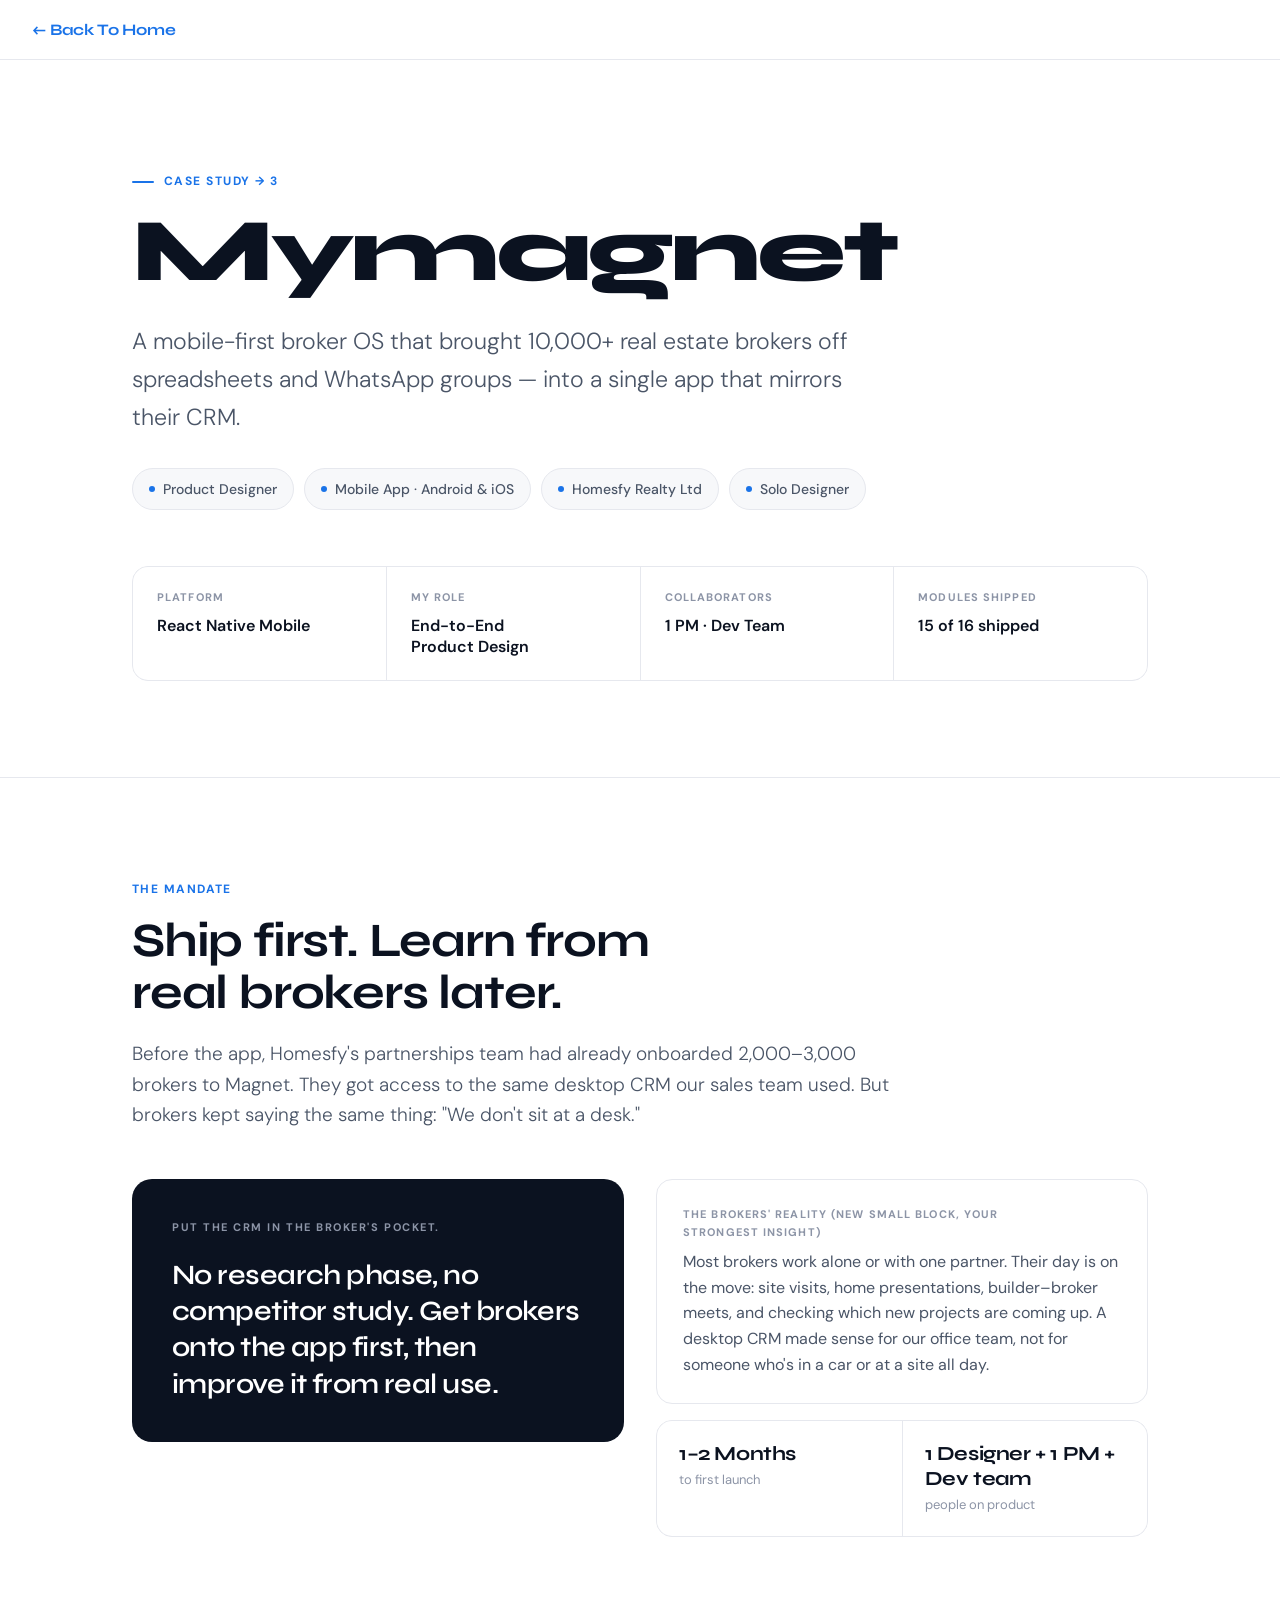
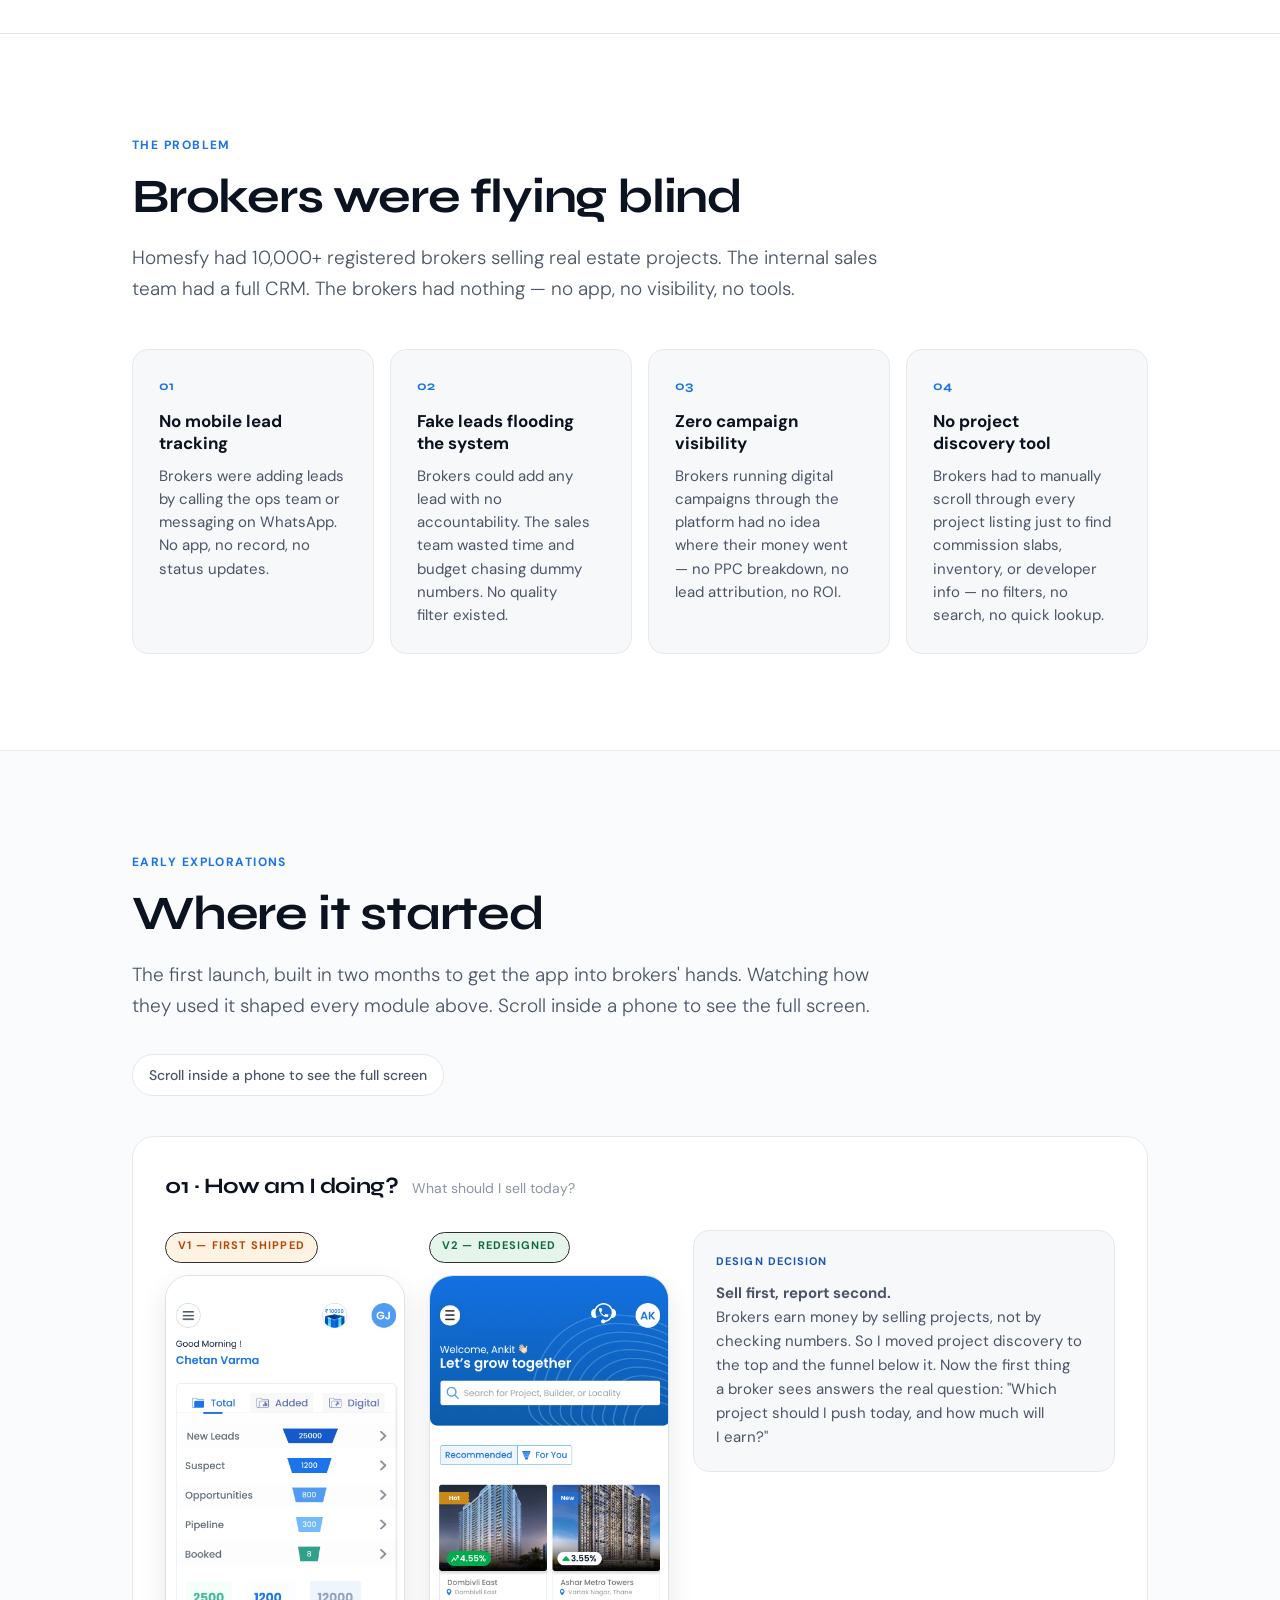
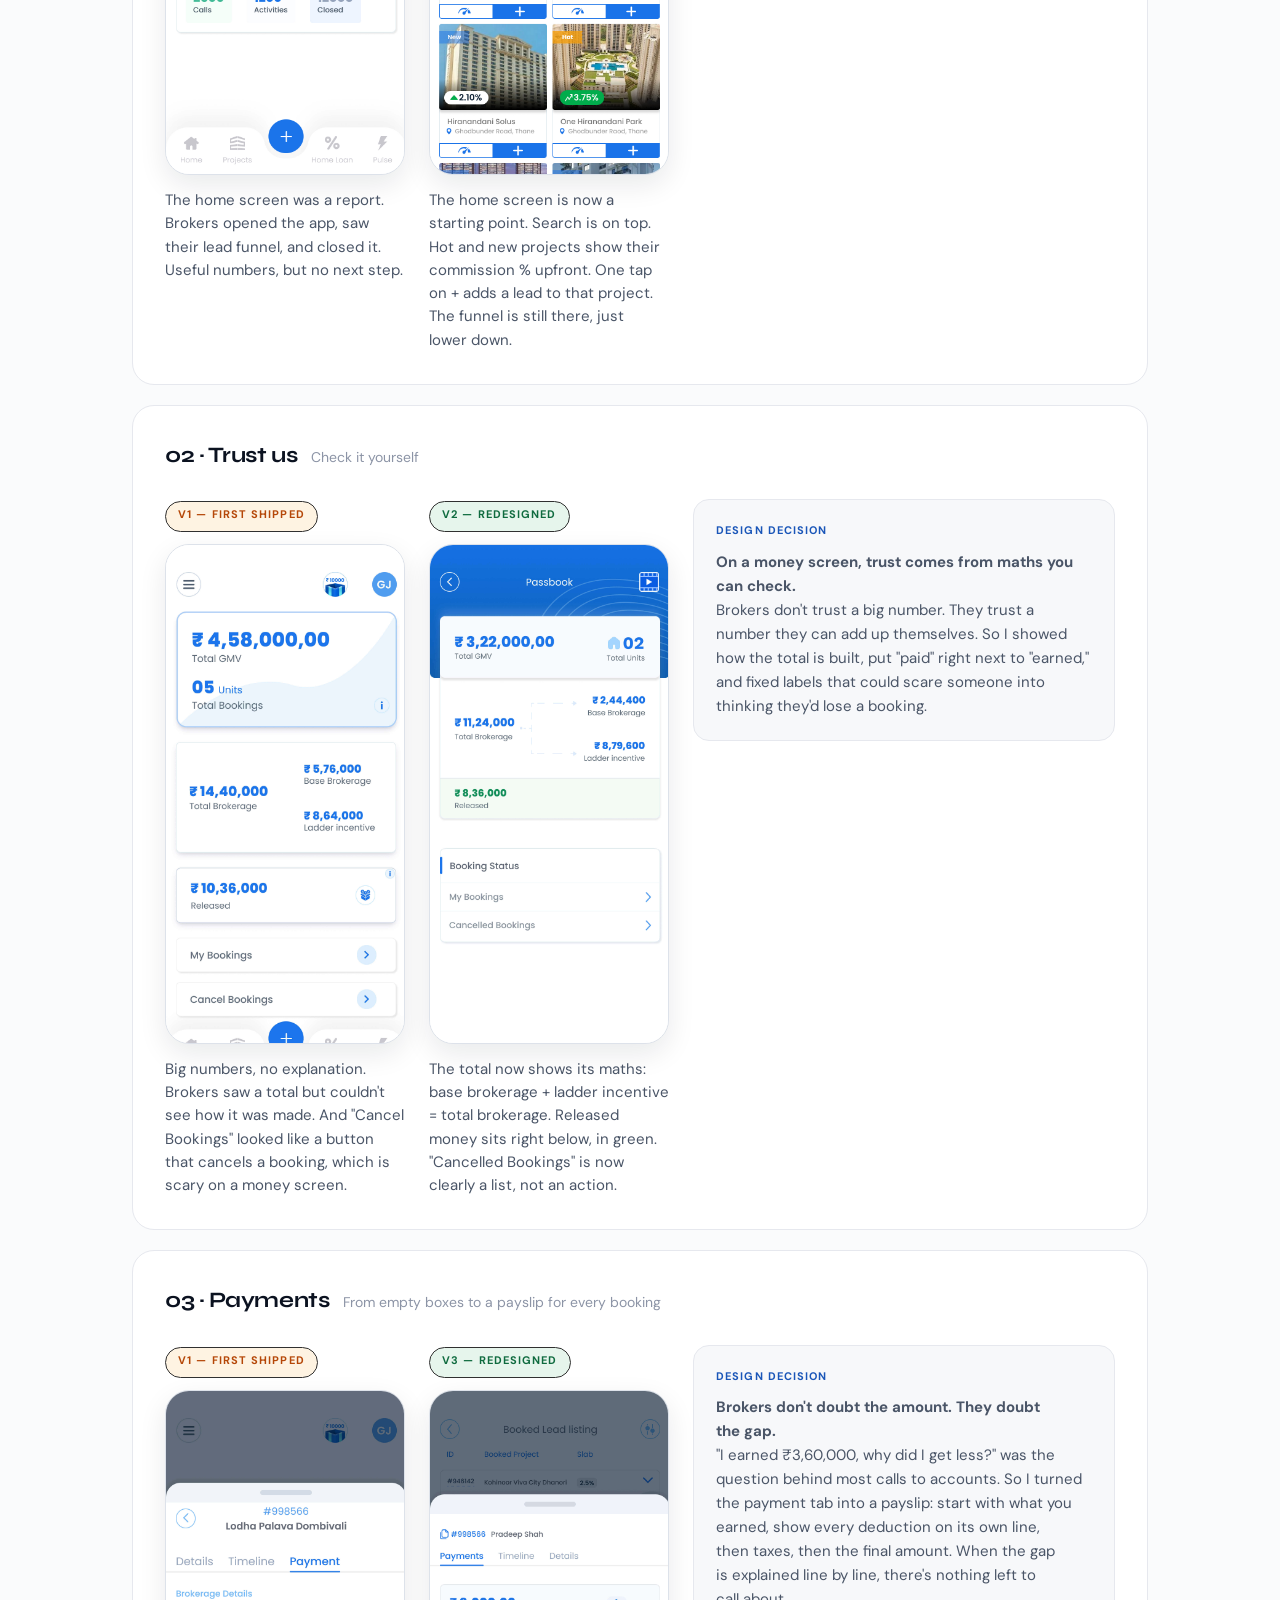
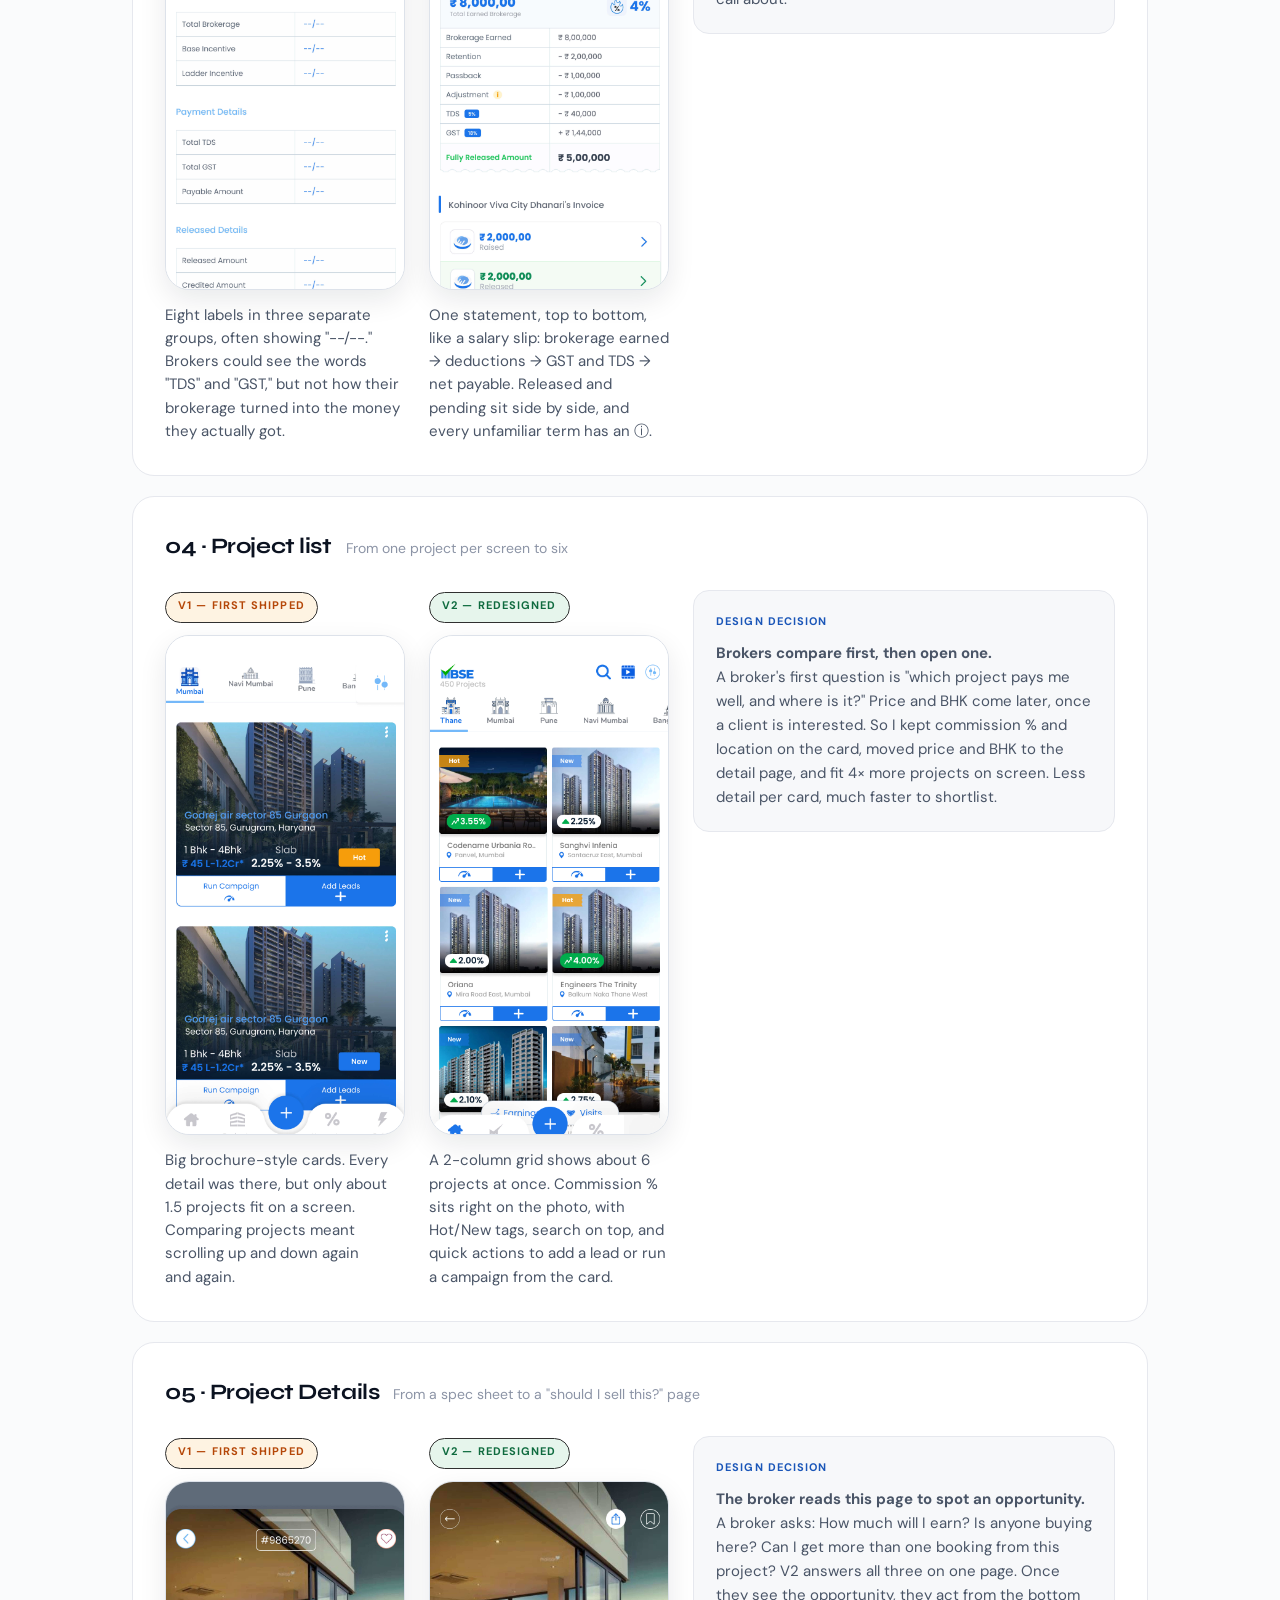
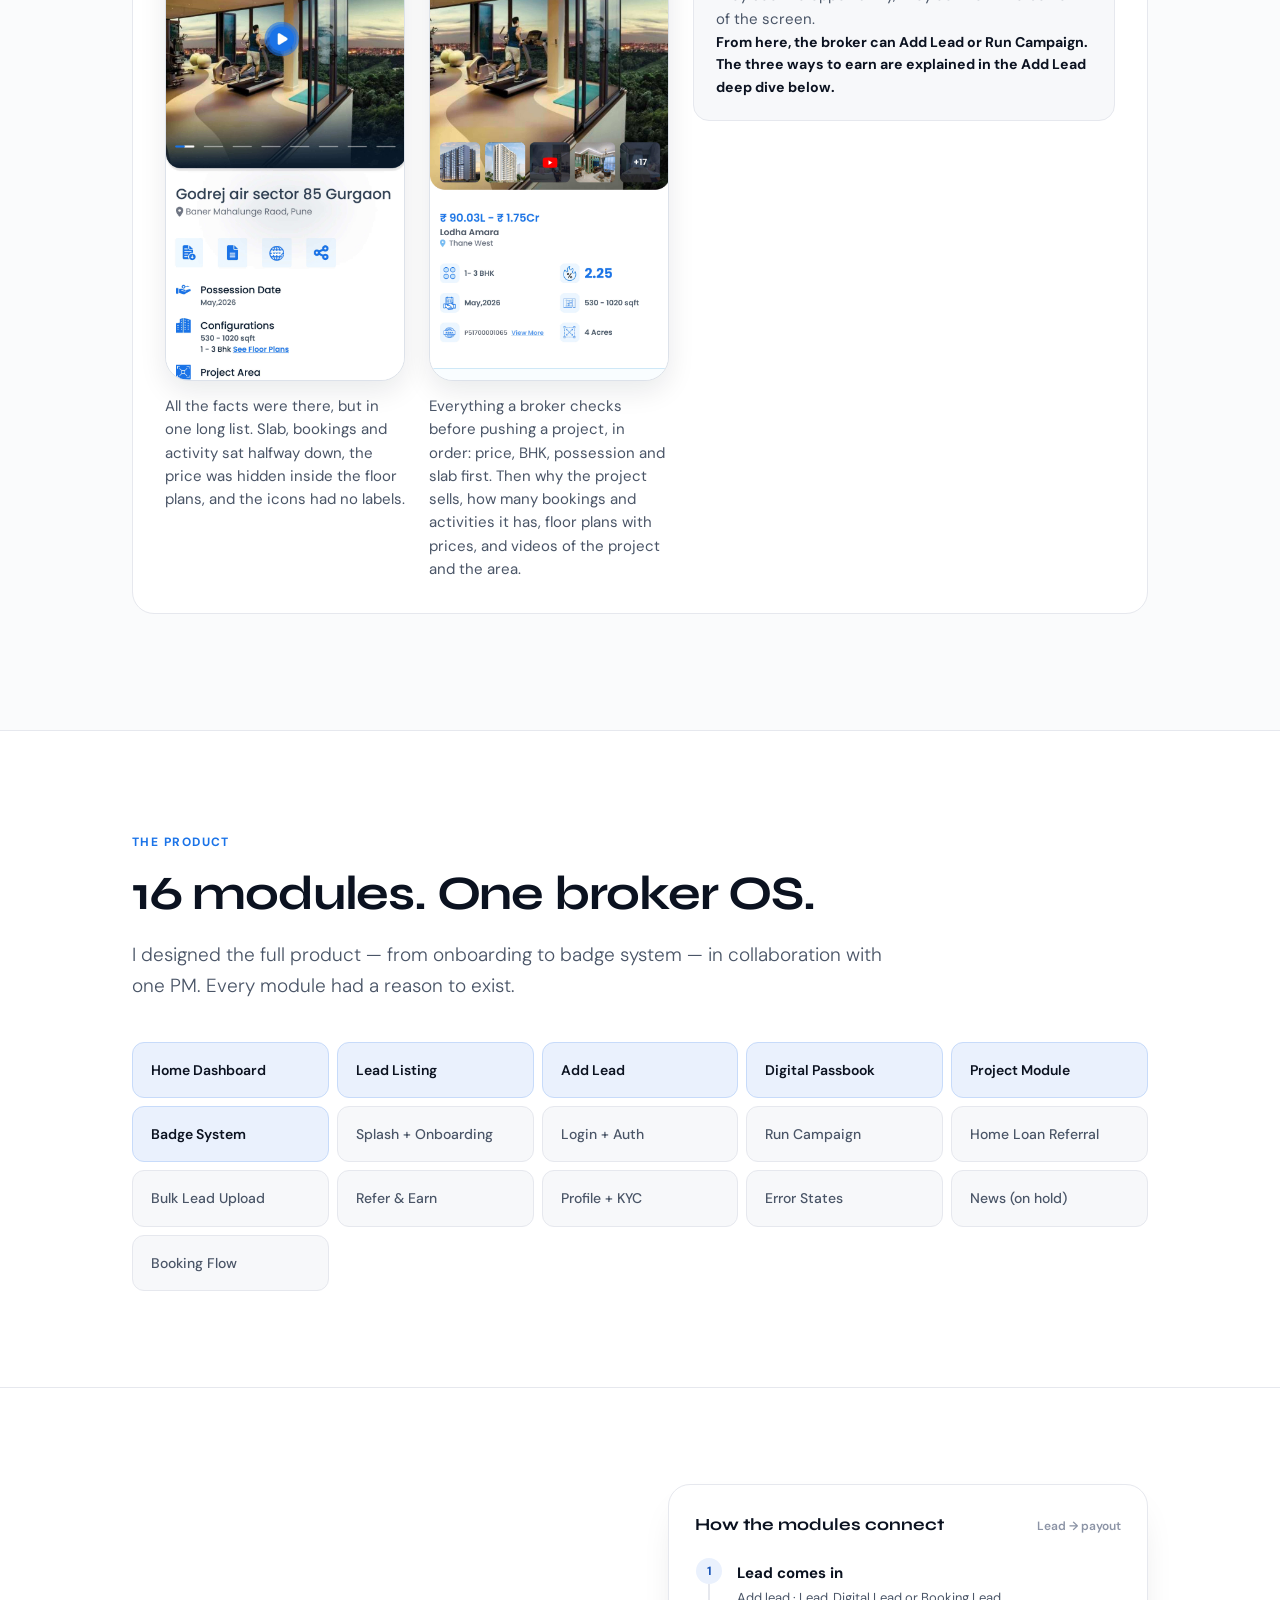
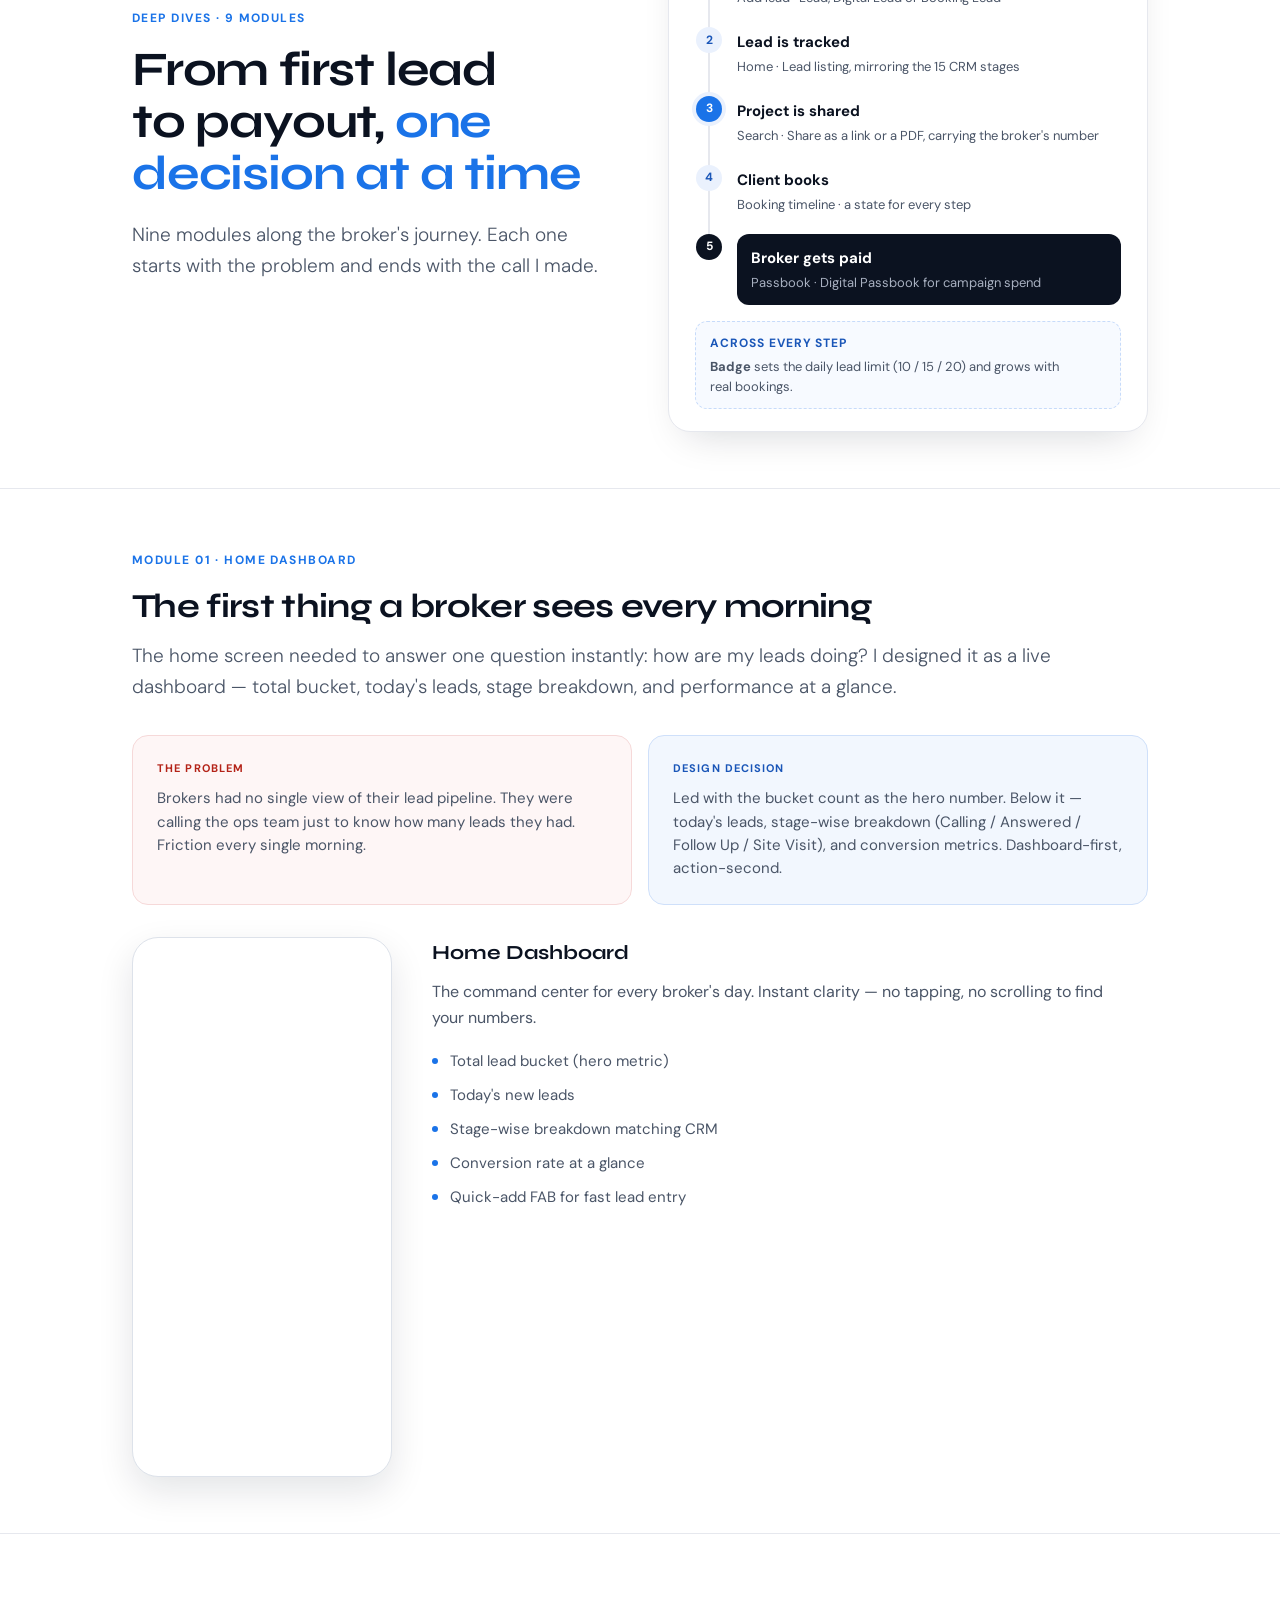
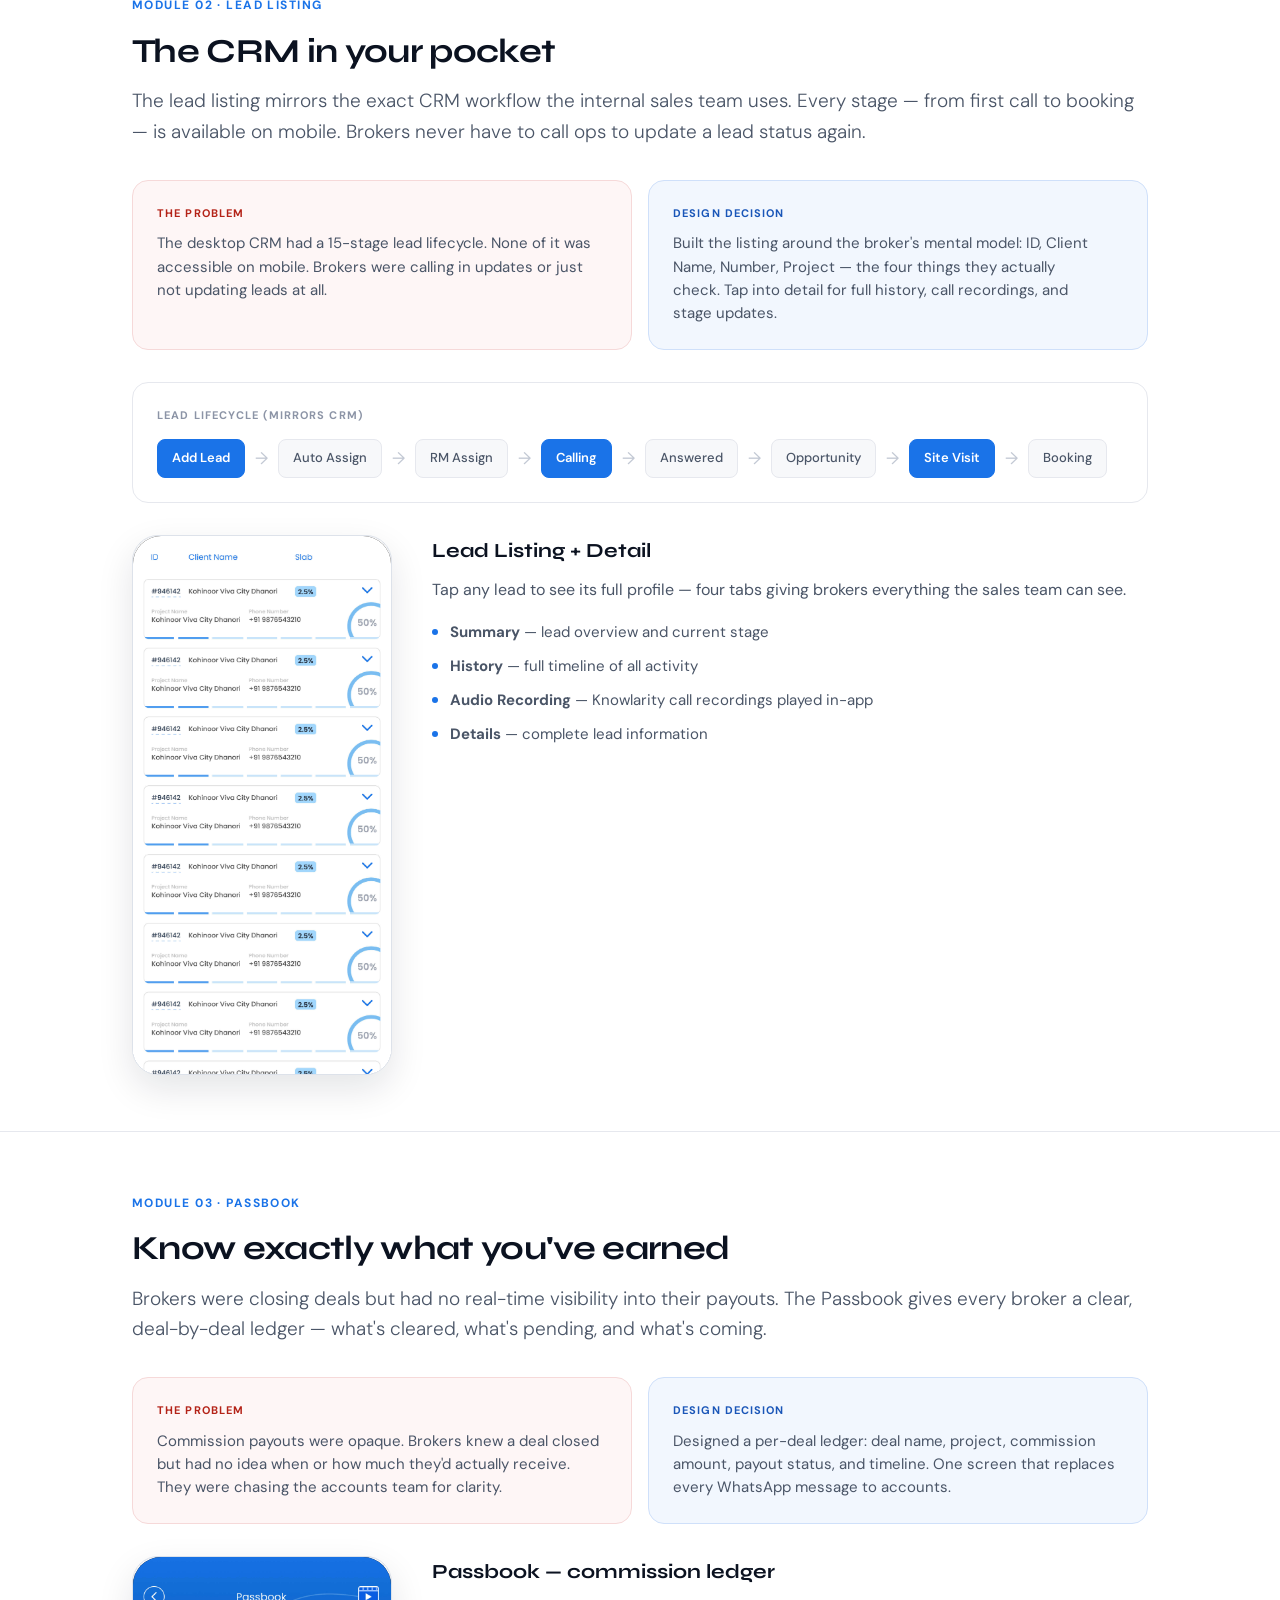
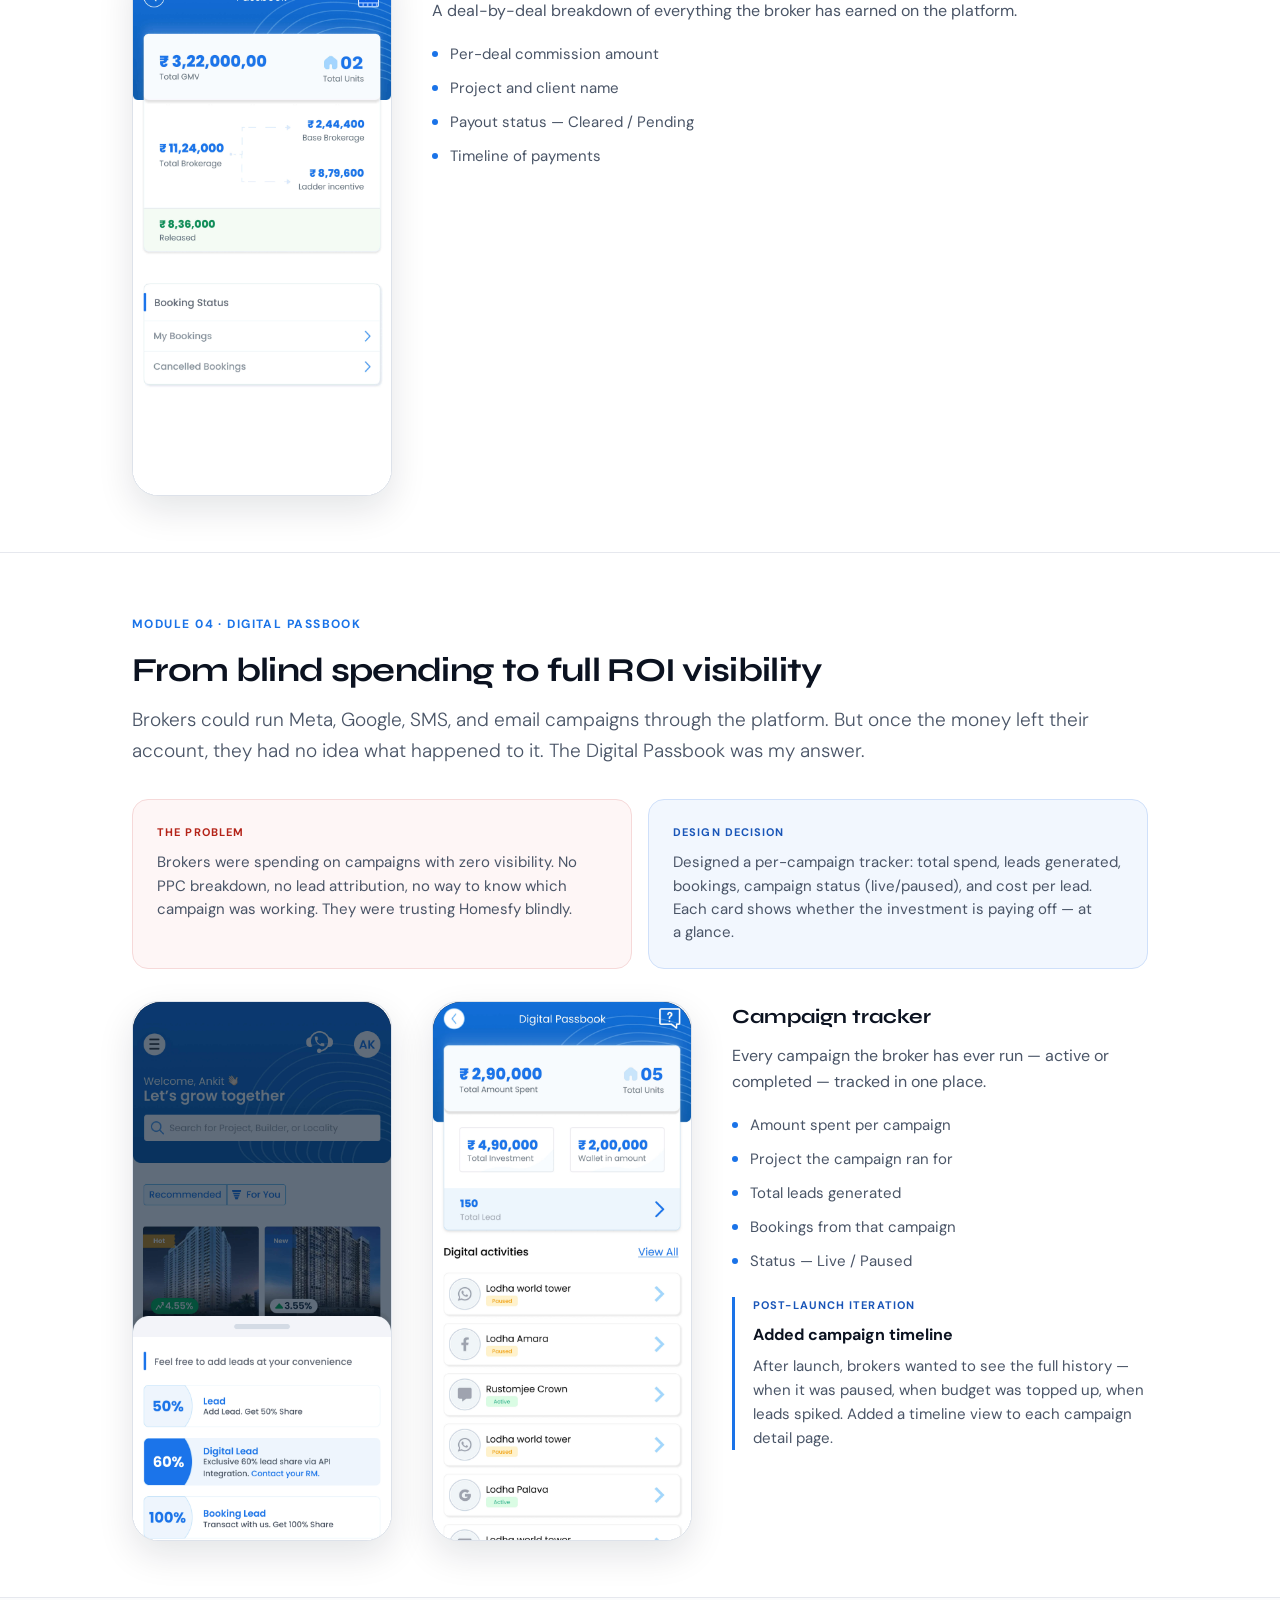
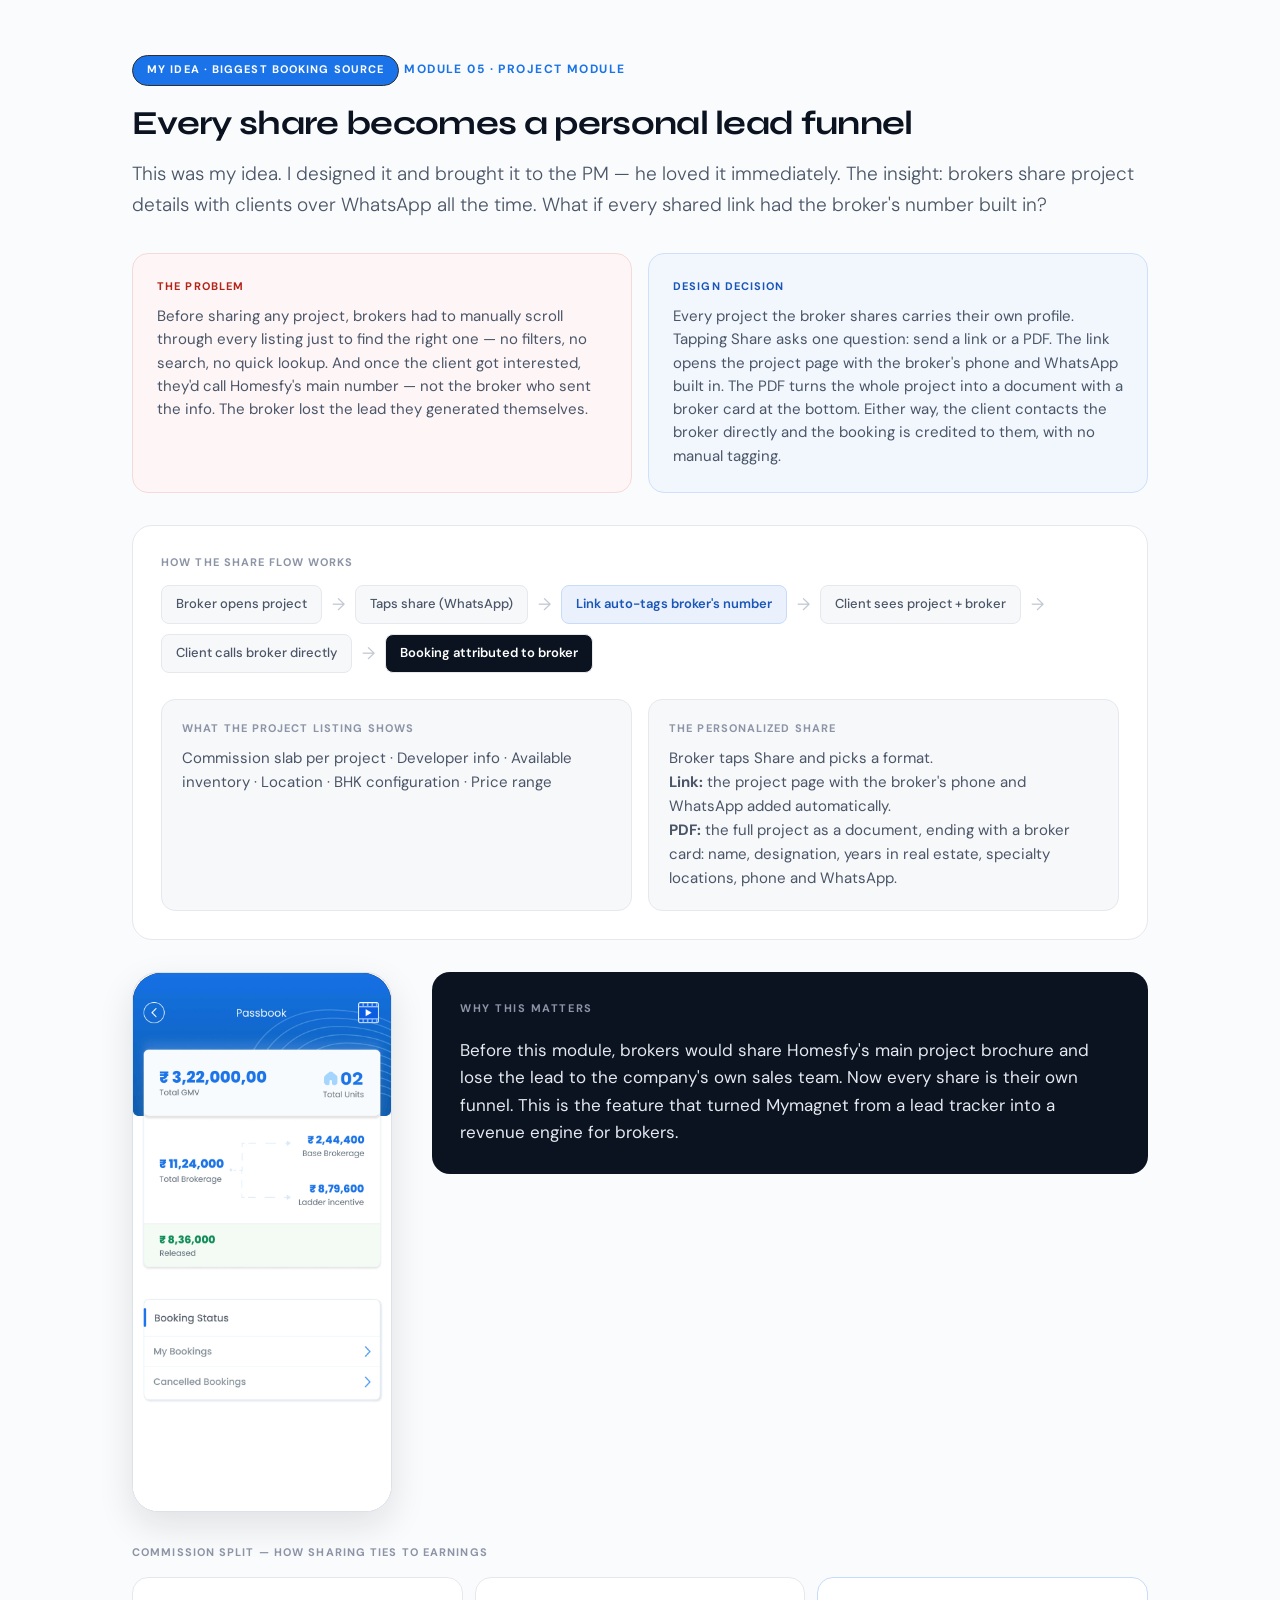
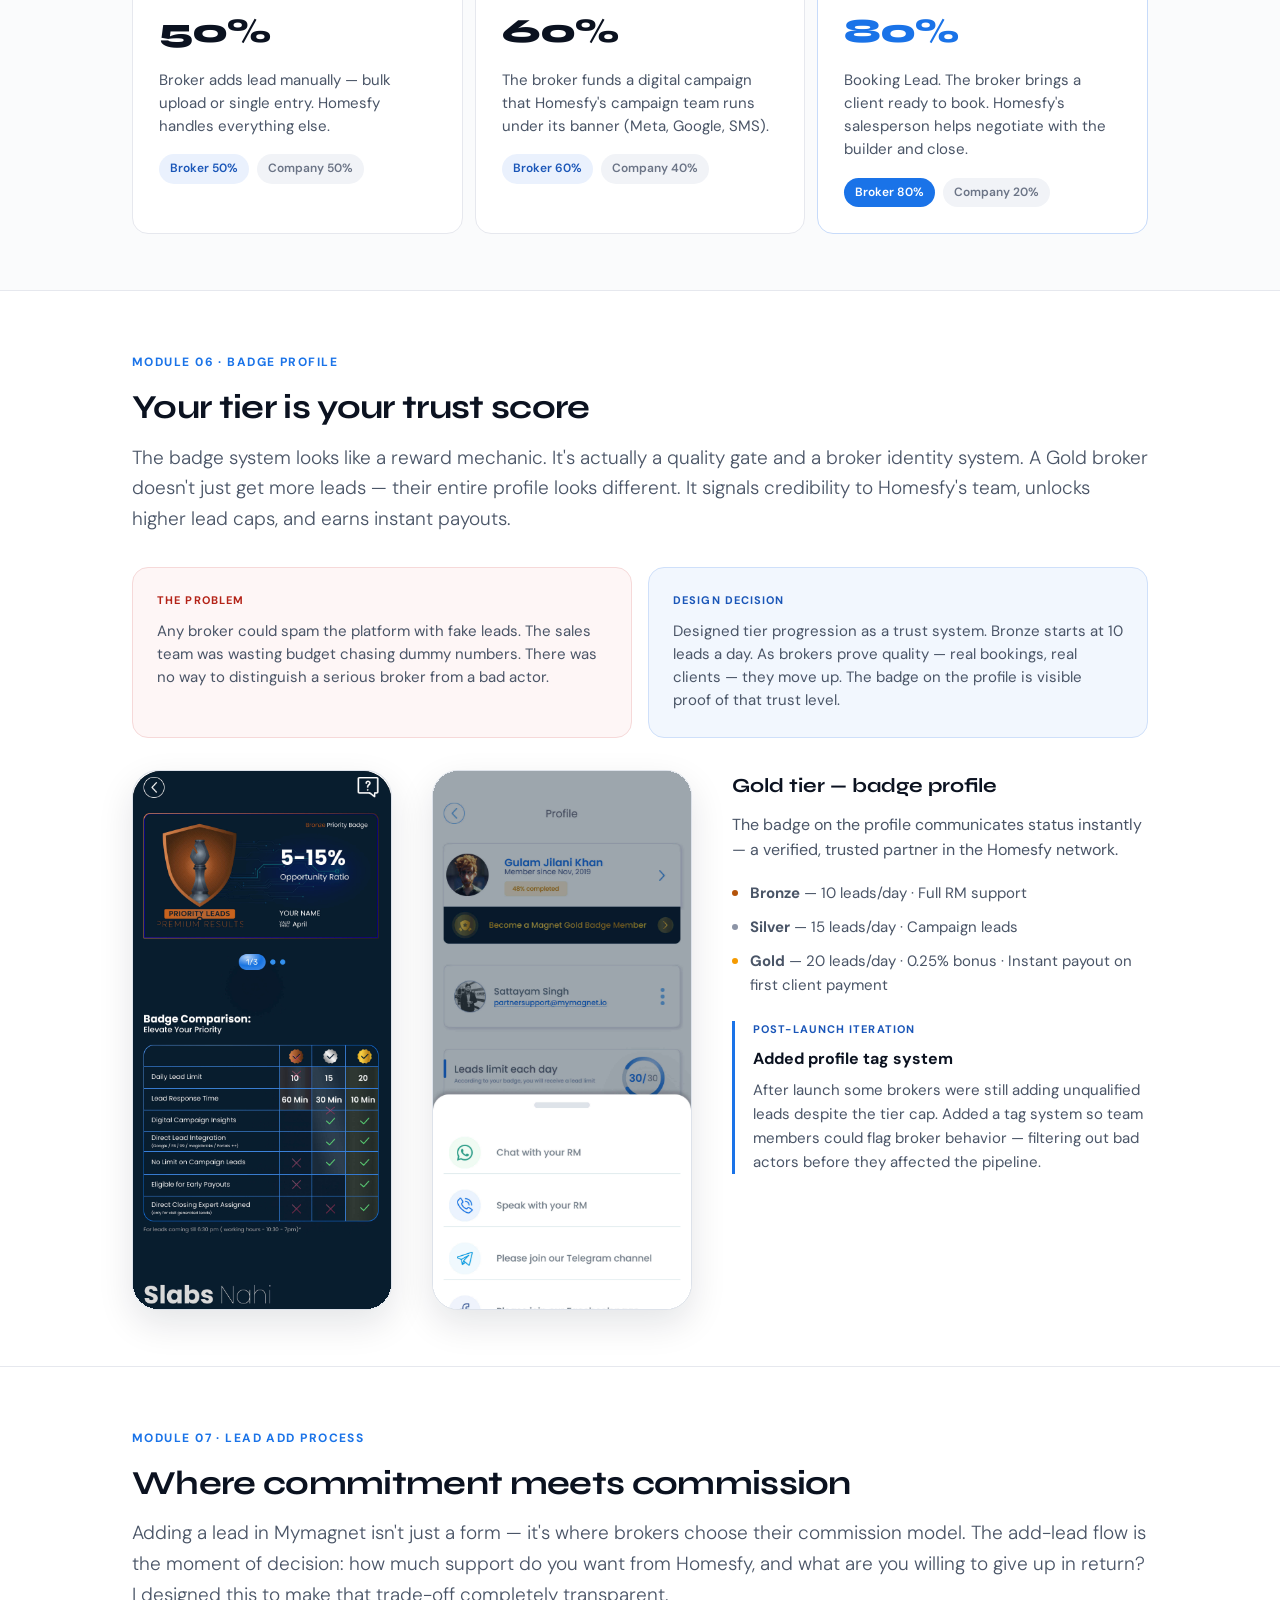
<file: testing.html>
<!DOCTYPE html>
<html lang="en">
<head>
  <meta charset="utf-8">
  <meta name="viewport" content="width=device-width, initial-scale=1, viewport-fit=cover" />
  <title>Gulam Jilani · Product Designer</title>
  <meta name="description" content="Product Designer with 10+ years designing B2B SaaS, B2C and AI-powered experiences across real estate, CRM and sales platforms." />
  <meta name="theme-color" content="#f9f9f9" />
  <meta name="referrer" content="no-referrer">

  <meta property="og:title" content="Gulam Jilani · Product Designer" />
  <meta property="og:description" content="I turn complex business problems into simple, scalable digital products." />
  <meta property="og:type" content="website" />
  <meta property="og:image" content="assets/images/profile.png" />
  <link rel="icon" href="assets/images/logo_header.png" />
  <link rel="stylesheet" href="assets/css/v3.css" />

  <!-- Typography -->
  <link rel="preconnect" href="https://fonts.googleapis.com">
  <link rel="preconnect" href="https://fonts.gstatic.com" crossorigin>
  <link href="https://fonts.googleapis.com/css2?family=DM+Sans:ital,opsz,wght@0,9..40,300..700;1,9..40,300..700&family=Syne:wght@600;700;800&display=swap" rel="stylesheet">

  <style>
    /* ==========================================================================
       1. Reset & Global Variables
       ========================================================================== */
    *, *::before, *::after {
      box-sizing: border-box;
      margin: 0;
      padding: 0;
    }

    :root {
      --accent: #1A73E8;
      --text-main: #0B1220;
      --text-muted: #4A5567;
      --text-light: #8C94A6;
      --bg-surface: #FFFFFF;
      --bg-alt: #F7F8FA;
      --bg-subtle: #FAFBFC;
      --border-color: #E6E8EE;
      --border-dark: #243247;
      --font-display: 'Syne', sans-serif;
      --font-body: 'DM Sans', system-ui, -apple-system, sans-serif;
    }

    body {
      background: var(--bg-surface);
      color: var(--text-main);
      font-family: var(--font-body);
      font-size: 17px;
      line-height: 1.6;
      -webkit-font-smoothing: antialiased;
      text-wrap: pretty;
    }

    a {
      color: var(--accent);
      text-decoration: none;
      transition: color 0.15s ease;
    }

    a:hover {
      color: var(--text-main);
    }

    /* ==========================================================================
       2. Layout Containers
       ========================================================================== */
    .container {
      max-width: 1080px;
      margin: 0 auto;
      padding: 0 32px;
    }

    .container-narrow {
      max-width: 760px;
    }

    .section-divider {
      padding: 96px 0;
      border-bottom: 1px solid var(--border-color);
    }

    .section-divider-top {
      padding: 56px 0;
      border-top: 1px solid var(--border-color);
    }

    .bg-subtle {
      background-color: var(--bg-subtle);
    }

    /* ==========================================================================
       3. Navigation Header
       ========================================================================== */
    .top-nav {
      position: sticky;
      top: 0;
      z-index: 100;
      background: rgba(255, 255, 255, 0.88);
      backdrop-filter: blur(16px);
      -webkit-backdrop-filter: blur(16px);
      border-bottom: 1px solid var(--border-color);
      height: 60px;
      display: flex;
      align-items: center;
      justify-content: space-between;
      padding: 0 32px;
      gap: 24px;
    }

    .nav-logo {
      font-family: var(--font-display);
      font-weight: 700;
      font-size: 16px;
      letter-spacing: -0.01em;
    }

    .nav-links {
      display: flex;
      gap: 26px;
      font-size: 14px;
      font-weight: 500;
    }

    .nav-links a {
      color: var(--text-muted);
    }

    .nav-links a:hover {
      color: var(--text-main);
    }

    /* ==========================================================================
       4. Typography & Headers
       ========================================================================== */
    .eyebrow {
      display: inline-flex;
      align-items: center;
      gap: 10px;
      font-size: 12px;
      font-weight: 700;
      color: var(--accent);
      text-transform: uppercase;
      letter-spacing: 0.12em;
      margin-bottom: 16px;
    }

    .eyebrow-bar {
      width: 22px;
      height: 2px;
      background: var(--accent);
      border-radius: 2px;
    }

    .heading-hero {
      font-family: var(--font-display);
      font-size: clamp(3rem, 7vw, 5.6rem);
      font-weight: 800;
      line-height: 0.98;
      letter-spacing: -0.035em;
      margin-bottom: 28px;
      text-wrap: balance;
    }

    .heading-section {
      font-family: var(--font-display);
      font-size: clamp(2rem, 4vw, 3rem);
      font-weight: 700;
      line-height: 1.08;
      letter-spacing: -0.025em;
      margin-bottom: 20px;
      text-wrap: balance;
    }

    .heading-subsection {
      font-family: var(--font-display);
      font-size: clamp(1.5rem, 3vw, 2.1rem);
      font-weight: 700;
      line-height: 1.15;
      letter-spacing: -0.02em;
      margin-bottom: 16px;
    }

    .lead-text {
      font-size: 19px;
      color: var(--text-muted);
      line-height: 1.62;
      font-weight: 300;
      margin-bottom: 32px;
    }

    .body-text {
      font-size: 16px;
      color: var(--text-muted);
      line-height: 1.6;
    }

    /* ==========================================================================
       5. Badges, Tags & Pills
       ========================================================================== */
    .pill-group {
      display: flex;
      flex-wrap: wrap;
      gap: 10px;
      margin-bottom: 56px;
    }

    .pill {
      display: inline-flex;
      align-items: center;
      gap: 8px;
      padding: 7px 16px;
      background: var(--bg-alt);
      border: 1px solid var(--border-color);
      border-radius: 100px;
      font-size: 14px;
      font-weight: 500;
      color: var(--text-muted);
    }

    .pill-dot {
      width: 6px;
      height: 6px;
      border-radius: 50%;
      background: var(--accent);
    }

    .tag {
      display: inline-block;
      font-size: 11px;
      font-weight: 700;
      text-transform: uppercase;
      letter-spacing: 0.1em;
      border-radius: 100px;
      padding: 4px 12px;
      margin-bottom: 12px;
      white-space: nowrap;
    }

    .tag-warning {
      color: #B54708;
      background: #FEF3E2;
    }

    .tag-success {
      color: #0F6B3F;
      background: #E6F5EC;
    }

    .tag-feature {
      background: var(--accent);
      color: #fff;
      padding: 5px 14px;
      margin-bottom: 18px;
    }

    /* ==========================================================================
       6. Metadata & Stats Grids
       ========================================================================== */
    .grid-meta {
      display: grid;
      grid-template-columns: repeat(auto-fit, minmax(200px, 1fr));
      gap: 1px;
      background: var(--border-color);
      border: 1px solid var(--border-color);
      border-radius: 16px;
      overflow: hidden;
    }

    .grid-meta-cell {
      background: var(--bg-surface);
      padding: 22px 24px;
    }

    .grid-meta-label {
      font-size: 11px;
      font-weight: 700;
      text-transform: uppercase;
      letter-spacing: 0.1em;
      color: var(--text-light);
      margin-bottom: 8px;
    }

    .grid-meta-val {
      font-size: 16px;
      font-weight: 600;
      line-height: 1.35;
    }

    .mandate-grid {
      display: grid;
      grid-template-columns: repeat(auto-fit, minmax(300px, 1fr));
      gap: 32px;
      align-items: start;
    }

    .dark-card {
      background: var(--text-main);
      color: #FFFFFF;
      border-radius: 20px;
      padding: 40px;
    }

    .dark-card-label {
      font-size: 11px;
      font-weight: 700;
      text-transform: uppercase;
      letter-spacing: 0.14em;
      color: var(--text-light);
      margin-bottom: 20px;
    }

    .quote-text {
      font-family: var(--font-display);
      font-size: clamp(1.3rem, 2.4vw, 1.75rem);
      font-weight: 600;
      line-height: 1.3;
      letter-spacing: -0.02em;
    }

    .quote-author {
      margin-top: 24px;
      font-size: 14px;
      color: #A8B0C0;
    }

    .stat-grid {
      display: grid;
      grid-template-columns: repeat(auto-fit, minmax(140px, 1fr));
      gap: 1px;
      background: var(--border-color);
      border: 1px solid var(--border-color);
      border-radius: 16px;
      overflow: hidden;
    }

    .stat-cell {
      background: var(--bg-surface);
      padding: 20px 22px;
    }

    .stat-num {
        font-family: var(--font-display);
        font-size: 20px;
        font-weight: 700;
        letter-spacing: -0.02em;
        line-height: normal;
    }

    .stat-label {
      font-size: 13px;
      color: var(--text-light);
      margin-top: 4px;
    }

    .cards-grid-4 {
      display: grid;
      grid-template-columns: repeat(auto-fit, minmax(200px, 1fr));
      gap: 16px;
    }

    .cards-grid-3 {
      display: grid;
      grid-template-columns: repeat(auto-fit, minmax(300px, 1fr));
      gap: 16px;
    }

    .card {
      background: var(--bg-alt);
      border: 1px solid var(--border-color);
      border-radius: 16px;
      padding: 26px;
    }

    .card-clean {
      background: var(--bg-surface);
    }

    .card-padded {
      padding: 32px;
    }

    .card-num {
      font-family: var(--font-display);
      font-size: 13px;
      font-weight: 700;
      color: var(--accent);
      margin-bottom: 14px;
    }

    .card-title {
      font-size: 17px;
      font-weight: 700;
      line-height: 1.3;
      margin-bottom: 10px;
    }

    .card-desc {
      font-size: 15px;
      color: var(--text-muted);
      line-height: 1.55;
    }

    /* ==========================================================================
       7. Hero Mockups & Evolution Comparisons
       ========================================================================== */
    .hero-mockups {
      margin-top: 72px;
      background: linear-gradient(180deg, #F7F8FA 0%, #EEF2F8 100%);
      border-top: 1px solid var(--border-color);
      border-bottom: 1px solid var(--border-color);
      padding: 56px 32px 0;
      overflow: hidden;
    }

    .mockup-flex {
      display: flex;
      gap: 28px;
      justify-content: center;
      align-items: flex-end;
      flex-wrap: wrap;
    }

    .device-frame {
      border-radius: 26px;
      overflow: hidden;
      background: var(--bg-surface);
      border: 1px solid #DDE2EA;
      box-shadow: 0 14px 36px rgba(11, 18, 32, 0.11);
      flex: none;
    }

    .device-sm { width: 250px; height: 480px; }
    .device-md { width: 260px; height: 540px; }
    .device-lg { width: 290px; height: 560px; box-shadow: 0 26px 64px rgba(11, 18, 32, 0.18); }
    .device-evolution { width: 240px; height: 500px; border-radius: 24px; box-shadow: 0 10px 28px rgba(11, 18, 32, 0.09); }

    .device-scroll {
      width: 100%;
      height: 100%;
      overflow: auto;
      scrollbar-width: none;
    }

    .evolution-card {
      background: var(--bg-surface);
      border: 1px solid var(--border-color);
      border-radius: 22px;
      padding: 32px;
      margin-bottom: 20px;
    }

    .evolution-header {
      display: flex;
      align-items: baseline;
      gap: 14px;
      flex-wrap: wrap;
      margin-bottom: 26px;
    }

    .evolution-title {
      font-family: var(--font-display);
      font-size: 22px;
      font-weight: 700;
      letter-spacing: -0.02em;
    }

    .evolution-subtitle {
      font-size: 14px;
      color: var(--text-light);
    }

    .evolution-wrapper {
      display: flex;
      gap: 24px;
      flex-wrap: wrap;
    }

    .comparison-col {
      width: 240px;
    }

    .evolution-decision-box {
      flex: 1 1 200px;
      min-width: 0;
      background: var(--bg-alt);
      border: 1px solid var(--border-color);
      border-radius: 16px;
      padding: 22px;
      align-self: flex-start;
    }

    /* ==========================================================================
       8. Module Map & Deep Dives
       ========================================================================== */
    .module-map-grid {
      display: grid;
      grid-template-columns: repeat(auto-fit, minmax(180px, 1fr));
      gap: 8px;
    }

    .module-chip {
      padding: 16px 18px;
      border-radius: 12px;
      font-size: 14px;
      font-weight: 500;
      background: var(--bg-alt);
      border: 1px solid var(--border-color);
      color: var(--text-muted);
    }

    .module-chip-active {
      background: #EAF1FD;
      border-color: #C7DBFA;
      color: var(--text-main);
      font-weight: 600;
    }

    .journey-tracker {
      background: var(--bg-surface);
      border: 1px solid var(--border-color);
      border-radius: 22px;
      padding: 26px 26px 22px;
      box-shadow: 0 18px 40px -18px rgba(11, 18, 32, 0.18);
    }

    .journey-row {
      display: grid;
      grid-template-columns: 28px 1fr;
      column-gap: 14px;
    }

    .step-marker {
      width: 26px;
      height: 26px;
      border-radius: 50%;
      background: #EAF1FD;
      color: #1A56B8;
      font-size: 12px;
      font-weight: 700;
      display: flex;
      align-items: center;
      justify-content: center;
      z-index: 1;
    }

    .step-marker-active {
      background: var(--accent);
      color: #fff;
      box-shadow: 0 0 0 4px #EAF1FD;
    }

    .step-marker-final {
      background: #0B1220;
      color: #fff;
    }

    .step-line {
      position: absolute;
      top: 26px;
      bottom: 0;
      width: 2px;
      background: var(--border-color);
    }

    .step-line-full {
      position: absolute;
      top: 0;
      bottom: 0;
      width: 2px;
      background: var(--border-color);
    }

    .decision-row {
      display: grid;
      grid-template-columns: repeat(auto-fit, minmax(280px, 1fr));
      gap: 16px;
      margin-bottom: 32px;
    }

    .box-problem {
      background: #FEF6F6;
      border: 1px solid #F6D9D9;
      border-radius: 16px;
      padding: 24px;
    }

    .box-problem-tag {
      font-size: 11px;
      font-weight: 700;
      text-transform: uppercase;
      letter-spacing: 0.1em;
      color: #B42318;
      margin-bottom: 10px;
    }

    .box-solution {
      background: #F2F7FE;
      border: 1px solid #CFE0FA;
      border-radius: 16px;
      padding: 24px;
    }

    .box-solution-tag {
      font-size: 11px;
      font-weight: 700;
      text-transform: uppercase;
      letter-spacing: 0.1em;
      color: #1A56B8;
      margin-bottom: 10px;
    }

    .module-display {
      display: flex;
      gap: 40px;
      flex-wrap: wrap;
      align-items: flex-start;
      margin-top: 24px;
    }

    .module-info {
      flex: 1 1 320px;
      min-width: 0;
    }

    .feature-list {
      display: grid;
      gap: 10px;
      margin-top: 14px;
    }

    .feature-item {
      display: flex;
      gap: 12px;
      align-items: flex-start;
      font-size: 15px;
      color: var(--text-muted);
    }

    .feature-bullet {
      width: 6px;
      height: 6px;
      border-radius: 50%;
      background: var(--accent);
      margin-top: 9px;
      flex: none;
    }

    /* Process Flows & Data Tables */
    .flow-card {
      border: 1px solid var(--border-color);
      border-radius: 16px;
      padding: 24px;
      margin-bottom: 32px;
    }

    .process-flow {
      display: flex;
      flex-wrap: wrap;
      gap: 10px;
      align-items: center;
      margin-top: 14px;
    }

    .process-step {
      padding: 8px 14px;
      border-radius: 8px;
      font-size: 13px;
      font-weight: 500;
      background: var(--bg-alt);
      border: 1px solid var(--border-color);
      color: var(--text-muted);
    }

    .process-step-active {
      background: var(--accent);
      color: #fff;
      font-weight: 600;
      border-color: var(--accent);
    }

    .process-step-highlight {
      background: #EAF1FD;
      border-color: #C7DBFA;
      color: #1A56B8;
      font-weight: 600;
    }

    .process-step-final {
      background: #0B1220;
      color: #fff;
      font-weight: 600;
    }

    .process-arrow {
      color: #C3C9D4;
    }

    .table-container {
      overflow-x: auto;
      border: 1px solid var(--border-color);
      border-radius: 16px;
      margin-bottom: 32px;
    }

    .data-table {
      width: 100%;
      border-collapse: collapse;
      font-size: 14px;
      min-width: 760px;
    }

    .data-table th {
      text-align: left;
      padding: 14px 18px;
      font-size: 11px;
      font-weight: 700;
      text-transform: uppercase;
      letter-spacing: 0.09em;
      color: var(--text-light);
      background: var(--bg-alt);
      border-bottom: 1px solid var(--border-color);
    }

    .data-table td {
      padding: 16px 18px;
      border-bottom: 1px solid #EFF1F5;
      color: var(--text-muted);
    }

    /* Commission Split Cards */
    .commission-grid {
      display: grid;
      grid-template-columns: repeat(auto-fit, minmax(240px, 1fr));
      gap: 12px;
      margin-top: 16px;
    }

    .commission-percent {
      font-family: var(--font-display);
      font-size: 34px;
      font-weight: 800;
      letter-spacing: -0.03em;
      margin-bottom: 10px;
    }

    .split-chip-group {
      display: flex;
      gap: 8px;
      flex-wrap: wrap;
      margin-top: 16px;
    }

    .split-chip {
      font-size: 12px;
      font-weight: 600;
      padding: 5px 11px;
      border-radius: 100px;
    }

    .split-chip-primary {
      background: #EAF1FD;
      color: #1A56B8;
    }

    .split-chip-accent {
      background: var(--accent);
      color: #ffffff;
    }

    .split-chip-secondary {
      background: #F1F3F7;
      color: #6B7486;
    }

    .border-callout {
      border-left: 3px solid var(--accent);
      padding-left: 18px;
      margin-top: 16px;
    }

    /* ==========================================================================
       9. Footer
       ========================================================================== */
    .footer {
      padding: 56px 32px;
      border-top: 1px solid var(--border-color);
    }

    .footer-content {
      display: flex;
      justify-content: space-between;
      gap: 20px;
      flex-wrap: wrap;
      align-items: center;
    }
    .cs-video{margin:0;display:flex;flex-direction:column;align-items:center;gap:12px}
    .cs-video__frame{position:relative;width:260px;max-width:100%;height:0;padding-top:216.4%;border-radius:28px;overflow:hidden;background:#0C0D10;box-shadow:0 24px 64px rgba(0,0,0,.14),0 2px 8px rgba(0,0,0,.08);-webkit-transform:translateZ(0);transform:translateZ(0)}
    .cs-video__media{position:absolute;top:0;left:0;width:100%;height:100%;display:block;object-fit:cover;background:#0C0D10}
    .cs-video__play{position:absolute;top:50%;left:50%;width:64px;height:64px;margin:-32px 0 0 -32px;border:0;border-radius:50%;background:rgba(255,255,255,.92);color:#0C0D10;box-shadow:0 6px 20px rgba(0,0,0,.25);cursor:pointer;display:flex;align-items:center;justify-content:center;-webkit-tap-highlight-color:transparent}
    .cs-video__play[hidden]{display:none}
    .cs-video__play svg{width:26px;height:26px;margin-left:3px}
    .cs-video.is-error .cs-video__play{display:none}
    .cs-video__caption{max-width:320px;font-size: 12px;line-height:1.55;color:#52536A;text-align:center;padding: 8px;}
    .cs-video__caption strong{color:#0C0D10}
    @media (max-width:680px){.cs-video__frame{width:200px}}
  </style>
</head>

<body>

  <!-- Top Sticky Header -->
  <header class="top-nav">
    <span class="nav-logo"><a href="index.html">← Back To Home</a></span>
    <!-- <nav class="nav-links">
      <a href="#mandate">Mandate</a>
      <a href="#problem">Problem</a>
      <a href="#evolution">Early work</a>
      <a href="#modules">Modules</a>
      <a href="#impact">Impact</a>
    </nav> -->
  </header>

  <!-- Hero Section -->
  <section class="section-divider" style="padding-top: 104px;" data-screen-label="Hero">
    <div class="container">
      <div class="eyebrow">
        <span class="eyebrow-bar"></span>Case Study  → 3
      </div>
      <h1 class="heading-hero">Mymagnet</h1>
      <p class="lead-text" style="max-width: 720px; font-size: clamp(1.15rem, 2.2vw, 1.45rem);">
        A mobile-first broker OS that brought 10,000+ real estate brokers off spreadsheets and WhatsApp groups — into a single app that mirrors their CRM.
      </p>

      <div class="pill-group">
        <span class="pill"><span class="pill-dot"></span>Product Designer</span>
        <span class="pill"><span class="pill-dot"></span>Mobile App · Android &amp; iOS</span>
        <span class="pill"><span class="pill-dot"></span>Homesfy Realty Ltd</span>
        <span class="pill"><span class="pill-dot"></span>Solo Designer</span>
      </div>

      <div class="grid-meta">
        <div class="grid-meta-cell">
          <div class="grid-meta-label">Platform</div>
          <div class="grid-meta-val">React Native Mobile</div>
        </div>
        <div class="grid-meta-cell">
          <div class="grid-meta-label">My Role</div>
          <div class="grid-meta-val">End-to-End Product Design</div>
        </div>
        <div class="grid-meta-cell">
          <div class="grid-meta-label">Collaborators</div>
          <div class="grid-meta-val">1 PM · Dev Team</div>
        </div>
        <div class="grid-meta-cell">
          <div class="grid-meta-label">Modules Shipped</div>
          <div class="grid-meta-val">15 of 16 shipped</div>
        </div>
      </div>
    </div>
  </section>

  <!-- Mandate Section -->
  <section id="mandate" class="section-divider" data-screen-label="Mandate">
    <div class="container">
      <div class="container-narrow" style="margin-bottom: 48px;">
        <div class="eyebrow">The Mandate</div>
        <h2 class="heading-section">Ship first. Learn from real brokers later.</h2>
        <p class="lead-text">
          Before the app, Homesfy's partnerships team had already onboarded 2,000–3,000 brokers to Magnet. They got access to the same desktop CRM our sales team used. But brokers kept saying the same thing: "We don't sit at a desk."
        </p>
      </div>

      <div class="mandate-grid">
        <div class="dark-card">
          <div class="dark-card-label">Put the CRM in the broker's pocket.</div>
          <p class="quote-text">
            No research phase, no competitor study. Get brokers onto the app first, then improve it from real use.
          </p>
          <!-- <div class="quote-author">— My boss, at kickoff</div> -->
        </div>

        <div style="display: grid; gap: 16px;">
          <div class="card card-clean">
            <div class="grid-meta-label">The brokers' reality (new small block, your strongest insight)</div>
            <p class="body-text">
             Most brokers work alone or with one partner. Their day is on the move: site visits, home presentations, builder–broker meets, and checking which new projects are coming up. A desktop CRM made sense for our office team, not for someone who's in a car or at a site all day.
            </p>
          </div>

          <div class="stat-grid">
            <div class="stat-cell">
              <div class="stat-num">1–2 Months</div>
              <div class="stat-label">to first launch</div>
            </div>
            <div class="stat-cell">
              <div class="stat-num">1 Designer + 1 PM + Dev  team</div>
              <div class="stat-label">people on product</div>
            </div>
            <!-- <div class="stat-cell">
              <div class="stat-num">0</div>
              <div class="stat-label">competitor studies</div>
            </div> -->
          </div>
        </div>
      </div>
    </div>
  </section>

  <!-- Problem Section -->
  <section id="problem" class="section-divider" data-screen-label="Problem">
    <div class="container">
      <div class="container-narrow" style="margin-bottom: 44px;">
        <div class="eyebrow">The Problem</div>
        <h2 class="heading-section">Brokers were flying blind</h2>
        <p class="lead-text">
          Homesfy had 10,000+ registered brokers selling real estate projects. The internal sales team had a full CRM. The brokers had nothing — no app, no visibility, no tools.
        </p>
      </div>

      <div class="cards-grid-4">
        <div class="card">
          <div class="card-num">01</div>
          <h3 class="card-title">No mobile lead tracking</h3>
          <p class="card-desc">Brokers were adding leads by calling the ops team or messaging on WhatsApp. No app, no record, no status updates.</p>
        </div>
        <div class="card">
          <div class="card-num">02</div>
          <h3 class="card-title">Fake leads flooding the system</h3>
          <p class="card-desc">Brokers could add any lead with no accountability. The sales team wasted time and budget chasing dummy numbers. No quality filter existed.</p>
        </div>
        <div class="card">
          <div class="card-num">03</div>
          <h3 class="card-title">Zero campaign visibility</h3>
          <p class="card-desc">Brokers running digital campaigns through the platform had no idea where their money went — no PPC breakdown, no lead attribution, no ROI.</p>
        </div>
        <div class="card">
          <div class="card-num">04</div>
          <h3 class="card-title">No project discovery tool</h3>
          <p class="card-desc">Brokers had to manually scroll through every project listing just to find commission slabs, inventory, or developer info — no filters, no search, no quick lookup.</p>
        </div>
      </div>
    </div>
  </section>

  <!-- Evolution Section (Before & After: 01 to 06) -->
  <section id="evolution" class="section-divider bg-subtle" data-screen-label="Before and after">
    <div class="container">
      <div class="container-narrow" style="margin-bottom: 24px;">
        <div class="eyebrow">Early explorations</div>
        <h2 class="heading-section">Where it started</h2>
        <p class="lead-text">
          The first launch, built in two months to get the app into brokers' hands. Watching how they used it shaped every module above. Scroll inside a phone to see the full screen.
        </p>
      </div>
      <div class="pill" style="margin-bottom: 40px; background: #fff;">Scroll inside a phone to see the full screen</div>

      <!-- 01 Home Evolution -->
      <div class="evolution-card">
        <div class="evolution-header">
          <span class="evolution-title">01 · How am I doing?</span>
          <span class="evolution-subtitle">What should I sell today?</span>
        </div>
        <div class="evolution-wrapper">
          <div style="display: flex; gap: 24px; flex-wrap: wrap;">
            <div class="comparison-col">
              <span class="tag tag-warning">V1 — first shipped</span>
              <div class="device-frame device-evolution">
                <div data-lz="p3" class="device-scroll">
                  <div style="zoom: 0.6154; width: 390px;">
                    <x-import component-from-global-scope="OLD_HomeVersion3Projects" from="43d87268-5ee1-481c-bbb1-73bfd88df607#/Components.bundle.js">
                      <img src="../assets/images/HomeVersion.jpg" style="width: 100%;"/>
                    </x-import>
                  </div>
                </div>
              </div>
              <p class="card-desc" style="margin-top: 14px;">
                The home screen was a report. Brokers opened the app, saw their lead funnel, and closed it. Useful numbers, but no next step.
              </p>
            </div>
            <div class="comparison-col">
              <span class="tag tag-success">V2 — redesigned</span>
              <div class="device-frame device-evolution">
                <div data-lz="p4" class="device-scroll">
                  <div style="zoom: 0.6154; width: 390px;">
                    <x-import component-from-global-scope="V3A_HomeVersionFunnel" from="a3349b17-a0c7-427e-9e16-46abadcf0ed2#/Components.bundle.js">
                      <img src="../assets/images/HomeVersion2.jpg" style="width: 100%;"/>
                    </x-import>
                  </div>
                </div>
              </div>
              <p class="card-desc" style="margin-top: 14px;">
                The home screen is now a starting point. Search is on top. Hot and new projects show their commission % upfront. One tap on + adds a lead to that project. The funnel is still there, just lower down.
              </p>
            </div>
          </div>
          <div class="evolution-decision-box">
            <div class="box-solution-tag">Design decision</div>
            <p class="body-text" style="font-size: 15px;">
              <b>Sell first, report second.</b><br>
              Brokers earn money by selling projects, not by checking numbers. So I moved project discovery to the top and the funnel below it. Now the first thing a broker sees answers the real question: "Which project should I push today, and how much will I earn?"
            </p>
          </div>
        </div>
      </div>

      <!-- 02 Passbook Evolution -->
      <div class="evolution-card">
        <div class="evolution-header">
          <span class="evolution-title">02 · Trust us</span>
          <span class="evolution-subtitle">Check it yourself</span>
        </div>
        <div class="evolution-wrapper">
          <div style="display: flex; gap: 24px; flex-wrap: wrap;">
            <div class="comparison-col">
              <span class="tag tag-warning">V1 — first shipped</span>
              <div class="device-frame device-evolution">
                <div data-lz="p5" class="device-scroll">
                  <div style="zoom: 0.6154; width: 390px;">
                    <x-import component-from-global-scope="V3A_HomeVersionFunnel" from="a3349b17-a0c7-427e-9e16-46abadcf0ed2#/Components.bundle.js">
                      <img src="../assets/images/Passbook01.jpg" style="width: 100%;"/>
                    </x-import>
                  </div>
                </div>
              </div>
              <p class="card-desc" style="margin-top: 14px;">
                Big numbers, no explanation. Brokers saw a total but couldn't see how it was made. And "Cancel Bookings" looked like a button that cancels a booking, which is scary on a money screen.
              </p>
            </div>
            <div class="comparison-col">
              <span class="tag tag-success">V2 — redesigned</span>
              <div class="device-frame device-evolution">
                <div data-lz="p6" class="device-scroll">
                  <div style="zoom: 0.6154; width: 390px;">
                    <x-import component-from-global-scope="V3A_HomeVersionFunnel" from="a3349b17-a0c7-427e-9e16-46abadcf0ed2#/Components.bundle.js">
                      <img src="../assets/images/Passbook_without_MRP.jpg" style="width: 100%;"/>
                    </x-import>
                  </div>
                </div>
              </div>
              <p class="card-desc" style="margin-top: 14px;">
                The total now shows its maths: base brokerage + ladder incentive = total brokerage. Released money sits right below, in green. "Cancelled Bookings" is now clearly a list, not an action.
              </p>
            </div>
          </div>
          <div class="evolution-decision-box">
            <div class="box-solution-tag">Design decision</div>
            <p class="body-text" style="font-size: 15px;">
              <b>On a money screen, trust comes from maths you can check.</b><br>
              Brokers don't trust a big number. They trust a number they can add up themselves. So I showed how the total is built, put "paid" right next to "earned," and fixed labels that could scare someone into thinking they'd lose a booking.
            </p>
          </div>
        </div>
      </div>
 <!-- 03 Payments Evolution -->
      <div class="evolution-card">
        <div class="evolution-header">
          <span class="evolution-title">03 · Payments</span>
          <span class="evolution-subtitle">From empty boxes to a payslip for every booking</span>
        </div>
        <div class="evolution-wrapper">
          <div style="display: flex; gap: 24px; flex-wrap: wrap;">
            <div class="comparison-col">
              <span class="tag tag-warning">V1 — first shipped</span>
              <div class="device-frame device-evolution">
                <div data-lz="p13" class="device-scroll">
                  <div style="zoom: 0.6154; width: 390px;">
                     <x-import component-from-global-scope="V3A_HomeVersionFunnel" from="a3349b17-a0c7-427e-9e16-46abadcf0ed2#/Components.bundle.js">
                      <img src="../assets/images/BookingPayments.jpg" style="width: 100%;"/>
                    </x-import>
                  </div>
                </div>
              </div>
              <p class="card-desc" style="margin-top: 14px;">
               Eight labels in three separate groups, often showing "--/--." Brokers could see the words "TDS" and "GST," but not how their brokerage turned into the money they actually got.
              </p>
            </div>
            <div class="comparison-col">
              <span class="tag tag-success">V3 — redesigned</span>
              <div class="device-frame device-evolution">
                <div data-lz="p14" class="device-scroll">
                  <div style="zoom: 0.6154; width: 390px;">
                     <x-import component-from-global-scope="V3A_HomeVersionFunnel" from="a3349b17-a0c7-427e-9e16-46abadcf0ed2#/Components.bundle.js">
                      <img src="../assets/images/PaymentPanel.jpg" style="width: 100%;"/>
                    </x-import>
                  </div>
                </div>
              </div>
              <p class="card-desc" style="margin-top: 14px;">
                One statement, top to bottom, like a salary slip: brokerage earned → deductions → GST and TDS → net payable. Released and pending sit side by side, and every unfamiliar term has an ⓘ.
              </p>
            </div>
          </div>
          <div class="evolution-decision-box">
            <div class="box-solution-tag">Design decision</div>
            <p class="body-text" style="font-size: 15px;">
             <b>Brokers don't doubt the amount. They doubt the gap.</b><br>
              "I earned ₹3,60,000, why did I get less?" was the question behind most calls to accounts. So I turned the payment tab into a payslip: start with what you earned, show every deduction on its own line, then taxes, then the final amount. When the gap is explained line by line, there's nothing left to call about.
            </p>
          </div>
        </div>
      </div>
      <!-- 04 Project List Evolution -->
      <div class="evolution-card">
        <div class="evolution-header">
          <span class="evolution-title">04 · Project list</span>
          <span class="evolution-subtitle">From one project per screen to six</span>
        </div>
        <div class="evolution-wrapper">
          <div style="display: flex; gap: 24px; flex-wrap: wrap;">
            <div class="comparison-col">
              <span class="tag tag-warning">V1 — first shipped</span>
              <div class="device-frame device-evolution">
                <div data-lz="p7" class="device-scroll">
                  <div style="zoom: 0.6154; width: 390px;">
                    <x-import component-from-global-scope="V3A_HomeVersionFunnel" from="a3349b17-a0c7-427e-9e16-46abadcf0ed2#/Components.bundle.js">
                      <img src="../assets/images/TopProjects.jpg" style="width: 100%;"/>
                    </x-import>
                  </div>
                </div>
              </div>
              <p class="card-desc" style="margin-top: 14px;">
                Big brochure-style cards. Every detail was there, but only about 1.5 projects fit on a screen. Comparing projects meant scrolling up and down again and again.
              </p>
            </div>
            <div class="comparison-col">
              <span class="tag tag-success">V2 — redesigned</span>
              <div class="device-frame device-evolution">
                <div data-lz="p8" class="device-scroll">
                  <div style="zoom: 0.6154; width: 390px;">
                    <x-import component-from-global-scope="V3A_HomeVersionFunnel" from="a3349b17-a0c7-427e-9e16-46abadcf0ed2#/Components.bundle.js">
                      <img src="../assets/images/ProjectListAll.jpg" style="width: 100%;"/>
                    </x-import>
                  </div>
                </div>
              </div>
              <p class="card-desc" style="margin-top: 14px;">
                A 2-column grid shows about 6 projects at once. Commission % sits right on the photo, with Hot/New tags, search on top, and quick actions to add a lead or run a campaign from the card.
              </p>
            </div>
          </div>
          <div class="evolution-decision-box">
            <div class="box-solution-tag">Design decision</div>
            <p class="body-text" style="font-size: 15px;">
              <b>Brokers compare first, then open one.</b><br>
              A broker's first question is "which project pays me well, and where is it?" Price and BHK come later, once a client is interested. So I kept commission % and location on the card, moved price and BHK to the detail page, and fit 4× more projects on screen. Less detail per card, much faster to shortlist.
            </p>
          </div>
        </div>
      </div>

      <!-- 05 Project Detaisl -->
      <div class="evolution-card">
        <div class="evolution-header">
          <span class="evolution-title">05 · Project Details</span>
          <span class="evolution-subtitle">From a spec sheet to a "should I sell this?" page</span>
        </div>
        <div class="evolution-wrapper">
          <div style="display: flex; gap: 24px; flex-wrap: wrap;">
            <div class="comparison-col">
              <span class="tag tag-warning">V1 — first shipped</span>
              <div class="device-frame device-evolution">
                <div data-lz="p11" class="device-scroll">
                  <div style="zoom: 0.6154; width: 390px;">
                    <x-import component-from-global-scope="V3A_HomeVersionFunnel" from="a3349b17-a0c7-427e-9e16-46abadcf0ed2#/Components.bundle.js">
                      <img src="../assets/images/Project_Details.jpg" style="width: 100%;"/>
                    </x-import>
                  </div>
                </div>
              </div>
              <p class="card-desc" style="margin-top: 14px;">
                All the facts were there, but in one long list. Slab, bookings and activity sat halfway down, the price was hidden inside the floor plans, and the icons had no labels.
              </p>
            </div>
            <div class="comparison-col">
              <span class="tag tag-success">V2 — redesigned</span>
              <div class="device-frame device-evolution">
                <div data-lz="p12" class="device-scroll">
                  <div style="zoom: 0.6154; width: 390px;">
                    <x-import component-from-global-scope="V3A_HomeVersionFunnel" from="a3349b17-a0c7-427e-9e16-46abadcf0ed2#/Components.bundle.js">
                      <img src="../assets/images/Project_Details02.jpg" style="width: 100%;"/>
                    </x-import>
                  </div>
                </div>
              </div>
              <p class="card-desc" style="margin-top: 14px;">
                Everything a broker checks before pushing a project, in order: price, BHK, possession and slab first. Then why the project sells, how many bookings and activities it has, floor plans with prices, and videos of the project and the area.
              </p>
            </div>
          </div>
          <div class="evolution-decision-box">
            <div class="box-solution-tag">Design decision</div>
            <p class="body-text" style="font-size: 15px;">
             <b>The broker reads this page to spot an opportunity.</b><br>              
             A broker asks: How much will I earn? Is anyone buying here? Can I get more than one booking from this project? V2 answers all three on one page. Once they see the opportunity, they act from the bottom of the screen.
            <br>
              <h5>From here, the broker can Add Lead or Run Campaign. The three ways to earn are explained in the Add Lead deep dive below.</h5>
            </p>
          </div>
        </div>
      </div>

     
    </div>
  </section>

  <!-- 16 Modules Overview -->
  <section id="modules" class="section-divider" data-screen-label="Module map">
    <div class="container">
      <div class="container-narrow" style="margin-bottom: 40px;">
        <div class="eyebrow">The Product</div>
        <h2 class="heading-section">16 modules. One broker OS.</h2>
        <p class="lead-text">
          I designed the full product — from onboarding to badge system — in collaboration with one PM. Every module had a reason to exist.
        </p>
      </div>

      <div class="module-map-grid">
        <div class="module-chip module-chip-active">Home Dashboard</div>
        <div class="module-chip module-chip-active">Lead Listing</div>
        <div class="module-chip module-chip-active">Add Lead</div>
        <div class="module-chip module-chip-active">Digital Passbook</div>
        <div class="module-chip module-chip-active">Project Module</div>
        <div class="module-chip module-chip-active">Badge System</div>
        <div class="module-chip">Splash + Onboarding</div>
        <div class="module-chip">Login + Auth</div>
        <div class="module-chip">Run Campaign</div>
        <div class="module-chip">Home Loan Referral</div>
        <div class="module-chip">Bulk Lead Upload</div>
        <div class="module-chip">Refer &amp; Earn</div>
        <div class="module-chip">Profile + KYC</div>
        <div class="module-chip">Error States</div>
        <div class="module-chip">News (on hold)</div>
        <div class="module-chip">Booking Flow</div>
      </div>
    </div>
  </section>

  <!-- Deep Dives: Intro & Journey Map -->
  <section data-screen-label="Deep dives" style="padding-top: 96px;">
    <div class="container">
      <div style="display: grid; grid-template-columns: repeat(auto-fit, minmax(min(100%, 420px), 1fr)); gap: 56px; align-items: center;">
        <div>
          <div class="eyebrow">Deep Dives · 9 modules</div>
          <h2 class="heading-section">From first lead to payout, <span style="color: var(--accent);">one decision at a time</span></h2>
          <p class="lead-text" style="margin-top: 18px;">Nine modules along the broker's journey. Each one starts with the problem and ends with the call I made.</p>
        </div>

        <div class="journey-tracker">
          <div style="display: flex; justify-content: space-between; align-items: baseline; margin-bottom: 20px;">
            <span style="font-family: var(--font-display); font-size: 17px; font-weight: 700;">How the modules connect</span>
            <span style="font-size: 12px; font-weight: 600; color: var(--text-light);">Lead → payout</span>
          </div>

          <div class="journey-row">
            <span style="position: relative; display: flex; justify-content: center;">
              <span class="step-marker">1</span>
              <span class="step-line"></span>
            </span>
            <div style="padding: 3px 0 18px;">
              <div style="font-size: 15px; font-weight: 700;">Lead comes in</div>
              <div style="font-size: 13px; color: var(--text-muted); margin-top: 3px;">Add lead · Lead, Digital Lead or Booking Lead</div>
            </div>

            <span style="position: relative; display: flex; justify-content: center;">
              <span class="step-line-full"></span>
              <span class="step-marker">2</span>
            </span>
            <div style="padding: 3px 0 18px;">
              <div style="font-size: 15px; font-weight: 700;">Lead is tracked</div>
              <div style="font-size: 13px; color: var(--text-muted); margin-top: 3px;">Home · Lead listing, mirroring the 15 CRM stages</div>
            </div>

            <span style="position: relative; display: flex; justify-content: center;">
              <span class="step-line-full"></span>
              <span class="step-marker step-marker-active">3</span>
            </span>
            <div style="padding: 3px 0 18px;">
              <div style="font-size: 15px; font-weight: 700;">Project is shared</div>
              <div style="font-size: 13px; color: var(--text-muted); margin-top: 3px;">Search · Share as a link or a PDF, carrying the broker's number</div>
            </div>

            <span style="position: relative; display: flex; justify-content: center;">
              <span class="step-line-full"></span>
              <span class="step-marker">4</span>
            </span>
            <div style="padding: 3px 0 18px;">
              <div style="font-size: 15px; font-weight: 700;">Client books</div>
              <div style="font-size: 13px; color: var(--text-muted); margin-top: 3px;">Booking timeline · a state for every step</div>
            </div>

            <span style="position: relative; display: flex; justify-content: center;">
              <span style="position: absolute; top: 0; height: 4px; width: 2px; background: var(--border-color);"></span>
              <span class="step-marker step-marker-final">5</span>
            </span>
            <div class="dark-card" style="padding: 12px 14px; border-radius: 12px;">
              <div style="font-size: 15px; font-weight: 700;">Broker gets paid</div>
              <div style="font-size: 13px; color: #A8B0C0; margin-top: 3px;">Passbook · Digital Passbook for campaign spend</div>
            </div>
          </div>

          <div style="margin-top: 16px; border: 1px dashed #C7DBFA; border-radius: 12px; padding: 12px 14px; background: #F7FAFF;">
            <div style="font-size: 12px; font-weight: 700; text-transform: uppercase; letter-spacing: 0.08em; color: #1A56B8; margin-bottom: 4px;">Across every step</div>
            <div style="font-size: 13px; color: var(--text-muted); line-height: 1.5;"><strong>Badge</strong> sets the daily lead limit (10 / 15 / 20) and grows with real bookings.</div>
          </div>
        </div>
      </div>
    </div>
  </section>

  <!-- Module 01: Home Dashboard -->
  <section data-screen-label="Module 01 Home" class="section-divider-top" style="margin-top: 56px;">
    <div class="container">
      <div class="eyebrow">Module 01 · Home Dashboard</div>
      <h3 class="heading-subsection">The first thing a broker sees every morning</h3>
      <p class="lead-text">The home screen needed to answer one question instantly: how are my leads doing? I designed it as a live dashboard — total bucket, today's leads, stage breakdown, and performance at a glance.</p>
      
      <div class="decision-row">
        <div class="box-problem">
          <div class="box-problem-tag">The problem</div>
          <p class="card-desc">Brokers had no single view of their lead pipeline. They were calling the ops team just to know how many leads they had. Friction every single morning.</p>
        </div>
        <div class="box-solution">
          <div class="box-solution-tag">Design decision</div>
          <p class="card-desc">Led with the bucket count as the hero number. Below it — today's leads, stage-wise breakdown (Calling / Answered / Follow Up / Site Visit), and conversion metrics. Dashboard-first, action-second.</p>
        </div>
      </div>

      <div class="module-display">
        <div class="device-frame device-md">
          <div class="video">
              <iframe src="https://www.youtube-nocookie.com/embed/i2iHYlosLps?autoplay=1&amp;mute=1&amp;loop=1&amp;playlist=i2iHYlosLps&amp;controls=0&amp;playsinline=1&amp;rel=0&amp;modestbranding=1" title="Broker App · Home Screen" allow="autoplay; encrypted-media; picture-in-picture" referrerpolicy="strict-origin-when-cross-origin" loading="lazy" style="position:absolute;top:0;left:0;width:100%;height:100%;border:0;">
            </iframe>
            </div>
        </div>
        <div class="module-info">
          <h4 style="font-family: var(--font-display); font-size: 20px; font-weight: 700; margin-bottom: 10px;">Home Dashboard</h4>
          <p class="body-text" style="margin-bottom: 18px;">The command center for every broker's day. Instant clarity — no tapping, no scrolling to find your numbers.</p>
          <div class="feature-list">
            <div class="feature-item"><span class="feature-bullet"></span>Total lead bucket (hero metric)</div>
            <div class="feature-item"><span class="feature-bullet"></span>Today's new leads</div>
            <div class="feature-item"><span class="feature-bullet"></span>Stage-wise breakdown matching CRM</div>
            <div class="feature-item"><span class="feature-bullet"></span>Conversion rate at a glance</div>
            <div class="feature-item"><span class="feature-bullet"></span>Quick-add FAB for fast lead entry</div>
          </div>
        </div>
      </div>
    </div>
  </section>

  <!-- Module 02: Lead Listing -->
  <section data-screen-label="Module 02 Lead listing" class="section-divider-top">
    <div class="container">
      <div class="eyebrow">Module 02 · Lead Listing</div>
      <h3 class="heading-subsection">The CRM in your pocket</h3>
      <p class="lead-text">The lead listing mirrors the exact CRM workflow the internal sales team uses. Every stage — from first call to booking — is available on mobile. Brokers never have to call ops to update a lead status again.</p>

      <div class="decision-row">
        <div class="box-problem">
          <div class="box-problem-tag">The problem</div>
          <p class="card-desc">The desktop CRM had a 15-stage lead lifecycle. None of it was accessible on mobile. Brokers were calling in updates or just not updating leads at all.</p>
        </div>
        <div class="box-solution">
          <div class="box-solution-tag">Design decision</div>
          <p class="card-desc">Built the listing around the broker's mental model: ID, Client Name, Number, Project — the four things they actually check. Tap into detail for full history, call recordings, and stage updates.</p>
        </div>
      </div>

      <div class="flow-card">
        <div class="grid-meta-label">Lead lifecycle (mirrors CRM)</div>
        <div class="process-flow">
          <span class="process-step process-step-active">Add Lead</span>
          <span class="process-arrow">→</span>
          <span class="process-step">Auto Assign</span>
          <span class="process-arrow">→</span>
          <span class="process-step">RM Assign</span>
          <span class="process-arrow">→</span>
          <span class="process-step process-step-active">Calling</span>
          <span class="process-arrow">→</span>
          <span class="process-step">Answered</span>
          <span class="process-arrow">→</span>
          <span class="process-step">Opportunity</span>
          <span class="process-arrow">→</span>
          <span class="process-step process-step-active">Site Visit</span>
          <span class="process-arrow">→</span>
          <span class="process-step">Booking</span>
        </div>
      </div>

      <div class="module-display">
        <div class="device-frame device-md">
          <div data-lz="p16" class="device-scroll">
            <div class="video">
              <figure class="cs-video" data-cs-video>
                <div class="cs-video__frame">
                  <video class="cs-video__media"
                        muted loop playsinline webkit-playsinline
                        preload="none"
                        poster="../assets/images/LeadListing.jpg"
                        aria-label="Home screen: live projects first, then the lead bucket and stage counts">
                    <source src="../assets/images/VideoMotion/LeadListingMotion.webm" type='video/webm; codecs="vp9"'>
                    <source src="../assets/images/VideoMotion/LeadListingMotion.mp4" type="video/mp4">
                  </video>
                  <button class="cs-video__play" type="button" aria-label="Play animation" hidden>
                    <svg viewBox="0 0 24 24" fill="currentColor" aria-hidden="true"><path d="M8 5.5v13a1 1 0 0 0 1.5.87l11-6.5a1 1 0 0 0 0-1.74l-11-6.5A1 1 0 0 0 8 5.5z"/></svg>
                  </button>
                </div>
                <figcaption class="cs-video__caption">
                  <strong>Lead history:</strong> Every stage change and note, in order, with date and time. The broker sees exactly where the client is without calling the sales team.
                </figcaption>
              </figure>
            </div>
          </div>
        </div>
        <div class="module-info">
          <h4 style="font-family: var(--font-display); font-size: 20px; font-weight: 700; margin-bottom: 10px;">Lead Listing + Detail</h4>
          <p class="body-text" style="margin-bottom: 18px;">Tap any lead to see its full profile — four tabs giving brokers everything the sales team can see.</p>
          <div class="feature-list">
            <div class="feature-item"><span class="feature-bullet"></span><span><strong>Summary</strong> — lead overview and current stage</span></div>
            <div class="feature-item"><span class="feature-bullet"></span><span><strong>History</strong> — full timeline of all activity</span></div>
            <div class="feature-item"><span class="feature-bullet"></span><span><strong>Audio Recording</strong> — Knowlarity call recordings played in-app</span></div>
            <div class="feature-item"><span class="feature-bullet"></span><span><strong>Details</strong> — complete lead information</span></div>
          </div>
        </div>
      </div>
    </div>
  </section>

  <!-- Module 03: Passbook -->
  <section data-screen-label="Module 03 Passbook" class="section-divider-top">
    <div class="container">
      <div class="eyebrow">Module 03 · Passbook</div>
      <h3 class="heading-subsection">Know exactly what you've earned</h3>
      <p class="lead-text">Brokers were closing deals but had no real-time visibility into their payouts. The Passbook gives every broker a clear, deal-by-deal ledger — what's cleared, what's pending, and what's coming.</p>

      <div class="decision-row">
        <div class="box-problem">
          <div class="box-problem-tag">The problem</div>
          <p class="card-desc">Commission payouts were opaque. Brokers knew a deal closed but had no idea when or how much they'd actually receive. They were chasing the accounts team for clarity.</p>
        </div>
        <div class="box-solution">
          <div class="box-solution-tag">Design decision</div>
          <p class="card-desc">Designed a per-deal ledger: deal name, project, commission amount, payout status, and timeline. One screen that replaces every WhatsApp message to accounts.</p>
        </div>
      </div>

      <div class="module-display">
        <div class="device-frame device-md">
          <div data-lz="p17" class="device-scroll">
            <div class="video">
              <figure class="cs-video" data-cs-video>
                <div class="cs-video__frame">
                  <video class="cs-video__media"
                        muted loop playsinline webkit-playsinline
                        preload="none"
                        poster="../assets/images/Passbook_without_MRP.jpg"
                        aria-label="Home screen: live projects first, then the lead bucket and stage counts">
                    <source src="../assets/images/VideoMotion/PassbookBookingsMotion.webm" type='video/webm; codecs="vp9"'>
                    <source src="../assets/images/VideoMotion/PassbookBookingsMotion.mp4" type="video/mp4">
                  </video>
                  <button class="cs-video__play" type="button" aria-label="Play animation" hidden>
                    <svg viewBox="0 0 24 24" fill="currentColor" aria-hidden="true"><path d="M8 5.5v13a1 1 0 0 0 1.5.87l11-6.5a1 1 0 0 0 0-1.74l-11-6.5A1 1 0 0 0 8 5.5z"/></svg>
                  </button>
                </div>
                <figcaption class="cs-video__caption">
                  <strong>Passbook:</strong> The totals count up and the breakdown builds line by line, so the broker sees how the final amount is made.
                </figcaption>
              </figure>
            </div>
          </div>
        </div>
        <div class="module-info">
          <h4 style="font-family: var(--font-display); font-size: 20px; font-weight: 700; margin-bottom: 10px;">Passbook — commission ledger</h4>
          <p class="body-text" style="margin-bottom: 18px;">A deal-by-deal breakdown of everything the broker has earned on the platform.</p>
          <div class="feature-list">
            <div class="feature-item"><span class="feature-bullet"></span>Per-deal commission amount</div>
            <div class="feature-item"><span class="feature-bullet"></span>Project and client name</div>
            <div class="feature-item"><span class="feature-bullet"></span>Payout status — Cleared / Pending</div>
            <div class="feature-item"><span class="feature-bullet"></span>Timeline of payments</div>
          </div>
        </div>
      </div>
    </div>
  </section>

  <!-- Module 04: Digital Passbook -->
  <section data-screen-label="Module 04 Digital Passbook" class="section-divider-top">
    <div class="container">
      <div class="eyebrow">Module 04 · Digital Passbook</div>
      <h3 class="heading-subsection">From blind spending to full ROI visibility</h3>
      <p class="lead-text">Brokers could run Meta, Google, SMS, and email campaigns through the platform. But once the money left their account, they had no idea what happened to it. The Digital Passbook was my answer.</p>

      <div class="decision-row">
        <div class="box-problem">
          <div class="box-problem-tag">The problem</div>
          <p class="card-desc">Brokers were spending on campaigns with zero visibility. No PPC breakdown, no lead attribution, no way to know which campaign was working. They were trusting Homesfy blindly.</p>
        </div>
        <div class="box-solution">
          <div class="box-solution-tag">Design decision</div>
          <p class="card-desc">Designed a per-campaign tracker: total spend, leads generated, bookings, campaign status (live/paused), and cost per lead. Each card shows whether the investment is paying off — at a glance.</p>
        </div>
      </div>

      <div class="module-display">
        <div class="device-frame device-md">
          <div data-lz="p18" class="device-scroll">
            <div class="video">
              <figure class="cs-video" data-cs-video>
                <div class="cs-video__frame">
                  <video class="cs-video__media"
                        muted loop playsinline webkit-playsinline
                        preload="none"
                        poster="../assets/images/AddLeadFormVersion.jpg"
                        aria-label="Home screen: live projects first, then the lead bucket and stage counts">
                    <source src="../assets/images/VideoMotion/RunCampaignMotion.webm" type='video/webm; codecs="vp9"'>
                    <source src="../assets/images/VideoMotion/RunCampaignMotion.mp4" type="video/mp4">
                  </video>
                  <button class="cs-video__play" type="button" aria-label="Play animation" hidden>
                    <svg viewBox="0 0 24 24" fill="currentColor" aria-hidden="true"><path d="M8 5.5v13a1 1 0 0 0 1.5.87l11-6.5a1 1 0 0 0 0-1.74l-11-6.5A1 1 0 0 0 8 5.5z"/></svg>
                  </button>
                </div>
                <figcaption class="cs-video__caption">
                  <strong>Run campaign:</strong> pick a project, pick the campaign type, enter the amount. Three fields, and the Homesfy team takes it from there.
                </figcaption>
              </figure>
            </div>
          </div>
        </div>
        <div class="device-frame device-md">
          <div data-lz="p19" class="device-scroll">
            <div class="video">
              <figure class="cs-video" data-cs-video>
                <div class="cs-video__frame">
                  <video class="cs-video__media"
                        muted loop playsinline webkit-playsinline
                        preload="none"
                        poster="../assets/images/DigitalPassbook.jpg"
                        aria-label="Home screen: live projects first, then the lead bucket and stage counts">
                    <source src="../assets/images/VideoMotion/DigitalPassbookMotion.webm" type='video/webm; codecs="vp9"'>
                    <source src="../assets/images/VideoMotion/DigitalPassbookMotion.mp4" type="video/mp4">
                  </video>
                  <button class="cs-video__play" type="button" aria-label="Play animation" hidden>
                    <svg viewBox="0 0 24 24" fill="currentColor" aria-hidden="true"><path d="M8 5.5v13a1 1 0 0 0 1.5.87l11-6.5a1 1 0 0 0 0-1.74l-11-6.5A1 1 0 0 0 8 5.5z"/></svg>
                  </button>
                </div>
                <figcaption class="cs-video__caption">
                  <strong>Campaign tracker:</strong> spend, leads and bookings for every campaign in one place, so the broker can see if his money is working.
                </figcaption>
              </figure>
            </div>
          </div>
        </div>
        <div class="module-info">
          <h4 style="font-family: var(--font-display); font-size: 20px; font-weight: 700; margin-bottom: 10px;">Campaign tracker</h4>
          <p class="body-text" style="margin-bottom: 18px;">Every campaign the broker has ever run — active or completed — tracked in one place.</p>
          <div class="feature-list" style="margin-bottom: 24px;">
            <div class="feature-item"><span class="feature-bullet"></span>Amount spent per campaign</div>
            <div class="feature-item"><span class="feature-bullet"></span>Project the campaign ran for</div>
            <div class="feature-item"><span class="feature-bullet"></span>Total leads generated</div>
            <div class="feature-item"><span class="feature-bullet"></span>Bookings from that campaign</div>
            <div class="feature-item"><span class="feature-bullet"></span>Status — Live / Paused</div>
          </div>
          <div class="border-callout">
            <div class="box-solution-tag" style="margin-bottom: 8px;">Post-launch iteration</div>
            <h5 style="font-size: 16px; font-weight: 700; margin-bottom: 6px;">Added campaign timeline</h5>
            <p class="body-text" style="font-size: 15px;">After launch, brokers wanted to see the full history — when it was paused, when budget was topped up, when leads spiked. Added a timeline view to each campaign detail page.</p>
          </div>
        </div>
      </div>
    </div>
  </section>

  <!-- Module 05: Project Module -->
  <section data-screen-label="Module 05 Project module" class="section-divider-top bg-subtle">
    <div class="container">
      <span class="tag tag-feature">My idea · Biggest booking source</span>
      <div class="eyebrow">Module 05 · Project Module</div>
      <h3 class="heading-subsection">Every share becomes a personal lead funnel</h3>
      <p class="lead-text">This was my idea. I designed it and brought it to the PM — he loved it immediately. The insight: brokers share project details with clients over WhatsApp all the time. What if every shared link had the broker's number built in?</p>

      <div class="decision-row">
        <div class="box-problem">
          <div class="box-problem-tag">The problem</div>
          <p class="card-desc">Before sharing any project, brokers had to manually scroll through every listing just to find the right one — no filters, no search, no quick lookup. And once the client got interested, they'd call Homesfy's main number — not the broker who sent the info. The broker lost the lead they generated themselves.</p>
        </div>
        <div class="box-solution">
          <div class="box-solution-tag">Design decision</div>
          <p class="card-desc">Every project the broker shares carries their own profile. Tapping Share asks one question: send a link or a PDF. The link opens the project page with the broker's phone and WhatsApp built in. The PDF turns the whole project into a document with a broker card at the bottom. Either way, the client contacts the broker directly and the booking is credited to them, with no manual tagging.</p>
        </div>
      </div>

      <div class="card card-clean" style="border-radius: 20px; padding: 28px; margin-bottom: 32px;">
        <div class="grid-meta-label">How the share flow works</div>
        <div class="process-flow">
          <span class="process-step">Broker opens project</span>
          <span class="process-arrow">→</span>
          <span class="process-step">Taps share (WhatsApp)</span>
          <span class="process-arrow">→</span>
          <span class="process-step process-step-highlight">Link auto-tags broker's number</span>
          <span class="process-arrow">→</span>
          <span class="process-step">Client sees project + broker</span>
          <span class="process-arrow">→</span>
          <span class="process-step">Client calls broker directly</span>
          <span class="process-arrow">→</span>
          <span class="process-step process-step-final">Booking attributed to broker</span>
        </div>
        <div style="display: grid; grid-template-columns: repeat(auto-fit, minmax(260px, 1fr)); gap: 16px; margin-top: 26px;">
          <div class="card" style="border-radius: 14px; padding: 20px;">
            <div class="grid-meta-label">What the project listing shows</div>
            <div class="body-text" style="font-size: 15px;">Commission slab per project · Developer info · Available inventory · Location · BHK configuration · Price range</div>
          </div>
          <div class="card" style="border-radius: 14px; padding: 20px;">
            <div class="grid-meta-label">The personalized share</div>
            <div class="body-text" style="font-size: 15px;">Broker taps Share and picks a format.<br><strong>Link:</strong> the project page with the broker's phone and WhatsApp added automatically.<br><strong>PDF:</strong> the full project as a document, ending with a broker card: name, designation, years in real estate, specialty locations, phone and WhatsApp.</div>
          </div>
        </div>
      </div>

      <div class="module-display" style="margin-bottom: 32px;">
        <div class="device-frame device-md">
          <div data-lz="p20" class="device-scroll">
            <div class="video">
              <figure class="cs-video" data-cs-video>
                <div class="cs-video__frame">
                  <video class="cs-video__media"
                        muted loop playsinline webkit-playsinline
                        preload="none"
                        poster="../assets/images/Passbook_without_MRP.jpg"
                        aria-label="Home screen: live projects first, then the lead bucket and stage counts">
                    <source src="../assets/images/VideoMotion/ProjectDetailsMotion.webm" type='video/webm; codecs="vp9"'>
                    <source src="../assets/images/VideoMotion/ProjectDetailsMotion.mp4" type="video/mp4">
                  </video>
                  <button class="cs-video__play" type="button" aria-label="Play animation" hidden>
                    <svg viewBox="0 0 24 24" fill="currentColor" aria-hidden="true"><path d="M8 5.5v13a1 1 0 0 0 1.5.87l11-6.5a1 1 0 0 0 0-1.74l-11-6.5A1 1 0 0 0 8 5.5z"/></svg>
                  </button>
                </div>
                <figcaption class="cs-video__caption">
                  <strong>Project details:</strong> the broker scrolls through floor plans, prices and the project tour, then acts right from the page with Run Campaign or Add Lead.
                </figcaption>
              </figure>
            </div>
          </div>
        </div>
        <div class="module-info dark-card" style="border-radius: 18px; padding: 28px;">
          <div class="dark-card-label">Why this matters</div>
          <p class="body-text" style="font-size: 17px; color: #E4E8EF;">Before this module, brokers would share Homesfy's main project brochure and lose the lead to the company's own sales team. Now every share is their own funnel. This is the feature that turned Mymagnet from a lead tracker into a revenue engine for brokers.</p>
        </div>
      </div>

      <div class="grid-meta-label">Commission split — how sharing ties to earnings</div>
      <div class="commission-grid">
        <div class="card card-clean">
          <div class="commission-percent">50%</div>
          <p class="card-desc" style="margin-bottom: 16px;">Broker adds lead manually — bulk upload or single entry. Homesfy handles everything else.</p>
          <div class="split-chip-group"><span class="split-chip split-chip-primary">Broker 50%</span><span class="split-chip split-chip-secondary">Company 50%</span></div>
        </div>
        <div class="card card-clean">
          <div class="commission-percent">60%</div>
          <p class="card-desc" style="margin-bottom: 16px;">The broker funds a digital campaign that Homesfy's campaign team runs under its banner (Meta, Google, SMS).</p>
          <div class="split-chip-group"><span class="split-chip split-chip-primary">Broker 60%</span><span class="split-chip split-chip-secondary">Company 40%</span></div>
        </div>
        <div class="card card-clean" style="border-color: #C7DBFA;">
          <div class="commission-percent" style="color: var(--accent);">80%</div>
          <p class="card-desc" style="margin-bottom: 16px;">Booking Lead. The broker brings a client ready to book. Homesfy's salesperson helps negotiate with the builder and close.</p>
          <div class="split-chip-group"><span class="split-chip split-chip-accent">Broker 80%</span><span class="split-chip split-chip-secondary">Company 20%</span></div>
        </div>
      </div>
    </div>
  </section>

  <!-- Module 06: Badge Profile -->
  <section data-screen-label="Module 06 Badge" class="section-divider-top">
    <div class="container">
      <div class="eyebrow">Module 06 · Badge Profile</div>
      <h3 class="heading-subsection">Your tier is your trust score</h3>
      <p class="lead-text">The badge system looks like a reward mechanic. It's actually a quality gate and a broker identity system. A Gold broker doesn't just get more leads — their entire profile looks different. It signals credibility to Homesfy's team, unlocks higher lead caps, and earns instant payouts.</p>

      <div class="decision-row">
        <div class="box-problem">
          <div class="box-problem-tag">The problem</div>
          <p class="card-desc">Any broker could spam the platform with fake leads. The sales team was wasting budget chasing dummy numbers. There was no way to distinguish a serious broker from a bad actor.</p>
        </div>
        <div class="box-solution">
          <div class="box-solution-tag">Design decision</div>
          <p class="card-desc">Designed tier progression as a trust system. Bronze starts at 10 leads a day. As brokers prove quality — real bookings, real clients — they move up. The badge on the profile is visible proof of that trust level.</p>
        </div>
      </div>

      <div class="module-display">
        <div class="device-frame device-md">
          <div data-lz="p21" class="device-scroll">
            <div class="video">
              <figure class="cs-video" data-cs-video>
                <div class="cs-video__frame">
                  <video class="cs-video__media"
                        muted loop playsinline webkit-playsinline
                        preload="none"
                        poster="../assets/images/NormalUser.jpg"
                        aria-label="Home screen: live projects first, then the lead bucket and stage counts">
                    <source src="../assets/images/VideoMotion/BadgeMotion.webm" type='video/webm; codecs="vp9"'>
                    <source src="../assets/images/VideoMotion/BadgeMotion.mp4" type="video/mp4">
                  </video>
                  <button class="cs-video__play" type="button" aria-label="Play animation" hidden>
                    <svg viewBox="0 0 24 24" fill="currentColor" aria-hidden="true"><path d="M8 5.5v13a1 1 0 0 0 1.5.87l11-6.5a1 1 0 0 0 0-1.74l-11-6.5A1 1 0 0 0 8 5.5z"/></svg>
                  </button>
                </div>
                <figcaption class="cs-video__caption">
                  <strong>Badge:</strong> Bronze, Silver or Gold. The badge sets how many leads a broker can add each day (10, 15 or 20) and how fast Homesfy's team responds to them.
                </figcaption>
              </figure>
            </div>
          </div>
        </div>
        <div class="device-frame device-md">
          <div data-lz="p22" class="device-scroll">
            <div style="zoom: 0.6667; width: 100%;">
              <img src="../assets/images/Profile.jpg" style="width: 100%;"/>
            </div>
          </div>
        </div>
        <div class="module-info">
          <h4 style="font-family: var(--font-display); font-size: 20px; font-weight: 700; margin-bottom: 10px;">Gold tier — badge profile</h4>
          <p class="body-text" style="margin-bottom: 18px;">The badge on the profile communicates status instantly — a verified, trusted partner in the Homesfy network.</p>
          <div class="feature-list" style="margin-bottom: 24px;">
            <div class="feature-item"><span class="feature-bullet" style="background: #B45309;"></span><span><strong>Bronze</strong> — 10 leads/day · Full RM support</span></div>
            <div class="feature-item"><span class="feature-bullet" style="background: var(--text-light);"></span><span><strong>Silver</strong> — 15 leads/day · Campaign leads</span></div>
            <div class="feature-item"><span class="feature-bullet" style="background: #F59A00;"></span><span><strong>Gold</strong> — 20 leads/day · 0.25% bonus · Instant payout on first client payment</span></div>
          </div>
          <div class="border-callout">
            <div class="box-solution-tag" style="margin-bottom: 8px;">Post-launch iteration</div>
            <h5 style="font-size: 16px; font-weight: 700; margin-bottom: 6px;">Added profile tag system</h5>
            <p class="body-text" style="font-size: 15px;">After launch some brokers were still adding unqualified leads despite the tier cap. Added a tag system so team members could flag broker behavior — filtering out bad actors before they affected the pipeline.</p>
          </div>
        </div>
      </div>
    </div>
  </section>

  <!-- Module 07: Lead Add Process -->
  <section data-screen-label="Module 07 Add lead" class="section-divider-top">
    <div class="container">
      <div class="eyebrow">Module 07 · Lead Add Process</div>
      <h3 class="heading-subsection">Where commitment meets commission</h3>
      <p class="lead-text">Adding a lead in Mymagnet isn't just a form — it's where brokers choose their commission model. The add-lead flow is the moment of decision: how much support do you want from Homesfy, and what are you willing to give up in return? I designed this to make that trade-off completely transparent.</p>

      <div class="decision-row">
        <div class="box-problem">
          <div class="box-problem-tag">The problem</div>
          <p class="card-desc">Three commission models, each with a different broker-effort trade-off. Brokers didn't understand why their split was what it was — or what they'd have to do differently to earn more.</p>
        </div>
        <div class="box-solution">
          <div class="box-solution-tag">Design decision</div>
          <p class="card-desc">Built the lead-type selection into the add-lead flow itself. Brokers choose the lead type before submitting — they see the trade-off (commission vs support) at the exact moment of decision.</p>
        </div>
      </div>

      <div class="table-container">
        <table class="data-table">
          <thead>
            <tr>
              <th>Lead type</th>
              <th>How leads come in</th>
              <th>Broker invests</th>
              <th>Booking split</th>
              <th>Daily cap</th>
            </tr>
          </thead>
          <tbody>
            <tr>
              <td style="font-weight: 700; color: #B45309; white-space: nowrap;">Lead · 50%</td>
              <td>Adds leads manually, by bulk upload or single entry. Homesfy's RM takes over the calling, follow-up, site visits and closing.</td>
              <td>Time to add the lead</td>
              <td><strong>50%</strong> broker · 50% company</td>
              <td style="white-space: nowrap;">5 leads/day</td>
            </tr>
            <tr>
              <td style="font-weight: 700; color: #6B7486; white-space: nowrap;">Digital Lead · 60%</td>
              <td>Funds a digital campaign under Homesfy's banner (Meta, Google, SMS). Homesfy's PPC and Facebook campaign managers run it.</td>
              <td>Campaign budget</td>
              <td><strong>60%</strong> broker · 40% company</td>
              <td style="white-space: nowrap;">25 leads/day</td>
            </tr>
            <tr style="background: var(--bg-subtle);">
              <td style="font-weight: 700; color: #B8860B; white-space: nowrap;">Booking Lead · 80%</td>
              <td>Brings a client who is ready to book, and adds the client's name and documents. Homesfy's salesperson joins the meeting and negotiates the price with the builder.</td>
              <td>An existing client</td>
              <td><strong>80%</strong> broker · 20% company</td>
              <td style="white-space: nowrap;">100 leads/day</td>
            </tr>
          </tbody>
        </table>
      </div>

      <div class="module-display">
        <div class="device-frame device-md">
          <div data-lz="p23" class="device-scroll">
             <div class="video">
              <figure class="cs-video" data-cs-video>
                <div class="cs-video__frame">
                  <video class="cs-video__media"
                        muted loop playsinline webkit-playsinline
                        preload="none"
                        poster="../assets/images/AddLeadFormVersion.jpg"
                        aria-label="Home screen: live projects first, then the lead bucket and stage counts">
                    <source src="../assets/images/VideoMotion/LeadForm80Motion.webm" type='video/webm; codecs="vp9"'>
                    <source src="../assets/images/VideoMotion/LeadForm80Motion.mp4" type="video/mp4">
                  </video>
                  <button class="cs-video__play" type="button" aria-label="Play animation" hidden>
                    <svg viewBox="0 0 24 24" fill="currentColor" aria-hidden="true"><path d="M8 5.5v13a1 1 0 0 0 1.5.87l11-6.5a1 1 0 0 0 0-1.74l-11-6.5A1 1 0 0 0 8 5.5z"/></svg>
                  </button>
                </div>
                <figcaption class="cs-video__caption">
                  <strong>Add Lead:</strong> the broker picks how he wants to work: 50% for a bulk lead, 60% for a digital campaign, or 80% for his own booking client. The share is shown before he submits.
                </figcaption>
              </figure>
            </div>
          </div>
        </div>
        <div class="module-info">
          <h4 style="font-family: var(--font-display); font-size: 20px; font-weight: 700; margin-bottom: 10px;">Add lead · plan selection</h4>
          <p class="body-text" style="margin-bottom: 16px;">The sheet is the model picker itself. Three options, each stating the share and what the broker has to do to earn it:</p>
          <div class="feature-list" style="margin-bottom: 20px;">
            <div class="feature-item"><strong style="font-family: var(--font-display); font-size: 18px; color: var(--accent); flex: none; width: 52px;">50%</strong><span><strong>Lead</strong> — add the lead, get 50% share</span></div>
            <div class="feature-item"><strong style="font-family: var(--font-display); font-size: 18px; color: var(--accent); flex: none; width: 52px;">60%</strong><span><strong>Digital Lead</strong> — fund a campaign run by Homesfy's campaign team, get 60% share</span></div>
            <div class="feature-item"><strong style="font-family: var(--font-display); font-size: 18px; color: var(--accent); flex: none; width: 52px;">80%</strong><span><strong>Booking Lead</strong> — bring a client ready to book, get 80% share</span></div>
          </div>
          <div class="card" style="border-radius: 16px; padding: 22px;">
            <div class="grid-meta-label">Quality gate</div>
            <p class="body-text" style="font-size: 15px;">The badge system handles the fake lead problem separately. Bronze brokers get 10 leads a day, which is not enough volume to abuse the system. Gold brokers have proven quality, so they get the higher cap of 20.</p>
          </div>
        </div>
      </div>
    </div>
  </section>

  <!-- Module 08: Search & Filters -->
  <section data-screen-label="Module 08 Search" class="section-divider-top">
    <div class="container">
      <div class="eyebrow">Module 08 · Search &amp; Filters</div>
      <h3 class="heading-subsection">Finding a project while the client is still on the call</h3>
      <p class="lead-text">Brokers look projects up under time pressure — a client asks about a locality, and the answer has to arrive in seconds. Search had to work from a half-remembered builder name, a locality, or nothing at all.</p>

      <div class="decision-row">
        <div class="box-problem">
          <div class="box-problem-tag">The problem</div>
          <p class="card-desc">The only way to find a project was to scroll the full list. No search, no filters, and no way to narrow down by builder, location or configuration.</p>
        </div>
        <div class="box-solution">
          <div class="box-solution-tag">Design decision</div>
          <p class="card-desc">Search opens with trending projects and recent locations, so an empty query is still useful. Typing narrows across project, builder and locality at once, and filters persist so a broker can work a shortlist across several calls.</p>
        </div>
      </div>

      <div class="module-display">
        <div class="device-frame device-md">
          <div data-lz="p24" class="device-scroll">
            <div class="video">
              <figure class="cs-video" data-cs-video>
                <div class="cs-video__frame">
                  <video class="cs-video__media"
                        muted loop playsinline webkit-playsinline
                        preload="none"
                        poster="../assets/images/SearchVersion.jpg"
                        aria-label="Home screen: live projects first, then the lead bucket and stage counts">
                    <source src="../assets/images/VideoMotion/SearchFlow.webm" type='video/webm; codecs="vp9"'>
                    <source src="../assets/images/VideoMotion/SearchFlow.mp4" type="video/mp4">
                  </video>
                  <button class="cs-video__play" type="button" aria-label="Play animation" hidden>
                    <svg viewBox="0 0 24 24" fill="currentColor" aria-hidden="true"><path d="M8 5.5v13a1 1 0 0 0 1.5.87l11-6.5a1 1 0 0 0 0-1.74l-11-6.5A1 1 0 0 0 8 5.5z"/></svg>
                  </button>
                </div>
                <figcaption class="cs-video__caption">
                  <strong>Search:</strong> trending projects show before the broker types. He can search by project, builder or area, and find the right project in seconds while the client is still on the call.
                </figcaption>
              </figure>
            </div>
          </div>
        </div>
        <div class="module-info">
          <h4 style="font-family: var(--font-display); font-size: 20px; font-weight: 700; margin-bottom: 10px;">Search · trending and typed states</h4>
          <div class="feature-list">
            <div class="feature-item"><span class="feature-bullet"></span>Trending projects shown before any query</div>
            <div class="feature-item"><span class="feature-bullet"></span>Results match project, builder and locality</div>
            <div class="feature-item"><span class="feature-bullet"></span>Builder and location filters applied as chips</div>
            <div class="feature-item"><span class="feature-bullet"></span>Dedicated no-results state that suggests a next step</div>
          </div>
        </div>
      </div>
    </div>
  </section>

  <!-- Module 09: Booking Timeline -->
  <section data-screen-label="Module 09 Booking timeline" class="section-divider-top">
    <div class="container">
      <div class="eyebrow">Module 09 · Booking Timeline</div>
      <h3 class="heading-subsection">Where a deal actually is, without asking anyone</h3>
      <p class="lead-text">A booking is not one event. Between agreement and payout sit registration, bank disbursement, invoice and release — each with its own delay, and each a reason for a broker to call the office.</p>

      <div class="decision-row">
        <div class="box-problem">
          <div class="box-problem-tag">The problem</div>
          <p class="card-desc">Once a lead converted, the broker lost sight of it. Status updates came by phone call, and cancellations often reached the broker last.</p>
        </div>
        <div class="box-solution">
          <div class="box-solution-tag">Design decision</div>
          <p class="card-desc">Modelled the booking as a vertical timeline with a state per step — done, in progress, blocked, cancelled. The broker can see which step is holding the payout and who owns it, which removed most status calls to the ops team.</p>
        </div>
      </div>

      <div class="module-display">
        <div class="device-frame device-md">
          <div data-lz="p25" class="device-scroll">
            <div class="video">
              <figure class="cs-video" data-cs-video>
                <div class="cs-video__frame">
                  <video class="cs-video__media"
                        muted loop playsinline webkit-playsinline
                        preload="none"
                        poster="../assets/images/SearchVersion.jpg"
                        aria-label="Home screen: live projects first, then the lead bucket and stage counts">
                    <source src="../assets/images/VideoMotion/BookingTimelineMotion.webm" type='video/webm; codecs="vp9"'>
                    <source src="../assets/images/VideoMotion/BookingTimelineMotion.mp4" type="video/mp4">
                  </video>
                  <button class="cs-video__play" type="button" aria-label="Play animation" hidden>
                    <svg viewBox="0 0 24 24" fill="currentColor" aria-hidden="true"><path d="M8 5.5v13a1 1 0 0 0 1.5.87l11-6.5a1 1 0 0 0 0-1.74l-11-6.5A1 1 0 0 0 8 5.5z"/></svg>
                  </button>
                </div>
                <figcaption class="cs-video__caption">
                  <strong>Booking timeline:</strong> every step from booking to payout, with the amount on the step that holds it. The broker sees where his money is stuck without calling accounts.
                </figcaption>
              </figure>
            </div>
          </div>
        </div>
        <div class="module-info">
          <h4 style="font-family: var(--font-display); font-size: 20px; font-weight: 700; margin-bottom: 10px;">Booking timeline</h4>
          <div class="feature-list">
            <div class="feature-item"><span class="feature-bullet"></span>Step-by-step progress from booking to payout</div>
            <div class="feature-item"><span class="feature-bullet"></span>Amounts attached to the step that produced them</div>
            <div class="feature-item"><span class="feature-bullet"></span>Distinct cancelled state, designed rather than bolted on</div>
            <div class="feature-item"><span class="feature-bullet"></span>Eight timeline variants covering every real booking path</div>
          </div>
        </div>
      </div>
    </div>
  </section>

  <!-- Module 10: Login & Onboarding -->
  <section data-screen-label="Module 10 Login" class="section-divider-top">
    <div class="container">
      <div class="eyebrow">Module 10 · Login &amp; Onboarding</div>
      <h3 class="heading-subsection">One number, no password</h3>
      <p class="lead-text">The broker's phone number is already their identity in the business — it is what clients call and what the CRM keys on. Making it the login removed the only credential anyone needed to remember.</p>

      <div class="decision-row">
        <div class="box-problem">
          <div class="box-problem-tag">The problem</div>
          <p class="card-desc">The audience ranges from digitally fluent agencies to one-person brokerages who rarely install apps. Any friction at the first screen costs an activation.</p>
        </div>
        <div class="box-solution">
          <div class="box-solution-tag">Design decision</div>
          <p class="card-desc">Phone plus OTP, with every field state designed — default, focus, filled, error, disabled — so a mistyped digit explains itself instead of failing silently. KYC comes later, once the broker has already seen value.</p>
        </div>
      </div>

      <div class="module-display">
        <div class="device-frame device-md">
          <div data-lz="p26" class="device-scroll">
            <div class="video">
              <figure class="cs-video" data-cs-video>
                <div class="cs-video__frame">
                  <video class="cs-video__media"
                        muted loop playsinline webkit-playsinline
                        preload="none"
                        poster="../assets/images/Passbook_without_MRP.jpg"
                        aria-label="Home screen: live projects first, then the lead bucket and stage counts">
                    <source src="../assets/images/VideoMotion/LoginOTPMotion.webm" type='video/webm; codecs="vp9"'>
                    <source src="../assets/images/VideoMotion/LoginOTPMotion.mp4" type="video/mp4">
                  </video>
                  <button class="cs-video__play" type="button" aria-label="Play animation" hidden>
                    <svg viewBox="0 0 24 24" fill="currentColor" aria-hidden="true"><path d="M8 5.5v13a1 1 0 0 0 1.5.87l11-6.5a1 1 0 0 0 0-1.74l-11-6.5A1 1 0 0 0 8 5.5z"/></svg>
                  </button>
                </div>
                <figcaption class="cs-video__caption">
                  <strong>OTP login:</strong> phone number and a one-time code. No password to forget. KYC comes later, after the broker has seen what the app can do.
                </figcaption>
              </figure>
            </div>
          </div>
        </div>
        <div class="module-info">
          <h4 style="font-family: var(--font-display); font-size: 20px; font-weight: 700; margin-bottom: 10px;">OTP login</h4>
          <div class="feature-list">
            <div class="feature-item"><span class="feature-bullet"></span>Phone number as the single identifier</div>
            <div class="feature-item"><span class="feature-bullet"></span>Full input state set: default, hover, focus, error, disabled</div>
            <div class="feature-item"><span class="feature-bullet"></span>KYC deferred until after first value</div>
            <div class="feature-item"><span class="feature-bullet"></span>Verification hard-blocks payouts, not exploration</div>
          </div>
        </div>
      </div>
    </div>
  </section>

  <!-- All Other Shipped Modules -->
  <section data-screen-label="All modules" class="section-divider-top bg-subtle" style="padding: 96px 0;">
    <div class="container">
      <div class="container-narrow" style="margin-bottom: 40px;">
        <div class="eyebrow">All Modules</div>
        <h2 class="heading-section">Everything else that shipped</h2>
      </div>

      <div class="cards-grid-3">
        <div class="card card-clean" style="border-radius: 18px;">
          <div class="eyebrow" style="margin-bottom: 12px;">Run Campaign</div>
          <p class="card-desc">Broker self-funds lead generation. Picks a project, sets a budget, chooses channel (Meta / Google / SMS / Email). Simple form — wireframed with PM. The passbook tracks results.</p>
        </div>
        <div class="card card-clean" style="border-radius: 18px;">
          <div class="eyebrow" style="margin-bottom: 12px;">Home Loan Referral</div>
          <p class="card-desc">Broker adds a client's name and number. If the home loan goes through, broker earns 2%. Minimal friction — maximum incentive to cross-sell.</p>
        </div>
        <div class="card card-clean" style="border-radius: 18px;">
          <div class="eyebrow" style="margin-bottom: 12px;">Bulk Lead Upload</div>
          <p class="card-desc">For brokers with 100+ leads. Download our Excel template (Name / Number / Project / Location), fill it, upload it. One shot instead of 100 manual entries.</p>
        </div>
        <div class="card card-clean" style="border-radius: 18px;">
          <div class="eyebrow" style="margin-bottom: 12px;">Refer &amp; Earn</div>
          <p class="card-desc">Refer 1 broker who books → ₹5,000. Refer multiple → ₹10,000 cash + ₹10,000 in digital campaign leads. Growth loop + retention incentive in one mechanic.</p>
        </div>
        <div class="card card-clean" style="border-radius: 18px;">
          <div class="eyebrow" style="margin-bottom: 12px;">Profile + KYC</div>
          <p class="card-desc">Brokers must submit RERA number, GST number, company name, and government ID to unlock platform benefits. Hard block — no verification, no access. Keeps the broker network clean and legally compliant.</p>
        </div>
        <div class="card card-clean" style="border-radius: 18px;">
          <div class="eyebrow" style="margin-bottom: 12px;">Error + Empty States</div>
          <p class="card-desc">Designed three states: new user empty state (no data yet, show what to do), no internet screen, blank data screen (filters returned nothing). Brokers should never see a white screen and wonder if the app is broken.</p>
        </div>
      </div>
    </div>
  </section>

  <!-- Impact Section -->
  <section id="impact" class="section-divider" data-screen-label="Impact">
    <div class="container">
      <div class="container-narrow" style="margin-bottom: 40px;">
        <div class="eyebrow">Impact</div>
        <h2 class="heading-section">What it moved</h2>
      </div>

      <div class="cards-grid-4">
        <div class="card card-padded" style="border-radius: 18px;">
          <div class="stat-num" style="font-size: clamp(30px, 3.6vw, 32px); font-weight: 800; letter-spacing: -0.04em; line-height: 1; margin-bottom: 12px;">10K+</div>
          <div class="card-desc">Registered brokers on the platform</div>
        </div>
        <div class="card card-padded" style="border-radius: 18px;">
          <div class="stat-num" style="font-size: clamp(30px, 3.6vw, 32px); font-weight: 800; letter-spacing: -0.04em; line-height: 1; margin-bottom: 12px;">1–2 mo</div>
          <div class="card-desc">From kickoff to MVP launch</div>
        </div>
        <div class="card card-padded" style="border-radius: 18px;">
          <div class="stat-num" style="font-size: clamp(30px, 3.6vw, 32px); font-weight: 800; letter-spacing: -0.04em; line-height: 1; margin-bottom: 12px;">15</div>
          <div class="card-desc">Modules shipped out of 16 planned</div>
        </div>
        <div class="dark-card" style="border-radius: 18px; padding: 32px;">
          <div class="stat-num" style="font-size: clamp(30px, 3.6vw, 32px); font-weight: 800; letter-spacing: -0.04em; line-height: 1; margin-bottom: 12px; color: #fff;">0→1</div>
          <div class="card-desc" style="color: #A8B0C0;">Built from scratch — no existing mobile product</div>
        </div>
      </div>
    </div>
  </section>

  <!-- Learnings & Retrospective -->
  <section data-screen-label="Learnings" class="section-divider bg-subtle">
    <div class="container">
      <div class="dark-card" style="border-radius: 22px; padding: 36px; margin-bottom: 72px;">
        <div class="eyebrow" style="color: #7FB5F5; margin-bottom: 14px;">What I did</div>
        <p class="heading-subsection" style="margin-bottom: 28px; max-width: 820px; color: #fff;">Sole designer on a 0→1 broker platform: 16 modules designed, 15 shipped, used by 10,000+ brokers.</p>
        <div style="display: grid; grid-template-columns: repeat(auto-fit, minmax(220px, 1fr)); gap: 12px;">
          <div style="border: 1px solid #243247; border-radius: 14px; padding: 18px;">
            <div style="font-size: 15px; font-weight: 700; margin-bottom: 6px;">Owned the product end to end</div>
            <div class="body-text" style="font-size: 14px; color: #A8B0C0;">From onboarding to the badge system, with one PM and the dev team.</div>
          </div>
          <div style="border: 1px solid #243247; border-radius: 14px; padding: 18px;">
            <div style="font-size: 15px; font-weight: 700; margin-bottom: 6px;">Proposed the share feature</div>
            <div class="body-text" style="font-size: 14px; color: #A8B0C0;">Not in the brief. Designed it, pitched it to the PM, and it became the biggest booking source.</div>
          </div>
          <div style="border: 1px solid #243247; border-radius: 14px; padding: 18px;">
            <div style="font-size: 15px; font-weight: 700; margin-bottom: 6px;">Designed the earning and trust systems</div>
            <div class="body-text" style="font-size: 14px; color: #A8B0C0;">Lead types at 50 / 60 / 80% and badge caps at 10 / 15 / 20 leads a day.</div>
          </div>
          <div style="border: 1px solid #243247; border-radius: 14px; padding: 18px;">
            <div style="font-size: 15px; font-weight: 700; margin-bottom: 6px;">Kept improving after launch</div>
            <div class="body-text" style="font-size: 14px; color: #A8B0C0;">Added the campaign timeline and profile tags from real broker behaviour.</div>
          </div>
        </div>
      </div>

      <div class="container-narrow" style="margin-bottom: 40px;">
        <div class="eyebrow">What I Learned</div>
        <h2 class="heading-section">Three things this project taught me</h2>
      </div>

      <div style="display: grid; gap: 16px;">
        <div class="card card-clean" style="display: flex; gap: 28px; border-radius: 18px; padding: 30px; flex-wrap: wrap;">
          <div style="font-family: var(--font-display); font-size: 32px; font-weight: 800; color: #DDE2EA; line-height: 1; flex: none;">01</div>
          <div style="flex: 1 1 280px; min-width: 0;">
            <h3 style="font-size: 19px; font-weight: 700; margin-bottom: 10px;">Design decisions are business decisions</h3>
            <p class="body-text">The tier system, the badge caps, the personalized project sharing — these weren't just UI choices. Each one directly affected lead quality, broker revenue, and Homesfy's sales costs. Being a product designer on this project meant understanding the business deeply enough to make those calls — not just execute them.</p>
          </div>
        </div>
        <div class="card card-clean" style="display: flex; gap: 28px; border-radius: 18px; padding: 30px; flex-wrap: wrap;">
          <div style="font-family: var(--font-display); font-size: 32px; font-weight: 800; color: #DDE2EA; line-height: 1; flex: none;">02</div>
          <div style="flex: 1 1 280px; min-width: 0;">
            <h3 style="font-size: 19px; font-weight: 700; margin-bottom: 10px;">Bring ideas, not just answers</h3>
            <p class="body-text">The project sharing feature — broker's number auto-embedded in every share — came from me, not the brief. I designed it, showed the PM, and he shipped it. The best features I worked on weren't assigned to me. They came from understanding the user's daily behavior well enough to spot what was missing.</p>
          </div>
        </div>
        <div class="card card-clean" style="display: flex; gap: 28px; border-radius: 18px; padding: 30px; flex-wrap: wrap;">
          <div style="font-family: var(--font-display); font-size: 32px; font-weight: 800; color: #DDE2EA; line-height: 1; flex: none;">03</div>
          <div style="flex: 1 1 280px; min-width: 0;">
            <h3 style="font-size: 19px; font-weight: 700; margin-bottom: 10px;">Post-launch is where the real design work starts</h3>
            <p class="body-text">The passbook timeline, the profile tag system — both came after launch, from watching how brokers actually used the product. The first version answers the design brief. The second version answers the user. I learned to treat launch as chapter one, not the end.</p>
          </div>
        </div>
      </div>
    </div>
  </section>


<!-- ============ FOOTER ============ -->
<footer class="site-footer">
  <div class="wrap wrap--frame">
    <p class="footer-kicker">Want to collaborate?</p>
    <a class="footer-chat" href="mailto:ux.gulam@gmail.com">
      <span>Let&rsquo;s Chat</span>
      <svg class="chat-arrow" viewBox="0 0 24 24" fill="none" stroke="currentColor" stroke-width="1.8" stroke-linecap="round" stroke-linejoin="round" aria-hidden="true"><path d="M7 17 17 7"/><path d="M8 7h9v9"/></svg>
    </a>

    <div class="footer-bottom">
      <div class="footer-links">
        <a href="mailto:ux.gulam@gmail.com"><span class="at">ux.gulam@gmail.com</span> </a>
        <!-- TODO: replace # with the real LinkedIn profile URL -->
        <a href="https://www.linkedin.com/in/gulam-jilani-55a26b123/" target="_blank" rel="noopener" class="footer-li">
          <svg class="ic" viewBox="0 0 24 24" aria-hidden="true"><path fill="currentColor" d="M6.94 5a1.94 1.94 0 1 1-3.88 0 1.94 1.94 0 0 1 3.88 0ZM3.2 8.4h3.5V21H3.2V8.4Zm5.9 0h3.36v1.72h.05c.47-.86 1.6-1.77 3.3-1.77 3.53 0 4.19 2.24 4.19 5.15V21h-3.5v-6.06c0-1.45-.03-3.3-2.05-3.3-2.06 0-2.37 1.57-2.37 3.2V21H9.1V8.4Z"/></svg>
          Linkedin
        </a>
      </div>
      <p class="footer-meta">
        <span>Gulam Jilani · Portfolio · UI / UX / Product Design / AI</span>
        <span class="footer-copy">©2026 All rights reserved.</span>
      </p>
    </div>
  </div>
</footer>

</body>
</html>
</file>
<file: assets/css/v3.css>
/* =========================================================
   Gulam Jilani — Portfolio, Home Page v3
   Design source: Home Page Version 3 (Figma export, 1440 frame)
   Content container 1200px · outer container 1410px
   ========================================================= */

/* ---------- Design tokens ---------- */
:root {
  /* palette (sampled from the design export) */
  --ink:          #151d2d;
  --ink-black:    #000000;
  --muted:        #565c68;
  --muted-2:      #3c4145;
  --soft:         #a3aebc;
  --soft-2:       #b4b7bc;
  --line:         #303030;
  --line-light:   #e7e7e9;

  --bg:           #ffffff;
  --bg-hero:      #f9f9f9;
  --bg-endorse:   #efefef;
  --card-grey:    #eef0f2;
  --card-blue:    #d6e8f6;
  --chat:         #8291a6;

  /* layout */
  --wrap:         1200px;   /* content sections */
  --wrap-wide:    1410px;   /* header, CTA, footer */
  --gutter:       clamp(16px, 4vw, 24px);
  --gutter-2:       clamp(16px, 2vw, 24px);
  --radius-card:  24px;
  --radius-btn:   10px;

  /* type — fluid, anchored to the 1440 design */
  --fs-display:   clamp(56px, 8.4vw, 120px);  /* "Let's Chat"            */
  --fs-h2:        clamp(32px, 4.6vw, 48px);   /* section headings        */
  --fs-lead:      clamp(16px, 1.7vw, 20px);   /* section sub-copy        */
  --fs-24:        clamp(19px, 2vw, 24px);     /* hero copy, stat numbers */
  --fs-32:        clamp(24px, 2.2vw, 32px);     /* hero copy, stat numbers */
  --fs-20:        clamp(18px, 1.7vw, 20px);   /* card titles             */
  --fs-18:        clamp(16px, 1.4vw, 18px);   /* buttons                 */
  --fs-16:        clamp(15px, 1.25vw, 16px);  /* body copy               */
  --fs-14:        14px;
  --fs-12:        12px;

  --shadow-card:  0 8px 28px rgba(21, 29, 45, .08);
  --ease:         cubic-bezier(.2, .7, .3, 1);

  /* 8-point sparkle used as the tag separator */
  --sparkle: url("data:image/svg+xml,%3Csvg xmlns='http://www.w3.org/2000/svg' viewBox='0 0 24 24'%3E%3Cpath d='M12 0.5c.5 4 1 6.4 1.9 7.9l4.9-3.4-3.4 4.9c1.5.9 3.9 1.4 7.9 1.9-4 .5-6.4 1-7.9 1.9l3.4 4.9-4.9-3.4c-.9 1.5-1.4 3.9-1.9 7.9-.5-4-1-6.4-1.9-7.9l-4.9 3.4 3.4-4.9C7.1 13 4.7 12.5.7 12c4-.5 6.4-1 7.9-1.9L5.2 5.2l4.9 3.4C11 7.1 11.5 4.7 12 .5Z'/%3E%3C/svg%3E");
}

/* ---------- Reset ---------- */
*, *::before, *::after { box-sizing: border-box; }

html { -webkit-text-size-adjust: 100%; scroll-behavior: smooth; }

body {
  margin: 0;
  background: var(--bg);
  color: var(--ink);
  font-family: Inter, -apple-system, BlinkMacSystemFont, "Segoe UI", Roboto, Helvetica, Arial, sans-serif;
  font-size: var(--fs-16);
  line-height: 1.5;
  -webkit-font-smoothing: antialiased;
  -moz-osx-font-smoothing: grayscale;
}

h1, h2, h3, p, figure, blockquote, ol, ul { margin: 0; }
ol, ul { padding: 0; list-style: none; }
img, svg { display: block; max-width: 100%; }
img { height: auto; }
a { color: inherit; text-decoration: none; }

.wrap {
  width: 100%;
  max-width: calc(var(--wrap) + var(--gutter) * 2);  /* 1200px of content at desktop */
  margin-inline: auto;
  padding-inline: var(--gutter);
}

/* full-frame rows: header, CTA and footer sit in the 1440 frame with 15–30px gutters */
.wrap--frame {
  max-width: 1440px;
  padding-inline: clamp(16px, 2.1vw, 30px);
}

.ic { width: 1em; height: 1em; flex: none; }

.skip-link {
  position: absolute; left: -9999px; top: 0; z-index: 100;
  background: var(--ink); color: #fff; padding: 12px 18px; border-radius: 0 0 8px 0;
}
.skip-link:focus-visible { left: 0; }

:where(a, button):focus-visible {
  outline: 2px solid var(--ink);
  outline-offset: 3px;
  border-radius: 6px;
}

/* =========================================================
   Header
   ========================================================= */
.site-header {
  position: sticky;
  top: 0;
  z-index: 50;
  background: #f9f9f9;
  box-shadow: 0 8px 28px rgba(21, 29, 45, 0);
  transition: box-shadow .2s linear;
  contain: layout style paint;
}

/* browsers without backdrop-filter (old Firefox/Samsung Internet) get a
   solid header instead of a see-through one */
@supports not ((backdrop-filter: blur(1px)) or (-webkit-backdrop-filter: blur(1px))) {
  .site-header { background: var(--bg-hero); }
}

/* Compact/floating state: toggled by assets/js/header-scroll.js once the
   page has scrolled past a threshold while scrolling down; removed again
   on scroll up. Only the header shrinks — content layout is untouched. */
.site-header.is-compact { box-shadow: var(--shadow-card); }

.header-inner {
  display: flex;
  align-items: center;
  justify-content: space-between;
  gap: 16px;
  min-height: 96px;
  transition: min-height .2s linear;
  will-change: min-height;
}
.site-header.is-compact .header-inner { min-height: 64px; }

.brand { display: flex; align-items: center; gap: 14px; }
.brand-mark { width: clamp(36px, 4vw, 44px); height: auto; transition: width .3s var(--ease); }
.site-header.is-compact .brand-mark { width: 30px; }
.brand-name { font-size: var(--fs-24); font-weight: 400; letter-spacing: -.01em; transition: font-size .3s var(--ease); }
.site-header.is-compact .brand-name { font-size: 16px; }

.header-actions { display: flex; align-items: center; gap: clamp(8px, 1.2vw, 16px); }

.pill {
  display: inline-flex; align-items: center; gap: 8px;
  height: 42px; padding: 0 18px;
  border: 1px solid var(--line-light);
  border-radius: 999px;
  background: var(--bg-hero);
  color: var(--muted);
  font-size: var(--fs-14);
  transition: border-color .2s var(--ease), color .2s var(--ease),
    background-color .2s var(--ease), transform .2s var(--ease),
    height .3s var(--ease), padding .3s var(--ease), font-size .3s var(--ease);
}
.pill .ic { width: 18px; height: 18px; color: var(--ink); transition: transform .2s var(--ease); }
.pill:hover { border-color: var(--ink); color: var(--ink); background: #fff; transform: translateY(-1px); }
.pill:hover .ic { transform: scale(1.1); }
.site-header.is-compact .pill { height: 36px; padding: 0 14px; font-size: 13px; }

.icon-btn {
  display: inline-flex; flex-direction: column; align-items: center; justify-content: center;
  gap: 2px;
  min-width: 42px; min-height: 42px;
  padding: 4px 6px;
  border-radius: 10px;
  color: var(--ink);
  transition: background .2s var(--ease), transform .2s var(--ease);
}
.icon-btn .ic { width: 21px; height: 21px; }
.icon-btn .pill-label { font-size: var(--fs-12); line-height: 1; white-space: nowrap; }
.icon-btn:hover { background: rgba(21, 29, 45, .07); transform: translateY(-1px); }

/* =========================================================
   Buttons
   ========================================================= */
.btn {
  display: inline-flex; align-items: center; justify-content: center; gap: 10px;
  min-height: 50px;
  padding: 0 24px;
  border-radius: var(--radius-btn);
  font-size: var(--fs-18);
  font-weight: 500;
  line-height: 1;
  border: 1px solid transparent;
  cursor: pointer;
  transition: transform .2s var(--ease), background .2s var(--ease), color .2s var(--ease), box-shadow .2s var(--ease);
}
.btn .ic { width: 1.05em; height: 1.05em; }

.btn-dark  { background: var(--ink); color: #fff; }
.btn-border {border: 1px solid; color: #959595;}
.btn-dark:hover  { transform: translateY(-2px); box-shadow: 0 10px 24px rgba(21, 29, 45, .25); }

.btn-ghost { background: transparent; color: var(--ink); border-color: var(--ink); }
.btn-ghost:hover { background: var(--ink); color: #fff; transform: translateY(-2px); }

.btn-light { background: var(--bg-hero); color: var(--ink); border-color: var(--ink); }
.btn-light:hover { transform: translateY(-2px); box-shadow: 0 10px 24px rgba(0, 0, 0, .35); }

.btn-case { margin-top: auto; align-self: flex-start; }

/* =========================================================
   Hero
   ========================================================= */
.hero { background: var(--bg-hero); }

.hero-inner {
  display: flex;
  flex-direction: column;
  align-items: center;
  text-align: center;
  /* design: photo sits just under the header, 28px of air below the scroll cue */
  padding-block: clamp(8px, 1vw, 4px) clamp(28px, 3.4vw, 32px);
}

.hero-photo {
  width: clamp(112px, 11vw, 150px);
  aspect-ratio: 1;
  border-radius: 50%;
  object-fit: cover;
}

.hero-eyebrow {
  margin-top: clamp(14px, 1.6vw, 22px);
  font-size: var(--fs-24);
  font-weight: 400;
  color: var(--soft);
  letter-spacing: .06em;
  text-transform: uppercase;
}

.hero-title {
  margin-top: clamp(10px, 1.2vw, 16px);
  max-width: 860px;   /* design: single line at 1440 */
  font-size: var(--fs-24);
  font-weight: 600;
  line-height: 1.35;
  letter-spacing: -.005em;
}

.hero-sub {
  margin-top: clamp(10px, 1.4vw, 18px);
  max-width: 990px;   /* design: two lines at 1440 */
  font-size: var(--fs-24);
  font-weight: 400;
  line-height: 1.42;
}

.hero-actions {
  display: flex;
  flex-wrap: wrap;
  justify-content: center;
  gap: 16px;
  margin-top: clamp(28px, 4.5vw, 62px);
}

.scroll-cue {
  margin-top: clamp(24px, 3.5vw, 48px);
  color: var(--ink);
}
.scroll-cue svg { width: 26px; height: 40px; }
.scroll-cue .wheel { animation: wheel 1.8s var(--ease) infinite; }

@keyframes wheel {
  0%, 100% { transform: translateY(0); opacity: 1; }
  50%      { transform: translateY(7px); opacity: .35; }
}

/* =========================================================
   Sections
   ========================================================= */
.section {
  padding-block: clamp(56px, 7vw, 88px);
  scroll-margin-top: 120px;
}

.section-head { text-align: center; margin-bottom: clamp(28px, 3vw, 40px); }
.section-head h2 {
  font-size: var(--fs-h2);
  font-weight: 700;
  line-height: 1.1;
  letter-spacing: -.02em;
}
.section-head p {
  margin-top: 10px;
  font-size: var(--fs-lead);
  color: var(--ink);
}

/* =========================================================
   Project cards
   ========================================================= */
.project {
  display: grid;
  grid-template-columns: minmax(320px, 435px) 1fr;   /* design: 435 / 765 */
  gap: 0;
  background: var(--card-grey);
  border-radius: var(--radius-card);
  overflow: hidden;
  min-height: 520px;
}
.project + .project { margin-top: 30px; }
.project--blue { background: var(--card-blue); }

.project-body {
  display: flex;
  flex-direction: column;
  padding: clamp(24px, 2.6vw, 36px) clamp(20px, 2.3vw, 32px);
}

.stat {
  font-size: var(--fs-24);
  font-weight: 700;
  color: var(--ink-black);
  line-height: 1.25;
}
.stat span { font-size: var(--fs-18); font-weight: 400; }

.stat-caption {
  margin-top: 8px;
  font-size: var(--fs-14);
  color: var(--muted-2);
  max-width: 46ch;
}

.project-logo {
  width: auto;
  height: clamp(32px, 3vw, 41px);
  margin-top: clamp(28px, 4.5vw, 60px);
  object-fit: contain;
  object-position: left center;
}

.project-title {
  margin-top: 18px;
  font-size: var(--fs-20);
  font-weight: 600;
  line-height: 1.45;
  color: var(--ink-black);
  max-width: 22ch;
}

.project-desc {
  margin-top: 12px;
  font-size: var(--fs-14);   /* design: 14px / 17.3 leading */
  line-height: 1.24;
  color: var(--ink-black);
  max-width: 42ch;
}

/* tag pills with the sparkle separators from the design */
.tags {
  display: flex;
  flex-wrap: wrap;
  align-items: center;
  column-gap: 12px;
  row-gap: 16px;
  margin-top: clamp(18px, 2vw, 24px);
  /* guarantees the gap above "View Case Study" once the card stacks */
  margin-bottom: 30px;
}
.tag {
  display: inline-flex; align-items: center;
  height: 31px;
  padding: 0 16px;
  border: 1px solid var(--line);
  border-radius: 999px;
  font-size: 13px;
  color: var(--ink);
  white-space: nowrap;
  flex: 0 0 auto;
  box-sizing: border-box;
}
/* separator lives between pills as its own flex item — never inside a
   pill's border box — so it can never straddle an outline or distort
   pill height/centring. See .tags li.tag-sep in the markup. */
.tag-sep {
  width: 16px; height: 16px;
  flex: 0 0 auto;
  background-color: var(--ink);
  -webkit-mask: var(--sparkle) center / contain no-repeat;
          mask: var(--sparkle) center / contain no-repeat;
          display: none;
}

.project-media {
  position: relative;
  overflow: hidden;
  min-height: 260px;
}
.project-media img {
  width: 100%;
  height: 100%;
  /* contain, not cover: these composites carry their own canvas padding
     already color-matched to each card's background (see project--blue),
     so showing them in full — rather than cropping — is what blends
     seamlessly and keeps the right-edge UI (buttons, listings) visible. */
  object-fit: contain;
  object-position: center;
  transition: transform .5s var(--ease);
}
.project:hover .project-media img { transform: scale(1.02); }

/* =========================================================
   UX process flow
   ========================================================= */
.flow {
  display: flex;
  align-items: center;
  justify-content: space-between;
  gap: clamp(8px, 1.4vw, 20px);
  margin-top: clamp(8px, 1.5vw, 16px);
}

.flow-art { flex: 0 1 auto; display: grid; place-items: center; }
.flow-art img { height: auto; opacity: .95; }
.flow li:nth-child(1) img { width: clamp(90px, 12vw, 175px); }
.flow li:nth-child(3) img { width: clamp(70px, 8.5vw, 121px); }
.flow li:nth-child(5) img { width: clamp(90px, 11.5vw, 165px); }
.flow li:nth-child(7) img { width: clamp(80px, 10.7vw, 154px); }

.flow-step {
  flex: 0 0 auto;
  display: flex;
  flex-direction: column;
  align-items: center;
  gap: 12px;
  text-align: center;
  font-size: var(--fs-20);
  line-height: 1.25;
  color: var(--ink);
}
/* fixed height keeps every step label on the same baseline */
.flow-icon { height: clamp(26px, 2.3vw, 32px); width: auto; object-fit: contain; }

/* =========================================================
   Photo collage
   ========================================================= */
.collage {
  display: grid;
  grid-template-columns: 330fr 690fr 330fr;
  gap: 30px;
  max-width: var(--wrap-wide);
  margin: clamp(40px, 5.5vw, 72px) auto 0;
  padding-inline: 15px;
  height: clamp(420px, 51vw, 730px);
}

.collage-col { display: grid; gap: 30px; min-height: 0; }
.collage-col--left,
.collage-col--right { grid-template-rows: 1fr 1fr; }
/* .collage-col--right { margin-top: clamp(20px, 4.5vw, 66px); } */

.collage figure { min-height: 0; height: 100%; overflow: hidden; border-radius: 12px; }
.collage img {
  width: 100%;
  height: 100%;
  object-fit: cover;
}

/* =========================================================
   Endorsements
   ========================================================= */
.section--endorse { background: var(--bg-endorse); }

.quotes {
  display: flex;
  flex-wrap: wrap;
  justify-content: center;
  gap: 30px;
}

.quote {
  flex: 1 1 340px;
  max-width: 370px;
  display: flex;
  flex-direction: column;
  align-items: center;
  text-align: center;
  background: #fff;
  border-radius: 16px;
  padding: 28px 24px 27px;
}

.quote blockquote {
  font-size: var(--fs-14);   /* design: 14px / 17px leading */
  line-height: 1.21;
  color: var(--muted);
}

.quote figcaption {
  display: flex;
  flex-direction: column;
  align-items: center;
  margin-top: auto;
  padding-top: 16px;
}

.avatar {
  width: 72px; height: 72px;
  border-radius: 50%;
  object-fit: cover;
}

.quote-name { margin-top: 14px; font-size: var(--fs-20); font-weight: 400; color: var(--ink); }
.quote-role { margin-top: 6px; font-size: var(--fs-14); color: var(--soft-2); }
.quote-at   { margin-top: 3px; font-size: var(--fs-14); color: var(--ink); display: inline-flex; align-items: center; gap: 6px; }

.li-badge { display: inline-flex; }
.li-badge svg { width: 15px; height: 15px; border-radius: 3px; }

/* =========================================================
   CTA
   ========================================================= */
.cta { padding-block: clamp(40px, 5vw, 60px); }

.cta-card {
  display: flex;
  flex-direction: column;
  align-items: center;
  text-align: center;
  padding: clamp(32px, 3.4vw, 40px) var(--gutter);
  border-radius: var(--radius-card);
  background: linear-gradient(100deg, #030303 0%, #141414 52%, #2e2e2e 100%);
  color: var(--bg-hero);
}
.cta-card h2 {
  font-size: var(--fs-h2);
  font-weight: 700;
  line-height: 1.1;
  letter-spacing: -.02em;
}
.cta-card p {
  margin-top: 14px;
  max-width: 60ch;
  font-size: var(--fs-16);
}
.cta-card .btn { margin-top: clamp(24px, 2.8vw, 32px); }

/* =========================================================
   Footer
   ========================================================= */
.site-footer { padding-block: clamp(40px, 5vw, 62px) clamp(24px, 3vw, 34px); }

.footer-kicker { font-size: var(--fs-18); color: var(--ink); }

.footer-chat {
  display: inline-flex;
  align-items: flex-start;
  gap: clamp(6px, 1vw, 14px);
  margin-top: clamp(16px, 2.4vw, 30px);
  color: var(--chat);
  transition: color .25s var(--ease);
}
.footer-chat span {
  font-size: var(--fs-display);
  font-weight: 400;
  line-height: 1;
  letter-spacing: -.02em;
}
.chat-arrow {
  width: clamp(24px, 3vw, 42px);
  height: clamp(24px, 3vw, 42px);
  margin-top: clamp(24px, 4.4vw, 62px);
  color: var(--ink);
  transition: transform .25s var(--ease);
}
.footer-chat:hover { color: var(--ink); }
.footer-chat:hover .chat-arrow { transform: translate(5px, -5px); }

.footer-bottom {
  display: flex;
  flex-wrap: wrap;
  align-items: center;
  justify-content: space-between;
  gap: 16px 32px;
  margin-top: clamp(40px, 5.5vw, 76px);
  font-size: var(--fs-14);
}

.footer-links { display: flex; flex-wrap: wrap; align-items: center; gap: 12px 30px; }
.footer-links a { display: inline-flex; align-items: center; gap: 7px; }
.footer-links a:first-child { text-decoration: underline; text-underline-offset: 3px; }
.footer-links .at { color: var(--soft); text-decoration: none; }
.footer-li { color: var(--soft-2); }
.footer-li .ic { width: 17px; height: 17px; color: var(--ink); }
.footer-links a:hover { color: var(--ink); }

.footer-meta {
  display: flex;
  flex-wrap: wrap;
  gap: 6px 22px;
  font-weight: 500;
  text-align: right;
}
.footer-copy { color: var(--soft-2); font-weight: 400; }

/* =========================================================
   Responsive
   ========================================================= */

/* =========================================================
   AI Lab Section
   ========================================================= */
.ai-lab {
  padding: 80px 0;
  scroll-margin-top: 120px;
  position: relative;
  min-height: 900px;
  overflow: hidden;
  background-attachment: fixed;
  vertical-align: middle;
  flex-direction: column;

  /* Push the whole content group toward bottom */
  justify-content: flex-end;
  padding-bottom: 40px;
  box-sizing: border-box;
  padding: 80px 0;
  scroll-margin-top: 120px;
  position: relative;
  min-height: 900px;
  overflow: hidden;
  background-attachment: fixed;
  display: flex;
  flex-direction: column;
  justify-content: flex-end;
  padding-bottom: 40px;
  box-sizing: border-box;
}

.ai-lab-hero {
  position: absolute;
  top: 0;
  left: 0;
  right: 0;
  height: 100%;
  display: flex;
  flex-direction: column;
  align-items: center;
  justify-content: flex-start;
  z-index: -4;
}

.ai-lab-hero video {
  display: inline-block;
  width: 100%;
  z-index: -8;
  scale: 1.1;
  height: 100%;
}
.ai-lab-hero:before {
    content: '';
    width: 100%;
    position: absolute;
    background-color: #000;
    height: 100%;
    opacity: 0.4;
    z-index: -1;
}
.ai-lab-overlay {
  position: absolute;
  inset: 0;
  background: linear-gradient(180deg, rgba(0, 0, 0, 0.25) 0%, rgba(0, 0, 0, 0.35) 100%);
  z-index: 1;
  pointer-events: none;
}

.ai-lab-content {
  position: relative;
  z-index: 2;
  text-align: center;
  color: white;
  max-width: 700px;
  padding: 0 var(--gutter);
}

.ai-lab-eyebrow {
  font-size: 12px;
  font-weight: 600;
  letter-spacing: .12em;
  text-transform: uppercase;
  color: rgba(255, 255, 255, 0.75);
  margin-bottom: 16px;
}

.ai-lab-title {
  font-size: clamp(42px, 6vw, 64px);
  font-weight: 700;
  line-height: 1.1;
  letter-spacing: -.015em;
}

.wrap.ai-lab-cards {
  position: absolute;
  top: 50%;
  left: 50%;
  transform: translateX(-50%);
  width: calc(100% - 40px);
  max-width: 1400px;
  margin: 0;
  padding: 0 20px;
  display: grid;
  grid-template-columns: repeat(3, 1fr);
  gap: 32px;
  z-index: 3;
}

.ai-card {
  background: white;
  border-radius: 12px;
  box-shadow: 0 4px 12px rgba(0, 0, 0, 0.08);
  padding: 0;
  overflow: hidden;
  display: grid;
  grid-template-rows: auto 1fr;
  height: 360px;
  transition: transform .2s var(--ease), box-shadow .2s var(--ease);
}
.ai-card:hover { transform: translateY(-2px); box-shadow: 0 8px 20px rgba(0, 0, 0, 0.12); }

.ai-card--coming { position: relative; }
.ai-card--coming .ai-card-visual {
  opacity: 0.7;
}
.ai-card--coming .tags, .ai-card--coming .ai-card-title, .ai-card--coming .ai-card-desc {
  opacity: 0.6;
}

.ai-card-badge {
  position: absolute;
  top: 12px;
  right: 12px;
  background: rgba(0, 0, 0, 0.85);
  color: white;
  font-size: 9px;
  font-weight: 700;
  letter-spacing: .12em;
  padding: 5px 10px;
  border-radius: 4px;
  z-index: 10;
  text-transform: uppercase;
}

.ai-card-visual {
  background: #fafbfc;
  padding: 20px 16px;
  display: flex;
  align-items: center;
  justify-content: center;
  flex-shrink: 0;
  min-height: 140px;
}

/* Waveform visualization */
.waveform {
  width: 100%;
  position: relative;
  display: flex;
  flex-direction: column;
  gap: 6px;
}

.waveform-bars {
  display: flex;
  align-items: flex-end;
  justify-content: flex-start;
  gap: 2px;
  height: 60px;
  padding: 0;
}

.waveform-bars span {
  width: 3px;
  background: #9ca3af;
  border-radius: 1px;
  height: 20px;
}

.waveform-bars span:nth-child(1) { height: 40%; }
.waveform-bars span:nth-child(2) { height: 58%; }
.waveform-bars span:nth-child(3) { height: 48%; }
.waveform-bars span:nth-child(4) { height: 68%; }
.waveform-bars span:nth-child(5) { height: 45%; }
.waveform-playhead {
  width: 2px;
  background: #1f2937 !important;
  height: 100% !important;
}
.waveform-bars span:nth-child(7) { height: 55%; }
.waveform-bars span:nth-child(8) { height: 64%; }
.waveform-bars span:nth-child(9) { height: 42%; }
.waveform-bars span:nth-child(10) { height: 60%; }
.waveform-bars span:nth-child(11) { height: 50%; }

.waveform-time {
  display: flex;
  justify-content: space-between;
  font-size: 11px;
  color: #9ca3af;
  padding: 0;
}

.auto-summary {
  display: flex;
  gap: 8px;
  justify-content: flex-start;
  align-items: center;
  flex-wrap: wrap;
  font-size: 11px;
  color: rgba(0, 0, 0, 0.8);
  background: #2a2a2a;
  color: rgba(255, 255, 255, 0.8);
  padding: 8px 10px;
  border-radius: 4px;
  width: 100%;
  margin-top: 4px;
  position: relative;
}

.auto-summary::before {
  content: 'AUTO-GENERATED SUMMARY';
  position: absolute;
  font-size: 8px;
  font-weight: 700;
  letter-spacing: .08em;
  color: rgba(255, 255, 255, 0.5);
  top: -14px;
  left: 10px;
  text-transform: uppercase;
}

.summary-item {
  display: flex;
  align-items: center;
  gap: 4px;
  font-size: 10px;
}

.summary-item strong {
  font-weight: 600;
}

.summary-sep {
  color: rgba(255, 255, 255, 0.5);
}

.badge {
  font-size: 9px;
  font-weight: 600;
  padding: 2px 6px;
  border-radius: 3px;
  text-transform: capitalize;
  letter-spacing: .04em;
}

.badge-positive { background: #22c55e; color: white; }
.badge-amber { background: #f59e0b; color: white; }
.badge-red { background: #ef4444; color: white; }

/* Metrics grid */
.metrics-grid {
  display: grid;
  grid-template-columns: repeat(4, 1fr);
  gap: 12px;
  width: 100%;
  text-align: center;
}

.metric {
  padding: 10px 8px;
  border-radius: 6px;
  background: rgba(255, 255, 255, 0.95);
}

.metric-value {
  font-size: 18px;
  font-weight: 700;
  color: #1f2937;
  line-height: 1;
}

.metric-label {
  font-size: 9px;
  color: #9ca3af;
  margin-top: 4px;
  text-transform: uppercase;
  letter-spacing: .04em;
  font-weight: 600;
}

/* Team chart */
.team-chart {
  margin-top: 12px;
  width: 100%;
  display: flex;
  align-items: flex-end;
  gap: 6px;
  height: 50px;
}

.chart-bar {
  display: flex;
  flex-direction: column;
  align-items: center;
  justify-content: flex-end;
  flex: 1;
  gap: 4px;
  font-size: 9px;
  color: #6b7280;
  font-weight: 500;
}

.chart-bar .bar {
  width: 100%;
  background: #d1d5db;
  border-radius: 2px;
}

/* Network diagram */
.network-diagram {
  position: relative;
  width: 100%;
  height: 100px;
  display: flex;
  align-items: center;
  justify-content: center;
}

.network-center {
  position: relative;
  z-index: 3;
  text-align: center;
  background: #5a5a5a;
  border-radius: 50%;
  width: 60px;
  height: 60px;
  display: flex;
  align-items: center;
  justify-content: center;
  flex-direction: column;
  color: white;
}

.node-value {
  font-size: 16px;
  font-weight: 700;
  line-height: 1;
}

.node-label {
  font-size: 8px;
  color: rgba(255, 255, 255, 0.8);
  margin-top: 2px;
  text-transform: uppercase;
  letter-spacing: .04em;
  font-weight: 600;
}

.network-satellites {
  position: absolute;
  width: 100%;
  height: 100%;
  inset: 0;
  display: flex;
  align-items: center;
  justify-content: center;
}

.satellite {
  position: absolute;
  width: 50px;
  height: 24px;
  background: #b4b4b4;
  border-radius: 12px;
  display: flex;
  align-items: center;
  justify-content: center;
  font-size: 8px;
  color: rgba(255, 255, 255, 0.8);
  font-weight: 600;
  text-transform: uppercase;
  letter-spacing: .03em;
  z-index: 2;
  text-align: center;
  padding: 0 4px;
  line-height: 1.1;
}

.satellite:nth-child(1) { top: -6px; left: 50%; transform: translateX(-50%); }
.satellite:nth-child(2) { top: 18px; left: -28px; }
.satellite:nth-child(3) { top: 18px; right: -28px; }
.satellite:nth-child(4) { bottom: 8px; left: -18px; }
.satellite:nth-child(5) { bottom: 8px; right: -18px; }

.ai-card-content {
  padding: 24px;
  flex: 1;
  display: flex;
  flex-direction: column;
}

.ai-card > .tags {
  padding: 12px 16px 0;
  margin: 0;
  display: flex;
  flex-wrap: wrap;
  gap: 8px;
}

.ai-card > .tags .tag {
  font-size: 11px;
  padding: 4px 10px;
  background: #f0f2f5;
  color: #565c68;
  border-radius: 6px;
  border: none;
}

.ai-card > .tags .tag-sep {
  display: none;
}

.ai-card-title {
  font-size: 15px;
  font-weight: 600;
  line-height: 1.4;
  color: #1a1a1a;
  padding: 8px 16px 0;
  margin: 0;
}

.ai-card-desc {
  font-size: 12px;
  line-height: 1.5;
  color: #6b7280;
  padding: 6px 16px 12px;
  margin: 0;
}

.ai-card .btn {
  display: none;
}

.ai-card .btn:disabled {
  display: none;
}

.ai-lab-cta {
  position: relative;
  z-index: 24;
  align-items: center;
  margin-top: 48px;
}

.btn-pill {
  min-height: 56px;
  padding: 0 36px;
  border-radius: 10px;
  background: white;
  color: #1a1a1a;
  font-size: 16px;
  font-weight: 600;
  box-shadow: 0 2px 8px rgba(0, 0, 0, 0.1);
  white-space: nowrap;
}

.btn-pill:hover {
  transform: translateY(-2px);
  box-shadow: 0 4px 12px rgba(0, 0, 0, 0.15);
}

/* =========================================================
   Tablet — AI Lab responsive
   ========================================================= */
@media (max-width: 1024px) {
  .ai-lab {
    min-height: 1000px;
  }

  .ai-lab-cards {
    top: 45%;
    gap: 24px;
  }

  .ai-card {
    height: 340px;
  }
}

@media (max-width: 900px) {
  .ai-lab {
    min-height: 1200px;
  }

  .ai-lab-cards {
    grid-template-columns: 1fr;
    top: 50%;
    gap: 20px;
    max-width: 100%;
    padding-inline: 20px;
  }

  .ai-card {
    height: auto;
    max-width: 100%;
  }
}

/* Tablet landscape — drop the decorative connectors in the flow */
@media (max-width: 1024px) {
  .flow {
    display: grid;
    grid-template-columns: repeat(4, 1fr);
    gap: 24px 12px;
    justify-items: center;
  }
  .flow-art { display: none; }
}

/* Tablet — stack project cards, text over media */
@media (max-width: 900px) {
  .project {
    grid-template-columns: 1fr;
    min-height: 0;
  }
  .project-media { order: 1; height: clamp(220px, 42vw, 340px); }
  .project-body { order: 2; }
  .project-title, .project-desc { max-width: 34ch; }

  .collage {
    grid-template-columns: 1fr 1fr;
    height: auto;
    gap: 20px;
    padding-inline: var(--gutter);
  }
  .collage-col { grid-template-rows: auto; }
  .collage-col--right { margin-top: 0; }
  .collage-col--center { grid-column: 1 / -1; order: -1; }
  .collage figure { height: auto; aspect-ratio: 4 / 3; }
  .collage-col--center figure { aspect-ratio: 16 / 10; }

  .footer-meta { text-align: left; }
}

/* Mobile */
@media (max-width: 640px) {
  .header-inner { min-height: 72px; }
  .brand-name { font-size: 18px; }
  .pill { height: 42px; padding: 0 14px; }
  .pill-label { display: none; }
  .pill .ic { width: 20px; height: 20px; }
  /* Labels hide here, so all three pills collapse to icon-only circles.
     Height stays 42px rather than shrinking — closer to the ~44px
     touch-target guideline. Compact mode keeps that same floor: shrinking
     further on mobile would drop the tap target below the guideline. */
  .site-header.is-compact .pill { height: 42px; padding: 0 14px; font-size: var(--fs-14); }
  .site-header.is-compact .header-inner { min-height: 60px; }

  .hero-title, .hero-sub { 
    max-width: 34ch;
    font-size: var(--fs-20); 
  }
  .hero-actions { width: 100%; }
  .hero-actions .btn { flex: 1 1 100%; }

  .flow {
    grid-template-columns: repeat(2, 1fr);
    gap: 28px 16px;
  }

  .collage { grid-template-columns: 1fr; }
  .collage figure { aspect-ratio: 3 / 2; }

  .quote { flex: 1 1 100%; max-width: none; }

  .footer-bottom { flex-direction: column; align-items: flex-start; }
  .footer-meta { flex-direction: column; gap: 4px; }
  .section-head h2{
    font-size: var(--fs-32);
  }
}

/* Respect reduced-motion preferences */
@media (prefers-reduced-motion: reduce) {
  html { scroll-behavior: auto; }
  *, *::before, *::after {
    animation-duration: .001ms !important;
    animation-iteration-count: 1 !important;
    transition-duration: .001ms !important;
  }
}

/* Print */
@media print {
  .site-header, .scroll-cue, .collage { display: none; }
  body { background: #fff; }
}


/* Ai Lab */
article {
    width: 100%;
    display: flex;
    margin: 0 auto;
    max-width: 1200px;
}

article ul {
    width: 100%;
    display: inline-flex;
    flex-wrap: nowrap;
    justify-content: start;
    align-items: flex-end;
}

.ai-lab article ul li {
    position: relative;
    display: inline-grid;
    background-color: #f8f8f8;
    margin-right: 30px;
    /* padding: 15px; */
    box-sizing: border-box;
    grid-auto-flow: row;
    justify-items: center;
    justify-content: start;
    align-items: center;
    align-content: center;
    border-radius: 12px;
}

article ul li .card {
    width: 100%;
    display: inline-block;
    /* border-radius: 12px; */
}

article ul li .card img {
    width: 100%;
    height: fit-content;
    display: inline-block;
    float: left;
    border-radius: 12px 12px 0 0;
    margin-bottom: 0;
}

article ul li .tag {
    width: 100%;
    box-sizing: border-box;
    padding: 0 15px;
    border: 0;
}

article ul li .tag ul {
    /* flex-wrap: wrap; */
}

article ul li .tag ul li {border: 0;padding: 4px 8px;display: list-item;align-items: center;font-size: 10px;margin-right: 15px;background: #E0E0E0;}

article ul li .tag ul li:last-child {
    align-items: flex-end;
    margin-top: 8px;
}

article ul li h3 {
    text-align: left;
    align-items: flex-end;
    justify-content: start;
    font-size: 14px;
    width: 100%;
    padding: 0 15px;
    display: inline-block;
    margin-top: 15px;
    color: #13141e;
}

article ul li p {
    width: 100%;
    display: inline-block;
    padding: 0 15px;
    margin-bottom: 15px;
    font-size: 12px;
    margin-top: 0px;
    color: #13141e !important;
    text-align: left;
}
.status-coming {
    position: absolute;
    top: 15px;
    right: 15px;
    color: #ff0000;
    background-color: #FFD9CC;
    padding: 5px 10px;
    border-radius: 8px;
    font-size: 12px;
    font-weight: 600;
}
.ai-lab .wrap {
    text-align: center;
    color: #fff;
    align-items: center;
}
ul.no-align {
    align-items: normal;
}
.ai-lab p {
    color: #fff;
}

@media (max-width: 1100px) {
.ai-lab-hero video {
    height: 100%;
    scale: 3;
}
    .ai-lab article ul.no-align {
        width: 100%;
        max-width: 100%;
        display: grid !important;

        grid-template-columns:
            minmax(0, 1fr)
            minmax(0, 1fr);

        gap: 20px;

        margin: 0;
        padding: 0;

        box-sizing: border-box;
    }

    /* ALL CARDS */
    .ai-lab article ul.no-align > li {
        width: 100% !important;
        max-width: 100% !important;
        min-width: 0 !important;

        display: block !important;

        margin: 0 !important;
        padding: 0 !important;

        box-sizing: border-box;
    }

    /* CARD 1 = 100% */
    .ai-lab article ul.no-align > li:nth-child(1) {
        grid-column: 1 / -1;
    }

    /* CARD 2 = 50% */
    .ai-lab article ul.no-align > li:nth-child(2) {
        grid-column: auto;
    }

    /* CARD 3 = 50% */
    .ai-lab article ul.no-align > li:nth-child(3) {
        grid-column: auto;
    }

    /* CARD ITSELF */
    .ai-lab article ul.no-align > li > .card {
        width: 100%;
        max-width: 100%;
        min-width: 0;

        display: block;

        box-sizing: border-box;
    }

    /* CARD IMAGE */
    .ai-lab article ul.no-align > li > .card img {
        display: block;

        width: 100%;
        max-width: 100%;
        height: auto;

        box-sizing: border-box;
    }
}
@media (max-width: 767px) {

    .ai-lab article ul.no-align {
        grid-template-columns: minmax(0, 1fr) !important;
        gap: 18px;
    }

    .ai-lab article ul.no-align > li:nth-child(1),
    .ai-lab article ul.no-align > li:nth-child(2),
    .ai-lab article ul.no-align > li:nth-child(3) {
        grid-column: auto !important;

        width: 100% !important;
        max-width: 100% !important;
    }
}
@media (max-width: 480px) {
  article ul li .tag ul, article ul {
     flex-wrap: wrap; 
}
.ai-lab-hero video {
        height: auto;
        scale: none;
    }
}
</file>
